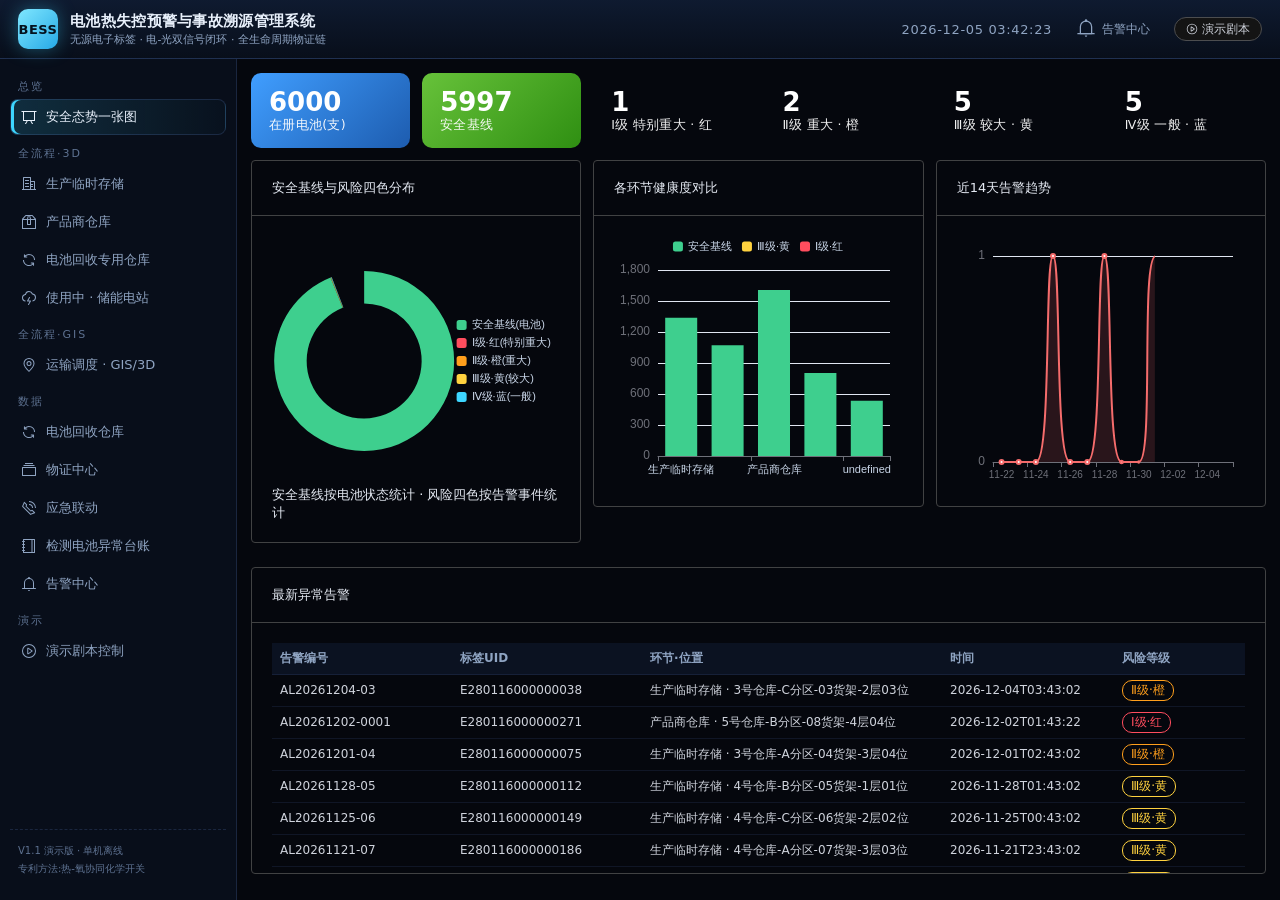
<file: index.html>
<!doctype html>
<html lang="zh-CN">
  <head>
    <meta charset="UTF-8" />
    <meta name="viewport" content="width=device-width, initial-scale=1.0" />
    <link rel="icon" href="data:," />
    <title>电池热失控预警与事故溯源管理系统</title>
    <script type="module" crossorigin src="./assets/index-D3hIKjJ8.js"></script>
    <link rel="stylesheet" crossorigin href="./assets/index-vO9jjlOz.css">
  </head>
  <body>
    <div id="app"></div>
  </body>
</html>
</file>
<file: assets/index-vO9jjlOz.css>
:root{--el-color-white:#fff;--el-color-black:#000;--el-color-primary-rgb:64, 158, 255;--el-color-success-rgb:103, 194, 58;--el-color-warning-rgb:230, 162, 60;--el-color-danger-rgb:245, 108, 108;--el-color-error-rgb:245, 108, 108;--el-color-info-rgb:144, 147, 153;--el-font-size-extra-large:20px;--el-font-size-large:18px;--el-font-size-medium:16px;--el-font-size-base:14px;--el-font-size-small:13px;--el-font-size-extra-small:12px;--el-font-family:"Helvetica Neue", Helvetica, "PingFang SC", "Hiragino Sans GB", "Microsoft YaHei", "微软雅黑", Arial, sans-serif;--el-font-weight-primary:500;--el-font-line-height-primary:24px;--el-index-normal:1;--el-index-top:1000;--el-index-popper:2000;--el-border-radius-base:4px;--el-border-radius-small:2px;--el-border-radius-round:20px;--el-border-radius-circle:100%;--el-transition-duration:.3s;--el-transition-duration-fast:.2s;--el-transition-function-ease-in-out-bezier:cubic-bezier(.645, .045, .355, 1);--el-transition-function-fast-bezier:cubic-bezier(.23, 1, .32, 1);--el-transition-all:all var(--el-transition-duration) var(--el-transition-function-ease-in-out-bezier);--el-transition-fade:opacity var(--el-transition-duration) var(--el-transition-function-fast-bezier);--el-transition-md-fade:transform var(--el-transition-duration) var(--el-transition-function-fast-bezier), opacity var(--el-transition-duration) var(--el-transition-function-fast-bezier);--el-transition-fade-linear:opacity var(--el-transition-duration-fast) linear;--el-transition-border:border-color var(--el-transition-duration-fast) var(--el-transition-function-ease-in-out-bezier);--el-transition-box-shadow:box-shadow var(--el-transition-duration-fast) var(--el-transition-function-ease-in-out-bezier);--el-transition-color:color var(--el-transition-duration-fast) var(--el-transition-function-ease-in-out-bezier);--el-component-size-large:40px;--el-component-size:32px;--el-component-size-small:24px;--lightningcss-light:initial;--lightningcss-dark: ;color-scheme:light;--el-color-primary:#409eff;--el-color-primary-light-3:#79bbff;--el-color-primary-light-5:#a0cfff;--el-color-primary-light-7:#c6e2ff;--el-color-primary-light-8:#d9ecff;--el-color-primary-light-9:#ecf5ff;--el-color-primary-dark-2:#337ecc;--el-color-success:#67c23a;--el-color-success-light-3:#95d475;--el-color-success-light-5:#b3e19d;--el-color-success-light-7:#d1edc4;--el-color-success-light-8:#e1f3d8;--el-color-success-light-9:#f0f9eb;--el-color-success-dark-2:#529b2e;--el-color-warning:#e6a23c;--el-color-warning-light-3:#eebe77;--el-color-warning-light-5:#f3d19e;--el-color-warning-light-7:#f8e3c5;--el-color-warning-light-8:#faecd8;--el-color-warning-light-9:#fdf6ec;--el-color-warning-dark-2:#b88230;--el-color-danger:#f56c6c;--el-color-danger-light-3:#f89898;--el-color-danger-light-5:#fab6b6;--el-color-danger-light-7:#fcd3d3;--el-color-danger-light-8:#fde2e2;--el-color-danger-light-9:#fef0f0;--el-color-danger-dark-2:#c45656;--el-color-error:#f56c6c;--el-color-error-light-3:#f89898;--el-color-error-light-5:#fab6b6;--el-color-error-light-7:#fcd3d3;--el-color-error-light-8:#fde2e2;--el-color-error-light-9:#fef0f0;--el-color-error-dark-2:#c45656;--el-color-info:#909399;--el-color-info-light-3:#b1b3b8;--el-color-info-light-5:#c8c9cc;--el-color-info-light-7:#dedfe0;--el-color-info-light-8:#e9e9eb;--el-color-info-light-9:#f4f4f5;--el-color-info-dark-2:#73767a;--el-bg-color:#fff;--el-bg-color-page:#f2f3f5;--el-bg-color-overlay:#fff;--el-text-color-primary:#303133;--el-text-color-regular:#606266;--el-text-color-secondary:#909399;--el-text-color-placeholder:#a8abb2;--el-text-color-disabled:#c0c4cc;--el-border-color:#dcdfe6;--el-border-color-light:#e4e7ed;--el-border-color-lighter:#ebeef5;--el-border-color-extra-light:#f2f6fc;--el-border-color-dark:#d4d7de;--el-border-color-darker:#cdd0d6;--el-fill-color:#f0f2f5;--el-fill-color-light:#f5f7fa;--el-fill-color-lighter:#fafafa;--el-fill-color-extra-light:#fafcff;--el-fill-color-dark:#ebedf0;--el-fill-color-darker:#e6e8eb;--el-fill-color-blank:#fff;--el-box-shadow:0px 12px 32px 4px #0000000a, 0px 8px 20px #00000014;--el-box-shadow-light:0px 0px 12px #0000001f;--el-box-shadow-lighter:0px 0px 6px #0000001f;--el-box-shadow-dark:0px 16px 48px 16px #00000014, 0px 12px 32px #0000001f, 0px 8px 16px -8px #00000029;--el-disabled-bg-color:var(--el-fill-color-light);--el-disabled-text-color:var(--el-text-color-placeholder);--el-disabled-border-color:var(--el-border-color-light);--el-overlay-color:#000c;--el-overlay-color-light:#000000b3;--el-overlay-color-lighter:#00000080;--el-mask-color:#ffffffe6;--el-mask-color-extra-light:#ffffff4d;--el-border-width:1px;--el-border-style:solid;--el-border-color-hover:var(--el-text-color-disabled);--el-border:var(--el-border-width) var(--el-border-style) var(--el-border-color);--el-svg-monochrome-grey:var(--el-border-color)}.fade-in-linear-enter-active,.fade-in-linear-leave-active{transition:var(--el-transition-fade-linear)}.fade-in-linear-enter-from,.fade-in-linear-leave-to{opacity:0}.el-fade-in-linear-enter-active,.el-fade-in-linear-leave-active{transition:var(--el-transition-fade-linear)}.el-fade-in-linear-enter-from,.el-fade-in-linear-leave-to{opacity:0}.el-fade-in-enter-active,.el-fade-in-leave-active{transition:all var(--el-transition-duration) cubic-bezier(.55,0,.1,1)}.el-fade-in-enter-from,.el-fade-in-leave-active{opacity:0}.el-zoom-in-center-enter-active,.el-zoom-in-center-leave-active{transition:all var(--el-transition-duration) cubic-bezier(.55,0,.1,1)}.el-zoom-in-center-enter-from,.el-zoom-in-center-leave-active{opacity:0;transform:scaleX(0)}.el-zoom-in-top-enter-active,.el-zoom-in-top-leave-active{opacity:1;transition:var(--el-transition-md-fade);transform-origin:top;transform:scaleY(1)}.el-zoom-in-top-enter-active[data-popper-placement^=top],.el-zoom-in-top-leave-active[data-popper-placement^=top]{transform-origin:bottom}.el-zoom-in-top-enter-from,.el-zoom-in-top-leave-active{opacity:0;transform:scaleY(0)}.el-zoom-in-bottom-enter-active,.el-zoom-in-bottom-leave-active{opacity:1;transition:var(--el-transition-md-fade);transform-origin:bottom;transform:scaleY(1)}.el-zoom-in-bottom-enter-from,.el-zoom-in-bottom-leave-active{opacity:0;transform:scaleY(0)}.el-zoom-in-left-enter-active,.el-zoom-in-left-leave-active{opacity:1;transition:var(--el-transition-md-fade);transform-origin:0 0;transform:scale(1)}.el-zoom-in-left-enter-from,.el-zoom-in-left-leave-active{opacity:0;transform:scale(.45)}.collapse-transition{transition:var(--el-transition-duration) height ease-in-out,var(--el-transition-duration) padding-top ease-in-out,var(--el-transition-duration) padding-bottom ease-in-out}.el-collapse-transition-leave-active,.el-collapse-transition-enter-active{transition:var(--el-transition-duration) max-height ease-in-out,var(--el-transition-duration) padding-top ease-in-out,var(--el-transition-duration) padding-bottom ease-in-out}.horizontal-collapse-transition{transition:var(--el-transition-duration) width ease-in-out,var(--el-transition-duration) padding-left ease-in-out,var(--el-transition-duration) padding-right ease-in-out}.el-list-enter-active,.el-list-leave-active{transition:all 1s}.el-list-enter-from,.el-list-leave-to{opacity:0;transform:translateY(-30px)}.el-list-leave-active{position:absolute!important}.el-opacity-transition{transition:opacity var(--el-transition-duration) cubic-bezier(.55,0,.1,1)}.el-icon--right{margin-left:5px}.el-icon--left{margin-right:5px}@keyframes rotating{0%{transform:rotate(0)}to{transform:rotate(360deg)}}.el-icon{--color:inherit;fill:currentColor;width:1em;height:1em;color:var(--color);line-height:1em;font-size:inherit;justify-content:center;align-items:center;display:inline-flex;position:relative}.el-icon.is-loading{animation:2s linear infinite rotating}.el-icon svg{width:1em;height:1em}.el-affix--fixed{position:fixed}.el-alert{--el-alert-padding:8px 16px;--el-alert-border-radius-base:var(--el-border-radius-base);--el-alert-title-font-size:14px;--el-alert-title-with-description-font-size:16px;--el-alert-description-font-size:14px;--el-alert-close-font-size:16px;--el-alert-close-customed-font-size:14px;--el-alert-icon-size:16px;--el-alert-icon-large-size:28px;width:100%;padding:var(--el-alert-padding);box-sizing:border-box;border-radius:var(--el-alert-border-radius-base);background-color:var(--el-color-white);opacity:1;transition:opacity var(--el-transition-duration-fast);align-items:center;margin:0;display:flex;position:relative;overflow:hidden}.el-alert.is-light .el-alert__close-btn{color:var(--el-text-color-placeholder)}.el-alert.is-dark .el-alert__close-btn,.el-alert.is-dark .el-alert__description{color:var(--el-color-white)}.el-alert.is-center{justify-content:center}.el-alert--primary{--el-alert-bg-color:var(--el-color-primary-light-9)}.el-alert--primary.is-light{background-color:var(--el-alert-bg-color);color:var(--el-color-primary)}.el-alert--primary.is-light .el-alert__description{color:var(--el-color-primary)}.el-alert--primary.is-dark{background-color:var(--el-color-primary);color:var(--el-color-white)}.el-alert--success{--el-alert-bg-color:var(--el-color-success-light-9)}.el-alert--success.is-light{background-color:var(--el-alert-bg-color);color:var(--el-color-success)}.el-alert--success.is-light .el-alert__description{color:var(--el-color-success)}.el-alert--success.is-dark{background-color:var(--el-color-success);color:var(--el-color-white)}.el-alert--info{--el-alert-bg-color:var(--el-color-info-light-9)}.el-alert--info.is-light{background-color:var(--el-alert-bg-color);color:var(--el-color-info)}.el-alert--info.is-light .el-alert__description{color:var(--el-color-info)}.el-alert--info.is-dark{background-color:var(--el-color-info);color:var(--el-color-white)}.el-alert--warning{--el-alert-bg-color:var(--el-color-warning-light-9)}.el-alert--warning.is-light{background-color:var(--el-alert-bg-color);color:var(--el-color-warning)}.el-alert--warning.is-light .el-alert__description{color:var(--el-color-warning)}.el-alert--warning.is-dark{background-color:var(--el-color-warning);color:var(--el-color-white)}.el-alert--error{--el-alert-bg-color:var(--el-color-error-light-9)}.el-alert--error.is-light{background-color:var(--el-alert-bg-color);color:var(--el-color-error)}.el-alert--error.is-light .el-alert__description{color:var(--el-color-error)}.el-alert--error.is-dark{background-color:var(--el-color-error);color:var(--el-color-white)}.el-alert__content{flex-direction:column;gap:4px;display:flex}.el-alert .el-alert__icon{font-size:var(--el-alert-icon-size);width:var(--el-alert-icon-size);margin-right:8px}.el-alert .el-alert__icon.is-big{font-size:var(--el-alert-icon-large-size);width:var(--el-alert-icon-large-size);margin-right:12px}.el-alert__title{font-size:var(--el-alert-title-font-size);line-height:24px}.el-alert__title.with-description{font-size:var(--el-alert-title-with-description-font-size)}.el-alert .el-alert__description{font-size:var(--el-alert-description-font-size);margin:0}.el-alert .el-alert__close-btn{font-size:var(--el-alert-close-font-size);opacity:1;cursor:pointer;position:absolute;top:12px;right:16px}.el-alert .el-alert__close-btn.is-customed{font-style:normal;font-size:var(--el-alert-close-customed-font-size);line-height:24px;top:8px}.el-alert-fade-enter-from,.el-alert-fade-leave-active{opacity:0}.el-aside{box-sizing:border-box;width:var(--el-aside-width,300px);flex-shrink:0;overflow:auto}.el-autocomplete{--el-input-text-color:var(--el-text-color-regular);--el-input-border:var(--el-border);--el-input-hover-border:var(--el-border-color-hover);--el-input-focus-border:var(--el-color-primary);--el-input-transparent-border:0 0 0 1px transparent inset;--el-input-border-color:var(--el-border-color);--el-input-border-radius:var(--el-border-radius-base);--el-input-bg-color:var(--el-fill-color-blank);--el-input-icon-color:var(--el-text-color-placeholder);--el-input-placeholder-color:var(--el-text-color-placeholder);--el-input-hover-border-color:var(--el-border-color-hover);--el-input-clear-hover-color:var(--el-text-color-secondary);--el-input-focus-border-color:var(--el-color-primary);--el-input-width:100%;width:var(--el-input-width);display:inline-block;position:relative}.el-autocomplete__popper.el-popper{background:var(--el-bg-color-overlay);border:1px solid var(--el-border-color-light);box-shadow:var(--el-box-shadow-light)}.el-autocomplete__popper.el-popper .el-popper__arrow:before{border:1px solid var(--el-border-color-light)}.el-autocomplete__popper.el-popper[data-popper-placement^=top] .el-popper__arrow:before{border-top-color:#0000;border-left-color:#0000}.el-autocomplete__popper.el-popper[data-popper-placement^=bottom] .el-popper__arrow:before{border-bottom-color:#0000;border-right-color:#0000}.el-autocomplete__popper.el-popper[data-popper-placement^=left] .el-popper__arrow:before{border-bottom-color:#0000;border-left-color:#0000}.el-autocomplete__popper.el-popper[data-popper-placement^=right] .el-popper__arrow:before{border-top-color:#0000;border-right-color:#0000}.el-autocomplete-suggestion{border-radius:var(--el-border-radius-base);box-sizing:border-box}.el-autocomplete-suggestion__header{border-bottom:1px solid var(--el-border-color-lighter);padding:10px}.el-autocomplete-suggestion__footer{border-top:1px solid var(--el-border-color-lighter);padding:10px}.el-autocomplete-suggestion__wrap{box-sizing:border-box;max-height:280px;padding:10px 0}.el-autocomplete-suggestion__list{margin:0;padding:0}.el-autocomplete-suggestion li{cursor:pointer;color:var(--el-text-color-regular);line-height:34px;font-size:var(--el-font-size-base);text-align:left;text-overflow:ellipsis;white-space:nowrap;margin:0;padding:0 20px;list-style:none;overflow:hidden}.el-autocomplete-suggestion li:hover,.el-autocomplete-suggestion li.highlighted{background-color:var(--el-fill-color-light)}.el-autocomplete-suggestion li.divider{border-top:1px solid var(--el-color-black);margin-top:6px}.el-autocomplete-suggestion li.divider:last-child{margin-bottom:-6px}.el-autocomplete-suggestion.is-loading li{cursor:default;height:100px;color:var(--el-text-color-secondary);justify-content:center;align-items:center;font-size:20px;display:flex}.el-autocomplete-suggestion.is-loading li:hover{background-color:var(--el-bg-color-overlay)}.el-avatar{--el-avatar-text-color:var(--el-color-white);--el-avatar-bg-color:var(--el-text-color-disabled);--el-avatar-text-size:14px;--el-avatar-icon-size:18px;--el-avatar-border-radius:var(--el-border-radius-base);--el-avatar-size-large:56px;--el-avatar-size:40px;--el-avatar-size-small:24px;box-sizing:border-box;text-align:center;color:var(--el-avatar-text-color);background:var(--el-avatar-bg-color);width:var(--el-avatar-size);height:var(--el-avatar-size);font-size:var(--el-avatar-text-size);outline:none;justify-content:center;align-items:center;display:inline-flex;overflow:hidden}.el-avatar>img{width:100%;height:100%;display:block}.el-avatar--circle{border-radius:50%}.el-avatar--square{border-radius:var(--el-avatar-border-radius)}.el-avatar--icon{font-size:var(--el-avatar-icon-size)}.el-avatar--small{--el-avatar-size:24px}.el-avatar--large{--el-avatar-size:56px}.el-avatar-group{--el-avatar-group-item-gap:-8px;--el-avatar-group-collapse-item-gap:4px;display:inline-flex}.el-avatar-group .el-avatar{border:1px solid var(--el-border-color-extra-light)}.el-avatar-group .el-avatar:not(:first-child){margin-left:var(--el-avatar-group-item-gap)}.el-avatar-group__collapse-avatars{--el-avatar-group-item-gap:-8px;--el-avatar-group-collapse-item-gap:4px}.el-avatar-group__collapse-avatars .el-avatar:not(:first-child){margin-left:var(--el-avatar-group-collapse-item-gap)}.el-backtop{--el-backtop-bg-color:var(--el-bg-color-overlay);--el-backtop-text-color:var(--el-color-primary);--el-backtop-hover-bg-color:var(--el-border-color-extra-light);background-color:var(--el-backtop-bg-color);width:40px;height:40px;color:var(--el-backtop-text-color);box-shadow:var(--el-box-shadow-lighter);cursor:pointer;z-index:5;border-radius:50%;justify-content:center;align-items:center;font-size:20px;display:flex;position:fixed}.el-backtop:hover{background-color:var(--el-backtop-hover-bg-color)}.el-backtop__icon{font-size:20px}.el-badge{--el-badge-bg-color:var(--el-color-danger);--el-badge-radius:10px;--el-badge-font-size:12px;--el-badge-padding:6px;--el-badge-size:18px;vertical-align:middle;width:-moz-fit-content;width:fit-content;display:inline-block;position:relative}.el-badge__content{background-color:var(--el-badge-bg-color);border-radius:var(--el-badge-radius);color:var(--el-color-white);font-size:var(--el-badge-font-size);height:var(--el-badge-size);padding:0 var(--el-badge-padding);white-space:nowrap;border:1px solid var(--el-bg-color);justify-content:center;align-items:center;display:inline-flex}.el-badge__content.is-fixed{top:0;right:calc(1px + var(--el-badge-size) / 2);z-index:var(--el-index-normal);position:absolute;transform:translateY(-50%)translate(100%)}.el-badge__content.is-fixed.is-dot{right:5px}.el-badge__content.is-dot{border-radius:50%;width:8px;height:8px;padding:0;right:0}.el-badge__content.is-hide-zero{display:none}.el-badge__content--primary{background-color:var(--el-color-primary)}.el-badge__content--success{background-color:var(--el-color-success)}.el-badge__content--warning{background-color:var(--el-color-warning)}.el-badge__content--info{background-color:var(--el-color-info)}.el-badge__content--danger{background-color:var(--el-color-danger)}.el-breadcrumb__separator{color:var(--el-text-color-placeholder);margin:0 9px;font-weight:700}.el-breadcrumb__separator.el-icon{margin:0 6px;font-weight:400}.el-breadcrumb__separator.el-icon svg{vertical-align:middle}.el-breadcrumb__item{float:left;align-items:center;display:inline-flex}.el-breadcrumb__inner{color:var(--el-text-color-regular)}.el-breadcrumb__inner.is-link,.el-breadcrumb__inner a{transition:var(--el-transition-color);color:var(--el-text-color-primary);font-weight:700;text-decoration:none}.el-breadcrumb__inner.is-link:hover,.el-breadcrumb__inner a:hover{color:var(--el-color-primary);cursor:pointer}.el-breadcrumb__item:last-child .el-breadcrumb__inner,.el-breadcrumb__item:last-child .el-breadcrumb__inner:hover,.el-breadcrumb__item:last-child .el-breadcrumb__inner a,.el-breadcrumb__item:last-child .el-breadcrumb__inner a:hover{color:var(--el-text-color-regular);cursor:text;font-weight:400}.el-breadcrumb__item:last-child .el-breadcrumb__separator{display:none}.el-breadcrumb{font-size:14px;line-height:1}.el-breadcrumb:before,.el-breadcrumb:after{content:"";display:table}.el-breadcrumb:after{clear:both}.el-button-group>.el-button+.el-button{margin-left:0}.el-button-group>.el-button:first-child:last-child{border-top-right-radius:var(--el-border-radius-base);border-bottom-right-radius:var(--el-border-radius-base);border-top-left-radius:var(--el-border-radius-base);border-bottom-left-radius:var(--el-border-radius-base)}.el-button-group>.el-button:first-child:last-child.is-round{border-radius:var(--el-border-radius-round)}.el-button-group>.el-button:first-child:last-child.is-circle{border-radius:50%}.el-button-group>.el-button:not(:first-child):not(:last-child){border-radius:0}.el-button-group>.el-button:hover,.el-button-group>.el-button:focus,.el-button-group>.el-button:active,.el-button-group>.el-button.is-active{z-index:1}.el-button-group--horizontal{vertical-align:middle;display:inline-block}.el-button-group--horizontal:before,.el-button-group--horizontal:after{content:"";display:table}.el-button-group--horizontal:after{clear:both}.el-button-group--horizontal>.el-button{float:left;position:relative}.el-button-group--horizontal>.el-button:first-child{border-top-right-radius:0;border-bottom-right-radius:0}.el-button-group--horizontal>.el-button:last-child{border-top-left-radius:0;border-bottom-left-radius:0}.el-button-group--horizontal>.el-button:not(:last-child){margin-right:-1px}.el-button-group--horizontal .el-button--primary:first-child{border-right-color:var(--el-button-divide-border-color)}.el-button-group--horizontal .el-button--primary:last-child{border-left-color:var(--el-button-divide-border-color)}.el-button-group--horizontal .el-button--primary:not(:first-child):not(:last-child){border-left-color:var(--el-button-divide-border-color);border-right-color:var(--el-button-divide-border-color)}.el-button-group--horizontal .el-button--success:first-child{border-right-color:var(--el-button-divide-border-color)}.el-button-group--horizontal .el-button--success:last-child{border-left-color:var(--el-button-divide-border-color)}.el-button-group--horizontal .el-button--success:not(:first-child):not(:last-child){border-left-color:var(--el-button-divide-border-color);border-right-color:var(--el-button-divide-border-color)}.el-button-group--horizontal .el-button--warning:first-child{border-right-color:var(--el-button-divide-border-color)}.el-button-group--horizontal .el-button--warning:last-child{border-left-color:var(--el-button-divide-border-color)}.el-button-group--horizontal .el-button--warning:not(:first-child):not(:last-child){border-left-color:var(--el-button-divide-border-color);border-right-color:var(--el-button-divide-border-color)}.el-button-group--horizontal .el-button--danger:first-child{border-right-color:var(--el-button-divide-border-color)}.el-button-group--horizontal .el-button--danger:last-child{border-left-color:var(--el-button-divide-border-color)}.el-button-group--horizontal .el-button--danger:not(:first-child):not(:last-child){border-left-color:var(--el-button-divide-border-color);border-right-color:var(--el-button-divide-border-color)}.el-button-group--horizontal .el-button--info:first-child{border-right-color:var(--el-button-divide-border-color)}.el-button-group--horizontal .el-button--info:last-child{border-left-color:var(--el-button-divide-border-color)}.el-button-group--horizontal .el-button--info:not(:first-child):not(:last-child){border-left-color:var(--el-button-divide-border-color);border-right-color:var(--el-button-divide-border-color)}.el-button-group--horizontal>.el-dropdown>.el-button{border-left-color:var(--el-button-divide-border-color);border-top-left-radius:0;border-bottom-left-radius:0}.el-button-group--vertical{flex-direction:column;align-items:stretch;display:inline-flex}.el-button-group--vertical>.el-button{margin-top:-1px}.el-button-group--vertical>.el-button:first-child{border-bottom-right-radius:0;border-bottom-left-radius:0}.el-button-group--vertical>.el-button:last-child{border-top-left-radius:0;border-top-right-radius:0}.el-button-group--vertical>.el-dropdown{margin-top:-1px}.el-button-group--vertical>.el-dropdown>.el-button{border-left-color:var(--el-button-divide-border-color);border-top-left-radius:0;border-top-right-radius:0}.el-button-group--vertical .el-button--primary:first-child{border-bottom-color:var(--el-button-divide-border-color)}.el-button-group--vertical .el-button--primary:last-child{border-top-color:var(--el-button-divide-border-color)}.el-button-group--vertical .el-button--primary:not(:first-child):not(:last-child){border-top-color:var(--el-button-divide-border-color);border-bottom-color:var(--el-button-divide-border-color)}.el-button-group--vertical .el-button--success:first-child{border-bottom-color:var(--el-button-divide-border-color)}.el-button-group--vertical .el-button--success:last-child{border-top-color:var(--el-button-divide-border-color)}.el-button-group--vertical .el-button--success:not(:first-child):not(:last-child){border-top-color:var(--el-button-divide-border-color);border-bottom-color:var(--el-button-divide-border-color)}.el-button-group--vertical .el-button--warning:first-child{border-bottom-color:var(--el-button-divide-border-color)}.el-button-group--vertical .el-button--warning:last-child{border-top-color:var(--el-button-divide-border-color)}.el-button-group--vertical .el-button--warning:not(:first-child):not(:last-child){border-top-color:var(--el-button-divide-border-color);border-bottom-color:var(--el-button-divide-border-color)}.el-button-group--vertical .el-button--danger:first-child{border-bottom-color:var(--el-button-divide-border-color)}.el-button-group--vertical .el-button--danger:last-child{border-top-color:var(--el-button-divide-border-color)}.el-button-group--vertical .el-button--danger:not(:first-child):not(:last-child){border-top-color:var(--el-button-divide-border-color);border-bottom-color:var(--el-button-divide-border-color)}.el-button-group--vertical .el-button--info:first-child{border-bottom-color:var(--el-button-divide-border-color)}.el-button-group--vertical .el-button--info:last-child{border-top-color:var(--el-button-divide-border-color)}.el-button-group--vertical .el-button--info:not(:first-child):not(:last-child){border-top-color:var(--el-button-divide-border-color);border-bottom-color:var(--el-button-divide-border-color)}.el-button{--el-button-font-weight:var(--el-font-weight-primary);--el-button-border-color:var(--el-border-color);--el-button-bg-color:var(--el-fill-color-blank);--el-button-text-color:var(--el-text-color-regular);--el-button-disabled-text-color:var(--el-disabled-text-color);--el-button-disabled-bg-color:var(--el-fill-color-blank);--el-button-disabled-border-color:var(--el-border-color-light);--el-button-divide-border-color:#ffffff80;--el-button-hover-text-color:var(--el-color-primary);--el-button-hover-bg-color:var(--el-color-primary-light-9);--el-button-hover-border-color:var(--el-color-primary-light-7);--el-button-active-text-color:var(--el-button-hover-text-color);--el-button-active-border-color:var(--el-color-primary);--el-button-active-bg-color:var(--el-button-hover-bg-color);--el-button-outline-color:var(--el-color-primary-light-5);--el-button-hover-link-text-color:var(--el-text-color-secondary);--el-button-active-color:var(--el-text-color-primary);white-space:nowrap;cursor:pointer;height:32px;color:var(--el-button-text-color);text-align:center;box-sizing:border-box;line-height:1;font-weight:var(--el-button-font-weight);-webkit-user-select:none;user-select:none;vertical-align:middle;-webkit-appearance:none;background-color:var(--el-button-bg-color);border:var(--el-border);border-color:var(--el-button-border-color);outline:none;justify-content:center;align-items:center;transition:all .1s;display:inline-flex}.el-button:hover{color:var(--el-button-hover-text-color);border-color:var(--el-button-hover-border-color);background-color:var(--el-button-hover-bg-color);outline:none}.el-button:active{color:var(--el-button-active-text-color);border-color:var(--el-button-active-border-color);background-color:var(--el-button-active-bg-color);outline:none}.el-button:focus-visible{outline:2px solid var(--el-button-outline-color);outline-offset:1px;transition:outline-offset,outline}.el-button>span{align-items:center;display:inline-flex}.el-button+.el-button{margin-left:12px}.el-button{font-size:var(--el-font-size-base);border-radius:var(--el-border-radius-base);padding:8px 15px}.el-button.is-round{padding:8px 15px}.el-button::-moz-focus-inner{border:0}.el-button [class*=el-icon]+span{margin-left:6px}.el-button [class*=el-icon] svg{vertical-align:bottom}.el-button.is-plain{--el-button-hover-text-color:var(--el-color-primary);--el-button-hover-bg-color:var(--el-fill-color-blank);--el-button-hover-border-color:var(--el-color-primary)}.el-button.is-active{color:var(--el-button-active-text-color);border-color:var(--el-button-active-border-color);background-color:var(--el-button-active-bg-color);outline:none}.el-button.is-disabled,.el-button.is-disabled:hover{color:var(--el-button-disabled-text-color);cursor:not-allowed;background-image:none;background-color:var(--el-button-disabled-bg-color);border-color:var(--el-button-disabled-border-color)}.el-button.is-loading{pointer-events:none;position:relative}.el-button.is-loading:before{z-index:1;pointer-events:none;content:"";border-radius:inherit;background-color:var(--el-mask-color-extra-light);position:absolute;top:-1px;bottom:-1px;left:-1px;right:-1px}.el-button.is-round{border-radius:var(--el-border-radius-round)}.el-button.is-dashed{--el-button-hover-text-color:var(--el-color-primary);--el-button-hover-bg-color:var(--el-fill-color-blank);--el-button-hover-border-color:var(--el-color-primary);border-style:dashed}.el-button.is-circle{border-radius:50%;width:32px;padding:8px}.el-button.is-text{color:var(--el-button-text-color);background-color:#0000;border:0 solid #0000}.el-button.is-text.is-disabled{color:var(--el-button-disabled-text-color);background-color:#0000!important}.el-button.is-text:not(.is-disabled):hover{background-color:var(--el-fill-color-light)}.el-button.is-text:not(.is-disabled):focus-visible{outline:2px solid var(--el-button-outline-color);outline-offset:1px;transition:outline-offset,outline}.el-button.is-text:not(.is-disabled):active{background-color:var(--el-fill-color)}.el-button.is-text:not(.is-disabled).is-has-bg{background-color:var(--el-fill-color-light)}.el-button.is-text:not(.is-disabled).is-has-bg:hover{background-color:var(--el-fill-color)}.el-button.is-text:not(.is-disabled).is-has-bg:active{background-color:var(--el-fill-color-dark)}.el-button__text--expand{letter-spacing:.3em;margin-right:-.3em}.el-button.is-link{color:var(--el-button-text-color);background:0 0;border-color:#0000;height:auto;padding:2px}.el-button.is-link:hover{color:var(--el-button-hover-link-text-color)}.el-button.is-link.is-disabled{color:var(--el-button-disabled-text-color);background-color:#0000!important;border-color:#0000!important}.el-button.is-link:not(.is-disabled):hover{background-color:#0000;border-color:#0000}.el-button.is-link:not(.is-disabled):active{color:var(--el-button-active-color);background-color:#0000;border-color:#0000}.el-button--text{color:var(--el-color-primary);background:0 0;border-color:#0000;padding-left:0;padding-right:0}.el-button--text.is-disabled{color:var(--el-button-disabled-text-color);background-color:#0000!important;border-color:#0000!important}.el-button--text:not(.is-disabled):hover{color:var(--el-color-primary-light-3);background-color:#0000;border-color:#0000}.el-button--text:not(.is-disabled):active{color:var(--el-color-primary-dark-2);background-color:#0000;border-color:#0000}.el-button__link--expand{letter-spacing:.3em;margin-right:-.3em}.el-button--primary{--el-button-text-color:var(--el-color-white);--el-button-bg-color:var(--el-color-primary);--el-button-border-color:var(--el-color-primary);--el-button-outline-color:var(--el-color-primary-light-5);--el-button-active-color:var(--el-color-primary-dark-2);--el-button-hover-text-color:var(--el-color-white);--el-button-hover-link-text-color:var(--el-color-primary-light-5);--el-button-hover-bg-color:var(--el-color-primary-light-3);--el-button-hover-border-color:var(--el-color-primary-light-3);--el-button-active-bg-color:var(--el-color-primary-dark-2);--el-button-active-border-color:var(--el-color-primary-dark-2);--el-button-disabled-text-color:var(--el-color-white);--el-button-disabled-bg-color:var(--el-color-primary-light-5);--el-button-disabled-border-color:var(--el-color-primary-light-5)}.el-button--primary.is-plain,.el-button--primary.is-text,.el-button--primary.is-link{--el-button-text-color:var(--el-color-primary);--el-button-bg-color:var(--el-color-primary-light-9);--el-button-border-color:var(--el-color-primary-light-5);--el-button-hover-text-color:var(--el-color-white);--el-button-hover-bg-color:var(--el-color-primary);--el-button-hover-border-color:var(--el-color-primary);--el-button-active-text-color:var(--el-color-white)}.el-button--primary.is-plain.is-disabled,.el-button--primary.is-plain.is-disabled:hover,.el-button--primary.is-plain.is-disabled:focus,.el-button--primary.is-plain.is-disabled:active,.el-button--primary.is-text.is-disabled,.el-button--primary.is-text.is-disabled:hover,.el-button--primary.is-text.is-disabled:focus,.el-button--primary.is-text.is-disabled:active,.el-button--primary.is-link.is-disabled,.el-button--primary.is-link.is-disabled:hover,.el-button--primary.is-link.is-disabled:focus,.el-button--primary.is-link.is-disabled:active{color:var(--el-color-primary-light-5);background-color:var(--el-color-primary-light-9);border-color:var(--el-color-primary-light-8)}.el-button--primary.is-dashed{--el-button-text-color:var(--el-color-primary);--el-button-bg-color:var(--el-color-primary-light-9);--el-button-border-color:var(--el-color-primary-light-5);--el-button-hover-text-color:var(--el-color-primary);--el-button-hover-bg-color:var(--el-color-primary-light-9);--el-button-hover-border-color:var(--el-color-primary-light-3);--el-button-active-text-color:var(--el-color-primary-dark-2);--el-button-active-bg-color:var(--el-color-primary-light-9);--el-button-active-border-color:var(--el-color-primary-dark-2)}.el-button--primary.is-dashed.is-disabled,.el-button--primary.is-dashed.is-disabled:hover,.el-button--primary.is-dashed.is-disabled:focus,.el-button--primary.is-dashed.is-disabled:active{color:var(--el-color-primary-light-5);background-color:var(--el-color-primary-light-9);border-color:var(--el-color-primary-light-8)}.el-button--success{--el-button-text-color:var(--el-color-white);--el-button-bg-color:var(--el-color-success);--el-button-border-color:var(--el-color-success);--el-button-outline-color:var(--el-color-success-light-5);--el-button-active-color:var(--el-color-success-dark-2);--el-button-hover-text-color:var(--el-color-white);--el-button-hover-link-text-color:var(--el-color-success-light-5);--el-button-hover-bg-color:var(--el-color-success-light-3);--el-button-hover-border-color:var(--el-color-success-light-3);--el-button-active-bg-color:var(--el-color-success-dark-2);--el-button-active-border-color:var(--el-color-success-dark-2);--el-button-disabled-text-color:var(--el-color-white);--el-button-disabled-bg-color:var(--el-color-success-light-5);--el-button-disabled-border-color:var(--el-color-success-light-5)}.el-button--success.is-plain,.el-button--success.is-text,.el-button--success.is-link{--el-button-text-color:var(--el-color-success);--el-button-bg-color:var(--el-color-success-light-9);--el-button-border-color:var(--el-color-success-light-5);--el-button-hover-text-color:var(--el-color-white);--el-button-hover-bg-color:var(--el-color-success);--el-button-hover-border-color:var(--el-color-success);--el-button-active-text-color:var(--el-color-white)}.el-button--success.is-plain.is-disabled,.el-button--success.is-plain.is-disabled:hover,.el-button--success.is-plain.is-disabled:focus,.el-button--success.is-plain.is-disabled:active,.el-button--success.is-text.is-disabled,.el-button--success.is-text.is-disabled:hover,.el-button--success.is-text.is-disabled:focus,.el-button--success.is-text.is-disabled:active,.el-button--success.is-link.is-disabled,.el-button--success.is-link.is-disabled:hover,.el-button--success.is-link.is-disabled:focus,.el-button--success.is-link.is-disabled:active{color:var(--el-color-success-light-5);background-color:var(--el-color-success-light-9);border-color:var(--el-color-success-light-8)}.el-button--success.is-dashed{--el-button-text-color:var(--el-color-success);--el-button-bg-color:var(--el-color-success-light-9);--el-button-border-color:var(--el-color-success-light-5);--el-button-hover-text-color:var(--el-color-success);--el-button-hover-bg-color:var(--el-color-success-light-9);--el-button-hover-border-color:var(--el-color-success-light-3);--el-button-active-text-color:var(--el-color-success-dark-2);--el-button-active-bg-color:var(--el-color-success-light-9);--el-button-active-border-color:var(--el-color-success-dark-2)}.el-button--success.is-dashed.is-disabled,.el-button--success.is-dashed.is-disabled:hover,.el-button--success.is-dashed.is-disabled:focus,.el-button--success.is-dashed.is-disabled:active{color:var(--el-color-success-light-5);background-color:var(--el-color-success-light-9);border-color:var(--el-color-success-light-8)}.el-button--warning{--el-button-text-color:var(--el-color-white);--el-button-bg-color:var(--el-color-warning);--el-button-border-color:var(--el-color-warning);--el-button-outline-color:var(--el-color-warning-light-5);--el-button-active-color:var(--el-color-warning-dark-2);--el-button-hover-text-color:var(--el-color-white);--el-button-hover-link-text-color:var(--el-color-warning-light-5);--el-button-hover-bg-color:var(--el-color-warning-light-3);--el-button-hover-border-color:var(--el-color-warning-light-3);--el-button-active-bg-color:var(--el-color-warning-dark-2);--el-button-active-border-color:var(--el-color-warning-dark-2);--el-button-disabled-text-color:var(--el-color-white);--el-button-disabled-bg-color:var(--el-color-warning-light-5);--el-button-disabled-border-color:var(--el-color-warning-light-5)}.el-button--warning.is-plain,.el-button--warning.is-text,.el-button--warning.is-link{--el-button-text-color:var(--el-color-warning);--el-button-bg-color:var(--el-color-warning-light-9);--el-button-border-color:var(--el-color-warning-light-5);--el-button-hover-text-color:var(--el-color-white);--el-button-hover-bg-color:var(--el-color-warning);--el-button-hover-border-color:var(--el-color-warning);--el-button-active-text-color:var(--el-color-white)}.el-button--warning.is-plain.is-disabled,.el-button--warning.is-plain.is-disabled:hover,.el-button--warning.is-plain.is-disabled:focus,.el-button--warning.is-plain.is-disabled:active,.el-button--warning.is-text.is-disabled,.el-button--warning.is-text.is-disabled:hover,.el-button--warning.is-text.is-disabled:focus,.el-button--warning.is-text.is-disabled:active,.el-button--warning.is-link.is-disabled,.el-button--warning.is-link.is-disabled:hover,.el-button--warning.is-link.is-disabled:focus,.el-button--warning.is-link.is-disabled:active{color:var(--el-color-warning-light-5);background-color:var(--el-color-warning-light-9);border-color:var(--el-color-warning-light-8)}.el-button--warning.is-dashed{--el-button-text-color:var(--el-color-warning);--el-button-bg-color:var(--el-color-warning-light-9);--el-button-border-color:var(--el-color-warning-light-5);--el-button-hover-text-color:var(--el-color-warning);--el-button-hover-bg-color:var(--el-color-warning-light-9);--el-button-hover-border-color:var(--el-color-warning-light-3);--el-button-active-text-color:var(--el-color-warning-dark-2);--el-button-active-bg-color:var(--el-color-warning-light-9);--el-button-active-border-color:var(--el-color-warning-dark-2)}.el-button--warning.is-dashed.is-disabled,.el-button--warning.is-dashed.is-disabled:hover,.el-button--warning.is-dashed.is-disabled:focus,.el-button--warning.is-dashed.is-disabled:active{color:var(--el-color-warning-light-5);background-color:var(--el-color-warning-light-9);border-color:var(--el-color-warning-light-8)}.el-button--danger{--el-button-text-color:var(--el-color-white);--el-button-bg-color:var(--el-color-danger);--el-button-border-color:var(--el-color-danger);--el-button-outline-color:var(--el-color-danger-light-5);--el-button-active-color:var(--el-color-danger-dark-2);--el-button-hover-text-color:var(--el-color-white);--el-button-hover-link-text-color:var(--el-color-danger-light-5);--el-button-hover-bg-color:var(--el-color-danger-light-3);--el-button-hover-border-color:var(--el-color-danger-light-3);--el-button-active-bg-color:var(--el-color-danger-dark-2);--el-button-active-border-color:var(--el-color-danger-dark-2);--el-button-disabled-text-color:var(--el-color-white);--el-button-disabled-bg-color:var(--el-color-danger-light-5);--el-button-disabled-border-color:var(--el-color-danger-light-5)}.el-button--danger.is-plain,.el-button--danger.is-text,.el-button--danger.is-link{--el-button-text-color:var(--el-color-danger);--el-button-bg-color:var(--el-color-danger-light-9);--el-button-border-color:var(--el-color-danger-light-5);--el-button-hover-text-color:var(--el-color-white);--el-button-hover-bg-color:var(--el-color-danger);--el-button-hover-border-color:var(--el-color-danger);--el-button-active-text-color:var(--el-color-white)}.el-button--danger.is-plain.is-disabled,.el-button--danger.is-plain.is-disabled:hover,.el-button--danger.is-plain.is-disabled:focus,.el-button--danger.is-plain.is-disabled:active,.el-button--danger.is-text.is-disabled,.el-button--danger.is-text.is-disabled:hover,.el-button--danger.is-text.is-disabled:focus,.el-button--danger.is-text.is-disabled:active,.el-button--danger.is-link.is-disabled,.el-button--danger.is-link.is-disabled:hover,.el-button--danger.is-link.is-disabled:focus,.el-button--danger.is-link.is-disabled:active{color:var(--el-color-danger-light-5);background-color:var(--el-color-danger-light-9);border-color:var(--el-color-danger-light-8)}.el-button--danger.is-dashed{--el-button-text-color:var(--el-color-danger);--el-button-bg-color:var(--el-color-danger-light-9);--el-button-border-color:var(--el-color-danger-light-5);--el-button-hover-text-color:var(--el-color-danger);--el-button-hover-bg-color:var(--el-color-danger-light-9);--el-button-hover-border-color:var(--el-color-danger-light-3);--el-button-active-text-color:var(--el-color-danger-dark-2);--el-button-active-bg-color:var(--el-color-danger-light-9);--el-button-active-border-color:var(--el-color-danger-dark-2)}.el-button--danger.is-dashed.is-disabled,.el-button--danger.is-dashed.is-disabled:hover,.el-button--danger.is-dashed.is-disabled:focus,.el-button--danger.is-dashed.is-disabled:active{color:var(--el-color-danger-light-5);background-color:var(--el-color-danger-light-9);border-color:var(--el-color-danger-light-8)}.el-button--info{--el-button-text-color:var(--el-color-white);--el-button-bg-color:var(--el-color-info);--el-button-border-color:var(--el-color-info);--el-button-outline-color:var(--el-color-info-light-5);--el-button-active-color:var(--el-color-info-dark-2);--el-button-hover-text-color:var(--el-color-white);--el-button-hover-link-text-color:var(--el-color-info-light-5);--el-button-hover-bg-color:var(--el-color-info-light-3);--el-button-hover-border-color:var(--el-color-info-light-3);--el-button-active-bg-color:var(--el-color-info-dark-2);--el-button-active-border-color:var(--el-color-info-dark-2);--el-button-disabled-text-color:var(--el-color-white);--el-button-disabled-bg-color:var(--el-color-info-light-5);--el-button-disabled-border-color:var(--el-color-info-light-5)}.el-button--info.is-plain,.el-button--info.is-text,.el-button--info.is-link{--el-button-text-color:var(--el-color-info);--el-button-bg-color:var(--el-color-info-light-9);--el-button-border-color:var(--el-color-info-light-5);--el-button-hover-text-color:var(--el-color-white);--el-button-hover-bg-color:var(--el-color-info);--el-button-hover-border-color:var(--el-color-info);--el-button-active-text-color:var(--el-color-white)}.el-button--info.is-plain.is-disabled,.el-button--info.is-plain.is-disabled:hover,.el-button--info.is-plain.is-disabled:focus,.el-button--info.is-plain.is-disabled:active,.el-button--info.is-text.is-disabled,.el-button--info.is-text.is-disabled:hover,.el-button--info.is-text.is-disabled:focus,.el-button--info.is-text.is-disabled:active,.el-button--info.is-link.is-disabled,.el-button--info.is-link.is-disabled:hover,.el-button--info.is-link.is-disabled:focus,.el-button--info.is-link.is-disabled:active{color:var(--el-color-info-light-5);background-color:var(--el-color-info-light-9);border-color:var(--el-color-info-light-8)}.el-button--info.is-dashed{--el-button-text-color:var(--el-color-info);--el-button-bg-color:var(--el-color-info-light-9);--el-button-border-color:var(--el-color-info-light-5);--el-button-hover-text-color:var(--el-color-info);--el-button-hover-bg-color:var(--el-color-info-light-9);--el-button-hover-border-color:var(--el-color-info-light-3);--el-button-active-text-color:var(--el-color-info-dark-2);--el-button-active-bg-color:var(--el-color-info-light-9);--el-button-active-border-color:var(--el-color-info-dark-2)}.el-button--info.is-dashed.is-disabled,.el-button--info.is-dashed.is-disabled:hover,.el-button--info.is-dashed.is-disabled:focus,.el-button--info.is-dashed.is-disabled:active{color:var(--el-color-info-light-5);background-color:var(--el-color-info-light-9);border-color:var(--el-color-info-light-8)}.el-button--large{--el-button-size:40px;height:var(--el-button-size)}.el-button--large [class*=el-icon]+span{margin-left:8px}.el-button--large{font-size:var(--el-font-size-base);border-radius:var(--el-border-radius-base);padding:12px 19px}.el-button--large.is-round{padding:12px 19px}.el-button--large.is-circle{width:var(--el-button-size);padding:12px}.el-button--small{--el-button-size:24px;height:var(--el-button-size)}.el-button--small [class*=el-icon]+span{margin-left:4px}.el-button--small{border-radius:calc(var(--el-border-radius-base) - 1px);padding:5px 11px;font-size:12px}.el-button--small.is-round{padding:5px 11px}.el-button--small.is-circle{width:var(--el-button-size);padding:5px}.el-calendar{--el-calendar-border:var(--el-table-border,1px solid var(--el-border-color-lighter));--el-calendar-header-border-bottom:var(--el-calendar-border);--el-calendar-selected-bg-color:var(--el-color-primary-light-9);--el-calendar-cell-width:85px;background-color:var(--el-fill-color-blank)}.el-calendar__header{border-bottom:var(--el-calendar-header-border-bottom);justify-content:space-between;padding:12px 20px;display:flex}.el-calendar__title{color:var(--el-text-color);align-self:center}.el-calendar__body{padding:12px 20px 35px}.el-calendar__select-controller .el-select{margin-right:8px}.el-calendar__select-controller .el-calendar-select__year{width:120px}.el-calendar__select-controller .el-calendar-select__month{width:60px}.el-calendar-table{table-layout:fixed;width:100%}.el-calendar-table thead th{color:var(--el-text-color-regular);padding:12px 0;font-weight:400}.el-calendar-table:not(.is-range) td.prev,.el-calendar-table:not(.is-range) td.next{color:var(--el-text-color-placeholder)}.el-calendar-table td{border-bottom:var(--el-calendar-border);border-right:var(--el-calendar-border);vertical-align:top;transition:background-color var(--el-transition-duration-fast) ease}.el-calendar-table td.is-selected{background-color:var(--el-calendar-selected-bg-color)}.el-calendar-table td.is-today{color:var(--el-color-primary)}.el-calendar-table tr:first-child td{border-top:var(--el-calendar-border)}.el-calendar-table tr td:first-child{border-left:var(--el-calendar-border)}.el-calendar-table tr.el-calendar-table__row--hide-border td{border-top:none}.el-calendar-table .el-calendar-day{box-sizing:border-box;height:var(--el-calendar-cell-width);padding:8px}.el-calendar-table .el-calendar-day:hover{cursor:pointer;background-color:var(--el-calendar-selected-bg-color)}.el-card{--el-card-border-color:var(--el-border-color-light);--el-card-border-radius:4px;--el-card-padding:20px;--el-card-bg-color:var(--el-fill-color-blank);border-radius:var(--el-card-border-radius);border:1px solid var(--el-card-border-color);background-color:var(--el-card-bg-color);color:var(--el-text-color-primary);transition:var(--el-transition-duration);flex-direction:column;display:flex;overflow:hidden}.el-card.is-always-shadow,.el-card.is-hover-shadow:hover,.el-card.is-hover-shadow:focus{box-shadow:var(--el-box-shadow-light)}.el-card__header{padding:calc(var(--el-card-padding) - 2px) var(--el-card-padding);border-bottom:1px solid var(--el-card-border-color);box-sizing:border-box}.el-card__body{padding:var(--el-card-padding);flex-grow:1;overflow:auto}.el-card__footer{padding:calc(var(--el-card-padding) - 2px) var(--el-card-padding);border-top:1px solid var(--el-card-border-color);box-sizing:border-box}.el-carousel__item{width:100%;height:100%;z-index:calc(var(--el-index-normal) - 1);display:inline-block;position:absolute;top:0;left:0;overflow:hidden}.el-carousel__item.is-active{z-index:calc(var(--el-index-normal) - 1)}.el-carousel__item.is-animating{transition:transform .4s ease-in-out}.el-carousel__item--card{width:50%;transition:transform .4s ease-in-out}.el-carousel__item--card.is-in-stage{cursor:pointer;z-index:var(--el-index-normal)}.el-carousel__item--card.is-in-stage:hover .el-carousel__mask,.el-carousel__item--card.is-in-stage.is-hover .el-carousel__mask{opacity:.12}.el-carousel__item--card.is-active{z-index:calc(var(--el-index-normal) + 1)}.el-carousel__item--card-vertical{width:100%;height:50%}.el-carousel__mask{background-color:var(--el-color-white);opacity:.24;width:100%;height:100%;transition:var(--el-transition-duration-fast);position:absolute;top:0;left:0}.el-carousel{--el-carousel-arrow-font-size:12px;--el-carousel-arrow-size:36px;--el-carousel-arrow-background:#1f2d3d1c;--el-carousel-arrow-hover-background:#1f2d3d3b;--el-carousel-indicator-width:30px;--el-carousel-indicator-height:2px;--el-carousel-indicator-padding-horizontal:4px;--el-carousel-indicator-padding-vertical:12px;--el-carousel-indicator-out-color:var(--el-border-color-hover);position:relative}.el-carousel--horizontal,.el-carousel--vertical{overflow:hidden}.el-carousel.is-vertical-outside{flex-direction:row;align-items:center;display:flex}.el-carousel.is-vertical-outside .el-carousel__container{flex:1}.el-carousel__container{height:300px;position:relative}.el-carousel__arrow{height:var(--el-carousel-arrow-size);width:var(--el-carousel-arrow-size);cursor:pointer;transition:var(--el-transition-duration);background-color:var(--el-carousel-arrow-background);color:#fff;z-index:10;text-align:center;font-size:var(--el-carousel-arrow-font-size);border:none;border-radius:50%;outline:none;justify-content:center;align-items:center;margin:0;padding:0;display:inline-flex;position:absolute;top:50%;transform:translateY(-50%)}.el-carousel__arrow--left{left:16px}.el-carousel__arrow--right{right:16px}.el-carousel__arrow:hover{background-color:var(--el-carousel-arrow-hover-background)}.el-carousel__arrow i{cursor:pointer}.el-carousel__indicators{z-index:calc(var(--el-index-normal) + 1);margin:0;padding:0;list-style:none;position:absolute}.el-carousel__indicators--horizontal{bottom:0;left:50%;transform:translate(-50%)}.el-carousel__indicators--vertical{top:50%;right:0;transform:translateY(-50%)}.el-carousel__indicators--outside{text-align:center;position:static;transform:none}.el-carousel__indicators--outside .el-carousel__indicator:hover button{opacity:.64}.el-carousel__indicators--outside button{background-color:var(--el-carousel-indicator-out-color);opacity:.24}.el-carousel__indicators--right{right:0}.el-carousel__indicators--labels .el-carousel__button{color:#000;padding:2px 18px;font-size:12px}.el-carousel__indicators--labels .el-carousel__indicator{padding:6px 4px}.el-carousel__indicator{cursor:pointer;background-color:#0000}.el-carousel__indicator:hover button{opacity:.72}.el-carousel__indicator--horizontal{padding:var(--el-carousel-indicator-padding-vertical) var(--el-carousel-indicator-padding-horizontal);display:inline-block}.el-carousel__indicator--vertical{padding:var(--el-carousel-indicator-padding-horizontal) var(--el-carousel-indicator-padding-vertical)}.el-carousel__indicator--vertical .el-carousel__button{width:var(--el-carousel-indicator-height);height:calc(var(--el-carousel-indicator-width) / 2)}.el-carousel__indicator.is-active button{opacity:1}.el-carousel__button{opacity:.48;width:var(--el-carousel-indicator-width);height:var(--el-carousel-indicator-height);cursor:pointer;transition:var(--el-transition-duration);background-color:#fff;border:none;outline:none;margin:0;padding:0;display:block}.el-carousel__indicators--labels .el-carousel__button{width:auto;height:auto}.carousel-arrow-left-enter-from,.carousel-arrow-left-leave-active{opacity:0;transform:translateY(-50%)translate(-10px)}.carousel-arrow-right-enter-from,.carousel-arrow-right-leave-active{opacity:0;transform:translateY(-50%)translate(10px)}.el-transitioning{filter:url(#elCarouselHorizontal)}.el-transitioning-vertical{filter:url(#elCarouselVertical)}.el-cascader-panel{--el-cascader-menu-text-color:var(--el-text-color-regular);--el-cascader-menu-selected-text-color:var(--el-color-primary);--el-cascader-menu-fill:var(--el-bg-color-overlay);--el-cascader-menu-font-size:var(--el-font-size-base);--el-cascader-menu-radius:var(--el-border-radius-base);--el-cascader-menu-border:solid 1px var(--el-border-color-light);--el-cascader-menu-shadow:var(--el-box-shadow-light);--el-cascader-node-background-hover:var(--el-fill-color-light);--el-cascader-node-color-disabled:var(--el-text-color-placeholder);--el-cascader-color-empty:var(--el-text-color-placeholder);--el-cascader-tag-background:var(--el-fill-color);border-radius:var(--el-cascader-menu-radius);width:-moz-fit-content;width:fit-content;font-size:var(--el-cascader-menu-font-size);display:flex}.el-cascader-panel.is-bordered{border:var(--el-cascader-menu-border);border-radius:var(--el-cascader-menu-radius)}.el-cascader-menu{box-sizing:border-box;min-width:180px;color:var(--el-cascader-menu-text-color);border-right:var(--el-cascader-menu-border)}.el-cascader-menu:last-child{border-right:none}.el-cascader-menu:last-child .el-cascader-node{padding-right:20px}.el-cascader-menu__wrap.el-scrollbar__wrap{height:204px}.el-cascader-menu__list{box-sizing:border-box;min-height:100%;margin:0;padding:6px 0;list-style:none;position:relative}.el-cascader-menu__list.el-vl__window{margin:6px 0;padding:0}.el-cascader-menu__list.el-vl__window ul{margin:0;padding:0}.el-cascader-menu__hover-zone{pointer-events:none;width:100%;height:100%;position:absolute;top:0;left:0}.el-cascader-menu__empty-text{color:var(--el-cascader-color-empty);align-items:center;display:flex;position:absolute;top:50%;left:50%;transform:translate(-50%,-50%)}.el-cascader-menu__empty-text .is-loading{margin-right:2px}.el-cascader-node{box-sizing:border-box;outline:none;align-items:center;height:34px;padding:0 30px 0 20px;line-height:34px;display:flex;position:relative}.el-cascader-node.is-selectable.in-active-path{color:var(--el-cascader-menu-text-color)}.el-cascader-node.in-active-path,.el-cascader-node.is-selectable.in-checked-path,.el-cascader-node.is-active{color:var(--el-cascader-menu-selected-text-color);font-weight:700}.el-cascader-node:not(.is-disabled){cursor:pointer}.el-cascader-node:not(.is-disabled):hover,.el-cascader-node:not(.is-disabled):focus{background:var(--el-cascader-node-background-hover)}.el-cascader-node.is-disabled{color:var(--el-cascader-node-color-disabled);cursor:not-allowed}.el-cascader-node__prefix{position:absolute;left:10px}.el-cascader-node__postfix{position:absolute;right:10px}.el-cascader-node__label{text-align:left;white-space:nowrap;text-overflow:ellipsis;flex:1;padding:0 8px;overflow:hidden}.el-cascader-node>.el-checkbox,.el-cascader-node>.el-radio{margin-right:0}.el-cascader-node>.el-radio .el-radio__label{padding-left:0}.el-cascader{--el-cascader-menu-text-color:var(--el-text-color-regular);--el-cascader-menu-selected-text-color:var(--el-color-primary);--el-cascader-menu-fill:var(--el-bg-color-overlay);--el-cascader-menu-font-size:var(--el-font-size-base);--el-cascader-menu-radius:var(--el-border-radius-base);--el-cascader-menu-border:solid 1px var(--el-border-color-light);--el-cascader-menu-shadow:var(--el-box-shadow-light);--el-cascader-node-background-hover:var(--el-fill-color-light);--el-cascader-node-color-disabled:var(--el-text-color-placeholder);--el-cascader-color-empty:var(--el-text-color-placeholder);--el-cascader-tag-background:var(--el-fill-color);vertical-align:middle;font-size:var(--el-font-size-base);outline:none;line-height:32px;display:inline-block;position:relative}.el-cascader:not(.is-disabled):hover .el-input__wrapper{cursor:pointer;box-shadow:0 0 0 1px var(--el-input-hover-border-color) inset}.el-cascader .el-input{cursor:pointer;display:flex}.el-cascader .el-input .el-input__inner{text-overflow:ellipsis}.el-cascader .el-input .el-input__inner:read-only{cursor:pointer}.el-cascader .el-input .el-input__inner:disabled{cursor:not-allowed}.el-cascader .el-input .el-input__suffix-inner .el-icon svg{vertical-align:middle}.el-cascader .el-input .icon-arrow-down{transition:transform var(--el-transition-duration);font-size:14px}.el-cascader .el-input .icon-arrow-down.is-reverse{transform:rotate(180deg)}.el-cascader .el-input .icon-circle-close:hover{color:var(--el-input-clear-hover-color,var(--el-text-color-secondary))}.el-cascader .el-input.is-focus .el-input__wrapper{box-shadow:0 0 0 1px var(--el-input-focus-border-color,var(--el-color-primary)) inset}.el-cascader--large{font-size:14px;line-height:40px}.el-cascader--large .el-cascader__tags{gap:6px;padding:8px}.el-cascader--large .el-cascader__search-input{height:24px;margin-left:7px}.el-cascader--small{font-size:12px;line-height:24px}.el-cascader--small .el-cascader__tags{gap:4px;padding:2px}.el-cascader--small .el-cascader__search-input{height:20px;margin-left:5px}.el-cascader.is-disabled .el-cascader__label{z-index:calc(var(--el-index-normal) + 1);color:var(--el-disabled-text-color)}.el-cascader__dropdown{--el-cascader-menu-text-color:var(--el-text-color-regular);--el-cascader-menu-selected-text-color:var(--el-color-primary);--el-cascader-menu-fill:var(--el-bg-color-overlay);--el-cascader-menu-font-size:var(--el-font-size-base);--el-cascader-menu-radius:var(--el-border-radius-base);--el-cascader-menu-border:solid 1px var(--el-border-color-light);--el-cascader-menu-shadow:var(--el-box-shadow-light);--el-cascader-node-background-hover:var(--el-fill-color-light);--el-cascader-node-color-disabled:var(--el-text-color-placeholder);--el-cascader-color-empty:var(--el-text-color-placeholder);--el-cascader-tag-background:var(--el-fill-color);font-size:var(--el-cascader-menu-font-size);border-radius:var(--el-cascader-menu-radius)}.el-cascader__dropdown.el-popper{background:var(--el-cascader-menu-fill);border:var(--el-cascader-menu-border);box-shadow:var(--el-cascader-menu-shadow)}.el-cascader__dropdown.el-popper .el-popper__arrow:before{border:var(--el-cascader-menu-border)}.el-cascader__dropdown.el-popper[data-popper-placement^=top] .el-popper__arrow:before{border-top-color:#0000;border-left-color:#0000}.el-cascader__dropdown.el-popper[data-popper-placement^=bottom] .el-popper__arrow:before{border-bottom-color:#0000;border-right-color:#0000}.el-cascader__dropdown.el-popper[data-popper-placement^=left] .el-popper__arrow:before{border-bottom-color:#0000;border-left-color:#0000}.el-cascader__dropdown.el-popper[data-popper-placement^=right] .el-popper__arrow:before{border-top-color:#0000;border-right-color:#0000}.el-cascader__dropdown.el-popper{box-shadow:var(--el-cascader-menu-shadow)}.el-cascader__header{border-bottom:1px solid var(--el-border-color-light);padding:10px}.el-cascader__footer{border-top:1px solid var(--el-border-color-light);padding:10px}.el-cascader__tags{text-align:left;box-sizing:border-box;flex-wrap:wrap;gap:6px;padding:4px;line-height:normal;display:flex;position:absolute;top:50%;left:0;right:30px;transform:translateY(-50%)}.el-cascader__tags .el-tag{text-overflow:ellipsis;background:var(--el-cascader-tag-background);align-items:center;max-width:100%;display:inline-flex}.el-cascader__tags .el-tag.el-tag--dark,.el-cascader__tags .el-tag.el-tag--plain{background-color:var(--el-tag-bg-color)}.el-cascader__tags .el-tag:not(.is-hit){border-color:#0000}.el-cascader__tags .el-tag:not(.is-hit).el-tag--dark,.el-cascader__tags .el-tag:not(.is-hit).el-tag--plain{border-color:var(--el-tag-border-color)}.el-cascader__tags .el-tag>span{text-overflow:ellipsis;flex:1;line-height:normal;overflow:hidden}.el-cascader__tags .el-tag .el-icon-close{background-color:var(--el-text-color-placeholder);color:var(--el-color-white);flex:none}.el-cascader__tags .el-tag .el-icon-close:hover{background-color:var(--el-text-color-secondary)}.el-cascader__tags .el-tag+input{margin-left:0}.el-cascader__tags.is-validate{right:55px}.el-cascader__collapse-tags{white-space:normal;z-index:var(--el-index-normal)}.el-cascader__collapse-tags .el-tag{text-overflow:ellipsis;background:var(--el-fill-color);align-items:center;max-width:100%;display:inline-flex}.el-cascader__collapse-tags .el-tag.el-tag--dark,.el-cascader__collapse-tags .el-tag.el-tag--plain{background-color:var(--el-tag-bg-color)}.el-cascader__collapse-tags .el-tag:not(.is-hit){border-color:#0000}.el-cascader__collapse-tags .el-tag:not(.is-hit).el-tag--dark,.el-cascader__collapse-tags .el-tag:not(.is-hit).el-tag--plain{border-color:var(--el-tag-border-color)}.el-cascader__collapse-tags .el-tag>span{text-overflow:ellipsis;flex:1;line-height:normal;overflow:hidden}.el-cascader__collapse-tags .el-tag .el-icon-close{background-color:var(--el-text-color-placeholder);color:var(--el-color-white);flex:none}.el-cascader__collapse-tags .el-tag .el-icon-close:hover{background-color:var(--el-text-color-secondary)}.el-cascader__collapse-tags .el-tag+input{margin-left:0}.el-cascader__collapse-tags .el-tag{margin:2px 0}.el-cascader__suggestion-panel{border-radius:var(--el-cascader-menu-radius)}.el-cascader__suggestion-wrap{max-height:204px}.el-cascader__suggestion-list{font-size:var(--el-font-size-base);color:var(--el-cascader-menu-text-color);text-align:center;margin:0;padding:6px 0;list-style:none}.el-cascader__suggestion-list.el-vl__window{margin:6px 0;padding:0}.el-cascader__suggestion-list.el-vl__window ul{margin:0;padding:0}.el-cascader__suggestion-item{text-align:left;cursor:pointer;box-sizing:border-box;outline:none;justify-content:space-between;align-items:center;height:34px;padding:0 15px;display:flex}.el-cascader__suggestion-item:hover,.el-cascader__suggestion-item:focus{background:var(--el-cascader-node-background-hover)}.el-cascader__suggestion-item.is-checked{color:var(--el-cascader-menu-selected-text-color);font-weight:700}.el-cascader__suggestion-item>:not(.el-icon){white-space:nowrap;text-overflow:ellipsis;flex:1;min-width:0;overflow:hidden}.el-cascader__suggestion-item>span{margin-right:10px}.el-cascader__suggestion-item .el-icon{flex-shrink:0}.el-cascader__empty-text{color:var(--el-cascader-color-empty);margin:10px 0}.el-cascader__search-input{min-width:60px;height:24px;color:var(--el-cascader-menu-text-color);box-sizing:border-box;background:0 0;border:none;outline:none;flex:1;margin-left:7px;padding:0}.el-cascader__search-input::placeholder{color:#0000}.el-check-tag{background-color:var(--el-color-info-light-9);border-radius:var(--el-border-radius-base);color:var(--el-color-info);cursor:pointer;font-size:var(--el-font-size-base);line-height:var(--el-font-size-base);transition:var(--el-transition-all);padding:7px 15px;font-weight:700;display:inline-block}.el-check-tag:hover{background-color:var(--el-color-info-light-7)}.el-check-tag.el-check-tag--primary.is-checked{background-color:var(--el-color-primary-light-8);color:var(--el-color-primary)}.el-check-tag.el-check-tag--primary.is-checked:hover{background-color:var(--el-color-primary-light-7)}.el-check-tag.el-check-tag--primary.is-checked.is-disabled{background-color:var(--el-color-primary-light-8);color:var(--el-disabled-text-color);cursor:not-allowed}.el-check-tag.el-check-tag--primary.is-checked.is-disabled:hover{background-color:var(--el-color-primary-light-8)}.el-check-tag.el-check-tag--primary.is-disabled{background-color:var(--el-color-info-light-9);color:var(--el-disabled-text-color);cursor:not-allowed}.el-check-tag.el-check-tag--primary.is-disabled:hover{background-color:var(--el-color-info-light-9)}.el-check-tag.el-check-tag--success.is-checked{background-color:var(--el-color-success-light-8);color:var(--el-color-success)}.el-check-tag.el-check-tag--success.is-checked:hover{background-color:var(--el-color-success-light-7)}.el-check-tag.el-check-tag--success.is-checked.is-disabled{background-color:var(--el-color-success-light-8);color:var(--el-disabled-text-color);cursor:not-allowed}.el-check-tag.el-check-tag--success.is-checked.is-disabled:hover{background-color:var(--el-color-success-light-8)}.el-check-tag.el-check-tag--success.is-disabled{background-color:var(--el-color-success-light-9);color:var(--el-disabled-text-color);cursor:not-allowed}.el-check-tag.el-check-tag--success.is-disabled:hover{background-color:var(--el-color-success-light-9)}.el-check-tag.el-check-tag--warning.is-checked{background-color:var(--el-color-warning-light-8);color:var(--el-color-warning)}.el-check-tag.el-check-tag--warning.is-checked:hover{background-color:var(--el-color-warning-light-7)}.el-check-tag.el-check-tag--warning.is-checked.is-disabled{background-color:var(--el-color-warning-light-8);color:var(--el-disabled-text-color);cursor:not-allowed}.el-check-tag.el-check-tag--warning.is-checked.is-disabled:hover{background-color:var(--el-color-warning-light-8)}.el-check-tag.el-check-tag--warning.is-disabled{background-color:var(--el-color-warning-light-9);color:var(--el-disabled-text-color);cursor:not-allowed}.el-check-tag.el-check-tag--warning.is-disabled:hover{background-color:var(--el-color-warning-light-9)}.el-check-tag.el-check-tag--danger.is-checked{background-color:var(--el-color-danger-light-8);color:var(--el-color-danger)}.el-check-tag.el-check-tag--danger.is-checked:hover{background-color:var(--el-color-danger-light-7)}.el-check-tag.el-check-tag--danger.is-checked.is-disabled{background-color:var(--el-color-danger-light-8);color:var(--el-disabled-text-color);cursor:not-allowed}.el-check-tag.el-check-tag--danger.is-checked.is-disabled:hover{background-color:var(--el-color-danger-light-8)}.el-check-tag.el-check-tag--danger.is-disabled{background-color:var(--el-color-danger-light-9);color:var(--el-disabled-text-color);cursor:not-allowed}.el-check-tag.el-check-tag--danger.is-disabled:hover{background-color:var(--el-color-danger-light-9)}.el-check-tag.el-check-tag--error.is-checked{background-color:var(--el-color-error-light-8);color:var(--el-color-error)}.el-check-tag.el-check-tag--error.is-checked:hover{background-color:var(--el-color-error-light-7)}.el-check-tag.el-check-tag--error.is-checked.is-disabled{background-color:var(--el-color-error-light-8);color:var(--el-disabled-text-color);cursor:not-allowed}.el-check-tag.el-check-tag--error.is-checked.is-disabled:hover{background-color:var(--el-color-error-light-8)}.el-check-tag.el-check-tag--error.is-disabled{background-color:var(--el-color-error-light-9);color:var(--el-disabled-text-color);cursor:not-allowed}.el-check-tag.el-check-tag--error.is-disabled:hover{background-color:var(--el-color-error-light-9)}.el-check-tag.el-check-tag--info.is-checked{background-color:var(--el-color-info-light-8);color:var(--el-color-info)}.el-check-tag.el-check-tag--info.is-checked:hover{background-color:var(--el-color-info-light-7)}.el-check-tag.el-check-tag--info.is-checked.is-disabled{background-color:var(--el-color-info-light-8);color:var(--el-disabled-text-color);cursor:not-allowed}.el-check-tag.el-check-tag--info.is-checked.is-disabled:hover{background-color:var(--el-color-info-light-8)}.el-check-tag.el-check-tag--info.is-disabled{background-color:var(--el-color-info-light-9);color:var(--el-disabled-text-color);cursor:not-allowed}.el-check-tag.el-check-tag--info.is-disabled:hover{background-color:var(--el-color-info-light-9)}.el-checkbox-button{--el-checkbox-button-checked-bg-color:var(--el-color-primary);--el-checkbox-button-checked-text-color:var(--el-color-white);--el-checkbox-button-checked-border-color:var(--el-color-primary);--el-checkbox-button-disabled-checked-fill:var(--el-border-color-extra-light);display:inline-block;position:relative}.el-checkbox-button__inner{line-height:1;font-weight:var(--el-checkbox-font-weight);white-space:nowrap;vertical-align:middle;cursor:pointer;background:var(--el-button-bg-color,var(--el-fill-color-blank));outline:var(--el-border);color:var(--el-button-text-color,var(--el-text-color-regular));-webkit-appearance:none;text-align:center;box-sizing:border-box;transition:var(--el-transition-all);-webkit-user-select:none;user-select:none;font-size:var(--el-font-size-base);border-radius:0;margin:0;padding:8px 15px;display:inline-block;position:relative}.el-checkbox-button__inner.is-round{padding:8px 15px}.el-checkbox-button__inner:hover{color:var(--el-color-primary)}.el-checkbox-button__inner [class*=el-icon-]{line-height:.9}.el-checkbox-button__inner [class*=el-icon-]+span{margin-left:5px}.el-checkbox-button__original{opacity:0;z-index:-1;outline:none;margin:0;position:absolute}.el-checkbox-button.is-checked .el-checkbox-button__inner{color:var(--el-checkbox-button-checked-text-color);background-color:var(--el-checkbox-button-checked-bg-color);border-color:var(--el-checkbox-button-checked-border-color);box-shadow:-1px 0 0 0 var(--el-color-primary-light-7)}.el-checkbox-button.is-checked:first-child .el-checkbox-button__inner{border-left-color:var(--el-checkbox-button-checked-border-color)}.el-checkbox-button.is-disabled .el-checkbox-button__inner{color:var(--el-disabled-text-color);cursor:not-allowed;background-image:none;background-color:var(--el-button-disabled-bg-color,var(--el-fill-color-blank));border-color:var(--el-button-disabled-border-color,var(--el-border-color-light));box-shadow:none}.el-checkbox-button.is-disabled:first-child .el-checkbox-button__inner{border-left-color:var(--el-button-disabled-border-color,var(--el-border-color-light))}.el-checkbox-button.is-disabled.is-checked .el-checkbox-button__inner{background-color:var(--el-checkbox-button-disabled-checked-fill)}.el-checkbox-button:first-child .el-checkbox-button__inner{border-top-left-radius:var(--el-border-radius-base);border-bottom-left-radius:var(--el-border-radius-base);box-shadow:none!important}.el-checkbox-button.is-focus .el-checkbox-button__inner{border-color:var(--el-checkbox-button-checked-border-color)}.el-checkbox-button:last-child .el-checkbox-button__inner{border-top-right-radius:var(--el-border-radius-base);border-bottom-right-radius:var(--el-border-radius-base)}.el-checkbox-button--large .el-checkbox-button__inner{font-size:var(--el-font-size-base);border-radius:0;padding:12px 19px}.el-checkbox-button--large .el-checkbox-button__inner.is-round{padding:12px 19px}.el-checkbox-button--small .el-checkbox-button__inner{border-radius:0;padding:5px 11px;font-size:12px}.el-checkbox-button--small .el-checkbox-button__inner.is-round{padding:5px 11px}.el-checkbox-group{font-size:0;line-height:0}.el-checkbox{--el-checkbox-font-size:14px;--el-checkbox-font-weight:var(--el-font-weight-primary);--el-checkbox-text-color:var(--el-text-color-regular);--el-checkbox-input-height:14px;--el-checkbox-input-width:14px;--el-checkbox-border-radius:var(--el-border-radius-small);--el-checkbox-bg-color:var(--el-fill-color-blank);--el-checkbox-input-border:var(--el-border);--el-checkbox-disabled-border-color:var(--el-border-color);--el-checkbox-disabled-input-fill:var(--el-fill-color-light);--el-checkbox-disabled-icon-color:var(--el-text-color-placeholder);--el-checkbox-disabled-checked-input-fill:var(--el-border-color-extra-light);--el-checkbox-disabled-checked-input-border-color:var(--el-border-color);--el-checkbox-disabled-checked-icon-color:var(--el-text-color-placeholder);--el-checkbox-checked-text-color:var(--el-color-primary);--el-checkbox-checked-input-border-color:var(--el-color-primary);--el-checkbox-checked-bg-color:var(--el-color-primary);--el-checkbox-checked-icon-color:var(--el-color-white);--el-checkbox-input-border-color-hover:var(--el-color-primary);color:var(--el-checkbox-text-color);font-weight:var(--el-checkbox-font-weight);font-size:var(--el-font-size-base);cursor:pointer;white-space:nowrap;-webkit-user-select:none;user-select:none;height:var(--el-checkbox-height,32px);align-items:center;margin-right:30px;display:inline-flex;position:relative}.el-checkbox.is-disabled{cursor:not-allowed}.el-checkbox.is-bordered{border-radius:var(--el-border-radius-base);border:var(--el-border);box-sizing:border-box;padding:0 15px 0 9px}.el-checkbox.is-bordered.is-checked{border-color:var(--el-color-primary)}.el-checkbox.is-bordered.is-disabled{border-color:var(--el-border-color-lighter)}.el-checkbox.is-bordered.el-checkbox--large{border-radius:var(--el-border-radius-base);padding:0 19px 0 11px}.el-checkbox.is-bordered.el-checkbox--large .el-checkbox__label{font-size:var(--el-font-size-base)}.el-checkbox.is-bordered.el-checkbox--large .el-checkbox__inner{width:14px;height:14px}.el-checkbox.is-bordered.el-checkbox--small{border-radius:calc(var(--el-border-radius-base) - 1px);padding:0 11px 0 7px}.el-checkbox.is-bordered.el-checkbox--small .el-checkbox__label{font-size:12px}.el-checkbox.is-bordered.el-checkbox--small .el-checkbox__inner{width:12px;height:12px}.el-checkbox.is-bordered.el-checkbox--small .el-checkbox__inner:after{width:2px;height:6px}.el-checkbox input:focus-visible+.el-checkbox__inner{outline:2px solid var(--el-checkbox-input-border-color-hover);outline-offset:1px;border-radius:var(--el-checkbox-border-radius)}.el-checkbox__input{white-space:nowrap;cursor:pointer;outline:none;display:inline-flex;position:relative}.el-checkbox__input.is-disabled .el-checkbox__inner{background-color:var(--el-checkbox-disabled-input-fill);border-color:var(--el-checkbox-disabled-border-color);cursor:not-allowed}.el-checkbox__input.is-disabled .el-checkbox__inner:after{cursor:not-allowed;border-color:var(--el-checkbox-disabled-icon-color);will-change:transform}.el-checkbox__input.is-disabled.is-checked .el-checkbox__inner{background-color:var(--el-checkbox-disabled-checked-input-fill);border-color:var(--el-checkbox-disabled-checked-input-border-color)}.el-checkbox__input.is-disabled.is-checked .el-checkbox__inner:after{border-color:var(--el-checkbox-disabled-checked-icon-color)}.el-checkbox__input.is-disabled.is-indeterminate .el-checkbox__inner{background-color:var(--el-checkbox-disabled-checked-input-fill);border-color:var(--el-checkbox-disabled-checked-input-border-color)}.el-checkbox__input.is-disabled.is-indeterminate .el-checkbox__inner:before{background-color:var(--el-checkbox-disabled-checked-icon-color);border-color:var(--el-checkbox-disabled-checked-icon-color)}.el-checkbox__input.is-disabled+span.el-checkbox__label{color:var(--el-disabled-text-color);cursor:not-allowed}.el-checkbox__input.is-checked .el-checkbox__inner{background-color:var(--el-checkbox-checked-bg-color);border-color:var(--el-checkbox-checked-input-border-color)}.el-checkbox__input.is-checked .el-checkbox__inner:after{border-color:var(--el-checkbox-checked-icon-color);transform:translate(-45%,-60%)rotate(45deg)scaleY(1)}.el-checkbox__input.is-checked+.el-checkbox__label{color:var(--el-checkbox-checked-text-color)}.el-checkbox__input.is-focus:not(.is-checked) .el-checkbox__original:not(:focus-visible){border-color:var(--el-checkbox-input-border-color-hover)}.el-checkbox__input.is-indeterminate .el-checkbox__inner{background-color:var(--el-checkbox-checked-bg-color);border-color:var(--el-checkbox-checked-input-border-color)}.el-checkbox__input.is-indeterminate .el-checkbox__inner:before{content:"";background-color:var(--el-checkbox-checked-icon-color);height:2px;display:block;position:absolute;top:5px;left:0;right:0;transform:scale(.5)}.el-checkbox__input.is-indeterminate .el-checkbox__inner:after{display:none}.el-checkbox__inner{border:var(--el-checkbox-input-border);border-radius:var(--el-checkbox-border-radius);box-sizing:border-box;width:var(--el-checkbox-input-width);height:var(--el-checkbox-input-height);background-color:var(--el-checkbox-bg-color);z-index:var(--el-index-normal);transition:border-color .25s cubic-bezier(.71,-.46,.29,1.46),background-color .25s cubic-bezier(.71,-.46,.29,1.46),outline .25s cubic-bezier(.71,-.46,.29,1.46);display:inline-block;position:relative}.el-checkbox__inner:hover{border-color:var(--el-checkbox-input-border-color-hover)}.el-checkbox__inner:after{box-sizing:content-box;content:"";transform-origin:50%;border:1px solid #0000;border-top:0;border-left:0;width:3px;height:7px;transition:transform .15s ease-in 50ms;position:absolute;top:50%;left:50%;transform:translate(-45%,-60%)rotate(45deg)scaleY(0)}.el-checkbox__original{opacity:0;z-index:-1;outline:none;width:0;height:0;margin:0;position:absolute}.el-checkbox__label{line-height:1;font-size:var(--el-checkbox-font-size);padding-left:8px;display:inline-block}.el-checkbox.el-checkbox--large{height:40px}.el-checkbox.el-checkbox--large .el-checkbox__label{font-size:14px}.el-checkbox.el-checkbox--large .el-checkbox__inner{width:14px;height:14px}.el-checkbox.el-checkbox--small{height:24px}.el-checkbox.el-checkbox--small .el-checkbox__label{font-size:12px}.el-checkbox.el-checkbox--small .el-checkbox__inner{width:12px;height:12px}.el-checkbox.el-checkbox--small .el-checkbox__input.is-indeterminate .el-checkbox__inner:before{top:4px}.el-checkbox.el-checkbox--small .el-checkbox__inner:after{width:2px;height:6px}.el-checkbox:last-of-type{margin-right:0}[class*=el-col-]{box-sizing:border-box}[class*=el-col-].is-guttered{min-height:1px;display:block}.el-col-0{flex:0 0;max-width:0%;display:none}.el-col-0.is-guttered{display:none}.el-col-offset-0{margin-left:0%}.el-col-pull-0{position:relative;right:0%}.el-col-push-0{position:relative;left:0%}.el-col-1{flex:0 0 4.16667%;max-width:4.16667%;display:block}.el-col-1.is-guttered{display:block}.el-col-offset-1{margin-left:4.16667%}.el-col-pull-1{position:relative;right:4.16667%}.el-col-push-1{position:relative;left:4.16667%}.el-col-2{flex:0 0 8.33333%;max-width:8.33333%;display:block}.el-col-2.is-guttered{display:block}.el-col-offset-2{margin-left:8.33333%}.el-col-pull-2{position:relative;right:8.33333%}.el-col-push-2{position:relative;left:8.33333%}.el-col-3{flex:0 0 12.5%;max-width:12.5%;display:block}.el-col-3.is-guttered{display:block}.el-col-offset-3{margin-left:12.5%}.el-col-pull-3{position:relative;right:12.5%}.el-col-push-3{position:relative;left:12.5%}.el-col-4{flex:0 0 16.6667%;max-width:16.6667%;display:block}.el-col-4.is-guttered{display:block}.el-col-offset-4{margin-left:16.6667%}.el-col-pull-4{position:relative;right:16.6667%}.el-col-push-4{position:relative;left:16.6667%}.el-col-5{flex:0 0 20.8333%;max-width:20.8333%;display:block}.el-col-5.is-guttered{display:block}.el-col-offset-5{margin-left:20.8333%}.el-col-pull-5{position:relative;right:20.8333%}.el-col-push-5{position:relative;left:20.8333%}.el-col-6{flex:0 0 25%;max-width:25%;display:block}.el-col-6.is-guttered{display:block}.el-col-offset-6{margin-left:25%}.el-col-pull-6{position:relative;right:25%}.el-col-push-6{position:relative;left:25%}.el-col-7{flex:0 0 29.1667%;max-width:29.1667%;display:block}.el-col-7.is-guttered{display:block}.el-col-offset-7{margin-left:29.1667%}.el-col-pull-7{position:relative;right:29.1667%}.el-col-push-7{position:relative;left:29.1667%}.el-col-8{flex:0 0 33.3333%;max-width:33.3333%;display:block}.el-col-8.is-guttered{display:block}.el-col-offset-8{margin-left:33.3333%}.el-col-pull-8{position:relative;right:33.3333%}.el-col-push-8{position:relative;left:33.3333%}.el-col-9{flex:0 0 37.5%;max-width:37.5%;display:block}.el-col-9.is-guttered{display:block}.el-col-offset-9{margin-left:37.5%}.el-col-pull-9{position:relative;right:37.5%}.el-col-push-9{position:relative;left:37.5%}.el-col-10{flex:0 0 41.6667%;max-width:41.6667%;display:block}.el-col-10.is-guttered{display:block}.el-col-offset-10{margin-left:41.6667%}.el-col-pull-10{position:relative;right:41.6667%}.el-col-push-10{position:relative;left:41.6667%}.el-col-11{flex:0 0 45.8333%;max-width:45.8333%;display:block}.el-col-11.is-guttered{display:block}.el-col-offset-11{margin-left:45.8333%}.el-col-pull-11{position:relative;right:45.8333%}.el-col-push-11{position:relative;left:45.8333%}.el-col-12{flex:0 0 50%;max-width:50%;display:block}.el-col-12.is-guttered{display:block}.el-col-offset-12{margin-left:50%}.el-col-pull-12{position:relative;right:50%}.el-col-push-12{position:relative;left:50%}.el-col-13{flex:0 0 54.1667%;max-width:54.1667%;display:block}.el-col-13.is-guttered{display:block}.el-col-offset-13{margin-left:54.1667%}.el-col-pull-13{position:relative;right:54.1667%}.el-col-push-13{position:relative;left:54.1667%}.el-col-14{flex:0 0 58.3333%;max-width:58.3333%;display:block}.el-col-14.is-guttered{display:block}.el-col-offset-14{margin-left:58.3333%}.el-col-pull-14{position:relative;right:58.3333%}.el-col-push-14{position:relative;left:58.3333%}.el-col-15{flex:0 0 62.5%;max-width:62.5%;display:block}.el-col-15.is-guttered{display:block}.el-col-offset-15{margin-left:62.5%}.el-col-pull-15{position:relative;right:62.5%}.el-col-push-15{position:relative;left:62.5%}.el-col-16{flex:0 0 66.6667%;max-width:66.6667%;display:block}.el-col-16.is-guttered{display:block}.el-col-offset-16{margin-left:66.6667%}.el-col-pull-16{position:relative;right:66.6667%}.el-col-push-16{position:relative;left:66.6667%}.el-col-17{flex:0 0 70.8333%;max-width:70.8333%;display:block}.el-col-17.is-guttered{display:block}.el-col-offset-17{margin-left:70.8333%}.el-col-pull-17{position:relative;right:70.8333%}.el-col-push-17{position:relative;left:70.8333%}.el-col-18{flex:0 0 75%;max-width:75%;display:block}.el-col-18.is-guttered{display:block}.el-col-offset-18{margin-left:75%}.el-col-pull-18{position:relative;right:75%}.el-col-push-18{position:relative;left:75%}.el-col-19{flex:0 0 79.1667%;max-width:79.1667%;display:block}.el-col-19.is-guttered{display:block}.el-col-offset-19{margin-left:79.1667%}.el-col-pull-19{position:relative;right:79.1667%}.el-col-push-19{position:relative;left:79.1667%}.el-col-20{flex:0 0 83.3333%;max-width:83.3333%;display:block}.el-col-20.is-guttered{display:block}.el-col-offset-20{margin-left:83.3333%}.el-col-pull-20{position:relative;right:83.3333%}.el-col-push-20{position:relative;left:83.3333%}.el-col-21{flex:0 0 87.5%;max-width:87.5%;display:block}.el-col-21.is-guttered{display:block}.el-col-offset-21{margin-left:87.5%}.el-col-pull-21{position:relative;right:87.5%}.el-col-push-21{position:relative;left:87.5%}.el-col-22{flex:0 0 91.6667%;max-width:91.6667%;display:block}.el-col-22.is-guttered{display:block}.el-col-offset-22{margin-left:91.6667%}.el-col-pull-22{position:relative;right:91.6667%}.el-col-push-22{position:relative;left:91.6667%}.el-col-23{flex:0 0 95.8333%;max-width:95.8333%;display:block}.el-col-23.is-guttered{display:block}.el-col-offset-23{margin-left:95.8333%}.el-col-pull-23{position:relative;right:95.8333%}.el-col-push-23{position:relative;left:95.8333%}.el-col-24{flex:0 0 100%;max-width:100%;display:block}.el-col-24.is-guttered{display:block}.el-col-offset-24{margin-left:100%}.el-col-pull-24{position:relative;right:100%}.el-col-push-24{position:relative;left:100%}@media only screen and (max-width:767px){.el-col-xs-0{flex:0 0;max-width:0%;display:none}.el-col-xs-0.is-guttered{display:none}.el-col-xs-offset-0{margin-left:0%}.el-col-xs-pull-0{position:relative;right:0%}.el-col-xs-push-0{position:relative;left:0%}.el-col-xs-1{flex:0 0 4.16667%;max-width:4.16667%;display:block}.el-col-xs-1.is-guttered{display:block}.el-col-xs-offset-1{margin-left:4.16667%}.el-col-xs-pull-1{position:relative;right:4.16667%}.el-col-xs-push-1{position:relative;left:4.16667%}.el-col-xs-2{flex:0 0 8.33333%;max-width:8.33333%;display:block}.el-col-xs-2.is-guttered{display:block}.el-col-xs-offset-2{margin-left:8.33333%}.el-col-xs-pull-2{position:relative;right:8.33333%}.el-col-xs-push-2{position:relative;left:8.33333%}.el-col-xs-3{flex:0 0 12.5%;max-width:12.5%;display:block}.el-col-xs-3.is-guttered{display:block}.el-col-xs-offset-3{margin-left:12.5%}.el-col-xs-pull-3{position:relative;right:12.5%}.el-col-xs-push-3{position:relative;left:12.5%}.el-col-xs-4{flex:0 0 16.6667%;max-width:16.6667%;display:block}.el-col-xs-4.is-guttered{display:block}.el-col-xs-offset-4{margin-left:16.6667%}.el-col-xs-pull-4{position:relative;right:16.6667%}.el-col-xs-push-4{position:relative;left:16.6667%}.el-col-xs-5{flex:0 0 20.8333%;max-width:20.8333%;display:block}.el-col-xs-5.is-guttered{display:block}.el-col-xs-offset-5{margin-left:20.8333%}.el-col-xs-pull-5{position:relative;right:20.8333%}.el-col-xs-push-5{position:relative;left:20.8333%}.el-col-xs-6{flex:0 0 25%;max-width:25%;display:block}.el-col-xs-6.is-guttered{display:block}.el-col-xs-offset-6{margin-left:25%}.el-col-xs-pull-6{position:relative;right:25%}.el-col-xs-push-6{position:relative;left:25%}.el-col-xs-7{flex:0 0 29.1667%;max-width:29.1667%;display:block}.el-col-xs-7.is-guttered{display:block}.el-col-xs-offset-7{margin-left:29.1667%}.el-col-xs-pull-7{position:relative;right:29.1667%}.el-col-xs-push-7{position:relative;left:29.1667%}.el-col-xs-8{flex:0 0 33.3333%;max-width:33.3333%;display:block}.el-col-xs-8.is-guttered{display:block}.el-col-xs-offset-8{margin-left:33.3333%}.el-col-xs-pull-8{position:relative;right:33.3333%}.el-col-xs-push-8{position:relative;left:33.3333%}.el-col-xs-9{flex:0 0 37.5%;max-width:37.5%;display:block}.el-col-xs-9.is-guttered{display:block}.el-col-xs-offset-9{margin-left:37.5%}.el-col-xs-pull-9{position:relative;right:37.5%}.el-col-xs-push-9{position:relative;left:37.5%}.el-col-xs-10{flex:0 0 41.6667%;max-width:41.6667%;display:block}.el-col-xs-10.is-guttered{display:block}.el-col-xs-offset-10{margin-left:41.6667%}.el-col-xs-pull-10{position:relative;right:41.6667%}.el-col-xs-push-10{position:relative;left:41.6667%}.el-col-xs-11{flex:0 0 45.8333%;max-width:45.8333%;display:block}.el-col-xs-11.is-guttered{display:block}.el-col-xs-offset-11{margin-left:45.8333%}.el-col-xs-pull-11{position:relative;right:45.8333%}.el-col-xs-push-11{position:relative;left:45.8333%}.el-col-xs-12{flex:0 0 50%;max-width:50%;display:block}.el-col-xs-12.is-guttered{display:block}.el-col-xs-offset-12{margin-left:50%}.el-col-xs-pull-12{position:relative;right:50%}.el-col-xs-push-12{position:relative;left:50%}.el-col-xs-13{flex:0 0 54.1667%;max-width:54.1667%;display:block}.el-col-xs-13.is-guttered{display:block}.el-col-xs-offset-13{margin-left:54.1667%}.el-col-xs-pull-13{position:relative;right:54.1667%}.el-col-xs-push-13{position:relative;left:54.1667%}.el-col-xs-14{flex:0 0 58.3333%;max-width:58.3333%;display:block}.el-col-xs-14.is-guttered{display:block}.el-col-xs-offset-14{margin-left:58.3333%}.el-col-xs-pull-14{position:relative;right:58.3333%}.el-col-xs-push-14{position:relative;left:58.3333%}.el-col-xs-15{flex:0 0 62.5%;max-width:62.5%;display:block}.el-col-xs-15.is-guttered{display:block}.el-col-xs-offset-15{margin-left:62.5%}.el-col-xs-pull-15{position:relative;right:62.5%}.el-col-xs-push-15{position:relative;left:62.5%}.el-col-xs-16{flex:0 0 66.6667%;max-width:66.6667%;display:block}.el-col-xs-16.is-guttered{display:block}.el-col-xs-offset-16{margin-left:66.6667%}.el-col-xs-pull-16{position:relative;right:66.6667%}.el-col-xs-push-16{position:relative;left:66.6667%}.el-col-xs-17{flex:0 0 70.8333%;max-width:70.8333%;display:block}.el-col-xs-17.is-guttered{display:block}.el-col-xs-offset-17{margin-left:70.8333%}.el-col-xs-pull-17{position:relative;right:70.8333%}.el-col-xs-push-17{position:relative;left:70.8333%}.el-col-xs-18{flex:0 0 75%;max-width:75%;display:block}.el-col-xs-18.is-guttered{display:block}.el-col-xs-offset-18{margin-left:75%}.el-col-xs-pull-18{position:relative;right:75%}.el-col-xs-push-18{position:relative;left:75%}.el-col-xs-19{flex:0 0 79.1667%;max-width:79.1667%;display:block}.el-col-xs-19.is-guttered{display:block}.el-col-xs-offset-19{margin-left:79.1667%}.el-col-xs-pull-19{position:relative;right:79.1667%}.el-col-xs-push-19{position:relative;left:79.1667%}.el-col-xs-20{flex:0 0 83.3333%;max-width:83.3333%;display:block}.el-col-xs-20.is-guttered{display:block}.el-col-xs-offset-20{margin-left:83.3333%}.el-col-xs-pull-20{position:relative;right:83.3333%}.el-col-xs-push-20{position:relative;left:83.3333%}.el-col-xs-21{flex:0 0 87.5%;max-width:87.5%;display:block}.el-col-xs-21.is-guttered{display:block}.el-col-xs-offset-21{margin-left:87.5%}.el-col-xs-pull-21{position:relative;right:87.5%}.el-col-xs-push-21{position:relative;left:87.5%}.el-col-xs-22{flex:0 0 91.6667%;max-width:91.6667%;display:block}.el-col-xs-22.is-guttered{display:block}.el-col-xs-offset-22{margin-left:91.6667%}.el-col-xs-pull-22{position:relative;right:91.6667%}.el-col-xs-push-22{position:relative;left:91.6667%}.el-col-xs-23{flex:0 0 95.8333%;max-width:95.8333%;display:block}.el-col-xs-23.is-guttered{display:block}.el-col-xs-offset-23{margin-left:95.8333%}.el-col-xs-pull-23{position:relative;right:95.8333%}.el-col-xs-push-23{position:relative;left:95.8333%}.el-col-xs-24{flex:0 0 100%;max-width:100%;display:block}.el-col-xs-24.is-guttered{display:block}.el-col-xs-offset-24{margin-left:100%}.el-col-xs-pull-24{position:relative;right:100%}.el-col-xs-push-24{position:relative;left:100%}}@media only screen and (min-width:768px){.el-col-sm-0{flex:0 0;max-width:0%;display:none}.el-col-sm-0.is-guttered{display:none}.el-col-sm-offset-0{margin-left:0%}.el-col-sm-pull-0{position:relative;right:0%}.el-col-sm-push-0{position:relative;left:0%}.el-col-sm-1{flex:0 0 4.16667%;max-width:4.16667%;display:block}.el-col-sm-1.is-guttered{display:block}.el-col-sm-offset-1{margin-left:4.16667%}.el-col-sm-pull-1{position:relative;right:4.16667%}.el-col-sm-push-1{position:relative;left:4.16667%}.el-col-sm-2{flex:0 0 8.33333%;max-width:8.33333%;display:block}.el-col-sm-2.is-guttered{display:block}.el-col-sm-offset-2{margin-left:8.33333%}.el-col-sm-pull-2{position:relative;right:8.33333%}.el-col-sm-push-2{position:relative;left:8.33333%}.el-col-sm-3{flex:0 0 12.5%;max-width:12.5%;display:block}.el-col-sm-3.is-guttered{display:block}.el-col-sm-offset-3{margin-left:12.5%}.el-col-sm-pull-3{position:relative;right:12.5%}.el-col-sm-push-3{position:relative;left:12.5%}.el-col-sm-4{flex:0 0 16.6667%;max-width:16.6667%;display:block}.el-col-sm-4.is-guttered{display:block}.el-col-sm-offset-4{margin-left:16.6667%}.el-col-sm-pull-4{position:relative;right:16.6667%}.el-col-sm-push-4{position:relative;left:16.6667%}.el-col-sm-5{flex:0 0 20.8333%;max-width:20.8333%;display:block}.el-col-sm-5.is-guttered{display:block}.el-col-sm-offset-5{margin-left:20.8333%}.el-col-sm-pull-5{position:relative;right:20.8333%}.el-col-sm-push-5{position:relative;left:20.8333%}.el-col-sm-6{flex:0 0 25%;max-width:25%;display:block}.el-col-sm-6.is-guttered{display:block}.el-col-sm-offset-6{margin-left:25%}.el-col-sm-pull-6{position:relative;right:25%}.el-col-sm-push-6{position:relative;left:25%}.el-col-sm-7{flex:0 0 29.1667%;max-width:29.1667%;display:block}.el-col-sm-7.is-guttered{display:block}.el-col-sm-offset-7{margin-left:29.1667%}.el-col-sm-pull-7{position:relative;right:29.1667%}.el-col-sm-push-7{position:relative;left:29.1667%}.el-col-sm-8{flex:0 0 33.3333%;max-width:33.3333%;display:block}.el-col-sm-8.is-guttered{display:block}.el-col-sm-offset-8{margin-left:33.3333%}.el-col-sm-pull-8{position:relative;right:33.3333%}.el-col-sm-push-8{position:relative;left:33.3333%}.el-col-sm-9{flex:0 0 37.5%;max-width:37.5%;display:block}.el-col-sm-9.is-guttered{display:block}.el-col-sm-offset-9{margin-left:37.5%}.el-col-sm-pull-9{position:relative;right:37.5%}.el-col-sm-push-9{position:relative;left:37.5%}.el-col-sm-10{flex:0 0 41.6667%;max-width:41.6667%;display:block}.el-col-sm-10.is-guttered{display:block}.el-col-sm-offset-10{margin-left:41.6667%}.el-col-sm-pull-10{position:relative;right:41.6667%}.el-col-sm-push-10{position:relative;left:41.6667%}.el-col-sm-11{flex:0 0 45.8333%;max-width:45.8333%;display:block}.el-col-sm-11.is-guttered{display:block}.el-col-sm-offset-11{margin-left:45.8333%}.el-col-sm-pull-11{position:relative;right:45.8333%}.el-col-sm-push-11{position:relative;left:45.8333%}.el-col-sm-12{flex:0 0 50%;max-width:50%;display:block}.el-col-sm-12.is-guttered{display:block}.el-col-sm-offset-12{margin-left:50%}.el-col-sm-pull-12{position:relative;right:50%}.el-col-sm-push-12{position:relative;left:50%}.el-col-sm-13{flex:0 0 54.1667%;max-width:54.1667%;display:block}.el-col-sm-13.is-guttered{display:block}.el-col-sm-offset-13{margin-left:54.1667%}.el-col-sm-pull-13{position:relative;right:54.1667%}.el-col-sm-push-13{position:relative;left:54.1667%}.el-col-sm-14{flex:0 0 58.3333%;max-width:58.3333%;display:block}.el-col-sm-14.is-guttered{display:block}.el-col-sm-offset-14{margin-left:58.3333%}.el-col-sm-pull-14{position:relative;right:58.3333%}.el-col-sm-push-14{position:relative;left:58.3333%}.el-col-sm-15{flex:0 0 62.5%;max-width:62.5%;display:block}.el-col-sm-15.is-guttered{display:block}.el-col-sm-offset-15{margin-left:62.5%}.el-col-sm-pull-15{position:relative;right:62.5%}.el-col-sm-push-15{position:relative;left:62.5%}.el-col-sm-16{flex:0 0 66.6667%;max-width:66.6667%;display:block}.el-col-sm-16.is-guttered{display:block}.el-col-sm-offset-16{margin-left:66.6667%}.el-col-sm-pull-16{position:relative;right:66.6667%}.el-col-sm-push-16{position:relative;left:66.6667%}.el-col-sm-17{flex:0 0 70.8333%;max-width:70.8333%;display:block}.el-col-sm-17.is-guttered{display:block}.el-col-sm-offset-17{margin-left:70.8333%}.el-col-sm-pull-17{position:relative;right:70.8333%}.el-col-sm-push-17{position:relative;left:70.8333%}.el-col-sm-18{flex:0 0 75%;max-width:75%;display:block}.el-col-sm-18.is-guttered{display:block}.el-col-sm-offset-18{margin-left:75%}.el-col-sm-pull-18{position:relative;right:75%}.el-col-sm-push-18{position:relative;left:75%}.el-col-sm-19{flex:0 0 79.1667%;max-width:79.1667%;display:block}.el-col-sm-19.is-guttered{display:block}.el-col-sm-offset-19{margin-left:79.1667%}.el-col-sm-pull-19{position:relative;right:79.1667%}.el-col-sm-push-19{position:relative;left:79.1667%}.el-col-sm-20{flex:0 0 83.3333%;max-width:83.3333%;display:block}.el-col-sm-20.is-guttered{display:block}.el-col-sm-offset-20{margin-left:83.3333%}.el-col-sm-pull-20{position:relative;right:83.3333%}.el-col-sm-push-20{position:relative;left:83.3333%}.el-col-sm-21{flex:0 0 87.5%;max-width:87.5%;display:block}.el-col-sm-21.is-guttered{display:block}.el-col-sm-offset-21{margin-left:87.5%}.el-col-sm-pull-21{position:relative;right:87.5%}.el-col-sm-push-21{position:relative;left:87.5%}.el-col-sm-22{flex:0 0 91.6667%;max-width:91.6667%;display:block}.el-col-sm-22.is-guttered{display:block}.el-col-sm-offset-22{margin-left:91.6667%}.el-col-sm-pull-22{position:relative;right:91.6667%}.el-col-sm-push-22{position:relative;left:91.6667%}.el-col-sm-23{flex:0 0 95.8333%;max-width:95.8333%;display:block}.el-col-sm-23.is-guttered{display:block}.el-col-sm-offset-23{margin-left:95.8333%}.el-col-sm-pull-23{position:relative;right:95.8333%}.el-col-sm-push-23{position:relative;left:95.8333%}.el-col-sm-24{flex:0 0 100%;max-width:100%;display:block}.el-col-sm-24.is-guttered{display:block}.el-col-sm-offset-24{margin-left:100%}.el-col-sm-pull-24{position:relative;right:100%}.el-col-sm-push-24{position:relative;left:100%}}@media only screen and (min-width:992px){.el-col-md-0{flex:0 0;max-width:0%;display:none}.el-col-md-0.is-guttered{display:none}.el-col-md-offset-0{margin-left:0%}.el-col-md-pull-0{position:relative;right:0%}.el-col-md-push-0{position:relative;left:0%}.el-col-md-1{flex:0 0 4.16667%;max-width:4.16667%;display:block}.el-col-md-1.is-guttered{display:block}.el-col-md-offset-1{margin-left:4.16667%}.el-col-md-pull-1{position:relative;right:4.16667%}.el-col-md-push-1{position:relative;left:4.16667%}.el-col-md-2{flex:0 0 8.33333%;max-width:8.33333%;display:block}.el-col-md-2.is-guttered{display:block}.el-col-md-offset-2{margin-left:8.33333%}.el-col-md-pull-2{position:relative;right:8.33333%}.el-col-md-push-2{position:relative;left:8.33333%}.el-col-md-3{flex:0 0 12.5%;max-width:12.5%;display:block}.el-col-md-3.is-guttered{display:block}.el-col-md-offset-3{margin-left:12.5%}.el-col-md-pull-3{position:relative;right:12.5%}.el-col-md-push-3{position:relative;left:12.5%}.el-col-md-4{flex:0 0 16.6667%;max-width:16.6667%;display:block}.el-col-md-4.is-guttered{display:block}.el-col-md-offset-4{margin-left:16.6667%}.el-col-md-pull-4{position:relative;right:16.6667%}.el-col-md-push-4{position:relative;left:16.6667%}.el-col-md-5{flex:0 0 20.8333%;max-width:20.8333%;display:block}.el-col-md-5.is-guttered{display:block}.el-col-md-offset-5{margin-left:20.8333%}.el-col-md-pull-5{position:relative;right:20.8333%}.el-col-md-push-5{position:relative;left:20.8333%}.el-col-md-6{flex:0 0 25%;max-width:25%;display:block}.el-col-md-6.is-guttered{display:block}.el-col-md-offset-6{margin-left:25%}.el-col-md-pull-6{position:relative;right:25%}.el-col-md-push-6{position:relative;left:25%}.el-col-md-7{flex:0 0 29.1667%;max-width:29.1667%;display:block}.el-col-md-7.is-guttered{display:block}.el-col-md-offset-7{margin-left:29.1667%}.el-col-md-pull-7{position:relative;right:29.1667%}.el-col-md-push-7{position:relative;left:29.1667%}.el-col-md-8{flex:0 0 33.3333%;max-width:33.3333%;display:block}.el-col-md-8.is-guttered{display:block}.el-col-md-offset-8{margin-left:33.3333%}.el-col-md-pull-8{position:relative;right:33.3333%}.el-col-md-push-8{position:relative;left:33.3333%}.el-col-md-9{flex:0 0 37.5%;max-width:37.5%;display:block}.el-col-md-9.is-guttered{display:block}.el-col-md-offset-9{margin-left:37.5%}.el-col-md-pull-9{position:relative;right:37.5%}.el-col-md-push-9{position:relative;left:37.5%}.el-col-md-10{flex:0 0 41.6667%;max-width:41.6667%;display:block}.el-col-md-10.is-guttered{display:block}.el-col-md-offset-10{margin-left:41.6667%}.el-col-md-pull-10{position:relative;right:41.6667%}.el-col-md-push-10{position:relative;left:41.6667%}.el-col-md-11{flex:0 0 45.8333%;max-width:45.8333%;display:block}.el-col-md-11.is-guttered{display:block}.el-col-md-offset-11{margin-left:45.8333%}.el-col-md-pull-11{position:relative;right:45.8333%}.el-col-md-push-11{position:relative;left:45.8333%}.el-col-md-12{flex:0 0 50%;max-width:50%;display:block}.el-col-md-12.is-guttered{display:block}.el-col-md-offset-12{margin-left:50%}.el-col-md-pull-12{position:relative;right:50%}.el-col-md-push-12{position:relative;left:50%}.el-col-md-13{flex:0 0 54.1667%;max-width:54.1667%;display:block}.el-col-md-13.is-guttered{display:block}.el-col-md-offset-13{margin-left:54.1667%}.el-col-md-pull-13{position:relative;right:54.1667%}.el-col-md-push-13{position:relative;left:54.1667%}.el-col-md-14{flex:0 0 58.3333%;max-width:58.3333%;display:block}.el-col-md-14.is-guttered{display:block}.el-col-md-offset-14{margin-left:58.3333%}.el-col-md-pull-14{position:relative;right:58.3333%}.el-col-md-push-14{position:relative;left:58.3333%}.el-col-md-15{flex:0 0 62.5%;max-width:62.5%;display:block}.el-col-md-15.is-guttered{display:block}.el-col-md-offset-15{margin-left:62.5%}.el-col-md-pull-15{position:relative;right:62.5%}.el-col-md-push-15{position:relative;left:62.5%}.el-col-md-16{flex:0 0 66.6667%;max-width:66.6667%;display:block}.el-col-md-16.is-guttered{display:block}.el-col-md-offset-16{margin-left:66.6667%}.el-col-md-pull-16{position:relative;right:66.6667%}.el-col-md-push-16{position:relative;left:66.6667%}.el-col-md-17{flex:0 0 70.8333%;max-width:70.8333%;display:block}.el-col-md-17.is-guttered{display:block}.el-col-md-offset-17{margin-left:70.8333%}.el-col-md-pull-17{position:relative;right:70.8333%}.el-col-md-push-17{position:relative;left:70.8333%}.el-col-md-18{flex:0 0 75%;max-width:75%;display:block}.el-col-md-18.is-guttered{display:block}.el-col-md-offset-18{margin-left:75%}.el-col-md-pull-18{position:relative;right:75%}.el-col-md-push-18{position:relative;left:75%}.el-col-md-19{flex:0 0 79.1667%;max-width:79.1667%;display:block}.el-col-md-19.is-guttered{display:block}.el-col-md-offset-19{margin-left:79.1667%}.el-col-md-pull-19{position:relative;right:79.1667%}.el-col-md-push-19{position:relative;left:79.1667%}.el-col-md-20{flex:0 0 83.3333%;max-width:83.3333%;display:block}.el-col-md-20.is-guttered{display:block}.el-col-md-offset-20{margin-left:83.3333%}.el-col-md-pull-20{position:relative;right:83.3333%}.el-col-md-push-20{position:relative;left:83.3333%}.el-col-md-21{flex:0 0 87.5%;max-width:87.5%;display:block}.el-col-md-21.is-guttered{display:block}.el-col-md-offset-21{margin-left:87.5%}.el-col-md-pull-21{position:relative;right:87.5%}.el-col-md-push-21{position:relative;left:87.5%}.el-col-md-22{flex:0 0 91.6667%;max-width:91.6667%;display:block}.el-col-md-22.is-guttered{display:block}.el-col-md-offset-22{margin-left:91.6667%}.el-col-md-pull-22{position:relative;right:91.6667%}.el-col-md-push-22{position:relative;left:91.6667%}.el-col-md-23{flex:0 0 95.8333%;max-width:95.8333%;display:block}.el-col-md-23.is-guttered{display:block}.el-col-md-offset-23{margin-left:95.8333%}.el-col-md-pull-23{position:relative;right:95.8333%}.el-col-md-push-23{position:relative;left:95.8333%}.el-col-md-24{flex:0 0 100%;max-width:100%;display:block}.el-col-md-24.is-guttered{display:block}.el-col-md-offset-24{margin-left:100%}.el-col-md-pull-24{position:relative;right:100%}.el-col-md-push-24{position:relative;left:100%}}@media only screen and (min-width:1200px){.el-col-lg-0{flex:0 0;max-width:0%;display:none}.el-col-lg-0.is-guttered{display:none}.el-col-lg-offset-0{margin-left:0%}.el-col-lg-pull-0{position:relative;right:0%}.el-col-lg-push-0{position:relative;left:0%}.el-col-lg-1{flex:0 0 4.16667%;max-width:4.16667%;display:block}.el-col-lg-1.is-guttered{display:block}.el-col-lg-offset-1{margin-left:4.16667%}.el-col-lg-pull-1{position:relative;right:4.16667%}.el-col-lg-push-1{position:relative;left:4.16667%}.el-col-lg-2{flex:0 0 8.33333%;max-width:8.33333%;display:block}.el-col-lg-2.is-guttered{display:block}.el-col-lg-offset-2{margin-left:8.33333%}.el-col-lg-pull-2{position:relative;right:8.33333%}.el-col-lg-push-2{position:relative;left:8.33333%}.el-col-lg-3{flex:0 0 12.5%;max-width:12.5%;display:block}.el-col-lg-3.is-guttered{display:block}.el-col-lg-offset-3{margin-left:12.5%}.el-col-lg-pull-3{position:relative;right:12.5%}.el-col-lg-push-3{position:relative;left:12.5%}.el-col-lg-4{flex:0 0 16.6667%;max-width:16.6667%;display:block}.el-col-lg-4.is-guttered{display:block}.el-col-lg-offset-4{margin-left:16.6667%}.el-col-lg-pull-4{position:relative;right:16.6667%}.el-col-lg-push-4{position:relative;left:16.6667%}.el-col-lg-5{flex:0 0 20.8333%;max-width:20.8333%;display:block}.el-col-lg-5.is-guttered{display:block}.el-col-lg-offset-5{margin-left:20.8333%}.el-col-lg-pull-5{position:relative;right:20.8333%}.el-col-lg-push-5{position:relative;left:20.8333%}.el-col-lg-6{flex:0 0 25%;max-width:25%;display:block}.el-col-lg-6.is-guttered{display:block}.el-col-lg-offset-6{margin-left:25%}.el-col-lg-pull-6{position:relative;right:25%}.el-col-lg-push-6{position:relative;left:25%}.el-col-lg-7{flex:0 0 29.1667%;max-width:29.1667%;display:block}.el-col-lg-7.is-guttered{display:block}.el-col-lg-offset-7{margin-left:29.1667%}.el-col-lg-pull-7{position:relative;right:29.1667%}.el-col-lg-push-7{position:relative;left:29.1667%}.el-col-lg-8{flex:0 0 33.3333%;max-width:33.3333%;display:block}.el-col-lg-8.is-guttered{display:block}.el-col-lg-offset-8{margin-left:33.3333%}.el-col-lg-pull-8{position:relative;right:33.3333%}.el-col-lg-push-8{position:relative;left:33.3333%}.el-col-lg-9{flex:0 0 37.5%;max-width:37.5%;display:block}.el-col-lg-9.is-guttered{display:block}.el-col-lg-offset-9{margin-left:37.5%}.el-col-lg-pull-9{position:relative;right:37.5%}.el-col-lg-push-9{position:relative;left:37.5%}.el-col-lg-10{flex:0 0 41.6667%;max-width:41.6667%;display:block}.el-col-lg-10.is-guttered{display:block}.el-col-lg-offset-10{margin-left:41.6667%}.el-col-lg-pull-10{position:relative;right:41.6667%}.el-col-lg-push-10{position:relative;left:41.6667%}.el-col-lg-11{flex:0 0 45.8333%;max-width:45.8333%;display:block}.el-col-lg-11.is-guttered{display:block}.el-col-lg-offset-11{margin-left:45.8333%}.el-col-lg-pull-11{position:relative;right:45.8333%}.el-col-lg-push-11{position:relative;left:45.8333%}.el-col-lg-12{flex:0 0 50%;max-width:50%;display:block}.el-col-lg-12.is-guttered{display:block}.el-col-lg-offset-12{margin-left:50%}.el-col-lg-pull-12{position:relative;right:50%}.el-col-lg-push-12{position:relative;left:50%}.el-col-lg-13{flex:0 0 54.1667%;max-width:54.1667%;display:block}.el-col-lg-13.is-guttered{display:block}.el-col-lg-offset-13{margin-left:54.1667%}.el-col-lg-pull-13{position:relative;right:54.1667%}.el-col-lg-push-13{position:relative;left:54.1667%}.el-col-lg-14{flex:0 0 58.3333%;max-width:58.3333%;display:block}.el-col-lg-14.is-guttered{display:block}.el-col-lg-offset-14{margin-left:58.3333%}.el-col-lg-pull-14{position:relative;right:58.3333%}.el-col-lg-push-14{position:relative;left:58.3333%}.el-col-lg-15{flex:0 0 62.5%;max-width:62.5%;display:block}.el-col-lg-15.is-guttered{display:block}.el-col-lg-offset-15{margin-left:62.5%}.el-col-lg-pull-15{position:relative;right:62.5%}.el-col-lg-push-15{position:relative;left:62.5%}.el-col-lg-16{flex:0 0 66.6667%;max-width:66.6667%;display:block}.el-col-lg-16.is-guttered{display:block}.el-col-lg-offset-16{margin-left:66.6667%}.el-col-lg-pull-16{position:relative;right:66.6667%}.el-col-lg-push-16{position:relative;left:66.6667%}.el-col-lg-17{flex:0 0 70.8333%;max-width:70.8333%;display:block}.el-col-lg-17.is-guttered{display:block}.el-col-lg-offset-17{margin-left:70.8333%}.el-col-lg-pull-17{position:relative;right:70.8333%}.el-col-lg-push-17{position:relative;left:70.8333%}.el-col-lg-18{flex:0 0 75%;max-width:75%;display:block}.el-col-lg-18.is-guttered{display:block}.el-col-lg-offset-18{margin-left:75%}.el-col-lg-pull-18{position:relative;right:75%}.el-col-lg-push-18{position:relative;left:75%}.el-col-lg-19{flex:0 0 79.1667%;max-width:79.1667%;display:block}.el-col-lg-19.is-guttered{display:block}.el-col-lg-offset-19{margin-left:79.1667%}.el-col-lg-pull-19{position:relative;right:79.1667%}.el-col-lg-push-19{position:relative;left:79.1667%}.el-col-lg-20{flex:0 0 83.3333%;max-width:83.3333%;display:block}.el-col-lg-20.is-guttered{display:block}.el-col-lg-offset-20{margin-left:83.3333%}.el-col-lg-pull-20{position:relative;right:83.3333%}.el-col-lg-push-20{position:relative;left:83.3333%}.el-col-lg-21{flex:0 0 87.5%;max-width:87.5%;display:block}.el-col-lg-21.is-guttered{display:block}.el-col-lg-offset-21{margin-left:87.5%}.el-col-lg-pull-21{position:relative;right:87.5%}.el-col-lg-push-21{position:relative;left:87.5%}.el-col-lg-22{flex:0 0 91.6667%;max-width:91.6667%;display:block}.el-col-lg-22.is-guttered{display:block}.el-col-lg-offset-22{margin-left:91.6667%}.el-col-lg-pull-22{position:relative;right:91.6667%}.el-col-lg-push-22{position:relative;left:91.6667%}.el-col-lg-23{flex:0 0 95.8333%;max-width:95.8333%;display:block}.el-col-lg-23.is-guttered{display:block}.el-col-lg-offset-23{margin-left:95.8333%}.el-col-lg-pull-23{position:relative;right:95.8333%}.el-col-lg-push-23{position:relative;left:95.8333%}.el-col-lg-24{flex:0 0 100%;max-width:100%;display:block}.el-col-lg-24.is-guttered{display:block}.el-col-lg-offset-24{margin-left:100%}.el-col-lg-pull-24{position:relative;right:100%}.el-col-lg-push-24{position:relative;left:100%}}@media only screen and (min-width:1920px){.el-col-xl-0{flex:0 0;max-width:0%;display:none}.el-col-xl-0.is-guttered{display:none}.el-col-xl-offset-0{margin-left:0%}.el-col-xl-pull-0{position:relative;right:0%}.el-col-xl-push-0{position:relative;left:0%}.el-col-xl-1{flex:0 0 4.16667%;max-width:4.16667%;display:block}.el-col-xl-1.is-guttered{display:block}.el-col-xl-offset-1{margin-left:4.16667%}.el-col-xl-pull-1{position:relative;right:4.16667%}.el-col-xl-push-1{position:relative;left:4.16667%}.el-col-xl-2{flex:0 0 8.33333%;max-width:8.33333%;display:block}.el-col-xl-2.is-guttered{display:block}.el-col-xl-offset-2{margin-left:8.33333%}.el-col-xl-pull-2{position:relative;right:8.33333%}.el-col-xl-push-2{position:relative;left:8.33333%}.el-col-xl-3{flex:0 0 12.5%;max-width:12.5%;display:block}.el-col-xl-3.is-guttered{display:block}.el-col-xl-offset-3{margin-left:12.5%}.el-col-xl-pull-3{position:relative;right:12.5%}.el-col-xl-push-3{position:relative;left:12.5%}.el-col-xl-4{flex:0 0 16.6667%;max-width:16.6667%;display:block}.el-col-xl-4.is-guttered{display:block}.el-col-xl-offset-4{margin-left:16.6667%}.el-col-xl-pull-4{position:relative;right:16.6667%}.el-col-xl-push-4{position:relative;left:16.6667%}.el-col-xl-5{flex:0 0 20.8333%;max-width:20.8333%;display:block}.el-col-xl-5.is-guttered{display:block}.el-col-xl-offset-5{margin-left:20.8333%}.el-col-xl-pull-5{position:relative;right:20.8333%}.el-col-xl-push-5{position:relative;left:20.8333%}.el-col-xl-6{flex:0 0 25%;max-width:25%;display:block}.el-col-xl-6.is-guttered{display:block}.el-col-xl-offset-6{margin-left:25%}.el-col-xl-pull-6{position:relative;right:25%}.el-col-xl-push-6{position:relative;left:25%}.el-col-xl-7{flex:0 0 29.1667%;max-width:29.1667%;display:block}.el-col-xl-7.is-guttered{display:block}.el-col-xl-offset-7{margin-left:29.1667%}.el-col-xl-pull-7{position:relative;right:29.1667%}.el-col-xl-push-7{position:relative;left:29.1667%}.el-col-xl-8{flex:0 0 33.3333%;max-width:33.3333%;display:block}.el-col-xl-8.is-guttered{display:block}.el-col-xl-offset-8{margin-left:33.3333%}.el-col-xl-pull-8{position:relative;right:33.3333%}.el-col-xl-push-8{position:relative;left:33.3333%}.el-col-xl-9{flex:0 0 37.5%;max-width:37.5%;display:block}.el-col-xl-9.is-guttered{display:block}.el-col-xl-offset-9{margin-left:37.5%}.el-col-xl-pull-9{position:relative;right:37.5%}.el-col-xl-push-9{position:relative;left:37.5%}.el-col-xl-10{flex:0 0 41.6667%;max-width:41.6667%;display:block}.el-col-xl-10.is-guttered{display:block}.el-col-xl-offset-10{margin-left:41.6667%}.el-col-xl-pull-10{position:relative;right:41.6667%}.el-col-xl-push-10{position:relative;left:41.6667%}.el-col-xl-11{flex:0 0 45.8333%;max-width:45.8333%;display:block}.el-col-xl-11.is-guttered{display:block}.el-col-xl-offset-11{margin-left:45.8333%}.el-col-xl-pull-11{position:relative;right:45.8333%}.el-col-xl-push-11{position:relative;left:45.8333%}.el-col-xl-12{flex:0 0 50%;max-width:50%;display:block}.el-col-xl-12.is-guttered{display:block}.el-col-xl-offset-12{margin-left:50%}.el-col-xl-pull-12{position:relative;right:50%}.el-col-xl-push-12{position:relative;left:50%}.el-col-xl-13{flex:0 0 54.1667%;max-width:54.1667%;display:block}.el-col-xl-13.is-guttered{display:block}.el-col-xl-offset-13{margin-left:54.1667%}.el-col-xl-pull-13{position:relative;right:54.1667%}.el-col-xl-push-13{position:relative;left:54.1667%}.el-col-xl-14{flex:0 0 58.3333%;max-width:58.3333%;display:block}.el-col-xl-14.is-guttered{display:block}.el-col-xl-offset-14{margin-left:58.3333%}.el-col-xl-pull-14{position:relative;right:58.3333%}.el-col-xl-push-14{position:relative;left:58.3333%}.el-col-xl-15{flex:0 0 62.5%;max-width:62.5%;display:block}.el-col-xl-15.is-guttered{display:block}.el-col-xl-offset-15{margin-left:62.5%}.el-col-xl-pull-15{position:relative;right:62.5%}.el-col-xl-push-15{position:relative;left:62.5%}.el-col-xl-16{flex:0 0 66.6667%;max-width:66.6667%;display:block}.el-col-xl-16.is-guttered{display:block}.el-col-xl-offset-16{margin-left:66.6667%}.el-col-xl-pull-16{position:relative;right:66.6667%}.el-col-xl-push-16{position:relative;left:66.6667%}.el-col-xl-17{flex:0 0 70.8333%;max-width:70.8333%;display:block}.el-col-xl-17.is-guttered{display:block}.el-col-xl-offset-17{margin-left:70.8333%}.el-col-xl-pull-17{position:relative;right:70.8333%}.el-col-xl-push-17{position:relative;left:70.8333%}.el-col-xl-18{flex:0 0 75%;max-width:75%;display:block}.el-col-xl-18.is-guttered{display:block}.el-col-xl-offset-18{margin-left:75%}.el-col-xl-pull-18{position:relative;right:75%}.el-col-xl-push-18{position:relative;left:75%}.el-col-xl-19{flex:0 0 79.1667%;max-width:79.1667%;display:block}.el-col-xl-19.is-guttered{display:block}.el-col-xl-offset-19{margin-left:79.1667%}.el-col-xl-pull-19{position:relative;right:79.1667%}.el-col-xl-push-19{position:relative;left:79.1667%}.el-col-xl-20{flex:0 0 83.3333%;max-width:83.3333%;display:block}.el-col-xl-20.is-guttered{display:block}.el-col-xl-offset-20{margin-left:83.3333%}.el-col-xl-pull-20{position:relative;right:83.3333%}.el-col-xl-push-20{position:relative;left:83.3333%}.el-col-xl-21{flex:0 0 87.5%;max-width:87.5%;display:block}.el-col-xl-21.is-guttered{display:block}.el-col-xl-offset-21{margin-left:87.5%}.el-col-xl-pull-21{position:relative;right:87.5%}.el-col-xl-push-21{position:relative;left:87.5%}.el-col-xl-22{flex:0 0 91.6667%;max-width:91.6667%;display:block}.el-col-xl-22.is-guttered{display:block}.el-col-xl-offset-22{margin-left:91.6667%}.el-col-xl-pull-22{position:relative;right:91.6667%}.el-col-xl-push-22{position:relative;left:91.6667%}.el-col-xl-23{flex:0 0 95.8333%;max-width:95.8333%;display:block}.el-col-xl-23.is-guttered{display:block}.el-col-xl-offset-23{margin-left:95.8333%}.el-col-xl-pull-23{position:relative;right:95.8333%}.el-col-xl-push-23{position:relative;left:95.8333%}.el-col-xl-24{flex:0 0 100%;max-width:100%;display:block}.el-col-xl-24.is-guttered{display:block}.el-col-xl-offset-24{margin-left:100%}.el-col-xl-pull-24{position:relative;right:100%}.el-col-xl-push-24{position:relative;left:100%}}.el-collapse-item.is-disabled .el-collapse-item__header{color:var(--el-text-color-disabled);cursor:not-allowed}.el-collapse-item__header{width:100%;min-height:var(--el-collapse-header-height);line-height:var(--el-collapse-header-height);background-color:var(--el-collapse-header-bg-color);color:var(--el-collapse-header-text-color);cursor:pointer;border:none;border-bottom:1px solid var(--el-collapse-border-color);font-size:var(--el-collapse-header-font-size);transition:border-bottom-color var(--el-transition-duration);box-sizing:border-box;outline:none;align-items:center;padding:0;font-weight:500;display:flex}.el-collapse-item__arrow{transition:transform var(--el-transition-duration);font-weight:300}.el-collapse-item__arrow.is-active{transform:rotate(90deg)}.el-collapse-item__title{text-align:left;flex:auto}.el-collapse-item__header.focusing:focus:not(:hover){color:var(--el-color-primary)}.el-collapse-item__header.is-active{border-bottom-color:#0000}.el-collapse-item__wrap{will-change:height;background-color:var(--el-collapse-content-bg-color);box-sizing:border-box;border-bottom:1px solid var(--el-collapse-border-color);overflow:hidden}.el-collapse-item__content{font-size:var(--el-collapse-content-font-size);color:var(--el-collapse-content-text-color);padding-bottom:25px;line-height:1.76923}.el-collapse-item:last-child{margin-bottom:-1px}.el-collapse{--el-collapse-border-color:var(--el-border-color-lighter);--el-collapse-header-height:48px;--el-collapse-header-bg-color:var(--el-fill-color-blank);--el-collapse-header-text-color:var(--el-text-color-primary);--el-collapse-header-font-size:13px;--el-collapse-content-bg-color:var(--el-fill-color-blank);--el-collapse-content-font-size:13px;--el-collapse-content-text-color:var(--el-text-color-primary);border-top:1px solid var(--el-collapse-border-color);border-bottom:1px solid var(--el-collapse-border-color)}.el-collapse-icon-position-left .el-collapse-item__header{gap:8px}.el-collapse-icon-position-left .el-collapse-item__title{order:1}.el-collapse-icon-position-right .el-collapse-item__header{padding-right:8px}.el-color-picker-panel{--el-colorpicker-bg-color:var(--el-bg-color-overlay);--el-fill-color-blank:var(--el-colorpicker-bg-color);box-sizing:content-box;background:var(--el-colorpicker-bg-color);width:300px;padding:12px}.el-color-picker-panel.is-border{border:solid 1px var(--el-border-color-lighter);border-radius:4px}.el-color-picker-panel__wrapper{margin-bottom:6px}.el-color-picker-panel__footer{text-align:right;justify-content:space-between;margin-top:12px;display:flex}.el-color-picker-panel__footer .el-input{color:#000;width:160px;font-size:12px;line-height:26px}.el-color-picker-panel.is-disabled .el-color-svpanel,.el-color-picker-panel.is-disabled .el-color-hue-slider{cursor:not-allowed;opacity:.3}.el-color-picker-panel.is-disabled .el-color-hue-slider__thumb{cursor:not-allowed}.el-color-picker-panel.is-disabled .el-color-alpha-slider,.el-color-picker-panel.is-disabled .el-color-predefine .el-color-predefine__color-selector{cursor:not-allowed;opacity:.3}.el-color-predefine{width:280px;margin-top:8px;font-size:12px;display:flex}.el-color-predefine__colors{flex-wrap:wrap;flex:1;gap:8px;display:flex}.el-color-predefine__color-selector{border-radius:var(--el-border-radius-base);cursor:pointer;border:none;outline:none;width:20px;height:20px;padding:0;overflow:hidden}.el-color-predefine__color-selector.selected{box-shadow:0 0 3px 2px var(--el-color-primary)}.el-color-predefine__color-selector:focus-visible{outline:2px solid var(--el-color-primary);outline-offset:2px}.el-color-predefine__color-selector>div{height:100%;display:flex}.el-color-predefine__color-selector.is-alpha{background-image:url([data-uri])}.el-color-hue-slider{box-sizing:border-box;float:right;background-color:red;width:280px;height:12px;padding:0 2px;position:relative}.el-color-hue-slider__bar{background:linear-gradient(90deg,red,#ff0 17%,#0f0 33%,#0ff,#00f 67%,#f0f 83%,red);height:100%;position:relative}.el-color-hue-slider__thumb{cursor:pointer;box-sizing:border-box;border:1px solid var(--el-border-color-lighter);z-index:1;background:#fff;border-radius:1px;width:4px;height:100%;position:absolute;top:0;left:0;box-shadow:0 0 2px #0009}.el-color-hue-slider__thumb:focus-visible{outline:2px solid var(--el-color-primary);outline-offset:1px}.el-color-hue-slider.is-vertical{width:12px;height:180px;padding:2px 0}.el-color-hue-slider.is-vertical .el-color-hue-slider__bar{background:linear-gradient(red,#ff0 17%,#0f0 33%,#0ff,#00f 67%,#f0f 83%,red)}.el-color-hue-slider.is-vertical .el-color-hue-slider__thumb{width:100%;height:4px;top:0;left:0}.el-color-svpanel{background-image:linear-gradient(#0000,#000),linear-gradient(90deg,#fff,#fff0);width:280px;height:180px;position:relative}.el-color-svpanel__cursor{cursor:pointer;border-radius:50%;width:4px;height:4px;position:absolute;transform:translate(-2px,-2px);box-shadow:0 0 0 1.5px #fff,inset 0 0 1px 1px #0000004d,0 0 1px 2px #0006}.el-color-svpanel__cursor:focus-visible{outline:2px solid var(--el-color-primary);outline-offset:2px}.el-color-alpha-slider{box-sizing:border-box;background-image:linear-gradient(45deg,var(--el-color-picker-alpha-bg-a) 25%,var(--el-color-picker-alpha-bg-b) 25%),linear-gradient(135deg,var(--el-color-picker-alpha-bg-a) 25%,var(--el-color-picker-alpha-bg-b) 25%),linear-gradient(45deg,var(--el-color-picker-alpha-bg-b) 75%,var(--el-color-picker-alpha-bg-a) 75%),linear-gradient(135deg,var(--el-color-picker-alpha-bg-b) 75%,var(--el-color-picker-alpha-bg-a) 75%);background-position:0 0,6px 0,6px -6px,0 6px;background-size:12px 12px;width:280px;height:12px;position:relative}.el-color-alpha-slider.is-disabled .el-color-alpha-slider__thumb{cursor:not-allowed}.el-color-alpha-slider__bar{background:linear-gradient(to right,#fff0 0%,var(--el-bg-color) 100%);height:100%;position:relative}.el-color-alpha-slider__thumb{cursor:pointer;box-sizing:border-box;border:1px solid var(--el-border-color-lighter);z-index:1;background:#fff;border-radius:1px;width:4px;height:100%;position:absolute;top:0;left:0;box-shadow:0 0 2px #0009}.el-color-alpha-slider__thumb:focus-visible{outline:2px solid var(--el-color-primary);outline-offset:1px}.el-color-alpha-slider.is-vertical{width:20px;height:180px}.el-color-alpha-slider.is-vertical .el-color-alpha-slider__bar{background:linear-gradient(#fff0,#fff)}.el-color-alpha-slider.is-vertical .el-color-alpha-slider__thumb{width:100%;height:4px;top:0;left:0}.el-color-picker-panel{--el-color-picker-alpha-bg-a:#ccc;--el-color-picker-alpha-bg-b:transparent}.dark .el-color-picker-panel{--el-color-picker-alpha-bg-a:#333}.el-color-picker{outline:none;width:32px;height:32px;line-height:normal;display:inline-block;position:relative}.el-color-picker:hover:not(:-webkit-any(.is-disabled,.is-focused)) .el-color-picker__trigger{border-color:var(--el-border-color-hover)}.el-color-picker:hover:not(:is(.is-disabled,.is-focused)) .el-color-picker__trigger{border-color:var(--el-border-color-hover)}.el-color-picker:focus-visible:not(.is-disabled) .el-color-picker__trigger{outline:2px solid var(--el-color-primary);outline-offset:1px}.el-color-picker.is-focused .el-color-picker__trigger{border-color:var(--el-color-primary)}.el-color-picker.is-disabled .el-color-picker__trigger{cursor:not-allowed;background-color:var(--el-fill-color-light)}.el-color-picker.is-disabled .el-color-picker__color{opacity:.3}.el-color-picker--large{width:40px;height:40px}.el-color-picker--small{width:24px;height:24px}.el-color-picker--small .el-color-picker__icon,.el-color-picker--small .el-color-picker__empty{transform:scale(.8)}.el-color-picker__trigger{box-sizing:border-box;border:1px solid var(--el-border-color);cursor:pointer;border-radius:4px;justify-content:center;align-items:center;width:100%;height:100%;padding:4px;font-size:0;display:inline-flex;position:relative}.el-color-picker__color{box-sizing:border-box;border:1px solid var(--el-text-color-secondary);border-radius:var(--el-border-radius-small);text-align:center;width:100%;height:100%;display:block;position:relative}.el-color-picker__color.is-alpha{background-image:linear-gradient(45deg,var(--el-color-picker-alpha-bg-a) 25%,var(--el-color-picker-alpha-bg-b) 25%),linear-gradient(135deg,var(--el-color-picker-alpha-bg-a) 25%,var(--el-color-picker-alpha-bg-b) 25%),linear-gradient(45deg,var(--el-color-picker-alpha-bg-b) 75%,var(--el-color-picker-alpha-bg-a) 75%),linear-gradient(135deg,var(--el-color-picker-alpha-bg-b) 75%,var(--el-color-picker-alpha-bg-a) 75%);background-position:0 0,6px 0,6px -6px,0 6px;background-size:12px 12px}.el-color-picker__color-inner{justify-content:center;align-items:center;width:100%;height:100%;display:inline-flex}.el-color-picker .el-color-picker__empty{color:var(--el-text-color-secondary);font-size:12px}.el-color-picker .el-color-picker__icon{color:#fff;justify-content:center;align-items:center;font-size:12px;display:inline-flex}.el-color-picker__panel{border-radius:var(--el-border-radius-base);box-shadow:var(--el-box-shadow-light);background-color:#fff}.el-color-picker__panel.el-popper{border:1px solid var(--el-border-color-lighter)}.el-color-picker,.el-color-picker__panel{--el-color-picker-alpha-bg-a:#ccc;--el-color-picker-alpha-bg-b:transparent}.dark .el-color-picker,.dark .el-color-picker__panel{--el-color-picker-alpha-bg-a:#333}.el-container{box-sizing:border-box;flex-direction:row;flex:auto;min-width:0;display:flex}.el-container.is-vertical{flex-direction:column}.el-date-table{-webkit-user-select:none;user-select:none;font-size:12px}.el-date-table.is-week-mode .el-date-table__row:hover .el-date-table-cell{background-color:var(--el-datepicker-inrange-bg-color)}.el-date-table.is-week-mode .el-date-table__row:hover td.available:hover{color:var(--el-datepicker-text-color)}.el-date-table.is-week-mode .el-date-table__row:hover td:first-child .el-date-table-cell{border-top-left-radius:15px;border-bottom-left-radius:15px;margin-left:5px}.el-date-table.is-week-mode .el-date-table__row:hover td:last-child .el-date-table-cell{border-top-right-radius:15px;border-bottom-right-radius:15px;margin-right:5px}.el-date-table.is-week-mode .el-date-table__row.current .el-date-table-cell{background-color:var(--el-datepicker-inrange-bg-color)}.el-date-table td{box-sizing:border-box;text-align:center;cursor:pointer;width:32px;height:30px;padding:4px 0;position:relative}.el-date-table td .el-date-table-cell{box-sizing:border-box;height:30px;padding:3px 0}.el-date-table td .el-date-table-cell .el-date-table-cell__text{border-radius:50%;width:24px;height:24px;margin:0 auto;line-height:24px;display:block;position:absolute;left:50%;transform:translate(-50%)}.el-date-table td.next-month,.el-date-table td.prev-month{color:var(--el-datepicker-off-text-color)}.el-date-table td.today{position:relative}.el-date-table td.today .el-date-table-cell__text{color:var(--el-color-primary);font-weight:700}.el-date-table td.today.start-date .el-date-table-cell__text,.el-date-table td.today.end-date .el-date-table-cell__text{color:#fff}.el-date-table td.available:hover{color:var(--el-datepicker-hover-text-color)}.el-date-table td.in-range .el-date-table-cell{background-color:var(--el-datepicker-inrange-bg-color)}.el-date-table td.in-range .el-date-table-cell:hover{background-color:var(--el-datepicker-inrange-hover-bg-color)}.el-date-table td.current:not(.disabled) .el-date-table-cell__text{color:#fff;background-color:var(--el-datepicker-active-color)}.el-date-table td.current:not(.disabled):focus-visible .el-date-table-cell__text{outline:2px solid var(--el-datepicker-active-color);outline-offset:1px}.el-date-table td.start-date .el-date-table-cell,.el-date-table td.end-date .el-date-table-cell{color:#fff}.el-date-table td.start-date .el-date-table-cell__text,.el-date-table td.end-date .el-date-table-cell__text{background-color:var(--el-datepicker-active-color)}.el-date-table td.start-date .el-date-table-cell{border-top-left-radius:15px;border-bottom-left-radius:15px;margin-left:5px}.el-date-table td.end-date .el-date-table-cell{border-top-right-radius:15px;border-bottom-right-radius:15px;margin-right:5px}.el-date-table td.disabled .el-date-table-cell{background-color:var(--el-fill-color-light);opacity:1;cursor:not-allowed;color:var(--el-text-color-placeholder)}.el-date-table td.selected .el-date-table-cell{border-radius:15px;margin-left:5px;margin-right:5px}.el-date-table td.selected .el-date-table-cell__text{background-color:var(--el-datepicker-active-color);color:#fff;border-radius:15px}.el-date-table td.week{color:var(--el-datepicker-off-text-color);cursor:default;font-size:80%}.el-date-table td:focus{outline:none}.el-date-table th{color:var(--el-datepicker-header-text-color);border-bottom:solid 1px var(--el-border-color-lighter);padding:5px;font-weight:400}.el-date-table th.el-date-table__week-header{width:24px;padding:0}.el-month-table{border-collapse:collapse;margin:-1px;font-size:12px}.el-month-table td{text-align:center;cursor:pointer;width:68px;padding:8px 0;position:relative}.el-month-table td .el-date-table-cell{box-sizing:border-box;height:48px;padding:6px 0}.el-month-table td.today .el-date-table-cell__text{color:var(--el-color-primary);font-weight:700}.el-month-table td.today.start-date .el-date-table-cell__text,.el-month-table td.today.end-date .el-date-table-cell__text{color:#fff}.el-month-table td.disabled .el-date-table-cell__text{background-color:var(--el-fill-color-light);cursor:not-allowed;color:var(--el-text-color-placeholder)}.el-month-table td.disabled .el-date-table-cell__text:hover{color:var(--el-text-color-placeholder)}.el-month-table td .el-date-table-cell__text{width:54px;height:36px;color:var(--el-datepicker-text-color);border-radius:18px;margin:0 auto;line-height:36px;display:block;position:absolute;left:50%;transform:translate(-50%)}.el-month-table td .el-date-table-cell__text:hover{color:var(--el-datepicker-hover-text-color)}.el-month-table td.in-range .el-date-table-cell{background-color:var(--el-datepicker-inrange-bg-color)}.el-month-table td.in-range .el-date-table-cell:hover{background-color:var(--el-datepicker-inrange-hover-bg-color)}.el-month-table td.start-date .el-date-table-cell,.el-month-table td.end-date .el-date-table-cell{color:#fff}.el-month-table td.start-date .el-date-table-cell__text,.el-month-table td.end-date .el-date-table-cell__text{color:#fff;background-color:var(--el-datepicker-active-color)}.el-month-table td.start-date .el-date-table-cell{border-top-left-radius:24px;border-bottom-left-radius:24px;margin-left:3px}.el-month-table td.end-date .el-date-table-cell{border-top-right-radius:24px;border-bottom-right-radius:24px;margin-right:3px}.el-month-table td.current:not(.disabled) .el-date-table-cell{border-radius:24px;margin-left:3px;margin-right:3px}.el-month-table td.current:not(.disabled) .el-date-table-cell__text{color:#fff;background-color:var(--el-datepicker-active-color)}.el-month-table td:focus-visible{outline:none}.el-month-table td:focus-visible .el-date-table-cell__text{outline:2px solid var(--el-datepicker-active-color);outline-offset:1px}.el-quarter-table{border-collapse:collapse;margin:-1px;font-size:12px}.el-quarter-table td{text-align:center;cursor:pointer;width:68px;padding:8px 0;position:relative}.el-quarter-table td .el-date-table-cell{box-sizing:border-box;height:48px;padding:6px 0}.el-quarter-table td.today .el-date-table-cell__text{color:var(--el-color-primary);font-weight:700}.el-quarter-table td.today.start-date .el-date-table-cell__text,.el-quarter-table td.today.end-date .el-date-table-cell__text{color:#fff}.el-quarter-table td.disabled .el-date-table-cell__text{background-color:var(--el-fill-color-light);cursor:not-allowed;color:var(--el-text-color-placeholder)}.el-quarter-table td.disabled .el-date-table-cell__text:hover{color:var(--el-text-color-placeholder)}.el-quarter-table td .el-date-table-cell__text{width:48px;height:36px;color:var(--el-datepicker-text-color);border-radius:18px;margin:0 auto;line-height:36px;display:block;position:absolute;left:50%;transform:translate(-50%)}.el-quarter-table td .el-date-table-cell__text:hover{color:var(--el-datepicker-hover-text-color)}.el-quarter-table td.in-range .el-date-table-cell{background-color:var(--el-datepicker-inrange-bg-color)}.el-quarter-table td.in-range .el-date-table-cell:hover{background-color:var(--el-datepicker-inrange-hover-bg-color)}.el-quarter-table td.start-date .el-date-table-cell,.el-quarter-table td.end-date .el-date-table-cell{color:#fff}.el-quarter-table td.start-date .el-date-table-cell__text,.el-quarter-table td.end-date .el-date-table-cell__text{color:#fff;background-color:var(--el-datepicker-active-color)}.el-quarter-table td.start-date .el-date-table-cell{border-top-left-radius:24px;border-bottom-left-radius:24px;margin-left:6px}.el-quarter-table td.end-date .el-date-table-cell{border-top-right-radius:24px;border-bottom-right-radius:24px;margin-right:6px}.el-quarter-table td.current:not(.disabled) .el-date-table-cell{border-radius:24px;margin-left:6px;margin-right:6px}.el-quarter-table td.current:not(.disabled) .el-date-table-cell__text{color:#fff;background-color:var(--el-datepicker-active-color)}.el-quarter-table td:focus-visible{outline:none}.el-quarter-table td:focus-visible .el-date-table-cell__text{outline:2px solid var(--el-datepicker-active-color);outline-offset:1px}.el-year-table{border-collapse:collapse;margin:-1px;font-size:12px}.el-year-table .el-icon{color:var(--el-datepicker-icon-color)}.el-year-table td{text-align:center;cursor:pointer;width:68px;padding:8px 0;position:relative}.el-year-table td .el-date-table-cell{box-sizing:border-box;height:48px;padding:6px 0}.el-year-table td.today .el-date-table-cell__text{color:var(--el-color-primary);font-weight:700}.el-year-table td.today.start-date .el-date-table-cell__text,.el-year-table td.today.end-date .el-date-table-cell__text{color:#fff}.el-year-table td.disabled .el-date-table-cell__text{background-color:var(--el-fill-color-light);cursor:not-allowed;color:var(--el-text-color-placeholder)}.el-year-table td.disabled .el-date-table-cell__text:hover{color:var(--el-text-color-placeholder)}.el-year-table td .el-date-table-cell__text{width:60px;height:36px;color:var(--el-datepicker-text-color);border-radius:18px;margin:0 auto;line-height:36px;display:block;position:absolute;left:50%;transform:translate(-50%)}.el-year-table td .el-date-table-cell__text:hover{color:var(--el-datepicker-hover-text-color)}.el-year-table td.in-range .el-date-table-cell{background-color:var(--el-datepicker-inrange-bg-color)}.el-year-table td.in-range .el-date-table-cell:hover{background-color:var(--el-datepicker-inrange-hover-bg-color)}.el-year-table td.start-date .el-date-table-cell,.el-year-table td.end-date .el-date-table-cell{color:#fff}.el-year-table td.start-date .el-date-table-cell__text,.el-year-table td.end-date .el-date-table-cell__text{color:#fff;background-color:var(--el-datepicker-active-color)}.el-year-table td.start-date .el-date-table-cell{border-top-left-radius:24px;border-bottom-left-radius:24px}.el-year-table td.end-date .el-date-table-cell{border-top-right-radius:24px;border-bottom-right-radius:24px}.el-year-table td.current:not(.disabled) .el-date-table-cell__text{color:#fff;background-color:var(--el-datepicker-active-color)}.el-year-table td:focus-visible{outline:none}.el-year-table td:focus-visible .el-date-table-cell__text{outline:2px solid var(--el-datepicker-active-color);outline-offset:1px}.el-time-spinner.has-seconds .el-time-spinner__wrapper{width:33.3%}.el-time-spinner__wrapper{vertical-align:top;width:50%;max-height:192px;display:inline-block;position:relative;overflow:auto}.el-time-spinner__wrapper.el-scrollbar__wrap:not(.el-scrollbar__wrap--hidden-default){padding-bottom:15px}.el-time-spinner__wrapper.is-arrow{box-sizing:border-box;text-align:center;overflow:hidden}.el-time-spinner__wrapper.is-arrow .el-time-spinner__list{transform:translateY(-32px)}.el-time-spinner__wrapper.is-arrow .el-time-spinner__item:hover:not(.is-disabled):not(.is-active){background:var(--el-fill-color-light);cursor:default}.el-time-spinner__arrow{color:var(--el-text-color-secondary);width:100%;z-index:var(--el-index-normal);text-align:center;cursor:pointer;height:30px;font-size:12px;line-height:30px;position:absolute;left:0}.el-time-spinner__arrow:hover{color:var(--el-color-primary)}.el-time-spinner__arrow.arrow-up{top:10px}.el-time-spinner__arrow.arrow-down{bottom:10px}.el-time-spinner__input.el-input{width:70%}.el-time-spinner__input.el-input .el-input__inner{text-align:center;padding:0}.el-time-spinner__list{text-align:center;margin:0;padding:0;list-style:none}.el-time-spinner__list:after,.el-time-spinner__list:before{content:"";width:100%;height:80px;display:block}.el-time-spinner__item{height:32px;color:var(--el-text-color-regular);font-size:12px;line-height:32px}.el-time-spinner__item:hover:not(.is-disabled):not(.is-active){background:var(--el-fill-color-light);cursor:pointer}.el-time-spinner__item.is-active:not(.is-disabled){color:var(--el-text-color-primary);font-weight:700}.el-time-spinner__item.is-disabled{color:var(--el-text-color-placeholder);cursor:not-allowed}.el-picker__popper{--el-datepicker-border-color:var(--el-disabled-border-color)}.el-picker__popper.el-popper{background:var(--el-bg-color-overlay);border:1px solid var(--el-datepicker-border-color);box-shadow:var(--el-box-shadow-light)}.el-picker__popper.el-popper .el-popper__arrow:before{border:1px solid var(--el-datepicker-border-color)}.el-picker__popper.el-popper[data-popper-placement^=top] .el-popper__arrow:before{border-top-color:#0000;border-left-color:#0000}.el-picker__popper.el-popper[data-popper-placement^=bottom] .el-popper__arrow:before{border-bottom-color:#0000;border-right-color:#0000}.el-picker__popper.el-popper[data-popper-placement^=left] .el-popper__arrow:before{border-bottom-color:#0000;border-left-color:#0000}.el-picker__popper.el-popper[data-popper-placement^=right] .el-popper__arrow:before{border-top-color:#0000;border-right-color:#0000}.el-date-editor{--el-date-editor-width:220px;--el-date-editor-monthrange-width:300px;--el-date-editor-quarterrange-width:300px;--el-date-editor-daterange-width:350px;--el-date-editor-datetimerange-width:400px;--el-input-text-color:var(--el-text-color-regular);--el-input-border:var(--el-border);--el-input-hover-border:var(--el-border-color-hover);--el-input-focus-border:var(--el-color-primary);--el-input-transparent-border:0 0 0 1px transparent inset;--el-input-border-color:var(--el-border-color);--el-input-border-radius:var(--el-border-radius-base);--el-input-bg-color:var(--el-fill-color-blank);--el-input-icon-color:var(--el-text-color-placeholder);--el-input-placeholder-color:var(--el-text-color-placeholder);--el-input-hover-border-color:var(--el-border-color-hover);--el-input-clear-hover-color:var(--el-text-color-secondary);--el-input-focus-border-color:var(--el-color-primary);--el-input-width:100%;text-align:left;vertical-align:middle;position:relative}.el-date-editor.el-input__wrapper{box-shadow:0 0 0 1px var(--el-input-border-color,var(--el-border-color)) inset}.el-date-editor.el-input__wrapper:hover{box-shadow:0 0 0 1px var(--el-input-hover-border-color) inset}.el-date-editor.is-focus .el-input__wrapper{box-shadow:0 0 0 1px var(--el-input-focus-border-color) inset}.el-date-editor.el-input,.el-date-editor.el-input__wrapper{width:var(--el-date-editor-width);height:var(--el-input-height,var(--el-component-size))}.el-date-editor--monthrange{--el-date-editor-width:var(--el-date-editor-monthrange-width)}.el-date-editor--quarterrange{--el-date-editor-width:var(--el-date-editor-quarterrange-width)}.el-date-editor--daterange,.el-date-editor--timerange{--el-date-editor-width:var(--el-date-editor-daterange-width)}.el-date-editor--datetimerange{--el-date-editor-width:var(--el-date-editor-datetimerange-width)}.el-date-editor--dates .el-input__wrapper{text-overflow:ellipsis;white-space:nowrap}.el-date-editor .close-icon,.el-date-editor .clear-icon{cursor:pointer}.el-date-editor .clear-icon:hover{color:var(--el-input-clear-hover-color)}.el-date-editor .el-range__icon{height:inherit;color:var(--el-text-color-placeholder);float:left;font-size:14px}.el-date-editor .el-range__icon svg{vertical-align:middle}.el-date-editor .el-range-input{-webkit-appearance:none;-moz-appearance:none;appearance:none;text-align:center;width:39%;height:30px;line-height:30px;font-size:var(--el-font-size-base);color:var(--el-text-color-regular);background-color:#0000;border:none;outline:none;margin:0;padding:0;display:inline-block}.el-date-editor .el-range-input::placeholder{color:var(--el-text-color-placeholder)}.el-date-editor .el-range-separator{overflow-wrap:break-word;height:100%;color:var(--el-text-color-primary);flex:1;justify-content:center;align-items:center;margin:0;padding:0 5px;font-size:14px;display:inline-flex}.el-date-editor .el-range__close-icon{color:var(--el-text-color-placeholder);height:inherit;width:unset;cursor:pointer;font-size:14px}.el-date-editor .el-range__close-icon:hover{color:var(--el-input-clear-hover-color)}.el-date-editor .el-range__close-icon svg{vertical-align:middle}.el-date-editor .el-range__close-icon--hidden{opacity:0;visibility:hidden}.el-range-editor.el-input__wrapper{vertical-align:middle;align-items:center;padding:0 10px;display:inline-flex}.el-range-editor.is-active,.el-range-editor.is-active:hover{box-shadow:0 0 0 1px var(--el-input-focus-border-color) inset}.el-range-editor--large{line-height:var(--el-component-size-large)}.el-range-editor--large.el-input__wrapper{height:var(--el-component-size-large)}.el-range-editor--large .el-range-separator{font-size:14px;line-height:40px}.el-range-editor--large .el-range-input{height:38px;font-size:14px;line-height:38px}.el-range-editor--small{line-height:var(--el-component-size-small)}.el-range-editor--small.el-input__wrapper{height:var(--el-component-size-small)}.el-range-editor--small .el-range-separator{font-size:12px;line-height:24px}.el-range-editor--small .el-range-input{height:22px;font-size:12px;line-height:22px}.el-range-editor.is-disabled{background-color:var(--el-disabled-bg-color);border-color:var(--el-disabled-border-color);color:var(--el-disabled-text-color);cursor:not-allowed}.el-range-editor.is-disabled:hover,.el-range-editor.is-disabled:focus{border-color:var(--el-disabled-border-color)}.el-range-editor.is-disabled input{background-color:var(--el-disabled-bg-color);color:var(--el-disabled-text-color);cursor:not-allowed}.el-range-editor.is-disabled input::placeholder{color:var(--el-text-color-placeholder)}.el-range-editor.is-disabled .el-range-separator{color:var(--el-disabled-text-color)}.el-picker-panel{color:var(--el-text-color-regular);background:var(--el-datepicker-bg-color);border-radius:var(--el-popper-border-radius,var(--el-border-radius-base));line-height:30px}.el-picker-panel .el-time-panel{border:solid 1px var(--el-datepicker-border-color);background-color:var(--el-datepicker-bg-color);box-shadow:var(--el-box-shadow-light);margin:5px 0}.el-picker-panel__body:after,.el-picker-panel__body-wrapper:after{content:"";clear:both;display:table}.el-picker-panel__content{margin:15px;position:relative}.el-picker-panel__footer{border-top:1px solid var(--el-datepicker-inner-border-color);text-align:right;background-color:var(--el-datepicker-bg-color);padding:4px 12px;font-size:0;position:relative}.el-picker-panel__shortcut{width:100%;color:var(--el-datepicker-text-color);text-align:left;cursor:pointer;background-color:#0000;border:0;outline:none;padding-left:12px;font-size:14px;line-height:28px;display:block}.el-picker-panel__shortcut:hover{color:var(--el-datepicker-hover-text-color)}.el-picker-panel__shortcut.active{color:var(--el-datepicker-active-color);background-color:#e6f1fe}.el-picker-panel__btn{border:1px solid var(--el-fill-color-darker);color:var(--el-text-color-primary);cursor:pointer;background-color:#0000;border-radius:2px;outline:none;padding:0 20px;font-size:12px;line-height:24px}.el-picker-panel__btn[disabled]{color:var(--el-text-color-disabled);cursor:not-allowed}.el-picker-panel__icon-btn{color:var(--el-datepicker-icon-color);cursor:pointer;background:0 0;border:0;outline:none;margin-top:8px;padding:1px 6px;font-size:12px;line-height:1}.el-picker-panel__icon-btn:hover{color:var(--el-datepicker-hover-text-color)}.el-picker-panel__icon-btn:focus-visible{color:var(--el-datepicker-hover-text-color)}.el-picker-panel__icon-btn.is-disabled{color:var(--el-text-color-disabled)}.el-picker-panel__icon-btn.is-disabled:hover{cursor:not-allowed}.el-picker-panel__icon-btn.is-disabled .el-icon{cursor:inherit}.el-picker-panel__icon-btn .el-icon{cursor:pointer;font-size:inherit}.el-picker-panel__link-btn{vertical-align:middle}.el-picker-panel.is-disabled .el-picker-panel__prev-btn{color:var(--el-text-color-disabled)}.el-picker-panel.is-disabled .el-picker-panel__prev-btn:hover{cursor:not-allowed}.el-picker-panel.is-disabled .el-picker-panel__prev-btn .el-icon{cursor:inherit}.el-picker-panel.is-disabled .el-picker-panel__next-btn{color:var(--el-text-color-disabled)}.el-picker-panel.is-disabled .el-picker-panel__next-btn:hover{cursor:not-allowed}.el-picker-panel.is-disabled .el-picker-panel__next-btn .el-icon{cursor:inherit}.el-picker-panel.is-disabled .el-picker-panel__icon-btn{color:var(--el-text-color-disabled)}.el-picker-panel.is-disabled .el-picker-panel__icon-btn:hover{cursor:not-allowed}.el-picker-panel.is-disabled .el-picker-panel__icon-btn .el-icon{cursor:inherit}.el-picker-panel.is-disabled .el-picker-panel__shortcut{color:var(--el-text-color-disabled)}.el-picker-panel.is-disabled .el-picker-panel__shortcut:hover{cursor:not-allowed}.el-picker-panel.is-disabled .el-picker-panel__shortcut .el-icon{cursor:inherit}.el-picker-panel [slot=sidebar],.el-picker-panel__sidebar{border-right:1px solid var(--el-datepicker-inner-border-color);box-sizing:border-box;width:110px;padding-top:6px;position:absolute;top:0;bottom:0;overflow:auto}.el-picker-panel [slot=sidebar]+.el-picker-panel__body,.el-picker-panel__sidebar+.el-picker-panel__body{margin-left:110px}.el-date-picker{--el-datepicker-text-color:var(--el-text-color-regular);--el-datepicker-off-text-color:var(--el-text-color-placeholder);--el-datepicker-header-text-color:var(--el-text-color-regular);--el-datepicker-icon-color:var(--el-text-color-primary);--el-datepicker-border-color:var(--el-disabled-border-color);--el-datepicker-inner-border-color:var(--el-border-color-light);--el-datepicker-inrange-bg-color:var(--el-border-color-extra-light);--el-datepicker-inrange-hover-bg-color:var(--el-border-color-extra-light);--el-datepicker-active-color:var(--el-color-primary);--el-datepicker-hover-text-color:var(--el-color-primary);--el-datepicker-bg-color:var(--el-bg-color-overlay);--el-fill-color-blank:var(--el-datepicker-bg-color);width:322px}.el-date-picker.has-sidebar.has-time{width:434px}.el-date-picker.has-sidebar{width:438px}.el-date-picker.has-time .el-picker-panel__body-wrapper{position:relative}.el-date-picker .el-picker-panel__content{width:292px}.el-date-picker table{table-layout:fixed;width:100%}.el-date-picker__editor-wrap{padding:0 5px;display:table-cell;position:relative}.el-date-picker__time-header{border-bottom:1px solid var(--el-datepicker-inner-border-color);box-sizing:border-box;width:100%;padding:8px 5px 5px;font-size:12px;display:table;position:relative}.el-date-picker__header{text-align:center;padding:12px 12px 0}.el-date-picker__header--bordered{border-bottom:solid 1px var(--el-border-color-lighter);margin-bottom:0;padding-bottom:12px}.el-date-picker__header--bordered+.el-picker-panel__content{margin-top:0}.el-date-picker__header-label{text-align:center;cursor:pointer;color:var(--el-text-color-regular);padding:0 5px;font-size:16px;font-weight:500;line-height:22px}.el-date-picker__header-label:hover{color:var(--el-datepicker-hover-text-color)}.el-date-picker__header-label:focus-visible{color:var(--el-datepicker-hover-text-color);outline:none}.el-date-picker__header-label.active{color:var(--el-datepicker-active-color)}.el-date-picker__prev-btn{float:left}.el-date-picker__next-btn{float:right}.el-date-picker__time-wrap{text-align:center;padding:10px}.el-date-picker__time-label{float:left;cursor:pointer;margin-left:10px;line-height:30px}.el-date-picker .el-time-panel{position:absolute}.el-date-picker.is-disabled .el-date-picker__header-label{color:var(--el-text-color-disabled)}.el-date-picker.is-disabled .el-date-picker__header-label:hover{cursor:not-allowed}.el-date-picker.is-disabled .el-date-picker__header-label .el-icon{cursor:inherit}.el-date-range-picker{--el-datepicker-text-color:var(--el-text-color-regular);--el-datepicker-off-text-color:var(--el-text-color-placeholder);--el-datepicker-header-text-color:var(--el-text-color-regular);--el-datepicker-icon-color:var(--el-text-color-primary);--el-datepicker-border-color:var(--el-disabled-border-color);--el-datepicker-inner-border-color:var(--el-border-color-light);--el-datepicker-inrange-bg-color:var(--el-border-color-extra-light);--el-datepicker-inrange-hover-bg-color:var(--el-border-color-extra-light);--el-datepicker-active-color:var(--el-color-primary);--el-datepicker-hover-text-color:var(--el-color-primary);--el-datepicker-bg-color:var(--el-bg-color-overlay);width:646px}.el-date-range-picker.has-sidebar{width:756px}.el-date-range-picker.has-time .el-picker-panel__body-wrapper{position:relative}.el-date-range-picker table{table-layout:fixed;width:100%}.el-date-range-picker .el-picker-panel__body{min-width:513px}.el-date-range-picker .el-picker-panel__content{margin:0}.el-date-range-picker.single-panel{width:322px}.el-date-range-picker.single-panel .el-picker-panel__body{min-width:322px}.el-date-range-picker.single-panel.has-sidebar.has-time{width:434px}.el-date-range-picker.single-panel.has-sidebar{width:438px}.el-date-range-picker.single-panel .el-picker-panel__content{width:292px;margin:15px;padding:0;display:block;position:relative}.el-date-range-picker__header{text-align:center;height:28px;position:relative}.el-date-range-picker__header [class*=arrow-left]{float:left}.el-date-range-picker__header [class*=arrow-right]{float:right}.el-date-range-picker__header div{margin-right:50px;font-size:16px;font-weight:500}.el-date-range-picker__header-label{text-align:center;cursor:pointer;color:var(--el-text-color-regular);padding:0 5px;font-size:16px;font-weight:500;line-height:22px}.el-date-range-picker__header-label:hover{color:var(--el-datepicker-hover-text-color)}.el-date-range-picker__header-label:focus-visible{color:var(--el-datepicker-hover-text-color);outline:none}.el-date-range-picker__header-label.active{color:var(--el-datepicker-active-color)}.el-date-range-picker__content{box-sizing:border-box;width:50%;margin:0;padding:16px;display:table-cell}.el-date-range-picker__content.is-left{border-right:1px solid var(--el-datepicker-inner-border-color)}.el-date-range-picker__content .el-date-range-picker__header div{margin-left:50px;margin-right:50px}.el-date-range-picker__editors-wrap{box-sizing:border-box;display:table-cell}.el-date-range-picker__editors-wrap.is-right{text-align:right}.el-date-range-picker__time-header{border-bottom:1px solid var(--el-datepicker-inner-border-color);box-sizing:border-box;width:100%;padding:8px 5px 5px;font-size:12px;display:table;position:relative}.el-date-range-picker__time-header>.el-icon-arrow-right{vertical-align:middle;color:var(--el-datepicker-icon-color);font-size:20px;display:table-cell}.el-date-range-picker__time-picker-wrap{padding:0 5px;display:table-cell;position:relative}.el-date-range-picker__time-picker-wrap .el-picker-panel{z-index:1;background:#fff;position:absolute;top:13px;right:0}.el-date-range-picker__time-picker-wrap .el-time-panel{position:absolute}.el-date-range-picker.is-disabled .el-date-range-picker__header-label{color:var(--el-text-color-disabled)}.el-date-range-picker.is-disabled .el-date-range-picker__header-label:hover{cursor:not-allowed}.el-date-range-picker.is-disabled .el-date-range-picker__header-label .el-icon{cursor:inherit}.el-time-range-picker{width:354px;overflow:visible}.el-time-range-picker__content{text-align:center;z-index:1;padding:10px;position:relative}.el-time-range-picker__cell{box-sizing:border-box;width:50%;margin:0;padding:4px 7px 7px;display:inline-block}.el-time-range-picker__header{text-align:center;margin-bottom:5px;font-size:14px}.el-time-range-picker__body{border:1px solid var(--el-datepicker-border-color);border-radius:2px}.el-time-panel{width:180px;z-index:var(--el-index-top);-webkit-user-select:none;user-select:none;box-sizing:content-box;border-radius:2px;position:relative;left:0}.el-time-panel__content{font-size:0;position:relative;overflow:hidden}.el-time-panel__content:after,.el-time-panel__content:before{content:"";z-index:-1;box-sizing:border-box;text-align:left;height:32px;margin-top:-16px;padding-top:6px;position:absolute;top:50%;left:0;right:0}.el-time-panel__content:after{margin-left:12%;margin-right:12%;left:50%}.el-time-panel__content:before{border-top:1px solid var(--el-border-color-light);border-bottom:1px solid var(--el-border-color-light);margin-left:12%;margin-right:12%;padding-left:50%}.el-time-panel__content.has-seconds:after{left:66.6667%}.el-time-panel__content.has-seconds:before{padding-left:33.3333%}.el-time-panel__footer{border-top:1px solid var(--el-timepicker-inner-border-color,var(--el-border-color-light));text-align:right;box-sizing:border-box;height:36px;padding:4px;line-height:25px}.el-time-panel__btn{cursor:pointer;color:var(--el-text-color-primary);background-color:#0000;border:none;outline:none;margin:0 5px;padding:0 5px;font-size:12px;line-height:28px}.el-time-panel__btn.confirm{color:var(--el-timepicker-active-color,var(--el-color-primary));font-weight:800}.el-picker-panel.is-border{border:solid 1px var(--el-border-color-lighter)}.el-picker-panel.is-border .el-picker-panel__body-wrapper{position:relative}.el-picker-panel.is-border.el-picker-panel [slot=sidebar],.el-picker-panel.is-border.el-picker-panel__sidebar{border-right:1px solid var(--el-datepicker-inner-border-color);box-sizing:border-box;width:110px;height:100%;padding-top:6px;position:absolute;top:0;overflow:auto}.el-descriptions{--el-descriptions-table-border:1px solid var(--el-border-color-lighter);--el-descriptions-item-bordered-label-background:var(--el-fill-color-light);box-sizing:border-box;font-size:var(--el-font-size-base);color:var(--el-text-color-primary)}.el-descriptions__header{justify-content:space-between;align-items:center;margin-bottom:16px;display:flex}.el-descriptions__title{color:var(--el-text-color-primary);font-size:16px;font-weight:700}.el-descriptions__body{background-color:var(--el-fill-color-blank)}.el-descriptions__body .el-descriptions__table{border-collapse:collapse;width:100%}.el-descriptions__body .el-descriptions__table .el-descriptions__cell{box-sizing:border-box;text-align:left;font-size:14px;line-height:23px}.el-descriptions__body .el-descriptions__table .el-descriptions__cell.is-left{text-align:left}.el-descriptions__body .el-descriptions__table .el-descriptions__cell.is-center{text-align:center}.el-descriptions__body .el-descriptions__table .el-descriptions__cell.is-right{text-align:right}.el-descriptions__body .el-descriptions__table.is-bordered .el-descriptions__cell{border:var(--el-descriptions-table-border);padding:8px 11px}.el-descriptions__body .el-descriptions__table:not(.is-bordered) .el-descriptions__cell{padding-bottom:12px}.el-descriptions--large{font-size:14px}.el-descriptions--large .el-descriptions__header{margin-bottom:20px}.el-descriptions--large .el-descriptions__header .el-descriptions__title{font-size:16px}.el-descriptions--large .el-descriptions__body .el-descriptions__table .el-descriptions__cell{font-size:14px}.el-descriptions--large .el-descriptions__body .el-descriptions__table.is-bordered .el-descriptions__cell{padding:12px 15px}.el-descriptions--large .el-descriptions__body .el-descriptions__table:not(.is-bordered) .el-descriptions__cell{padding-bottom:16px}.el-descriptions--small{font-size:12px}.el-descriptions--small .el-descriptions__header{margin-bottom:12px}.el-descriptions--small .el-descriptions__header .el-descriptions__title{font-size:14px}.el-descriptions--small .el-descriptions__body .el-descriptions__table .el-descriptions__cell{font-size:12px}.el-descriptions--small .el-descriptions__body .el-descriptions__table.is-bordered .el-descriptions__cell{padding:4px 7px}.el-descriptions--small .el-descriptions__body .el-descriptions__table:not(.is-bordered) .el-descriptions__cell{padding-bottom:8px}.el-descriptions__label.el-descriptions__cell.is-bordered-label{color:var(--el-text-color-regular);background:var(--el-descriptions-item-bordered-label-background);font-weight:700}.el-descriptions__label:not(.is-bordered-label){color:var(--el-text-color-primary);margin-right:16px}.el-descriptions__label.el-descriptions__cell:not(.is-bordered-label).is-vertical-label{padding-bottom:6px}.el-descriptions__content.el-descriptions__cell.is-bordered-content{color:var(--el-text-color-primary)}.el-descriptions__content:not(.is-bordered-label){color:var(--el-text-color-regular)}.el-descriptions--large .el-descriptions__label:not(.is-bordered-label){margin-right:16px}.el-descriptions--large .el-descriptions__label.el-descriptions__cell:not(.is-bordered-label).is-vertical-label{padding-bottom:8px}.el-descriptions--small .el-descriptions__label:not(.is-bordered-label){margin-right:12px}.el-descriptions--small .el-descriptions__label.el-descriptions__cell:not(.is-bordered-label).is-vertical-label{padding-bottom:4px}:root{--el-popup-modal-bg-color:var(--el-color-black);--el-popup-modal-opacity:.5}.v-modal-enter{animation:v-modal-in var(--el-transition-duration-fast) ease}.v-modal-leave{animation:v-modal-out var(--el-transition-duration-fast) ease forwards}@keyframes v-modal-in{0%{opacity:0}}@keyframes v-modal-out{to{opacity:0}}.v-modal{width:100%;height:100%;opacity:var(--el-popup-modal-opacity);background:var(--el-popup-modal-bg-color);position:fixed;top:0;left:0}.el-popup-parent--hidden{overflow:hidden}.el-dialog{--el-dialog-width:50%;--el-dialog-margin-top:15vh;--el-dialog-bg-color:var(--el-bg-color);--el-dialog-box-shadow:var(--el-box-shadow);--el-dialog-title-font-size:var(--el-font-size-large);--el-dialog-content-font-size:14px;--el-dialog-font-line-height:var(--el-font-line-height-primary);--el-dialog-padding-primary:16px;--el-dialog-border-radius:var(--el-border-radius-base);margin:var(--el-dialog-margin-top,15vh) auto 50px;background:var(--el-dialog-bg-color);border-radius:var(--el-dialog-border-radius);box-shadow:var(--el-dialog-box-shadow);box-sizing:border-box;padding:var(--el-dialog-padding-primary);width:var(--el-dialog-width,50%);overflow-wrap:break-word;position:relative}.el-dialog:focus{outline:none!important}.el-dialog.is-align-center{margin:auto}.el-dialog.is-fullscreen{--el-dialog-width:100%;--el-dialog-margin-top:0;border-radius:0;height:100%;margin-bottom:0;overflow:auto}.el-dialog__wrapper{margin:0;position:fixed;top:0;bottom:0;left:0;right:0;overflow:auto}.el-dialog.is-draggable .el-dialog__header{cursor:move;-webkit-user-select:none;user-select:none}.el-dialog__header{padding-bottom:var(--el-dialog-padding-primary)}.el-dialog__header.show-close{padding-right:calc(var(--el-dialog-padding-primary) + var(--el-message-close-size,16px))}.el-dialog__headerbtn{cursor:pointer;width:48px;height:48px;font-size:var(--el-message-close-size,16px);background:0 0;border:none;outline:none;padding:0;position:absolute;top:0;right:0}.el-dialog__headerbtn .el-dialog__close{color:var(--el-color-info);font-size:inherit}.el-dialog__headerbtn:focus .el-dialog__close,.el-dialog__headerbtn:hover .el-dialog__close{color:var(--el-color-primary)}.el-dialog__title{line-height:var(--el-dialog-font-line-height);font-size:var(--el-dialog-title-font-size);color:var(--el-text-color-primary)}.el-dialog__body{color:var(--el-text-color-regular);font-size:var(--el-dialog-content-font-size)}.el-dialog__footer{padding-top:var(--el-dialog-padding-primary);text-align:right;box-sizing:border-box}.el-dialog--center{text-align:center}.el-dialog--center .el-dialog__body{text-align:initial}.el-dialog--center .el-dialog__footer{text-align:inherit}.el-modal-dialog.is-penetrable{pointer-events:none}.el-modal-dialog.is-penetrable .el-dialog{pointer-events:auto}.el-overlay-dialog{position:fixed;top:0;bottom:0;left:0;right:0;overflow:auto}.el-overlay-dialog.is-closing .el-dialog{pointer-events:none}.dialog-fade-enter-active{animation:modal-fade-in var(--el-transition-duration)}.dialog-fade-enter-active .el-overlay-dialog{animation:dialog-fade-in var(--el-transition-duration)}.dialog-fade-leave-active{animation:modal-fade-out var(--el-transition-duration)}.dialog-fade-leave-active .el-overlay-dialog{animation:dialog-fade-out var(--el-transition-duration)}@keyframes dialog-fade-in{0%{opacity:0;transform:translateY(-20px)}to{opacity:1;transform:translate(0)}}@keyframes dialog-fade-out{0%{opacity:1;transform:translate(0)}to{opacity:0;transform:translateY(-20px)}}@keyframes modal-fade-in{0%{opacity:0}to{opacity:1}}@keyframes modal-fade-out{0%{opacity:1}to{opacity:0}}.el-divider{position:relative}.el-divider--horizontal{border-top:1px var(--el-border-color) var(--el-border-style);width:100%;height:1px;margin:24px 0;display:block}.el-divider--vertical{vertical-align:middle;border-left:1px var(--el-border-color) var(--el-border-style);width:1px;height:1em;margin:0 8px;display:inline-block;position:relative}.el-divider__text{background-color:var(--el-bg-color);color:var(--el-text-color-primary);padding:0 20px;font-size:14px;font-weight:500;position:absolute}.el-divider__text.is-left{left:20px;transform:translateY(-50%)}.el-divider__text.is-center{left:50%;transform:translate(-50%)translateY(-50%)}.el-divider__text.is-right{right:20px;transform:translateY(-50%)}.el-overlay.is-drawer{overflow:hidden}.el-drawer{--el-drawer-bg-color:var(--el-dialog-bg-color,var(--el-bg-color));--el-drawer-padding-primary:var(--el-dialog-padding-primary,20px);--el-drawer-dragger-size:8px;box-sizing:border-box;background-color:var(--el-drawer-bg-color);box-shadow:var(--el-box-shadow-dark);transition:all var(--el-transition-duration);flex-direction:column;display:flex;position:absolute}.el-drawer .rtl,.el-drawer .ltr,.el-drawer .ttb,.el-drawer .btt{transform:translate(0)}.el-drawer__sr-focus:focus{outline:none!important}.el-drawer__header{color:var(--el-text-color-primary);padding:var(--el-drawer-padding-primary);align-items:center;margin-bottom:32px;padding-bottom:0;display:flex;overflow:hidden}.el-drawer__header>:first-child{flex:1}.el-drawer__title{line-height:inherit;flex:1;margin:0;font-size:16px}.el-drawer__footer{padding:var(--el-drawer-padding-primary);text-align:right;padding-top:10px;overflow:hidden}.el-drawer__close-btn{cursor:pointer;font-size:var(--el-font-size-extra-large);color:inherit;background-color:#0000;border:none;outline:none;display:inline-flex}.el-drawer__close-btn:focus i,.el-drawer__close-btn:hover i{color:var(--el-color-primary)}.el-drawer__body{padding:var(--el-drawer-padding-primary);flex:1;overflow:auto}.el-drawer__body>*{box-sizing:border-box}.el-drawer.is-dragging{transition:none}.el-drawer__dragger{-webkit-user-select:none;user-select:none;background-color:#0000;transition:all .2s;position:absolute}.el-drawer__dragger:before{content:"";background-color:#0000;transition:all .2s;position:absolute}.el-drawer__dragger:hover:before{background-color:var(--el-color-primary)}.el-drawer.ltr,.el-drawer.rtl{height:100%;top:0;bottom:0}.el-drawer.ltr>.el-drawer__dragger,.el-drawer.rtl>.el-drawer__dragger{height:100%;width:var(--el-drawer-dragger-size);cursor:ew-resize;top:0;bottom:0}.el-drawer.ltr>.el-drawer__dragger:before,.el-drawer.rtl>.el-drawer__dragger:before{width:3px;top:0;bottom:0}.el-drawer.ttb,.el-drawer.btt{width:100%;left:0;right:0}.el-drawer.ttb>.el-drawer__dragger,.el-drawer.btt>.el-drawer__dragger{width:100%;height:var(--el-drawer-dragger-size);cursor:ns-resize;left:0;right:0}.el-drawer.ttb>.el-drawer__dragger:before,.el-drawer.btt>.el-drawer__dragger:before{height:3px;left:0;right:0}.el-drawer.ltr{left:0}.el-drawer.ltr>.el-drawer__dragger{right:0}.el-drawer.ltr>.el-drawer__dragger:before{right:-2px}.el-drawer.rtl{right:0}.el-drawer.rtl>.el-drawer__dragger{left:0}.el-drawer.rtl>.el-drawer__dragger:before{left:-2px}.el-drawer.ttb{top:0}.el-drawer.ttb>.el-drawer__dragger{bottom:0}.el-drawer.ttb>.el-drawer__dragger:before{bottom:-2px}.el-drawer.btt{bottom:0}.el-drawer.btt>.el-drawer__dragger{top:0}.el-drawer.btt>.el-drawer__dragger:before{top:-2px}.el-modal-drawer.is-penetrable{pointer-events:none}.el-modal-drawer.is-penetrable .el-drawer{pointer-events:auto}.el-drawer-fade-enter-active,.el-drawer-fade-leave-active{transition:all var(--el-transition-duration)}.el-drawer-fade-enter-from,.el-drawer-fade-enter-active,.el-drawer-fade-enter-to,.el-drawer-fade-leave-from,.el-drawer-fade-leave-active,.el-drawer-fade-leave-to{overflow:hidden!important}.el-drawer-fade-enter-from,.el-drawer-fade-leave-to{background-color:#0000!important}.el-drawer-fade-enter-from .rtl,.el-drawer-fade-leave-to .rtl{transform:translate(100%)}.el-drawer-fade-enter-from .ltr,.el-drawer-fade-leave-to .ltr{transform:translate(-100%)}.el-drawer-fade-enter-from .ttb,.el-drawer-fade-leave-to .ttb{transform:translateY(-100%)}.el-drawer-fade-enter-from .btt,.el-drawer-fade-leave-to .btt{transform:translateY(100%)}.el-dropdown{--el-dropdown-menu-box-shadow:var(--el-box-shadow-light);--el-dropdown-menuItem-hover-fill:var(--el-color-primary-light-9);--el-dropdown-menuItem-hover-color:var(--el-color-primary);--el-dropdown-menu-index:10;color:var(--el-text-color-regular);font-size:var(--el-font-size-base);vertical-align:top;line-height:1;display:inline-flex;position:relative}.el-dropdown.is-disabled{color:var(--el-text-color-placeholder);cursor:not-allowed}.el-dropdown__popper{--el-dropdown-menu-box-shadow:var(--el-box-shadow-light);--el-dropdown-menuItem-hover-fill:var(--el-color-primary-light-9);--el-dropdown-menuItem-hover-color:var(--el-color-primary);--el-dropdown-menu-index:10}.el-dropdown__popper.el-popper{background:var(--el-bg-color-overlay);border:1px solid var(--el-border-color-light);box-shadow:var(--el-dropdown-menu-box-shadow)}.el-dropdown__popper.el-popper .el-popper__arrow:before{border:1px solid var(--el-border-color-light)}.el-dropdown__popper.el-popper[data-popper-placement^=top] .el-popper__arrow:before{border-top-color:#0000;border-left-color:#0000}.el-dropdown__popper.el-popper[data-popper-placement^=bottom] .el-popper__arrow:before{border-bottom-color:#0000;border-right-color:#0000}.el-dropdown__popper.el-popper[data-popper-placement^=left] .el-popper__arrow:before{border-bottom-color:#0000;border-left-color:#0000}.el-dropdown__popper.el-popper[data-popper-placement^=right] .el-popper__arrow:before{border-top-color:#0000;border-right-color:#0000}.el-dropdown__popper .el-dropdown-menu{border:none}.el-dropdown__popper .el-dropdown__popper-selfdefine{outline:none}.el-dropdown__popper .el-scrollbar__bar{z-index:calc(var(--el-dropdown-menu-index) + 1)}.el-dropdown__popper .el-dropdown__list{box-sizing:border-box;margin:0;padding:0;list-style:none}.el-dropdown .el-dropdown__caret-button{border-left:none;justify-content:center;align-items:center;width:32px;padding-left:0;padding-right:0;display:inline-flex}.el-dropdown .el-dropdown__caret-button>span{display:inline-flex}.el-dropdown .el-dropdown__caret-button:before{content:"";background:var(--el-overlay-color-lighter);width:1px;display:block;position:absolute;top:-1px;bottom:-1px;left:0}.el-dropdown .el-dropdown__caret-button.el-button:before{background:var(--el-border-color);opacity:.5}.el-dropdown .el-dropdown__caret-button .el-dropdown__icon{font-size:inherit;padding-left:0}.el-dropdown .el-dropdown-selfdefine{outline:none}.el-dropdown--large .el-dropdown__caret-button{width:40px}.el-dropdown--small .el-dropdown__caret-button{width:24px}.el-dropdown-menu{z-index:var(--el-dropdown-menu-index);background-color:var(--el-bg-color-overlay);border-radius:var(--el-border-radius-base);box-shadow:none;border:none;margin:0;padding:5px 0;list-style:none;position:relative;top:0;left:0}.el-dropdown-menu__item{white-space:nowrap;line-height:22px;font-size:var(--el-font-size-base);color:var(--el-text-color-regular);cursor:pointer;outline:none;align-items:center;margin:0;padding:5px 16px;list-style:none;display:flex}.el-dropdown-menu__item:not(.is-disabled):hover,.el-dropdown-menu__item:not(.is-disabled):focus{background-color:var(--el-dropdown-menuItem-hover-fill);color:var(--el-dropdown-menuItem-hover-color)}.el-dropdown-menu__item i{margin-right:5px}.el-dropdown-menu__item--divided{border-top:1px solid var(--el-border-color-lighter);margin:6px 0}.el-dropdown-menu__item.is-disabled{cursor:not-allowed;color:var(--el-text-color-disabled)}.el-dropdown-menu--large{padding:7px 0}.el-dropdown-menu--large .el-dropdown-menu__item{padding:7px 20px;font-size:14px;line-height:22px}.el-dropdown-menu--large .el-dropdown-menu__item--divided{margin:8px 0}.el-dropdown-menu--small{padding:3px 0}.el-dropdown-menu--small .el-dropdown-menu__item{padding:2px 12px;font-size:12px;line-height:20px}.el-dropdown-menu--small .el-dropdown-menu__item--divided{margin:4px 0}.el-empty{--el-empty-padding:40px 0;--el-empty-image-width:160px;--el-empty-description-margin-top:20px;--el-empty-bottom-margin-top:20px;--el-empty-fill-color-0:var(--el-color-white);--el-empty-fill-color-1:#fcfcfd;--el-empty-fill-color-2:#f8f9fb;--el-empty-fill-color-3:#f7f8fc;--el-empty-fill-color-4:#eeeff3;--el-empty-fill-color-5:#edeef2;--el-empty-fill-color-6:#e9ebef;--el-empty-fill-color-7:#e5e7e9;--el-empty-fill-color-8:#e0e3e9;--el-empty-fill-color-9:#d5d7de;text-align:center;box-sizing:border-box;padding:var(--el-empty-padding);flex-direction:column;justify-content:center;align-items:center;display:flex}.el-empty__image{width:var(--el-empty-image-width)}.el-empty__image img{-webkit-user-select:none;user-select:none;vertical-align:top;object-fit:contain;width:100%;height:100%}.el-empty__image svg{color:var(--el-svg-monochrome-grey);fill:currentColor;vertical-align:top;width:100%;height:100%}.el-empty__description{margin-top:var(--el-empty-description-margin-top)}.el-empty__description p{font-size:var(--el-font-size-base);color:var(--el-text-color-secondary);margin:0}.el-empty__bottom{margin-top:var(--el-empty-bottom-margin-top)}.el-footer{--el-footer-padding:0 20px;--el-footer-height:60px;padding:var(--el-footer-padding);box-sizing:border-box;height:var(--el-footer-height);flex-shrink:0}.el-form-item{--el-form-item-margin-bottom:18px;--font-size:14px;margin-bottom:var(--el-form-item-margin-bottom);display:flex}.el-form-item .el-form-item{margin-bottom:0}.el-form-item .el-input__validateIcon{display:none}.el-form-item--large{--font-size:14px;--el-form-label-font-size:var(--font-size);--el-form-item-margin-bottom:22px}.el-form-item--large .el-form-item__label{height:40px;line-height:40px}.el-form-item--large .el-form-item__content{line-height:40px}.el-form-item--large .el-form-item__error{padding-top:4px}.el-form-item--default{--font-size:14px;--el-form-label-font-size:var(--font-size);--el-form-item-margin-bottom:18px}.el-form-item--default .el-form-item__label{height:32px;line-height:32px}.el-form-item--default .el-form-item__content{line-height:32px}.el-form-item--default .el-form-item__error{padding-top:2px}.el-form-item--small{--font-size:12px;--el-form-label-font-size:var(--font-size);--el-form-item-margin-bottom:18px}.el-form-item--small .el-form-item__label{height:24px;line-height:24px}.el-form-item--small .el-form-item__content{line-height:24px}.el-form-item--small .el-form-item__error{padding-top:2px}.el-form-item--label-left .el-form-item__label{text-align:left;justify-content:flex-start}.el-form-item--label-right .el-form-item__label{text-align:right;justify-content:flex-end}.el-form-item--label-top{display:block}.el-form-item--label-top .el-form-item__label{text-align:left;width:-moz-fit-content;width:fit-content;height:auto;margin-bottom:8px;padding-right:0;line-height:22px;display:block}.el-form-item__label-wrap{display:flex}.el-form-item__label{font-size:var(--el-form-label-font-size);color:var(--el-text-color-regular);box-sizing:border-box;flex:none;align-items:flex-start;height:32px;padding:0 12px 0 0;line-height:32px;display:inline-flex}.el-form-item__content{line-height:32px;font-size:var(--font-size);flex-wrap:wrap;flex:1;align-items:center;min-width:0;display:flex;position:relative}.el-form-item__content .el-input-group{vertical-align:top}.el-form-item__error{color:var(--el-color-danger);padding-top:2px;font-size:12px;line-height:1;position:absolute;top:100%;left:0}.el-form-item__error--inline{margin-left:10px;display:inline-block;position:relative;top:auto;left:auto}.el-form-item.is-required:not(.is-no-asterisk).asterisk-left>.el-form-item__label:before,.el-form-item.is-required:not(.is-no-asterisk).asterisk-left>.el-form-item__label-wrap>.el-form-item__label:before{content:"*";color:var(--el-color-danger);margin-right:4px}.el-form-item.is-required:not(.is-no-asterisk).asterisk-right>.el-form-item__label:after,.el-form-item.is-required:not(.is-no-asterisk).asterisk-right>.el-form-item__label-wrap>.el-form-item__label:after{content:"*";color:var(--el-color-danger);margin-left:4px}.el-form-item.is-error .el-form-item__content .el-input__wrapper,.el-form-item.is-error .el-form-item__content .el-input__wrapper:hover,.el-form-item.is-error .el-form-item__content .el-input__wrapper:focus,.el-form-item.is-error .el-form-item__content .el-input__wrapper.is-focus,.el-form-item.is-error .el-form-item__content .el-textarea__inner,.el-form-item.is-error .el-form-item__content .el-textarea__inner:hover,.el-form-item.is-error .el-form-item__content .el-textarea__inner:focus,.el-form-item.is-error .el-form-item__content .el-textarea__inner.is-focus,.el-form-item.is-error .el-form-item__content .el-select__wrapper,.el-form-item.is-error .el-form-item__content .el-select__wrapper:hover,.el-form-item.is-error .el-form-item__content .el-select__wrapper:focus,.el-form-item.is-error .el-form-item__content .el-select__wrapper.is-focus,.el-form-item.is-error .el-form-item__content .el-input-tag__wrapper,.el-form-item.is-error .el-form-item__content .el-input-tag__wrapper:hover,.el-form-item.is-error .el-form-item__content .el-input-tag__wrapper:focus,.el-form-item.is-error .el-form-item__content .el-input-tag__wrapper.is-focus,.el-form-item.is-error .el-form-item__content :not(.el-input-otp--underlined) .el-input-otp__input-field,.el-form-item.is-error .el-form-item__content :not(.el-input-otp--underlined) .el-input-otp__input-field:hover,.el-form-item.is-error .el-form-item__content :not(.el-input-otp--underlined) .el-input-otp__input-field:focus,.el-form-item.is-error .el-form-item__content :not(.el-input-otp--underlined) .el-input-otp__input-field.is-focus,.el-form-item.is-error .el-form-item__content .el-input-otp--underlined .el-input-otp__input-field:after,.el-form-item.is-error .el-form-item__content .el-input-otp--underlined .el-input-otp__input-field:hover:after,.el-form-item.is-error .el-form-item__content .el-input-otp--underlined .el-input-otp__input-field:focus:after,.el-form-item.is-error .el-form-item__content .el-input-otp--underlined .el-input-otp__input-field.is-focus:after{box-shadow:0 0 0 1px var(--el-color-danger) inset}.el-form-item.is-error .el-form-item__content .el-input-group__append .el-input__wrapper,.el-form-item.is-error .el-form-item__content .el-input-group__prepend .el-input__wrapper{box-shadow:inset 0 0 0 1px #0000}.el-form-item.is-error .el-form-item__content .el-input-group__append .el-input__validateIcon,.el-form-item.is-error .el-form-item__content .el-input-group__prepend .el-input__validateIcon{display:none}.el-form-item.is-error .el-form-item__content .el-input__validateIcon{color:var(--el-color-danger)}.el-form-item--feedback .el-input__validateIcon{display:inline-flex}.el-form{--el-form-label-font-size:var(--el-font-size-base);--el-form-inline-content-width:220px}.el-form--inline .el-form-item{vertical-align:middle;margin-right:32px;display:inline-flex}.el-form--inline .el-form-item:last-child{margin-right:0}.el-form--inline.el-form--label-top{flex-wrap:wrap;display:flex}.el-form--inline.el-form--label-top .el-form-item{display:block}.el-header{--el-header-padding:0 20px;--el-header-height:60px;padding:var(--el-header-padding);box-sizing:border-box;height:var(--el-header-height);flex-shrink:0}.el-image-viewer__wrapper{position:fixed;top:0;bottom:0;left:0;right:0}.el-image-viewer__wrapper:focus{outline:none!important}.el-image-viewer__btn{z-index:1;opacity:.8;cursor:pointer;box-sizing:border-box;-webkit-user-select:none;user-select:none;border-radius:50%;justify-content:center;align-items:center;display:flex;position:absolute}.el-image-viewer__btn .el-icon{cursor:pointer}.el-image-viewer__close{width:40px;height:40px;font-size:40px;top:40px;right:40px}.el-image-viewer__canvas{-webkit-user-select:none;user-select:none;justify-content:center;align-items:center;width:100%;height:100%;display:flex;position:static}.el-image-viewer__actions{background-color:var(--el-text-color-regular);border-color:#fff;border-radius:22px;height:44px;padding:0 23px;bottom:30px;left:50%;transform:translate(-50%)}.el-image-viewer__actions__inner{cursor:default;color:#fff;justify-content:space-around;align-items:center;gap:22px;width:100%;height:100%;padding:0 6px;font-size:23px;display:flex}.el-image-viewer__actions__divider{margin:0 -6px}.el-image-viewer__progress{cursor:default;color:#fff;bottom:90px;left:50%;transform:translate(-50%)}.el-image-viewer__prev{color:#fff;background-color:var(--el-text-color-regular);border-color:#fff;width:44px;height:44px;font-size:24px;top:50%;left:40px;transform:translateY(-50%)}.el-image-viewer__next{text-indent:2px;color:#fff;background-color:var(--el-text-color-regular);border-color:#fff;width:44px;height:44px;font-size:24px;top:50%;right:40px;transform:translateY(-50%)}.el-image-viewer__close{color:#fff;background-color:var(--el-text-color-regular);border-color:#fff;width:44px;height:44px;font-size:24px}.el-image-viewer__mask{opacity:.5;background:#000;width:100%;height:100%;position:absolute;top:0;left:0}.el-image-viewer-parent--hidden{overflow:hidden}.viewer-fade-enter-active{animation:viewer-fade-in var(--el-transition-duration)}.viewer-fade-leave-active{animation:viewer-fade-out var(--el-transition-duration)}@keyframes viewer-fade-in{0%{opacity:0;transform:translateY(-20px)}to{opacity:1;transform:translate(0)}}@keyframes viewer-fade-out{0%{opacity:1;transform:translate(0)}to{opacity:0;transform:translateY(-20px)}}.el-image__error,.el-image__placeholder,.el-image__wrapper,.el-image__inner{width:100%;height:100%}.el-image{display:inline-block;position:relative;overflow:hidden}.el-image__inner{vertical-align:top;opacity:1}.el-image__inner.is-loading{opacity:0}.el-image__wrapper{position:absolute;top:0;left:0}.el-image__placeholder{background:var(--el-fill-color-light)}.el-image__error{background:var(--el-fill-color-light);color:var(--el-text-color-placeholder);vertical-align:middle;justify-content:center;align-items:center;font-size:14px;display:flex}.el-image__preview{cursor:pointer}.el-textarea{--el-input-text-color:var(--el-text-color-regular);--el-input-border:var(--el-border);--el-input-hover-border:var(--el-border-color-hover);--el-input-focus-border:var(--el-color-primary);--el-input-transparent-border:0 0 0 1px transparent inset;--el-input-border-color:var(--el-border-color);--el-input-border-radius:var(--el-border-radius-base);--el-input-bg-color:var(--el-fill-color-blank);--el-input-icon-color:var(--el-text-color-placeholder);--el-input-placeholder-color:var(--el-text-color-placeholder);--el-input-hover-border-color:var(--el-border-color-hover);--el-input-clear-hover-color:var(--el-text-color-secondary);--el-input-focus-border-color:var(--el-color-primary);--el-input-width:100%;vertical-align:bottom;width:100%;font-size:var(--el-font-size-base);display:inline-block;position:relative}.el-textarea__inner{cursor:auto;resize:vertical;box-sizing:border-box;width:100%;line-height:1.5;font-size:inherit;color:var(--el-input-text-color,var(--el-text-color-regular));background-color:var(--el-input-bg-color,var(--el-fill-color-blank));-webkit-appearance:none;box-shadow:0 0 0 1px var(--el-input-border-color,var(--el-border-color)) inset;border-radius:var(--el-input-border-radius,var(--el-border-radius-base));transition:var(--el-transition-box-shadow);background-image:none;border:none;padding:5px 11px;font-family:inherit;display:block;position:relative;overflow-y:auto}.el-textarea__inner.is-clearable{padding:5px 26px 5px 11px}.el-textarea__inner::placeholder{color:var(--el-input-placeholder-color,var(--el-text-color-placeholder))}.el-textarea__inner:hover{box-shadow:0 0 0 1px var(--el-input-hover-border-color) inset}.el-textarea__inner:focus{box-shadow:0 0 0 1px var(--el-input-focus-border-color) inset;outline:none}.el-textarea__clear{color:var(--el-input-icon-color);cursor:pointer;font-size:14px;position:absolute;top:15px;right:11px;transform:translateY(-50%)}.el-textarea__clear:hover{color:var(--el-input-clear-hover-color)}.el-textarea .el-input__count{color:var(--el-color-info);background:var(--el-fill-color-blank);font-size:12px;line-height:14px;position:absolute;bottom:5px;right:10px}.el-textarea .el-input__count.is-outside{top:100%;right:0;bottom:unset;background:0 0;padding-top:2px;line-height:1;position:absolute}.el-textarea.is-disabled .el-textarea__inner{box-shadow:0 0 0 1px var(--el-disabled-border-color) inset;background-color:var(--el-disabled-bg-color);color:var(--el-disabled-text-color);cursor:not-allowed}.el-textarea.is-disabled .el-textarea__inner::placeholder{color:var(--el-text-color-placeholder)}.el-textarea.is-exceed .el-textarea__inner{box-shadow:0 0 0 1px var(--el-color-danger) inset}.el-textarea.is-exceed .el-input__count{color:var(--el-color-danger)}.el-input{--el-input-text-color:var(--el-text-color-regular);--el-input-border:var(--el-border);--el-input-hover-border:var(--el-border-color-hover);--el-input-focus-border:var(--el-color-primary);--el-input-transparent-border:0 0 0 1px transparent inset;--el-input-border-color:var(--el-border-color);--el-input-border-radius:var(--el-border-radius-base);--el-input-bg-color:var(--el-fill-color-blank);--el-input-icon-color:var(--el-text-color-placeholder);--el-input-placeholder-color:var(--el-text-color-placeholder);--el-input-hover-border-color:var(--el-border-color-hover);--el-input-clear-hover-color:var(--el-text-color-secondary);--el-input-focus-border-color:var(--el-color-primary);--el-input-width:100%;--el-input-height:var(--el-component-size);font-size:var(--el-font-size-base);width:var(--el-input-width);line-height:var(--el-input-height);box-sizing:border-box;vertical-align:middle;display:inline-flex;position:relative}.el-input::-webkit-scrollbar{z-index:11;width:6px}.el-input::-webkit-scrollbar:horizontal{height:6px}.el-input::-webkit-scrollbar-thumb{background:var(--el-text-color-disabled);border-radius:5px;width:6px}.el-input::-webkit-scrollbar-corner{background:var(--el-fill-color-blank)}.el-input::-webkit-scrollbar-track{background:var(--el-fill-color-blank)}.el-input::-webkit-scrollbar-track-piece{background:var(--el-fill-color-blank);width:6px}.el-input .el-input__clear,.el-input .el-input__password{color:var(--el-input-icon-color);cursor:pointer;font-size:14px}.el-input .el-input__clear:hover,.el-input .el-input__password:hover{color:var(--el-input-clear-hover-color)}.el-input .el-input__count{height:100%;color:var(--el-color-info);align-items:center;font-size:12px;display:inline-flex}.el-input .el-input__count .el-input__count-inner{background:var(--el-fill-color-blank);line-height:initial;padding-left:8px;display:inline-block}.el-input .el-input__count.is-outside{height:unset;padding-top:2px;position:absolute;top:100%;right:0}.el-input .el-input__count.is-outside .el-input__count-inner{background:0 0;padding-left:0;line-height:1}.el-input__wrapper{background-color:var(--el-input-bg-color,var(--el-fill-color-blank));border-radius:var(--el-input-border-radius,var(--el-border-radius-base));cursor:text;transition:var(--el-transition-box-shadow);box-shadow:0 0 0 1px var(--el-input-border-color,var(--el-border-color)) inset;background-image:none;flex-grow:1;justify-content:center;align-items:center;padding:1px 11px;display:inline-flex;transform:translateZ(0)}.el-input__wrapper:hover{box-shadow:0 0 0 1px var(--el-input-hover-border-color) inset}.el-input__wrapper.is-focus{box-shadow:0 0 0 1px var(--el-input-focus-border-color) inset}.el-input{--el-input-inner-height:calc(var(--el-input-height,32px) - 2px)}.el-input__inner{-webkit-appearance:none;width:100%;color:var(--el-input-text-color,var(--el-text-color-regular));font-size:inherit;height:var(--el-input-inner-height);line-height:var(--el-input-inner-height);box-sizing:border-box;background:0 0;border:none;outline:none;flex-grow:1;padding:0}.el-input__inner:focus{outline:none}.el-input__inner::placeholder{color:var(--el-input-placeholder-color,var(--el-text-color-placeholder))}.el-input__inner[type=password]::-ms-reveal{display:none}.el-input__inner[type=number]{line-height:1}.el-input__prefix{white-space:nowrap;height:100%;line-height:var(--el-input-inner-height);text-align:center;color:var(--el-input-icon-color,var(--el-text-color-placeholder));transition:all var(--el-transition-duration);pointer-events:none;flex-wrap:nowrap;flex-shrink:0;display:inline-flex}.el-input__prefix-inner{pointer-events:all;justify-content:center;align-items:center;display:inline-flex}.el-input__prefix-inner>:last-child{margin-right:8px}.el-input__prefix-inner>:first-child,.el-input__prefix-inner>:first-child.el-input__icon{margin-left:0}.el-input__suffix{white-space:nowrap;height:100%;line-height:var(--el-input-inner-height);text-align:center;color:var(--el-input-icon-color,var(--el-text-color-placeholder));transition:all var(--el-transition-duration);pointer-events:none;flex-wrap:nowrap;flex-shrink:0;display:inline-flex}.el-input__suffix-inner{pointer-events:all;justify-content:center;align-items:center;display:inline-flex}.el-input__suffix-inner>:first-child{margin-left:8px}.el-input .el-input__icon{height:inherit;line-height:inherit;transition:all var(--el-transition-duration);justify-content:center;align-items:center;margin-left:8px;display:flex}.el-input .el-input__clear{transition:color var(--el-transition-duration)}.el-input__validateIcon{pointer-events:none}.el-input.is-active .el-input__wrapper{box-shadow:0 0 0 1px var(--el-input-focus-color, ) inset}.el-input.is-disabled{cursor:not-allowed}.el-input.is-disabled .el-input__wrapper{background-color:var(--el-disabled-bg-color);cursor:not-allowed;box-shadow:0 0 0 1px var(--el-disabled-border-color) inset}.el-input.is-disabled .el-input__inner{color:var(--el-disabled-text-color);-webkit-text-fill-color:var(--el-disabled-text-color);cursor:not-allowed}.el-input.is-disabled .el-input__inner::placeholder{color:var(--el-text-color-placeholder)}.el-input.is-disabled .el-input__icon{cursor:not-allowed}.el-input.is-disabled .el-input__prefix-inner,.el-input.is-disabled .el-input__suffix-inner{pointer-events:none}.el-input.is-exceed .el-input__wrapper{box-shadow:0 0 0 1px var(--el-color-danger) inset}.el-input.is-exceed .el-input__suffix .el-input__count{color:var(--el-color-danger)}.el-input--large{--el-input-height:var(--el-component-size-large);font-size:14px}.el-input--large .el-input__wrapper{padding:1px 15px}.el-input--large{--el-input-inner-height:calc(var(--el-input-height,40px) - 2px)}.el-input--small{--el-input-height:var(--el-component-size-small);font-size:12px}.el-input--small .el-input__wrapper{padding:1px 7px}.el-input--small{--el-input-inner-height:calc(var(--el-input-height,24px) - 2px)}.el-input-group{align-items:stretch;width:100%;display:inline-flex}.el-input-group__append,.el-input-group__prepend{background-color:var(--el-fill-color-light);color:var(--el-color-info);border-radius:var(--el-input-border-radius);white-space:nowrap;justify-content:center;align-items:center;min-height:100%;padding:0 20px;display:inline-flex;position:relative}.el-input-group__append:focus,.el-input-group__prepend:focus{outline:none}.el-input-group__append .el-select,.el-input-group__append .el-button,.el-input-group__prepend .el-select,.el-input-group__prepend .el-button{flex:1;margin:0 -20px;display:inline-block}.el-input-group__append button.el-button,.el-input-group__append button.el-button:hover,.el-input-group__append div.el-select .el-select__wrapper,.el-input-group__append div.el-select:hover .el-select__wrapper,.el-input-group__prepend button.el-button,.el-input-group__prepend button.el-button:hover,.el-input-group__prepend div.el-select .el-select__wrapper,.el-input-group__prepend div.el-select:hover .el-select__wrapper{color:inherit;background-color:#0000;border-color:#0000}.el-input-group__append .el-button,.el-input-group__append .el-input,.el-input-group__prepend .el-button,.el-input-group__prepend .el-input{font-size:inherit}.el-input-group__prepend{box-shadow:1px 0 0 0 var(--el-input-border-color) inset,0 1px 0 0 var(--el-input-border-color) inset,0 -1px 0 0 var(--el-input-border-color) inset;border-right:0;border-top-right-radius:0;border-bottom-right-radius:0}.el-input-group__append{box-shadow:0 1px 0 0 var(--el-input-border-color) inset,0 -1px 0 0 var(--el-input-border-color) inset,-1px 0 0 0 var(--el-input-border-color) inset;border-left:0;border-top-left-radius:0;border-bottom-left-radius:0}.el-input-group--prepend>.el-input__wrapper{border-top-left-radius:0;border-bottom-left-radius:0}.el-input-group--prepend .el-input-group__prepend .el-select .el-select__wrapper{box-shadow:1px 0 0 0 var(--el-input-border-color) inset,0 1px 0 0 var(--el-input-border-color) inset,0 -1px 0 0 var(--el-input-border-color) inset;border-top-right-radius:0;border-bottom-right-radius:0}.el-input-group--append>.el-input__wrapper{border-top-right-radius:0;border-bottom-right-radius:0}.el-input-group--append .el-input-group__append .el-select .el-select__wrapper{box-shadow:0 1px 0 0 var(--el-input-border-color) inset,0 -1px 0 0 var(--el-input-border-color) inset,-1px 0 0 0 var(--el-input-border-color) inset;border-top-left-radius:0;border-bottom-left-radius:0}.el-input-hidden{display:none!important}.el-input-number{vertical-align:middle;width:150px;line-height:30px;display:inline-flex;position:relative}.el-input-number .el-input__wrapper{padding-left:42px;padding-right:42px}.el-input-number .el-input__inner{-webkit-appearance:none;-moz-appearance:textfield;text-align:center;line-height:1}.el-input-number .el-input__inner::-webkit-inner-spin-button{-webkit-appearance:none;margin:0}.el-input-number .el-input__inner::-webkit-outer-spin-button{-webkit-appearance:none;margin:0}.el-input-number.is-left .el-input__inner{text-align:left}.el-input-number.is-right .el-input__inner{text-align:right}.el-input-number.is-center .el-input__inner{text-align:center}.el-input-number__increase,.el-input-number__decrease{z-index:1;background:var(--el-fill-color-light);width:32px;height:auto;color:var(--el-text-color-regular);cursor:pointer;-webkit-user-select:none;user-select:none;justify-content:center;align-items:center;font-size:13px;display:flex;position:absolute;top:1px;bottom:1px}.el-input-number__increase:hover,.el-input-number__decrease:hover{color:var(--el-color-primary)}.el-input-number__increase:hover~.el-input:not(.is-disabled) .el-input__wrapper,.el-input-number__decrease:hover~.el-input:not(.is-disabled) .el-input__wrapper{box-shadow:0 0 0 1px var(--el-input-focus-border-color,var(--el-color-primary)) inset}.el-input-number__increase.is-disabled,.el-input-number__decrease.is-disabled{color:var(--el-disabled-text-color);cursor:not-allowed}.el-input-number__increase{border-radius:0 var(--el-border-radius-base) var(--el-border-radius-base) 0;border-left:var(--el-border);right:1px}.el-input-number__decrease{border-radius:var(--el-border-radius-base) 0 0 var(--el-border-radius-base);border-right:var(--el-border);left:1px}.el-input-number.is-disabled .el-input-number__increase,.el-input-number.is-disabled .el-input-number__decrease{border-color:var(--el-disabled-border-color);color:var(--el-disabled-border-color)}.el-input-number.is-disabled .el-input-number__increase:hover,.el-input-number.is-disabled .el-input-number__decrease:hover{color:var(--el-disabled-border-color);cursor:not-allowed}.el-input-number--large{width:180px;line-height:38px}.el-input-number--large .el-input-number__increase,.el-input-number--large .el-input-number__decrease{width:40px;font-size:14px}.el-input-number--large.is-controls-right .el-input--large .el-input__wrapper{padding-right:47px}.el-input-number--large .el-input--large .el-input__wrapper{padding-left:47px;padding-right:47px}.el-input-number--small{width:120px;line-height:22px}.el-input-number--small .el-input-number__increase,.el-input-number--small .el-input-number__decrease{width:24px;font-size:12px}.el-input-number--small.is-controls-right .el-input--small .el-input__wrapper{padding-right:31px}.el-input-number--small .el-input--small .el-input__wrapper{padding-left:31px;padding-right:31px}.el-input-number--small .el-input-number__increase [class*=el-icon],.el-input-number--small .el-input-number__decrease [class*=el-icon]{transform:scale(.9)}.el-input-number.is-without-controls .el-input__wrapper{padding-left:15px;padding-right:15px}.el-input-number.is-controls-right .el-input__wrapper{padding-left:15px;padding-right:42px}.el-input-number.is-controls-right .el-input-number__increase,.el-input-number.is-controls-right .el-input-number__decrease{--el-input-number-controls-height:15px;height:var(--el-input-number-controls-height);line-height:var(--el-input-number-controls-height)}.el-input-number.is-controls-right .el-input-number__increase [class*=el-icon],.el-input-number.is-controls-right .el-input-number__decrease [class*=el-icon]{transform:scale(.8)}.el-input-number.is-controls-right .el-input-number__increase{border-radius:0 var(--el-border-radius-base) 0 0;border-bottom:var(--el-border);bottom:auto;left:auto}.el-input-number.is-controls-right .el-input-number__decrease{border-right:none;border-left:var(--el-border);border-radius:0 0 var(--el-border-radius-base) 0;top:auto;left:auto;right:1px}.el-input-number.is-controls-right[class*=large] [class*=increase],.el-input-number.is-controls-right[class*=large] [class*=decrease]{--el-input-number-controls-height:19px}.el-input-number.is-controls-right[class*=small] [class*=increase],.el-input-number.is-controls-right[class*=small] [class*=decrease]{--el-input-number-controls-height:11px}.el-input-tag{--el-input-tag-border-color-hover:var(--el-border-color-hover);--el-input-tag-placeholder-color:var(--el-text-color-placeholder);--el-input-tag-disabled-color:var(--el-disabled-text-color);--el-input-tag-disabled-border:var(--el-disabled-border-color);--el-input-tag-font-size:var(--el-font-size-base);--el-input-tag-close-hover-color:var(--el-text-color-secondary);--el-input-tag-text-color:var(--el-text-color-regular);--el-input-tag-input-focus-border-color:var(--el-color-primary);--el-input-tag-width:100%;--el-input-tag-mini-height:var(--el-component-size);--el-input-tag-gap:6px;--el-input-tag-padding:4px;--el-input-tag-inner-padding:8px;--el-input-tag-line-height:24px;box-sizing:border-box;cursor:pointer;font-size:var(--el-input-tag-font-size);padding:var(--el-input-tag-padding);width:var(--el-input-tag-width);min-height:var(--el-input-tag-mini-height);line-height:var(--el-input-tag-line-height);border-radius:var(--el-border-radius-base);background-color:var(--el-fill-color-blank);transition:var(--el-transition-duration);box-shadow:0 0 0 1px var(--el-border-color) inset;align-items:center;display:flex;transform:translate(0)}.el-input-tag.is-focused{box-shadow:0 0 0 1px var(--el-color-primary) inset}.el-input-tag.is-hovering:not(.is-focused){box-shadow:0 0 0 1px var(--el-border-color-hover) inset}.el-input-tag.is-disabled{cursor:not-allowed;background-color:var(--el-fill-color-light);box-shadow:0 0 0 1px var(--el-input-tag-disabled-border) inset}.el-input-tag.is-disabled:hover{box-shadow:0 0 0 1px var(--el-input-tag-disabled-border) inset}.el-input-tag.is-disabled.is-focus{box-shadow:0 0 0 1px var(--el-input-focus-border-color) inset}.el-input-tag.is-disabled .el-input-tag__inner .el-input-tag__input,.el-input-tag.is-disabled .el-input-tag__inner .el-tag{cursor:not-allowed}.el-input-tag__prefix{padding:0 var(--el-input-tag-inner-padding);color:var(--el-input-icon-color,var(--el-text-color-placeholder));flex-shrink:0;align-items:center;display:flex}.el-input-tag__suffix{padding:0 var(--el-input-tag-inner-padding);color:var(--el-input-icon-color,var(--el-text-color-placeholder));flex-shrink:0;align-items:center;gap:8px;display:flex}.el-input-tag__collapse-tag{line-height:1}.el-input-tag__input-tag-list{flex-wrap:wrap;flex:1;align-items:center;gap:6px;min-width:0;display:flex;position:relative}.el-input-tag__input-tag-list.is-near{margin-left:-8px}.el-input-tag__input-tag-list .el-tag{cursor:pointer;border-color:#0000}.el-input-tag__input-tag-list .el-tag.el-tag--plain{border-color:var(--el-tag-border-color)}.el-input-tag__input-tag-list .el-tag .el-tag__content{min-width:0}.el-input-tag__inner{align-items:center;gap:var(--el-input-tag-gap);flex-wrap:wrap;flex:1;min-width:0;max-width:100%;display:flex;position:relative}.el-input-tag__inner.is-left-space{margin-left:var(--el-input-tag-inner-padding)}.el-input-tag__inner.is-right-space{margin-right:var(--el-input-tag-inner-padding)}.el-input-tag__inner.is-draggable .el-tag{cursor:move;-webkit-user-select:none;user-select:none}.el-input-tag__drop-indicator{width:1px;height:var(--el-input-tag-line-height);background-color:var(--el-color-primary);position:absolute;top:0}.el-input-tag__inner .el-tag{cursor:pointer;border-color:#0000;max-width:100%}.el-input-tag__inner .el-tag.el-tag--plain{border-color:var(--el-tag-border-color)}.el-input-tag__inner .el-tag .el-tag__content{text-overflow:ellipsis;white-space:nowrap;min-width:0;line-height:normal;overflow:hidden}.el-input-tag__input-wrapper{flex:1}.el-input-tag__input{color:var(--el-input-tag-text-color);font-size:inherit;font-family:inherit;line-height:inherit;-webkit-appearance:none;-moz-appearance:none;appearance:none;background-color:#0000;border:none;outline:none;width:100%;padding:0}.el-input-tag__input::placeholder{color:var(--el-input-tag-placeholder-color)}.el-input-tag__input-calculator{visibility:hidden;white-space:pre;max-width:100%;position:absolute;top:0;left:0;overflow:hidden}.el-input-tag--large{--el-input-tag-gap:6px;--el-input-tag-padding:8px;--el-input-tag-padding-left:8px;--el-input-tag-font-size:14px}.el-input-tag--small{--el-input-tag-gap:4px;--el-input-tag-padding:2px;--el-input-tag-padding-left:6px;--el-input-tag-font-size:12px;--el-input-tag-line-height:20px;--el-input-tag-mini-height:var(--el-component-size-small)}.el-input-otp{--el-input-otp-text-color:var(--el-text-color-regular);--el-input-otp-field-width:calc(var(--el-input-otp-size) - 4px);--el-input-otp-gap:8px;--el-input-otp-font-size:14px;--el-input-otp-size:32px}.el-input-otp--large{--el-input-otp-gap:12px;--el-input-otp-font-size:14px;--el-input-otp-size:40px}.el-input-otp--small{--el-input-otp-gap:6px;--el-input-otp-font-size:12px;--el-input-otp-size:24px}.el-input-otp{align-items:center;column-gap:var(--el-input-otp-gap);font-size:var(--el-input-otp-font-size);height:var(--el-input-otp-size);flex-wrap:nowrap;display:inline-flex}.el-input-otp.is-disabled,.el-input-otp.is-disabled .el-input-otp__input{cursor:not-allowed}.el-input-otp__input-field{width:var(--el-input-otp-field-width,calc(var(--el-input-otp-size) - 4px));border-radius:var(--el-border-radius-base);height:100%;line-height:1;position:relative}.el-input-otp__input{text-align:center;width:100%;height:100%;line-height:1;font-size:inherit;color:var(--el-input-otp-text-color,var(--el-text-color-regular));background-color:#0000;border:none;outline:none;padding:0}.el-input-otp.is-disabled .el-input-otp__input{color:var(--el-text-color-disabled)}.el-input-otp--outlined .el-input-otp__input-field{box-shadow:0 0 0 1px var(--el-border-color) inset}@media (hover:hover){.el-input-otp--outlined .el-input-otp__input-field:hover{box-shadow:0 0 0 1px var(--el-color-primary-light-5) inset}}.el-input-otp--outlined .el-input-otp__input-field:focus-within{box-shadow:0 0 0 1px var(--el-color-primary) inset}.el-input-otp--outlined.is-disabled .el-input-otp__input-field{background-color:var(--el-fill-color-light)}@media (hover:hover){.el-input-otp--outlined.is-disabled .el-input-otp__input-field:hover{box-shadow:0 0 0 1px var(--el-border-color) inset}}.el-input-otp--filled .el-input-otp__input-field{background-color:var(--el-fill-color)}@media (hover:hover){.el-input-otp--filled .el-input-otp__input-field:hover{background-color:var(--el-fill-color-dark)}}.el-input-otp--filled .el-input-otp__input-field:focus-within{background-color:var(--el-fill-color-blank);box-shadow:0 0 0 1px var(--el-color-primary) inset}.el-input-otp--filled.is-disabled .el-input-otp__input-field{background-color:var(--el-fill-color-light)}@media (hover:hover){.el-input-otp--filled.is-disabled .el-input-otp__input-field:hover{background-color:var(--el-fill-color-light)}}.el-input-otp--underlined .el-input-otp__input-field:after{content:"";background-color:var(--el-border-color);width:100%;height:1px;display:block;position:absolute;bottom:0;left:0}@media (hover:hover){.el-input-otp--underlined .el-input-otp__input-field:hover:after{background-color:var(--el-color-primary-light-5)}}.el-input-otp--underlined .el-input-otp__input-field:focus-within:after{background-color:var(--el-color-primary)}@media (hover:hover){.el-input-otp--underlined.is-disabled .el-input-otp__input-field:hover:after{background-color:var(--el-border-color)}}.el-link{--el-link-font-size:var(--el-font-size-base);--el-link-font-weight:var(--el-font-weight-primary);--el-link-text-color:var(--el-text-color-regular);--el-link-hover-text-color:var(--el-color-primary);--el-link-disabled-text-color:var(--el-text-color-placeholder);vertical-align:middle;cursor:pointer;font-size:var(--el-link-font-size);font-weight:var(--el-link-font-weight);color:var(--el-link-text-color);outline:none;flex-direction:row;justify-content:center;align-items:center;padding:0;text-decoration:none;display:inline-flex;position:relative}.el-link.is-hover-underline:hover:after{content:"";border-bottom:1px solid var(--el-link-hover-text-color);height:0;position:absolute;bottom:0;left:0;right:0}.el-link.is-underline:after{content:"";border-bottom:1px solid var(--el-link-text-color);height:0;position:absolute;bottom:0;left:0;right:0}.el-link:hover{color:var(--el-link-hover-text-color)}.el-link:hover:after{border-color:var(--el-link-hover-text-color)}.el-link [class*=el-icon-]+span{margin-left:5px}.el-link__inner{justify-content:center;align-items:center;display:inline-flex}.el-link.el-link--primary{--el-link-text-color:var(--el-color-primary);--el-link-hover-text-color:var(--el-color-primary-light-3);--el-link-disabled-text-color:var(--el-color-primary-light-5)}.el-link.el-link--success{--el-link-text-color:var(--el-color-success);--el-link-hover-text-color:var(--el-color-success-light-3);--el-link-disabled-text-color:var(--el-color-success-light-5)}.el-link.el-link--warning{--el-link-text-color:var(--el-color-warning);--el-link-hover-text-color:var(--el-color-warning-light-3);--el-link-disabled-text-color:var(--el-color-warning-light-5)}.el-link.el-link--danger{--el-link-text-color:var(--el-color-danger);--el-link-hover-text-color:var(--el-color-danger-light-3);--el-link-disabled-text-color:var(--el-color-danger-light-5)}.el-link.el-link--error{--el-link-text-color:var(--el-color-error);--el-link-hover-text-color:var(--el-color-error-light-3);--el-link-disabled-text-color:var(--el-color-error-light-5)}.el-link.el-link--info{--el-link-text-color:var(--el-color-info);--el-link-hover-text-color:var(--el-color-info-light-3);--el-link-disabled-text-color:var(--el-color-info-light-5)}.el-link.is-disabled{color:var(--el-link-disabled-text-color);cursor:not-allowed}.el-link.is-disabled:after{border-color:var(--el-link-disabled-text-color)}:root{--el-loading-spinner-size:42px;--el-loading-fullscreen-spinner-size:50px}.el-loading-parent--relative{position:relative!important}.el-loading-parent--hidden{overflow:hidden!important}.el-loading-mask{z-index:2000;background-color:var(--el-mask-color);transition:opacity var(--el-transition-duration);margin:0;position:absolute;top:0;bottom:0;left:0;right:0}.el-loading-mask.is-fullscreen{position:fixed}.el-loading-mask.is-fullscreen .el-loading-spinner{margin-top:calc((0px - var(--el-loading-fullscreen-spinner-size)) / 2)}.el-loading-mask.is-fullscreen .el-loading-spinner .circular{height:var(--el-loading-fullscreen-spinner-size);width:var(--el-loading-fullscreen-spinner-size)}.el-loading-spinner{margin-top:calc((0px - var(--el-loading-spinner-size)) / 2);text-align:center;width:100%;position:absolute;top:50%}.el-loading-spinner .el-loading-text{color:var(--el-color-primary);margin:3px 0;font-size:14px}.el-loading-spinner .circular{height:var(--el-loading-spinner-size);width:var(--el-loading-spinner-size);animation:2s linear infinite loading-rotate;display:inline}.el-loading-spinner .path{stroke-dasharray:90 150;stroke-dashoffset:0;stroke-width:2px;stroke:var(--el-color-primary);stroke-linecap:round;will-change:transform;animation:1.5s ease-in-out infinite loading-dash}.el-loading-spinner i{color:var(--el-color-primary)}.el-loading-fade-enter-from,.el-loading-fade-leave-to{opacity:0}@keyframes loading-rotate{to{transform:rotate(360deg)}}@keyframes loading-dash{0%{stroke-dasharray:1 200;stroke-dashoffset:0}50%{stroke-dasharray:90 150;stroke-dashoffset:-40px}to{stroke-dasharray:90 150;stroke-dashoffset:-120px}}.el-main{--el-main-padding:20px;box-sizing:border-box;padding:var(--el-main-padding);flex:auto;display:block;overflow:auto}:root{--el-menu-active-color:var(--el-color-primary);--el-menu-text-color:var(--el-text-color-primary);--el-menu-hover-text-color:var(--el-color-primary);--el-menu-bg-color:var(--el-fill-color-blank);--el-menu-hover-bg-color:var(--el-color-primary-light-9);--el-menu-item-height:56px;--el-menu-sub-item-height:calc(var(--el-menu-item-height) - 6px);--el-menu-horizontal-height:60px;--el-menu-horizontal-sub-item-height:36px;--el-menu-item-font-size:var(--el-font-size-base);--el-menu-item-hover-fill:var(--el-color-primary-light-9);--el-menu-border-color:var(--el-border-color);--el-menu-base-level-padding:20px;--el-menu-level-padding:20px;--el-menu-icon-width:24px}.el-menu{border-right:solid 1px var(--el-menu-border-color);background-color:var(--el-menu-bg-color);box-sizing:border-box;margin:0;padding-left:0;list-style:none;position:relative}.el-menu--vertical:not(.el-menu--collapse):not(.el-menu--popup-container) .el-menu-item,.el-menu--vertical:not(.el-menu--collapse):not(.el-menu--popup-container) .el-sub-menu__title,.el-menu--vertical:not(.el-menu--collapse):not(.el-menu--popup-container) .el-menu-item-group__title{white-space:nowrap;padding-left:calc(var(--el-menu-base-level-padding) + var(--el-menu-level) * var(--el-menu-level-padding))}.el-menu:not(.el-menu--collapse) .el-sub-menu__title{padding-right:calc(var(--el-menu-base-level-padding) + var(--el-menu-icon-width))}.el-menu--horizontal{height:var(--el-menu-horizontal-height);border-right:none;flex-wrap:nowrap;display:flex}.el-menu--horizontal.el-menu--popup-container{height:unset}.el-menu--horizontal.el-menu{border-bottom:solid 1px var(--el-menu-border-color)}.el-menu--horizontal>.el-menu-item{height:100%;color:var(--el-menu-text-color);border-bottom:2px solid #0000;justify-content:center;align-items:center;margin:0;display:inline-flex}.el-menu--horizontal>.el-menu-item a,.el-menu--horizontal>.el-menu-item a:hover{color:inherit}.el-menu--horizontal>.el-sub-menu:focus,.el-menu--horizontal>.el-sub-menu:hover{outline:none}.el-menu--horizontal>.el-sub-menu:hover .el-sub-menu__title{color:var(--el-menu-hover-text-color)}.el-menu--horizontal>.el-sub-menu.is-active .el-sub-menu__title{border-bottom:2px solid var(--el-menu-active-color);color:var(--el-menu-active-color)}.el-menu--horizontal>.el-sub-menu .el-sub-menu__title{height:100%;color:var(--el-menu-text-color);border-bottom:2px solid #0000}.el-menu--horizontal>.el-sub-menu .el-sub-menu__title:hover{background-color:var(--el-menu-bg-color)}.el-menu--horizontal .el-menu .el-menu-item,.el-menu--horizontal .el-menu .el-sub-menu__title{background-color:var(--el-menu-bg-color);height:var(--el-menu-horizontal-sub-item-height);line-height:var(--el-menu-horizontal-sub-item-height);color:var(--el-menu-text-color);align-items:center;padding:0 10px;display:flex}.el-menu--horizontal .el-menu .el-sub-menu__title{padding-right:40px}.el-menu--horizontal .el-menu .el-menu-item.is-active,.el-menu--horizontal .el-menu .el-menu-item.is-active:hover,.el-menu--horizontal .el-menu .el-sub-menu.is-active>.el-sub-menu__title,.el-menu--horizontal .el-menu .el-sub-menu.is-active>.el-sub-menu__title:hover{color:var(--el-menu-active-color)}.el-menu--horizontal .el-menu-item:not(.is-disabled):hover,.el-menu--horizontal .el-menu-item:not(.is-disabled):focus{color:var(--el-menu-active-color,var(--el-menu-hover-text-color));background-color:var(--el-menu-hover-bg-color);outline:none}.el-menu--horizontal>.el-menu-item.is-active{border-bottom:2px solid var(--el-menu-active-color);color:var(--el-menu-active-color)!important}.el-menu--collapse{width:calc(var(--el-menu-icon-width) + var(--el-menu-base-level-padding) * 2)}.el-menu--collapse>.el-menu-item [class^=el-icon],.el-menu--collapse>.el-sub-menu>.el-sub-menu__title [class^=el-icon],.el-menu--collapse>.el-menu-item-group>ul>.el-sub-menu>.el-sub-menu__title [class^=el-icon]{vertical-align:middle;width:var(--el-menu-icon-width);text-align:center;margin:0}.el-menu--collapse>.el-menu-item .el-sub-menu__icon-arrow,.el-menu--collapse>.el-sub-menu>.el-sub-menu__title .el-sub-menu__icon-arrow,.el-menu--collapse>.el-menu-item-group>ul>.el-sub-menu>.el-sub-menu__title .el-sub-menu__icon-arrow{display:none}.el-menu--collapse>.el-menu-item>span,.el-menu--collapse>.el-sub-menu>.el-sub-menu__title>span,.el-menu--collapse>.el-menu-item-group>ul>.el-sub-menu>.el-sub-menu__title>span{visibility:hidden;width:0;height:0;display:inline-block;overflow:hidden}.el-menu--collapse>.el-menu-item.is-active i{color:inherit}.el-menu--collapse .el-menu .el-sub-menu{min-width:200px}.el-menu--collapse .el-sub-menu.is-active .el-sub-menu__title{color:var(--el-menu-active-color)}.el-menu--popup{z-index:100;border-radius:var(--el-border-radius-small);min-width:200px;box-shadow:var(--el-box-shadow-light);border:none;padding:5px 0}.el-menu .el-icon{flex-shrink:0}.el-menu-item{height:var(--el-menu-item-height);line-height:var(--el-menu-item-height);font-size:var(--el-menu-item-font-size);color:var(--el-menu-text-color);padding:0 var(--el-menu-base-level-padding);cursor:pointer;transition:border-color var(--el-transition-duration),background-color var(--el-transition-duration),color var(--el-transition-duration);box-sizing:border-box;white-space:nowrap;align-items:center;list-style:none;display:flex;position:relative}.el-menu-item *{vertical-align:bottom}.el-menu-item i{color:inherit}.el-menu-item:hover,.el-menu-item:focus{outline:none}.el-menu-item:hover{background-color:var(--el-menu-hover-bg-color)}.el-menu-item.is-disabled{opacity:.25;cursor:not-allowed;background:0 0!important}.el-menu-item [class^=el-icon]{width:var(--el-menu-icon-width);text-align:center;vertical-align:middle;margin-right:5px;font-size:18px}.el-menu-item.is-active{color:var(--el-menu-active-color)}.el-menu-item.is-active i{color:inherit}.el-menu-item .el-menu-tooltip__trigger{box-sizing:border-box;width:100%;height:100%;padding:0 var(--el-menu-base-level-padding);align-items:center;display:inline-flex;position:absolute;top:0;left:0}.el-sub-menu{margin:0;padding-left:0;list-style:none}.el-sub-menu__title{height:var(--el-menu-item-height);line-height:var(--el-menu-item-height);font-size:var(--el-menu-item-font-size);color:var(--el-menu-text-color);padding:0 var(--el-menu-base-level-padding);cursor:pointer;transition:border-color var(--el-transition-duration),background-color var(--el-transition-duration),color var(--el-transition-duration);box-sizing:border-box;white-space:nowrap;align-items:center;list-style:none;display:flex;position:relative}.el-sub-menu__title *{vertical-align:bottom}.el-sub-menu__title i{color:inherit}.el-sub-menu__title:hover,.el-sub-menu__title:focus{outline:none}.el-sub-menu__title.is-disabled{opacity:.25;cursor:not-allowed;background:0 0!important}.el-sub-menu__title:hover{background-color:var(--el-menu-hover-bg-color)}.el-sub-menu .el-menu{border:none}.el-sub-menu .el-menu-item{height:var(--el-menu-sub-item-height);line-height:var(--el-menu-sub-item-height)}.el-sub-menu.el-sub-menu__hide-arrow .el-sub-menu__title{padding-right:var(--el-menu-base-level-padding)}.el-sub-menu__hide-arrow .el-sub-menu__icon-arrow{display:none!important}.el-sub-menu.is-active .el-sub-menu__title{border-bottom-color:var(--el-menu-active-color)}.el-sub-menu.is-disabled .el-sub-menu__title,.el-sub-menu.is-disabled .el-menu-item{opacity:.25;cursor:not-allowed;background:0 0!important}.el-sub-menu .el-icon{vertical-align:middle;width:var(--el-menu-icon-width);text-align:center;margin-right:5px;font-size:18px}.el-sub-menu .el-icon.el-sub-menu__icon-more{margin-right:0!important}.el-sub-menu .el-sub-menu__icon-arrow{top:50%;right:var(--el-menu-base-level-padding);transition:transform var(--el-transition-duration);width:inherit;margin-top:-6px;margin-right:0;font-size:12px;position:absolute}.el-menu-item-group>ul{padding:0}.el-menu-item-group__title{padding:7px 0 7px var(--el-menu-base-level-padding);color:var(--el-text-color-secondary);font-size:12px;line-height:normal}.horizontal-collapse-transition .el-sub-menu__title .el-sub-menu__icon-arrow{transition:var(--el-transition-duration-fast);opacity:0}.el-popper,.el-menu--popup-container,.el-menu{outline:none}.el-message-box{--el-messagebox-title-color:var(--el-text-color-primary);--el-messagebox-width:420px;--el-messagebox-border-radius:4px;--el-messagebox-box-shadow:var(--el-box-shadow);--el-messagebox-font-size:var(--el-font-size-large);--el-messagebox-content-font-size:var(--el-font-size-base);--el-messagebox-content-color:var(--el-text-color-regular);--el-messagebox-error-font-size:12px;--el-messagebox-padding-primary:12px;--el-messagebox-font-line-height:var(--el-font-line-height-primary);max-width:var(--el-messagebox-width);width:100%;padding:var(--el-messagebox-padding-primary);vertical-align:middle;background-color:var(--el-bg-color);border-radius:var(--el-messagebox-border-radius);font-size:var(--el-messagebox-font-size);box-shadow:var(--el-messagebox-box-shadow);text-align:left;-webkit-backface-visibility:hidden;backface-visibility:hidden;box-sizing:border-box;overflow-wrap:break-word;display:inline-block;position:relative;overflow:hidden}.el-message-box:focus{outline:none!important}.is-message-box .el-overlay-message-box{text-align:center;padding:16px;position:fixed;top:0;bottom:0;left:0;right:0;overflow:auto}.is-message-box .el-overlay-message-box:after{content:"";vertical-align:middle;width:0;height:100%;display:inline-block}.el-message-box.is-draggable .el-message-box__header{cursor:move;-webkit-user-select:none;user-select:none}.el-message-box__header{padding-bottom:var(--el-messagebox-padding-primary)}.el-message-box__header.show-close{padding-right:calc(var(--el-messagebox-padding-primary) + var(--el-message-close-size,16px))}.el-message-box__title{font-size:var(--el-messagebox-font-size);line-height:var(--el-messagebox-font-line-height);color:var(--el-messagebox-title-color)}.el-message-box__headerbtn{width:40px;height:40px;font-size:var(--el-message-close-size,16px);cursor:pointer;background:0 0;border:none;outline:none;padding:0;position:absolute;top:0;right:0}.el-message-box__headerbtn .el-message-box__close{color:var(--el-color-info);font-size:inherit}.el-message-box__headerbtn:focus .el-message-box__close,.el-message-box__headerbtn:hover .el-message-box__close{color:var(--el-color-primary)}.el-message-box__content{color:var(--el-messagebox-content-color);font-size:var(--el-messagebox-content-font-size)}.el-message-box__container{align-items:center;gap:12px;display:flex}.el-message-box__input{padding-top:12px}.el-message-box__input div.invalid>input,.el-message-box__input div.invalid>input:focus{border-color:var(--el-color-error)}.el-message-box__status{font-size:24px}.el-message-box__status.el-message-box-icon--primary{--el-messagebox-color:var(--el-color-primary);color:var(--el-messagebox-color)}.el-message-box__status.el-message-box-icon--success{--el-messagebox-color:var(--el-color-success);color:var(--el-messagebox-color)}.el-message-box__status.el-message-box-icon--info{--el-messagebox-color:var(--el-color-info);color:var(--el-messagebox-color)}.el-message-box__status.el-message-box-icon--warning{--el-messagebox-color:var(--el-color-warning);color:var(--el-messagebox-color)}.el-message-box__status.el-message-box-icon--error{--el-messagebox-color:var(--el-color-error);color:var(--el-messagebox-color)}.el-message-box__message{min-width:0;margin:0}.el-message-box__message p{line-height:var(--el-messagebox-font-line-height);margin:0}.el-message-box__errormsg{color:var(--el-color-error);font-size:var(--el-messagebox-error-font-size);line-height:var(--el-messagebox-font-line-height)}.el-message-box__btns{padding-top:var(--el-messagebox-padding-primary);flex-wrap:wrap;justify-content:flex-end;align-items:center;display:flex}.el-message-box--center .el-message-box__title{justify-content:center;align-items:center;gap:6px;display:flex}.el-message-box--center .el-message-box__status{font-size:inherit}.el-message-box--center .el-message-box__btns,.el-message-box--center .el-message-box__container{justify-content:center}.el-message-box-parent--hidden{overflow:hidden}.fade-in-linear-enter-active .el-overlay-message-box{animation:msgbox-fade-in var(--el-transition-duration)}.fade-in-linear-leave-active .el-overlay-message-box{animation:msgbox-fade-in var(--el-transition-duration) reverse}@keyframes msgbox-fade-in{0%{opacity:0;transform:translateY(-20px)}to{opacity:1;transform:translate(0)}}.el-message{--el-message-bg-color:var(--el-color-info-light-9);--el-message-border-color:var(--el-border-color-lighter);--el-message-padding:11px 15px;--el-message-close-size:16px;--el-message-close-icon-color:var(--el-text-color-placeholder);--el-message-close-hover-color:var(--el-text-color-secondary);box-sizing:border-box;border-radius:var(--el-border-radius-base);border-width:var(--el-border-width);border-style:var(--el-border-style);border-color:var(--el-message-border-color);background-color:var(--el-message-bg-color);width:max-content;max-width:calc(100% - 32px);transition:opacity var(--el-transition-duration),transform .4s,top .4s,bottom .4s;padding:var(--el-message-padding);align-items:center;gap:8px;display:flex;position:fixed}.el-message.is-left{left:16px}.el-message.is-right{right:16px}.el-message.is-center{left:50%;transform:translate(-50%)}.el-message.is-plain{background-color:var(--el-bg-color-overlay);border-color:var(--el-bg-color-overlay);box-shadow:var(--el-box-shadow-light)}.el-message p{margin:0}.el-message--primary{--el-message-bg-color:var(--el-color-primary-light-9);--el-message-border-color:var(--el-color-primary-light-8);--el-message-text-color:var(--el-color-primary)}.el-message--primary .el-message__content{color:var(--el-message-text-color);overflow-wrap:break-word}.el-message .el-message-icon--primary{color:var(--el-message-text-color)}.el-message--success{--el-message-bg-color:var(--el-color-success-light-9);--el-message-border-color:var(--el-color-success-light-8);--el-message-text-color:var(--el-color-success)}.el-message--success .el-message__content{color:var(--el-message-text-color);overflow-wrap:break-word}.el-message .el-message-icon--success{color:var(--el-message-text-color)}.el-message--info{--el-message-bg-color:var(--el-color-info-light-9);--el-message-border-color:var(--el-color-info-light-8);--el-message-text-color:var(--el-color-info)}.el-message--info .el-message__content{color:var(--el-message-text-color);overflow-wrap:break-word}.el-message .el-message-icon--info{color:var(--el-message-text-color)}.el-message--warning{--el-message-bg-color:var(--el-color-warning-light-9);--el-message-border-color:var(--el-color-warning-light-8);--el-message-text-color:var(--el-color-warning)}.el-message--warning .el-message__content{color:var(--el-message-text-color);overflow-wrap:break-word}.el-message .el-message-icon--warning{color:var(--el-message-text-color)}.el-message--error{--el-message-bg-color:var(--el-color-error-light-9);--el-message-border-color:var(--el-color-error-light-8);--el-message-text-color:var(--el-color-error)}.el-message--error .el-message__content{color:var(--el-message-text-color);overflow-wrap:break-word}.el-message .el-message-icon--error{color:var(--el-message-text-color)}.el-message .el-message__badge{position:absolute;top:-8px;right:-8px}.el-message__content{padding:0;font-size:14px;line-height:1}.el-message__content:focus{outline-width:0}.el-message .el-message__closeBtn{cursor:pointer;color:var(--el-message-close-icon-color);font-size:var(--el-message-close-size)}.el-message .el-message__closeBtn:focus{outline-width:0}.el-message .el-message__closeBtn:hover{color:var(--el-message-close-hover-color)}.el-message-fade-enter-from,.el-message-fade-leave-to{opacity:0}.el-message-fade-enter-from.is-left,.el-message-fade-enter-from.is-right,.el-message-fade-leave-to.is-left,.el-message-fade-leave-to.is-right{transform:translateY(-100%)}.el-message-fade-enter-from.is-left.is-bottom,.el-message-fade-enter-from.is-right.is-bottom,.el-message-fade-leave-to.is-left.is-bottom,.el-message-fade-leave-to.is-right.is-bottom{transform:translateY(100%)}.el-message-fade-enter-from.is-center,.el-message-fade-leave-to.is-center{transform:translate(-50%,-100%)}.el-message-fade-enter-from.is-center.is-bottom,.el-message-fade-leave-to.is-center.is-bottom{transform:translate(-50%,100%)}.el-notification{--el-notification-width:330px;--el-notification-padding:14px 26px 14px 13px;--el-notification-radius:8px;--el-notification-shadow:var(--el-box-shadow-light);--el-notification-border-color:var(--el-border-color-lighter);--el-notification-icon-size:24px;--el-notification-close-font-size:var(--el-message-close-size,16px);--el-notification-group-margin-left:13px;--el-notification-group-margin-right:8px;--el-notification-content-font-size:var(--el-font-size-base);--el-notification-content-color:var(--el-text-color-regular);--el-notification-title-font-size:16px;--el-notification-title-color:var(--el-text-color-primary);--el-notification-close-color:var(--el-text-color-secondary);--el-notification-close-hover-color:var(--el-text-color-regular);width:var(--el-notification-width);padding:var(--el-notification-padding);border-radius:var(--el-notification-radius);box-sizing:border-box;border:1px solid var(--el-notification-border-color);background-color:var(--el-bg-color-overlay);box-shadow:var(--el-notification-shadow);transition:opacity var(--el-transition-duration),transform var(--el-transition-duration),left var(--el-transition-duration),right var(--el-transition-duration),top .4s,bottom var(--el-transition-duration);overflow-wrap:break-word;z-index:9999;display:flex;position:fixed;overflow:hidden}.el-notification.right{right:16px}.el-notification.left{left:16px}.el-notification__group{min-width:0;margin-left:var(--el-notification-group-margin-left);margin-right:var(--el-notification-group-margin-right);flex:1}.el-notification__title{font-weight:700;font-size:var(--el-notification-title-font-size);line-height:var(--el-notification-icon-size);color:var(--el-notification-title-color);margin:0}.el-notification__content{font-size:var(--el-notification-content-font-size);color:var(--el-notification-content-color);margin:6px 0 0;line-height:24px}.el-notification__content p{margin:0}.el-notification .el-notification__icon{height:var(--el-notification-icon-size);width:var(--el-notification-icon-size);font-size:var(--el-notification-icon-size);flex-shrink:0}.el-notification .el-notification__closeBtn{cursor:pointer;color:var(--el-notification-close-color);font-size:var(--el-notification-close-font-size);position:absolute;top:18px;right:15px}.el-notification .el-notification__closeBtn:hover{color:var(--el-notification-close-hover-color)}.el-notification .el-notification--primary{--el-notification-icon-color:var(--el-color-primary);color:var(--el-notification-icon-color)}.el-notification .el-notification--success{--el-notification-icon-color:var(--el-color-success);color:var(--el-notification-icon-color)}.el-notification .el-notification--info{--el-notification-icon-color:var(--el-color-info);color:var(--el-notification-icon-color)}.el-notification .el-notification--warning{--el-notification-icon-color:var(--el-color-warning);color:var(--el-notification-icon-color)}.el-notification .el-notification--error{--el-notification-icon-color:var(--el-color-error);color:var(--el-notification-icon-color)}.el-notification__progress{position:absolute;bottom:0;left:0;right:0}.el-notification__progress .el-progress-bar__inner{transition:width .1s linear}.el-notification-fade-enter-from.right{right:0;transform:translate(100%)}.el-notification-fade-enter-from.left{left:0;transform:translate(-100%)}.el-notification-fade-leave-to{opacity:0}.el-overlay{z-index:2000;background-color:var(--el-overlay-color-lighter);height:100%;position:fixed;top:0;bottom:0;left:0;right:0;overflow:auto}.el-overlay .el-overlay-root{height:0}.el-page-header.is-contentful .el-page-header__main{border-top:1px solid var(--el-border-color-light);margin-top:16px}.el-page-header__header{justify-content:space-between;align-items:center;line-height:24px;display:flex}.el-page-header__left{align-items:center;margin-right:40px;display:flex;position:relative}.el-page-header__back{cursor:pointer;align-items:center;display:flex}.el-page-header__left .el-divider--vertical{margin:0 16px}.el-page-header__icon{align-items:center;margin-right:10px;font-size:16px;display:flex}.el-page-header__icon .el-icon{font-size:inherit}.el-page-header__title{font-size:14px;font-weight:500}.el-page-header__content{color:var(--el-text-color-primary);font-size:18px}.el-page-header__breadcrumb{margin-bottom:16px}.el-pagination{--el-pagination-font-size:14px;--el-pagination-bg-color:var(--el-fill-color-blank);--el-pagination-text-color:var(--el-text-color-primary);--el-pagination-border-radius:2px;--el-pagination-button-color:var(--el-text-color-primary);--el-pagination-button-width:32px;--el-pagination-button-height:32px;--el-pagination-button-disabled-color:var(--el-text-color-placeholder);--el-pagination-button-disabled-bg-color:var(--el-fill-color-blank);--el-pagination-button-bg-color:var(--el-fill-color);--el-pagination-hover-color:var(--el-color-primary);--el-pagination-font-size-small:12px;--el-pagination-button-width-small:24px;--el-pagination-button-height-small:24px;--el-pagination-button-width-large:40px;--el-pagination-button-height-large:40px;--el-pagination-item-gap:16px;white-space:nowrap;color:var(--el-pagination-text-color);font-size:var(--el-pagination-font-size);align-items:center;font-weight:400;display:flex}.el-pagination .el-input__inner{text-align:center;-moz-appearance:textfield}.el-pagination .el-select{width:128px}.el-pagination .btn-prev,.el-pagination .btn-next{font-size:var(--el-pagination-font-size);min-width:var(--el-pagination-button-width);height:var(--el-pagination-button-height);line-height:var(--el-pagination-button-height);color:var(--el-pagination-button-color);background:var(--el-pagination-bg-color);border-radius:var(--el-pagination-border-radius);cursor:pointer;text-align:center;box-sizing:border-box;border:none;justify-content:center;align-items:center;padding:0 4px;display:flex}.el-pagination .btn-prev *,.el-pagination .btn-next *{pointer-events:none}.el-pagination .btn-prev:focus,.el-pagination .btn-next:focus{outline:none}.el-pagination .btn-prev:hover,.el-pagination .btn-next:hover{color:var(--el-pagination-hover-color)}.el-pagination .btn-prev.is-active,.el-pagination .btn-next.is-active{color:var(--el-pagination-hover-color);cursor:default;font-weight:700}.el-pagination .btn-prev.is-active.is-disabled,.el-pagination .btn-next.is-active.is-disabled{color:var(--el-text-color-secondary);font-weight:700}.el-pagination .btn-prev:disabled,.el-pagination .btn-prev.is-disabled,.el-pagination .btn-next:disabled,.el-pagination .btn-next.is-disabled{color:var(--el-pagination-button-disabled-color);background-color:var(--el-pagination-button-disabled-bg-color);cursor:not-allowed}.el-pagination .btn-prev:focus-visible{outline:1px solid var(--el-pagination-hover-color);outline-offset:-1px}.el-pagination .btn-next:focus-visible{outline:1px solid var(--el-pagination-hover-color);outline-offset:-1px}.el-pagination .btn-prev .el-icon,.el-pagination .btn-next .el-icon{width:inherit;font-size:12px;font-weight:700;display:block}.el-pagination>.is-first{margin-left:0!important}.el-pagination>.is-last{margin-right:0!important}.el-pagination .btn-prev{margin-left:var(--el-pagination-item-gap)}.el-pagination__sizes,.el-pagination__total{margin-left:var(--el-pagination-item-gap);color:var(--el-text-color-regular);font-weight:400}.el-pagination__total[disabled=true]{color:var(--el-text-color-placeholder)}.el-pagination__jump{margin-left:var(--el-pagination-item-gap);color:var(--el-text-color-regular);align-items:center;font-weight:400;display:flex}.el-pagination__jump[disabled=true]{color:var(--el-text-color-placeholder)}.el-pagination__goto{margin-right:8px}.el-pagination__editor{text-align:center;box-sizing:border-box}.el-pagination__editor.el-input{width:56px}.el-pagination__editor .el-input__inner::-webkit-inner-spin-button{-webkit-appearance:none;margin:0}.el-pagination__editor .el-input__inner::-webkit-outer-spin-button{-webkit-appearance:none;margin:0}.el-pagination__classifier{margin-left:8px}.el-pagination__rightwrapper{flex:1;justify-content:flex-end;align-items:center;display:flex}.el-pagination.is-background .btn-prev,.el-pagination.is-background .btn-next,.el-pagination.is-background .el-pager li{background-color:var(--el-pagination-button-bg-color);margin:0 4px}.el-pagination.is-background .btn-prev.is-active,.el-pagination.is-background .btn-next.is-active,.el-pagination.is-background .el-pager li.is-active{background-color:var(--el-color-primary);color:var(--el-color-white)}.el-pagination.is-background .btn-prev:disabled,.el-pagination.is-background .btn-prev.is-disabled,.el-pagination.is-background .btn-next:disabled,.el-pagination.is-background .btn-next.is-disabled,.el-pagination.is-background .el-pager li:disabled,.el-pagination.is-background .el-pager li.is-disabled{color:var(--el-text-color-placeholder);background-color:var(--el-disabled-bg-color)}.el-pagination.is-background .btn-prev:disabled.is-active,.el-pagination.is-background .btn-prev.is-disabled.is-active,.el-pagination.is-background .btn-next:disabled.is-active,.el-pagination.is-background .btn-next.is-disabled.is-active,.el-pagination.is-background .el-pager li:disabled.is-active,.el-pagination.is-background .el-pager li.is-disabled.is-active{color:var(--el-text-color-secondary);background-color:var(--el-fill-color-dark)}.el-pagination.is-background .btn-prev{margin-left:var(--el-pagination-item-gap)}.el-pagination--small .btn-prev,.el-pagination--small .btn-next,.el-pagination--small .el-pager li{height:var(--el-pagination-button-height-small);line-height:var(--el-pagination-button-height-small);font-size:var(--el-pagination-font-size-small);min-width:var(--el-pagination-button-width-small)}.el-pagination--small span:not([class*=suffix]),.el-pagination--small button{font-size:var(--el-pagination-font-size-small)}.el-pagination--small .el-select{width:100px}.el-pagination--large .btn-prev,.el-pagination--large .btn-next,.el-pagination--large .el-pager li{height:var(--el-pagination-button-height-large);line-height:var(--el-pagination-button-height-large);min-width:var(--el-pagination-button-width-large)}.el-pagination--large .el-select .el-input{width:160px}.el-pager{-webkit-user-select:none;user-select:none;align-items:center;margin:0;padding:0;font-size:0;list-style:none;display:flex}.el-pager li{font-size:var(--el-pagination-font-size);min-width:var(--el-pagination-button-width);height:var(--el-pagination-button-height);line-height:var(--el-pagination-button-height);color:var(--el-pagination-button-color);background:var(--el-pagination-bg-color);border-radius:var(--el-pagination-border-radius);cursor:pointer;text-align:center;box-sizing:border-box;border:none;justify-content:center;align-items:center;padding:0 4px;display:flex}.el-pager li *{pointer-events:none}.el-pager li:focus{outline:none}.el-pager li:hover{color:var(--el-pagination-hover-color)}.el-pager li.is-active{color:var(--el-pagination-hover-color);cursor:default;font-weight:700}.el-pager li.is-active.is-disabled{color:var(--el-text-color-secondary);font-weight:700}.el-pager li:disabled,.el-pager li.is-disabled{color:var(--el-pagination-button-disabled-color);background-color:var(--el-pagination-button-disabled-bg-color);cursor:not-allowed}.el-pager li:focus-visible{outline:1px solid var(--el-pagination-hover-color);outline-offset:-1px}.el-popconfirm{outline:none}.el-popconfirm__main{align-items:center;display:flex}.el-popconfirm__icon{margin-right:5px}.el-popconfirm__action{text-align:right;margin-top:8px}.el-popover{--el-popover-bg-color:var(--el-bg-color-overlay);--el-popover-font-size:var(--el-font-size-base);--el-popover-border-color:var(--el-border-color-lighter);--el-popover-padding:12px;--el-popover-padding-large:18px 20px;--el-popover-title-font-size:16px;--el-popover-title-text-color:var(--el-text-color-primary);--el-popover-border-radius:4px}.el-popover.el-popper{background:var(--el-popover-bg-color);border-radius:var(--el-popover-border-radius);border:1px solid var(--el-popover-border-color);min-width:150px;padding:var(--el-popover-padding);z-index:var(--el-index-popper);color:var(--el-text-color-regular);line-height:1.4;font-size:var(--el-popover-font-size);box-shadow:var(--el-box-shadow-light);overflow-wrap:break-word;box-sizing:border-box}.el-popover.el-popper--plain{padding:var(--el-popover-padding-large)}.el-popover__title{color:var(--el-popover-title-text-color);font-size:var(--el-popover-title-font-size);margin-bottom:12px;line-height:1}.el-popover__reference:focus:not(.focusing),.el-popover__reference:focus:hover{outline-width:0}.el-popover.el-popper.is-dark{--el-popover-bg-color:var(--el-text-color-primary);--el-popover-border-color:var(--el-text-color-primary);--el-popover-title-text-color:var(--el-bg-color);color:var(--el-bg-color)}.el-popover.el-popper:focus:active,.el-popover.el-popper:focus{outline-width:0}.el-progress{align-items:center;line-height:1;display:flex;position:relative}.el-progress__text{color:var(--el-text-color-regular);min-width:50px;margin-left:5px;font-size:14px;line-height:1}.el-progress__text i{vertical-align:middle;display:block}.el-progress--circle,.el-progress--dashboard{display:inline-block}.el-progress--circle .el-progress__text,.el-progress--dashboard .el-progress__text{text-align:center;width:100%;margin:0;position:absolute;top:50%;left:0;transform:translateY(-50%)}.el-progress--circle .el-progress__text i,.el-progress--dashboard .el-progress__text i{vertical-align:middle;display:inline-block}.el-progress--without-text .el-progress__text{display:none}.el-progress--without-text .el-progress-bar{margin-right:0;padding-right:0;display:block}.el-progress--text-inside .el-progress-bar{margin-right:0;padding-right:0}.el-progress.is-success .el-progress-bar__inner{background-color:var(--el-color-success)}.el-progress.is-success .el-progress__text{color:var(--el-color-success)}.el-progress.is-warning .el-progress-bar__inner{background-color:var(--el-color-warning)}.el-progress.is-warning .el-progress__text{color:var(--el-color-warning)}.el-progress.is-exception .el-progress-bar__inner{background-color:var(--el-color-danger)}.el-progress.is-exception .el-progress__text{color:var(--el-color-danger)}.el-progress-bar{box-sizing:border-box;flex-grow:1}.el-progress-bar__outer{background-color:var(--el-border-color-lighter);vertical-align:middle;border-radius:100px;height:6px;position:relative;overflow:hidden}.el-progress-bar__inner{background-color:var(--el-color-primary);text-align:right;white-space:nowrap;border-radius:100px;height:100%;line-height:1;transition:width .6s;position:absolute;top:0;left:0}.el-progress-bar__inner:after{content:"";vertical-align:middle;height:100%;display:inline-block}.el-progress-bar__inner--indeterminate{animation:3s infinite indeterminate;transform:translateZ(0)}.el-progress-bar__inner--striped{background-image:linear-gradient(45deg,#0000001a 25%,#0000 25%,#0000 50%,#0000001a 50%,#0000001a 75%,#0000 75%,#0000);background-size:1.25em 1.25em}.el-progress-bar__inner--striped.el-progress-bar__inner--striped-flow{animation:3s linear infinite striped-flow}.el-progress-bar__innerText{vertical-align:middle;color:#fff;margin:0 5px;font-size:12px;display:inline-block}@keyframes progress{0%{background-position:0 0}to{background-position:32px 0}}@keyframes indeterminate{0%{left:-100%}to{left:100%}}@keyframes striped-flow{0%{background-position:-100%}to{background-position:100%}}.el-radio-button{--el-radio-button-checked-bg-color:var(--el-color-primary);--el-radio-button-checked-text-color:var(--el-color-white);--el-radio-button-checked-border-color:var(--el-color-primary);--el-radio-button-disabled-checked-fill:var(--el-border-color-extra-light);outline:none;display:inline-block;position:relative}.el-radio-button__inner{white-space:nowrap;vertical-align:middle;background:var(--el-button-bg-color,var(--el-fill-color-blank));outline:var(--el-border);line-height:1;font-weight:var(--el-button-font-weight,var(--el-font-weight-primary));color:var(--el-button-text-color,var(--el-text-color-regular));-webkit-appearance:none;text-align:center;box-sizing:border-box;cursor:pointer;transition:var(--el-transition-all);-webkit-user-select:none;user-select:none;font-size:var(--el-font-size-base);border-radius:0;margin:0;padding:8px 15px;display:inline-block;position:relative}.el-radio-button__inner.is-round{padding:8px 15px}.el-radio-button__inner:hover{color:var(--el-color-primary)}.el-radio-button__inner [class*=el-icon-]{line-height:.9}.el-radio-button__inner [class*=el-icon-]+span{margin-left:5px}.el-radio-button:first-child .el-radio-button__inner{border-radius:var(--el-border-radius-base) 0 0 var(--el-border-radius-base);box-shadow:none!important}.el-radio-button.is-active .el-radio-button__original-radio:not(:disabled)+.el-radio-button__inner{color:var(--el-radio-button-checked-text-color,var(--el-color-white));background-color:var(--el-radio-button-checked-bg-color,var(--el-color-primary));border-color:var(--el-radio-button-checked-border-color,var(--el-color-primary));box-shadow:-1px 0 0 0 var(--el-radio-button-checked-border-color,var(--el-color-primary))}.el-radio-button__original-radio{opacity:0;z-index:-1;outline:none;position:absolute}.el-radio-button__original-radio:focus-visible+.el-radio-button__inner{border-left:var(--el-border);border-left-color:var(--el-radio-button-checked-border-color,var(--el-color-primary));outline:2px solid var(--el-radio-button-checked-border-color);outline-offset:1px;z-index:2;border-radius:var(--el-border-radius-base);box-shadow:none}.el-radio-button__original-radio:disabled+.el-radio-button__inner{color:var(--el-disabled-text-color);cursor:not-allowed;background-image:none;background-color:var(--el-button-disabled-bg-color,var(--el-fill-color-blank));border-color:var(--el-button-disabled-border-color,var(--el-border-color-light));box-shadow:none}.el-radio-button__original-radio:disabled:checked+.el-radio-button__inner{background-color:var(--el-radio-button-disabled-checked-fill)}.el-radio-button:last-child .el-radio-button__inner{border-radius:0 var(--el-border-radius-base) var(--el-border-radius-base) 0}.el-radio-button:first-child:last-child .el-radio-button__inner{border-radius:var(--el-border-radius-base)}.el-radio-button--large .el-radio-button__inner{font-size:var(--el-font-size-base);border-radius:0;padding:12px 19px}.el-radio-button--large .el-radio-button__inner.is-round{padding:12px 19px}.el-radio-button--small .el-radio-button__inner{border-radius:0;padding:5px 11px;font-size:12px}.el-radio-button--small .el-radio-button__inner.is-round{padding:5px 11px}.el-radio-group{flex-wrap:wrap;align-items:center;font-size:0;display:inline-flex}.el-radio{--el-radio-font-size:var(--el-font-size-base);--el-radio-text-color:var(--el-text-color-regular);--el-radio-font-weight:var(--el-font-weight-primary);--el-radio-input-height:14px;--el-radio-input-width:14px;--el-radio-input-border-radius:var(--el-border-radius-circle);--el-radio-input-bg-color:var(--el-fill-color-blank);--el-radio-input-border:var(--el-border);--el-radio-input-border-color:var(--el-border-color);--el-radio-input-border-color-hover:var(--el-color-primary);color:var(--el-radio-text-color);font-weight:var(--el-radio-font-weight);cursor:pointer;white-space:nowrap;font-size:var(--el-font-size-base);-webkit-user-select:none;user-select:none;outline:none;align-items:center;height:32px;margin-right:30px;display:inline-flex;position:relative}.el-radio.el-radio--large{height:40px}.el-radio.el-radio--small{height:24px}.el-radio.is-bordered{border-radius:var(--el-border-radius-base);border:var(--el-border);box-sizing:border-box;padding:0 15px 0 9px}.el-radio.is-bordered.is-checked{border-color:var(--el-color-primary)}.el-radio.is-bordered.is-disabled{cursor:not-allowed;border-color:var(--el-border-color-lighter)}.el-radio.is-bordered.el-radio--large{border-radius:var(--el-border-radius-base);padding:0 19px 0 11px}.el-radio.is-bordered.el-radio--large .el-radio__label{font-size:var(--el-font-size-base)}.el-radio.is-bordered.el-radio--large .el-radio__inner{width:14px;height:14px}.el-radio.is-bordered.el-radio--small{border-radius:var(--el-border-radius-base);padding:0 11px 0 7px}.el-radio.is-bordered.el-radio--small .el-radio__label{font-size:12px}.el-radio.is-bordered.el-radio--small .el-radio__inner{width:12px;height:12px}.el-radio:last-child{margin-right:0}.el-radio__input{white-space:nowrap;cursor:pointer;vertical-align:middle;outline:none;display:inline-flex;position:relative}.el-radio__input.is-disabled .el-radio__inner{background-color:var(--el-disabled-bg-color);border-color:var(--el-disabled-border-color);cursor:not-allowed}.el-radio__input.is-disabled .el-radio__inner:after{cursor:not-allowed;background-color:var(--el-disabled-bg-color)}.el-radio__input.is-disabled .el-radio__inner+.el-radio__label{cursor:not-allowed}.el-radio__input.is-disabled.is-checked .el-radio__inner{background-color:var(--el-disabled-bg-color);border-color:var(--el-disabled-border-color)}.el-radio__input.is-disabled.is-checked .el-radio__inner:after{background-color:var(--el-text-color-placeholder)}.el-radio__input.is-disabled+span.el-radio__label{color:var(--el-text-color-placeholder);cursor:not-allowed}.el-radio__input.is-checked .el-radio__inner{border-color:var(--el-color-primary);background:var(--el-color-primary)}.el-radio__input.is-checked .el-radio__inner:after{background-color:var(--el-color-white);transform:translate(-50%,-50%)scale(1)}.el-radio__input.is-checked+.el-radio__label{color:var(--el-color-primary)}.el-radio__input.is-focus .el-radio__inner{border-color:var(--el-radio-input-border-color-hover)}.el-radio__inner{border:var(--el-radio-input-border);border-radius:var(--el-radio-input-border-radius);width:var(--el-radio-input-width);height:var(--el-radio-input-height);background-color:var(--el-radio-input-bg-color);cursor:pointer;box-sizing:border-box;transition:all .3s;display:inline-block;position:relative}.el-radio__inner:hover{border-color:var(--el-radio-input-border-color-hover)}.el-radio__inner:after{border-radius:var(--el-radio-input-border-radius);content:"";width:4px;height:4px;transition:transform .15s ease-in;position:absolute;top:50%;left:50%;transform:translate(-50%,-50%)scale(0)}.el-radio__original{opacity:0;z-index:-1;outline:none;margin:0;position:absolute;top:0;bottom:0;left:0;right:0}.el-radio__original:focus-visible+.el-radio__inner{outline:2px solid var(--el-radio-input-border-color-hover);outline-offset:1px;border-radius:var(--el-radio-input-border-radius)}.el-radio:focus:not(:focus-visible):not(.is-focus):not(:active):not(.is-disabled) .el-radio__inner{box-shadow:0 0 2px 2px var(--el-radio-input-border-color-hover)}.el-radio__label{font-size:var(--el-radio-font-size);padding-left:8px}.el-radio.el-radio--large .el-radio__label{font-size:14px}.el-radio.el-radio--large .el-radio__inner{width:14px;height:14px}.el-radio.el-radio--small .el-radio__label{font-size:12px}.el-radio.el-radio--small .el-radio__inner{width:12px;height:12px}.el-rate{--el-rate-height:20px;--el-rate-font-size:var(--el-font-size-base);--el-rate-icon-size:18px;--el-rate-icon-margin:6px;--el-rate-void-color:var(--el-border-color-darker);--el-rate-fill-color:#f7ba2a;--el-rate-disabled-void-color:var(--el-fill-color);--el-rate-text-color:var(--el-text-color-primary);--el-rate-outline-color:var(--el-color-primary-light-5);align-items:center;height:32px;display:inline-flex}.el-rate:focus,.el-rate:active{outline:none}.el-rate:focus-visible .el-rate__item .el-rate__icon.is-focus-visible{outline:2px solid var(--el-rate-outline-color);transition:outline-offset,outline}.el-rate__item{cursor:pointer;vertical-align:middle;color:var(--el-rate-void-color);font-size:0;line-height:normal;display:inline-block;position:relative}.el-rate .el-rate__icon{font-size:var(--el-rate-icon-size);margin-right:var(--el-rate-icon-margin);transition:var(--el-transition-duration);display:inline-block;position:relative}.el-rate .el-rate__icon.hover{transform:scale(1.15)}.el-rate .el-rate__icon .path2{position:absolute;top:0;left:0}.el-rate .el-rate__icon.is-active{color:var(--el-rate-fill-color)}.el-rate__decimal{color:var(--el-rate-fill-color);display:inline-block;position:absolute;top:0;left:0;overflow:hidden}.el-rate__decimal--box{position:absolute;top:0;left:0}.el-rate__text{font-size:var(--el-rate-font-size);vertical-align:middle;color:var(--el-rate-text-color)}.el-rate--large{height:40px}.el-rate--small{height:24px}.el-rate--small .el-rate__icon{font-size:14px}.el-rate.is-disabled .el-rate__item{cursor:not-allowed;color:var(--el-rate-disabled-void-color)}.el-result{--el-result-padding:40px 30px;--el-result-icon-font-size:64px;--el-result-title-font-size:20px;--el-result-title-margin-top:20px;--el-result-subtitle-margin-top:10px;--el-result-extra-margin-top:30px;text-align:center;box-sizing:border-box;padding:var(--el-result-padding);flex-direction:column;justify-content:center;align-items:center;display:flex}.el-result__icon svg{width:var(--el-result-icon-font-size);height:var(--el-result-icon-font-size)}.el-result__title{margin-top:var(--el-result-title-margin-top)}.el-result__title p{font-size:var(--el-result-title-font-size);color:var(--el-text-color-primary);margin:0;line-height:1.3}.el-result__subtitle{margin-top:var(--el-result-subtitle-margin-top)}.el-result__subtitle p{font-size:var(--el-font-size-base);color:var(--el-text-color-regular);margin:0;line-height:1.3}.el-result__extra{margin-top:var(--el-result-extra-margin-top)}.el-result .icon-primary{--el-result-color:var(--el-color-primary);color:var(--el-result-color)}.el-result .icon-success{--el-result-color:var(--el-color-success);color:var(--el-result-color)}.el-result .icon-warning{--el-result-color:var(--el-color-warning);color:var(--el-result-color)}.el-result .icon-danger{--el-result-color:var(--el-color-danger);color:var(--el-result-color)}.el-result .icon-error{--el-result-color:var(--el-color-error);color:var(--el-result-color)}.el-result .icon-info{--el-result-color:var(--el-color-info);color:var(--el-result-color)}.el-row{box-sizing:border-box;flex-wrap:wrap;display:flex;position:relative}.el-row.is-justify-center{justify-content:center}.el-row.is-justify-end{justify-content:flex-end}.el-row.is-justify-space-between{justify-content:space-between}.el-row.is-justify-space-around{justify-content:space-around}.el-row.is-justify-space-evenly{justify-content:space-evenly}.el-row.is-align-top{align-items:flex-start}.el-row.is-align-middle{align-items:center}.el-row.is-align-bottom{align-items:flex-end}.el-scrollbar{--el-scrollbar-opacity:.3;--el-scrollbar-bg-color:var(--el-text-color-secondary);--el-scrollbar-hover-opacity:.5;--el-scrollbar-hover-bg-color:var(--el-text-color-secondary);height:100%;position:relative;overflow:hidden}.el-scrollbar__wrap{height:100%;overflow:auto}.el-scrollbar__wrap--hidden-default{scrollbar-width:none}.el-scrollbar__wrap--hidden-default::-webkit-scrollbar{display:none}.el-scrollbar__thumb{cursor:pointer;border-radius:inherit;background-color:var(--el-scrollbar-bg-color,var(--el-text-color-secondary));width:0;height:0;transition:var(--el-transition-duration) background-color;opacity:var(--el-scrollbar-opacity,.3);display:block;position:relative}.el-scrollbar__thumb:hover{background-color:var(--el-scrollbar-hover-bg-color,var(--el-text-color-secondary));opacity:var(--el-scrollbar-hover-opacity,.5)}.el-scrollbar__bar{z-index:1;border-radius:4px;position:absolute;bottom:2px;right:2px}.el-scrollbar__bar.is-vertical{width:6px;top:2px}.el-scrollbar__bar.is-vertical>div{width:100%}.el-scrollbar__bar.is-horizontal{height:6px;left:2px}.el-scrollbar__bar.is-horizontal>div{height:100%}.el-scrollbar-fade-enter-active{transition:opacity .34s ease-out}.el-scrollbar-fade-leave-active{transition:opacity .12s ease-out}.el-scrollbar-fade-enter-from,.el-scrollbar-fade-leave-active{opacity:0}.el-select-dropdown{z-index:calc(var(--el-index-top) + 1);border-radius:var(--el-border-radius-base);box-sizing:border-box}.el-select-dropdown .el-scrollbar.is-empty .el-select-dropdown__list{padding:0}.el-select-dropdown__loading,.el-select-dropdown__empty{text-align:center;color:var(--el-text-color-secondary);font-size:var(--el-select-font-size);margin:0;padding:10px 0}.el-select-dropdown__wrap{max-height:274px}.el-select-dropdown__list{box-sizing:border-box;margin:0;padding:6px 0;list-style:none}.el-select-dropdown__list.el-vl__window{margin:6px 0;padding:0}.el-select-dropdown__header{border-bottom:1px solid var(--el-border-color-light);padding:10px}.el-select-dropdown__footer{border-top:1px solid var(--el-border-color-light);padding:10px}.el-select-dropdown__item{font-size:var(--el-font-size-base);white-space:nowrap;text-overflow:ellipsis;color:var(--el-text-color-regular);box-sizing:border-box;cursor:pointer;height:34px;padding:0 32px 0 20px;line-height:34px;position:relative;overflow:hidden}.el-select-dropdown__item.is-hovering{background-color:var(--el-fill-color-light)}.el-select-dropdown__item.is-selected{color:var(--el-color-primary);font-weight:700}.el-select-dropdown__item.is-disabled{color:var(--el-text-color-placeholder);cursor:not-allowed;background-color:unset}.el-select-dropdown.is-multiple .el-select-dropdown__item.is-selected:after{content:"";background-position:50%;background-repeat:no-repeat;background-color:var(--el-color-primary);-webkit-mask:url("data:image/svg+xml;utf8,%3Csvg class='icon' width='200' height='200' viewBox='0 0 1024 1024' xmlns='http://www.w3.org/2000/svg'%3E%3Cpath fill='currentColor' d='M406.656 706.944L195.84 496.256a32 32 0 10-45.248 45.248l256 256 512-512a32 32 0 00-45.248-45.248L406.592 706.944z'%3E%3C/path%3E%3C/svg%3E") 0 0/100% 100% no-repeat;mask:url("data:image/svg+xml;utf8,%3Csvg class='icon' width='200' height='200' viewBox='0 0 1024 1024' xmlns='http://www.w3.org/2000/svg'%3E%3Cpath fill='currentColor' d='M406.656 706.944L195.84 496.256a32 32 0 10-45.248 45.248l256 256 512-512a32 32 0 00-45.248-45.248L406.592 706.944z'%3E%3C/path%3E%3C/svg%3E") 0 0/100% 100% no-repeat;border-top:none;border-right:none;width:12px;height:12px;position:absolute;top:50%;right:20px;transform:translateY(-50%);-webkit-mask:url("data:image/svg+xml;utf8,%3Csvg class='icon' width='200' height='200' viewBox='0 0 1024 1024' xmlns='http://www.w3.org/2000/svg'%3E%3Cpath fill='currentColor' d='M406.656 706.944L195.84 496.256a32 32 0 10-45.248 45.248l256 256 512-512a32 32 0 00-45.248-45.248L406.592 706.944z'%3E%3C/path%3E%3C/svg%3E") 0 0/100% 100% no-repeat}.el-select-dropdown.is-multiple .el-select-dropdown__item.is-disabled:after{background-color:var(--el-text-color-placeholder)}.el-select-group{margin:0;padding:0}.el-select-group__wrap{margin:0;padding:0;list-style:none;position:relative}.el-select-group__title{box-sizing:border-box;color:var(--el-color-info);text-overflow:ellipsis;white-space:nowrap;padding:0 20px;font-size:12px;line-height:34px;overflow:hidden}.el-select-group .el-select-dropdown__item{padding-left:20px}.el-select{--el-select-border-color-hover:var(--el-border-color-hover);--el-select-disabled-color:var(--el-disabled-text-color);--el-select-disabled-border:var(--el-disabled-border-color);--el-select-font-size:var(--el-font-size-base);--el-select-close-hover-color:var(--el-text-color-secondary);--el-select-input-color:var(--el-text-color-placeholder);--el-select-multiple-input-color:var(--el-text-color-regular);--el-select-input-focus-border-color:var(--el-color-primary);--el-select-input-font-size:14px;--el-select-width:100%;vertical-align:middle;width:var(--el-select-width);display:inline-block;position:relative}.el-select__wrapper{box-sizing:border-box;cursor:pointer;text-align:left;border-radius:var(--el-border-radius-base);background-color:var(--el-fill-color-blank);min-height:32px;transition:var(--el-transition-box-shadow);box-shadow:0 0 0 1px var(--el-border-color) inset;align-items:center;gap:6px;padding:4px 12px;font-size:14px;line-height:24px;display:flex;position:relative;transform:translateZ(0)}.el-select__wrapper.is-filterable{cursor:text}.el-select__wrapper.is-focused{box-shadow:0 0 0 1px var(--el-color-primary) inset}.el-select__wrapper.is-hovering:not(.is-focused){box-shadow:0 0 0 1px var(--el-border-color-hover) inset}.el-select__wrapper.is-disabled{cursor:not-allowed;background-color:var(--el-fill-color-light);color:var(--el-text-color-placeholder);box-shadow:0 0 0 1px var(--el-select-disabled-border) inset}.el-select__wrapper.is-disabled:hover{box-shadow:0 0 0 1px var(--el-select-disabled-border) inset}.el-select__wrapper.is-disabled.is-focus{box-shadow:0 0 0 1px var(--el-input-focus-border-color) inset}.el-select__wrapper.is-disabled .el-select__selected-item{color:var(--el-select-disabled-color)}.el-select__wrapper.is-disabled .el-select__caret,.el-select__wrapper.is-disabled .el-tag,.el-select__wrapper.is-disabled input{cursor:not-allowed}.el-select__wrapper.is-disabled .el-select__prefix,.el-select__wrapper.is-disabled .el-select__suffix{pointer-events:none}.el-select__prefix,.el-select__suffix{color:var(--el-input-icon-color,var(--el-text-color-placeholder));flex-shrink:0;align-items:center;gap:6px;display:flex}.el-select__caret{color:var(--el-select-input-color);font-size:var(--el-select-input-font-size);transition:var(--el-transition-duration);cursor:pointer;transform:rotate(0)}.el-select__caret.is-reverse{transform:rotate(180deg)}.el-select__clear{cursor:pointer}.el-select__clear:hover{color:var(--el-select-close-hover-color)}.el-select__selection{flex-wrap:wrap;flex:1;align-items:center;gap:6px;min-width:0;display:flex;position:relative}.el-select__selection.is-near{margin-left:-8px}.el-select__selection .el-tag{cursor:pointer;border-color:#0000}.el-select__selection .el-tag.el-tag--plain{border-color:var(--el-tag-border-color)}.el-select__selection .el-tag .el-tag__content{min-width:0}.el-select__selected-item{-webkit-user-select:none;user-select:none;flex-wrap:wrap;display:flex}.el-select__tags-text{text-overflow:ellipsis;white-space:nowrap;line-height:normal;display:block;overflow:hidden}.el-select__placeholder{z-index:-1;text-overflow:ellipsis;white-space:nowrap;width:100%;color:var(--el-input-text-color,var(--el-text-color-regular));display:block;position:absolute;top:50%;overflow:hidden;transform:translateY(-50%)}.el-select__placeholder.is-transparent{-webkit-user-select:none;user-select:none;color:var(--el-text-color-placeholder)}.el-select__popper.el-popper{background:var(--el-bg-color-overlay);border:1px solid var(--el-border-color-light);box-shadow:var(--el-box-shadow-light)}.el-select__popper.el-popper .el-popper__arrow:before{border:1px solid var(--el-border-color-light)}.el-select__popper.el-popper[data-popper-placement^=top] .el-popper__arrow:before{border-top-color:#0000;border-left-color:#0000}.el-select__popper.el-popper[data-popper-placement^=bottom] .el-popper__arrow:before{border-bottom-color:#0000;border-right-color:#0000}.el-select__popper.el-popper[data-popper-placement^=left] .el-popper__arrow:before{border-bottom-color:#0000;border-left-color:#0000}.el-select__popper.el-popper[data-popper-placement^=right] .el-popper__arrow:before{border-top-color:#0000;border-right-color:#0000}.el-select__input-wrapper{flex:1}.el-select__input-wrapper.is-hidden{opacity:0;z-index:-1;position:absolute}.el-select__input{color:var(--el-select-multiple-input-color);font-size:inherit;-webkit-appearance:none;-moz-appearance:none;appearance:none;background-color:#0000;border:none;outline:none;width:100%;height:24px;padding:0;font-family:inherit}.el-select__input-calculator{visibility:hidden;white-space:pre;max-width:100%;position:absolute;top:0;left:0;overflow:hidden}.el-select--large .el-select__wrapper{gap:6px;min-height:40px;padding:8px 16px;font-size:14px;line-height:24px}.el-select--large .el-select__selection{gap:6px}.el-select--large .el-select__selection.is-near{margin-left:-8px}.el-select--large .el-select__prefix,.el-select--large .el-select__suffix{gap:6px}.el-select--large .el-select__input{height:24px}.el-select--small .el-select__wrapper{gap:4px;min-height:24px;padding:2px 8px;font-size:12px;line-height:20px}.el-select--small .el-select__selection{gap:4px}.el-select--small .el-select__selection.is-near{margin-left:-6px}.el-select--small .el-select__prefix,.el-select--small .el-select__suffix{gap:4px}.el-select--small .el-select__input{height:20px}.el-skeleton{--el-skeleton-circle-size:var(--el-avatar-size)}.el-skeleton__item{background:var(--el-skeleton-color);border-radius:var(--el-border-radius-base);width:100%;height:16px;display:inline-block}.el-skeleton__circle{width:var(--el-skeleton-circle-size);height:var(--el-skeleton-circle-size);line-height:var(--el-skeleton-circle-size);border-radius:50%}.el-skeleton__button{border-radius:4px;width:64px;height:40px}.el-skeleton__p{width:100%}.el-skeleton__p.is-last{width:61%}.el-skeleton__p.is-first{width:33%}.el-skeleton__text{width:100%;height:var(--el-font-size-small)}.el-skeleton__caption{height:var(--el-font-size-extra-small)}.el-skeleton__h1{height:var(--el-font-size-extra-large)}.el-skeleton__h3{height:var(--el-font-size-large)}.el-skeleton__h5{height:var(--el-font-size-medium)}.el-skeleton__image{width:unset;border-radius:0;justify-content:center;align-items:center;display:flex}.el-skeleton__image svg{color:var(--el-svg-monochrome-grey);fill:currentColor;width:22%;height:22%}.el-skeleton{--el-skeleton-color:var(--el-fill-color);--el-skeleton-to-color:var(--el-fill-color-darker)}@keyframes el-skeleton-loading{0%{background-position:100%}to{background-position:0}}.el-skeleton{width:100%}.el-skeleton__first-line,.el-skeleton__paragraph{background:var(--el-skeleton-color);height:16px;margin-top:16px}.el-skeleton.is-animated .el-skeleton__item{background:linear-gradient(90deg,var(--el-skeleton-color) 25%,var(--el-skeleton-to-color) 37%,var(--el-skeleton-color) 63%);background-size:400% 100%;animation:1.4s infinite el-skeleton-loading}.el-slider{--el-slider-main-bg-color:var(--el-color-primary);--el-slider-runway-bg-color:var(--el-border-color-light);--el-slider-stop-bg-color:var(--el-color-white);--el-slider-disabled-color:var(--el-text-color-placeholder);--el-slider-border-radius:3px;--el-slider-height:6px;--el-slider-button-size:20px;--el-slider-button-wrapper-size:36px;--el-slider-button-wrapper-offset:-15px;align-items:center;width:100%;height:32px;display:flex}.el-slider__runway{height:var(--el-slider-height);background-color:var(--el-slider-runway-bg-color);border-radius:var(--el-slider-border-radius);cursor:pointer;flex:1;position:relative}.el-slider__runway.show-input{width:auto;margin-right:30px}.el-slider__runway.is-disabled{cursor:default}.el-slider__runway.is-disabled .el-slider__bar{background-color:var(--el-slider-disabled-color)}.el-slider__runway.is-disabled .el-slider__button{border-color:var(--el-slider-disabled-color)}.el-slider__runway.is-disabled .el-slider__button-wrapper:hover,.el-slider__runway.is-disabled .el-slider__button-wrapper.hover,.el-slider__runway.is-disabled .el-slider__button-wrapper.dragging{cursor:not-allowed}.el-slider__runway.is-disabled .el-slider__button:hover,.el-slider__runway.is-disabled .el-slider__button.hover,.el-slider__runway.is-disabled .el-slider__button.dragging{cursor:not-allowed;transform:scale(1)}.el-slider__input{flex-shrink:0;width:130px}.el-slider__bar{height:var(--el-slider-height);background-color:var(--el-slider-main-bg-color);border-top-left-radius:var(--el-slider-border-radius);border-bottom-left-radius:var(--el-slider-border-radius);position:absolute}.el-slider__button-wrapper{height:var(--el-slider-button-wrapper-size);width:var(--el-slider-button-wrapper-size);z-index:1;top:var(--el-slider-button-wrapper-offset);text-align:center;-webkit-user-select:none;user-select:none;background-color:#0000;outline:none;line-height:normal;position:absolute;transform:translate(-50%)}.el-slider__button-wrapper:after{content:"";vertical-align:middle;height:100%;display:inline-block}.el-slider__button-wrapper:hover,.el-slider__button-wrapper.hover{cursor:grab}.el-slider__button-wrapper.dragging{cursor:grabbing}.el-slider__button{width:var(--el-slider-button-size);height:var(--el-slider-button-size);vertical-align:middle;border:solid 2px var(--el-slider-main-bg-color);background-color:var(--el-color-white);box-sizing:border-box;transition:var(--el-transition-duration-fast);-webkit-user-select:none;user-select:none;border-radius:50%;display:inline-block}.el-slider__button:hover,.el-slider__button.hover,.el-slider__button.dragging{transform:scale(1.2)}.el-slider__button:hover,.el-slider__button.hover{cursor:grab}.el-slider__button.dragging{cursor:grabbing}.el-slider__stop{height:var(--el-slider-height);width:var(--el-slider-height);border-radius:var(--el-border-radius-circle);background-color:var(--el-slider-stop-bg-color);position:absolute;transform:translate(-50%)}.el-slider__marks{width:18px;height:100%;top:0;left:12px}.el-slider__marks-text{color:var(--el-color-info);white-space:pre;margin-top:15px;font-size:14px;position:absolute;transform:translate(-50%)}.el-slider.is-vertical{flex:0;width:auto;height:100%;display:inline-flex;position:relative}.el-slider.is-vertical .el-slider__runway{width:var(--el-slider-height);height:100%;margin:0 16px}.el-slider.is-vertical .el-slider__bar{width:var(--el-slider-height);border-radius:0 0 3px 3px;height:auto}.el-slider.is-vertical .el-slider__button-wrapper{top:auto;left:var(--el-slider-button-wrapper-offset);transform:translateY(50%)}.el-slider.is-vertical .el-slider__stop{transform:translateY(50%)}.el-slider.is-vertical .el-slider__marks-text{margin-top:0;left:15px;transform:translateY(50%)}.el-slider--large{height:40px}.el-slider--small{height:24px}.el-space{vertical-align:top;display:inline-flex}.el-space__item{flex-wrap:wrap;display:flex}.el-space__item>*{flex:1}.el-space--vertical{flex-direction:column}.el-time-spinner{white-space:nowrap;width:100%}.el-spinner{vertical-align:middle;display:inline-block}.el-spinner-inner{width:50px;height:50px;animation:2s linear infinite rotate}.el-spinner-inner .path{stroke:var(--el-border-color-lighter);stroke-linecap:round;animation:1.5s ease-in-out infinite dash}@keyframes rotate{to{transform:rotate(360deg)}}@keyframes dash{0%{stroke-dasharray:1 150;stroke-dashoffset:0}50%{stroke-dasharray:90 150;stroke-dashoffset:-35px}to{stroke-dasharray:90 150;stroke-dashoffset:-124px}}.el-step{flex-shrink:1;position:relative}.el-step:last-of-type .el-step__line{display:none}.el-step:last-of-type.is-flex{flex-grow:0;flex-shrink:0;flex-basis:auto!important}.el-step:last-of-type .el-step__main,.el-step:last-of-type .el-step__description{padding-right:0}.el-step__head{width:100%;position:relative}.el-step__head.is-process{color:var(--el-text-color-primary);border-color:var(--el-text-color-primary)}.el-step__head.is-wait{color:var(--el-text-color-placeholder);border-color:var(--el-text-color-placeholder)}.el-step__head.is-success{color:var(--el-color-success);border-color:var(--el-color-success)}.el-step__head.is-error{color:var(--el-color-danger);border-color:var(--el-color-danger)}.el-step__head.is-finish{color:var(--el-color-primary);border-color:var(--el-color-primary)}.el-step__icon{z-index:1;box-sizing:border-box;background:var(--el-bg-color);justify-content:center;align-items:center;width:24px;height:24px;font-size:14px;transition:all .15s ease-out;display:inline-flex;position:relative}.el-step__icon.is-text{border:2px solid;border-radius:50%}.el-step__icon.is-icon{width:40px}.el-step__icon-inner{-webkit-user-select:none;user-select:none;text-align:center;color:inherit;font-weight:700;line-height:1;display:inline-block}.el-step__icon-inner[class*=el-icon]:not(.is-status){font-size:25px;font-weight:400}.el-step__icon-inner.is-status{transform:translateY(1px)}.el-step__line{background-color:var(--el-text-color-placeholder);border-color:currentColor;position:absolute}.el-step__line-inner{box-sizing:border-box;border:1px solid;width:0;height:0;transition:all .15s ease-out;display:block}.el-step__main{white-space:normal;text-align:left}.el-step__title{font-size:16px;line-height:38px}.el-step__title.is-process{color:var(--el-text-color-primary);font-weight:700}.el-step__title.is-wait{color:var(--el-text-color-placeholder)}.el-step__title.is-success{color:var(--el-color-success)}.el-step__title.is-error{color:var(--el-color-danger)}.el-step__title.is-finish{color:var(--el-color-primary)}.el-step__description{margin-top:-5px;padding-right:10%;font-size:12px;font-weight:400;line-height:20px}.el-step__description.is-process{color:var(--el-text-color-primary)}.el-step__description.is-wait{color:var(--el-text-color-placeholder)}.el-step__description.is-success{color:var(--el-color-success)}.el-step__description.is-error{color:var(--el-color-danger)}.el-step__description.is-finish{color:var(--el-color-primary)}.el-step.is-horizontal{display:inline-block}.el-step.is-horizontal .el-step__line{height:2px;top:11px;left:0;right:0}.el-step.is-vertical{display:flex}.el-step.is-vertical .el-step__head{flex-grow:0;width:24px}.el-step.is-vertical .el-step__main{flex-grow:1;padding-left:10px}.el-step.is-vertical .el-step__title{padding-bottom:8px;line-height:24px}.el-step.is-vertical .el-step__line{width:2px;top:0;bottom:0;left:11px}.el-step.is-vertical .el-step__icon.is-icon{width:24px}.el-step.is-vertical .el-step__description{padding-right:0}.el-step.is-center .el-step__head,.el-step.is-center .el-step__main{text-align:center}.el-step.is-center .el-step__description{padding-left:20%;padding-right:20%}.el-step.is-center .el-step__line{left:50%;right:-50%}.el-step.is-simple{align-items:center;display:flex}.el-step.is-simple .el-step__head{width:auto;padding-right:10px;font-size:0}.el-step.is-simple .el-step__icon{background:0 0;width:16px;height:16px;font-size:12px}.el-step.is-simple .el-step__icon-inner[class*=el-icon]:not(.is-status){font-size:18px}.el-step.is-simple .el-step__icon-inner.is-status{transform:scale(.8)translateY(1px)}.el-step.is-simple .el-step__main{flex-grow:1;align-items:stretch;display:flex;position:relative}.el-step.is-simple .el-step__title{font-size:16px;line-height:20px}.el-step.is-simple:not(:last-of-type) .el-step__title{overflow-wrap:break-word;max-width:50%}.el-step.is-simple .el-step__arrow{flex-grow:1;justify-content:center;align-items:center;display:flex}.el-step.is-simple .el-step__arrow:before,.el-step.is-simple .el-step__arrow:after{content:"";background:var(--el-text-color-placeholder);width:1px;height:15px;display:inline-block;position:absolute}.el-step.is-simple .el-step__arrow:before{transform-origin:0 0;transform:rotate(-45deg)translateY(-4px)}.el-step.is-simple .el-step__arrow:after{transform-origin:100% 100%;transform:rotate(45deg)translateY(4px)}.el-step.is-simple:last-of-type .el-step__arrow{display:none}.el-steps{line-height:normal;display:flex}.el-steps--simple{background:var(--el-fill-color-light);border-radius:4px;padding:13px 8%}.el-steps--horizontal{white-space:nowrap}.el-steps--vertical{flex-flow:column;height:100%}.el-switch{--el-switch-on-color:var(--el-color-primary);--el-switch-off-color:var(--el-border-color);vertical-align:middle;align-items:center;height:32px;font-size:14px;line-height:20px;display:inline-flex;position:relative}.el-switch.is-disabled .el-switch__core,.el-switch.is-disabled .el-switch__label{cursor:not-allowed}.el-switch__label{transition:var(--el-transition-duration-fast);cursor:pointer;vertical-align:middle;height:20px;color:var(--el-text-color-primary);font-size:14px;font-weight:500;display:inline-block}.el-switch__label.is-active{color:var(--el-color-primary)}.el-switch__label--left{margin-right:10px}.el-switch__label--right{margin-left:10px}.el-switch__label *{font-size:14px;line-height:1;display:inline-block}.el-switch__label .el-icon{height:inherit}.el-switch__label .el-icon svg{vertical-align:middle}.el-switch__input{opacity:0;width:0;height:0;margin:0;position:absolute}.el-switch__input:focus-visible~.el-switch__core{outline:2px solid var(--el-switch-on-color);outline-offset:1px}.el-switch__core{border:1px solid var(--el-switch-border-color,var(--el-switch-off-color));box-sizing:border-box;background:var(--el-switch-off-color);cursor:pointer;min-width:40px;height:20px;transition:border-color var(--el-transition-duration),background-color var(--el-transition-duration);border-radius:10px;outline:none;align-items:center;display:inline-flex;position:relative}.el-switch__core .el-switch__inner{width:100%;transition:all var(--el-transition-duration);justify-content:center;align-items:center;height:16px;padding:0 4px 0 18px;display:flex;overflow:hidden}.el-switch__core .el-switch__inner-wrapper{color:var(--el-color-white);-webkit-user-select:none;user-select:none;text-overflow:ellipsis;white-space:nowrap;align-items:center;font-size:12px;display:flex;overflow:hidden}.el-switch__core .el-switch__action{border-radius:var(--el-border-radius-circle);transition:all var(--el-transition-duration);background-color:var(--el-color-white);width:16px;height:16px;color:var(--el-switch-off-color);justify-content:center;align-items:center;display:flex;position:absolute;left:1px}.el-switch.is-checked .el-switch__core{border-color:var(--el-switch-border-color,var(--el-switch-on-color));background-color:var(--el-switch-on-color)}.el-switch.is-checked .el-switch__core .el-switch__action{color:var(--el-switch-on-color);left:calc(100% - 17px)}.el-switch.is-checked .el-switch__core .el-switch__inner{padding:0 18px 0 4px}.el-switch.is-disabled{opacity:.6}.el-switch--wide .el-switch__label.el-switch__label--left span{left:10px}.el-switch--wide .el-switch__label.el-switch__label--right span{right:10px}.el-switch .label-fade-enter-from,.el-switch .label-fade-leave-active{opacity:0}.el-switch--large{height:40px;font-size:14px;line-height:24px}.el-switch--large .el-switch__label{height:24px;font-size:14px}.el-switch--large .el-switch__label *{font-size:14px}.el-switch--large .el-switch__core{border-radius:12px;min-width:50px;height:24px}.el-switch--large .el-switch__core .el-switch__inner{height:20px;padding:0 6px 0 22px}.el-switch--large .el-switch__core .el-switch__action{width:20px;height:20px}.el-switch--large.is-checked .el-switch__core .el-switch__action{left:calc(100% - 21px)}.el-switch--large.is-checked .el-switch__core .el-switch__inner{padding:0 22px 0 6px}.el-switch--small{height:24px;font-size:12px;line-height:16px}.el-switch--small .el-switch__label{height:16px;font-size:12px}.el-switch--small .el-switch__label *{font-size:12px}.el-switch--small .el-switch__core{border-radius:8px;min-width:30px;height:16px}.el-switch--small .el-switch__core .el-switch__inner{height:12px;padding:0 2px 0 14px}.el-switch--small .el-switch__core .el-switch__action{width:12px;height:12px}.el-switch--small.is-checked .el-switch__core .el-switch__action{left:calc(100% - 13px)}.el-switch--small.is-checked .el-switch__core .el-switch__inner{padding:0 14px 0 2px}.el-table-column--selection .cell{padding-left:14px;padding-right:14px}.el-table-filter{border:solid 1px var(--el-border-color-lighter);box-shadow:var(--el-box-shadow-light);box-sizing:border-box;background-color:#fff;border-radius:2px}.el-table-filter__list{outline:none;min-width:100px;margin:0;padding:5px 0;list-style:none}.el-table-filter__list-item{cursor:pointer;line-height:36px;font-size:var(--el-font-size-base);outline:none;padding:0 10px}.el-table-filter__list-item:hover,.el-table-filter__list-item:focus{background-color:var(--el-color-primary-light-9);color:var(--el-color-primary)}.el-table-filter__list-item.is-active{background-color:var(--el-color-primary);color:#fff}.el-table-filter__multiple{outline:none}.el-table-filter__content{min-width:100px}.el-table-filter__bottom{border-top:1px solid var(--el-border-color-lighter);padding:8px}.el-table-filter__bottom button{cursor:pointer;-webkit-appearance:none;-moz-appearance:none;appearance:none;border-radius:var(--el-border-radius-base);transition:transform var(--el-transition-duration-fast) ease-in-out;background-color:#0000;border:none;outline:none;margin:0;padding:0}.el-table-filter__bottom button:focus-visible{outline:2px solid var(--el-color-primary);outline-offset:2px}.el-table-filter__bottom button{color:var(--el-text-color-regular);font-size:var(--el-font-size-small);padding:0 3px}.el-table-filter__bottom button:hover{color:var(--el-color-primary)}.el-table-filter__bottom button.is-disabled{color:var(--el-disabled-text-color);cursor:not-allowed}.el-table-filter__wrap{max-height:280px}.el-table-filter__checkbox-group{padding:10px}.el-table-filter__checkbox-group label.el-checkbox{height:unset;align-items:center;margin-bottom:12px;margin-left:5px;margin-right:5px;display:flex}.el-table-filter__checkbox-group .el-checkbox:last-child{margin-bottom:0}.el-table{--el-table-border-color:var(--el-border-color-lighter);--el-table-border:1px solid var(--el-table-border-color);--el-table-text-color:var(--el-text-color-regular);--el-table-header-text-color:var(--el-text-color-secondary);--el-table-row-hover-bg-color:var(--el-fill-color-light);--el-table-current-row-bg-color:var(--el-color-primary-light-9);--el-table-header-bg-color:var(--el-fill-color-blank);--el-table-fixed-box-shadow:var(--el-box-shadow-light);--el-table-bg-color:var(--el-fill-color-blank);--el-table-tr-bg-color:var(--el-fill-color-blank);--el-table-expanded-cell-bg-color:var(--el-fill-color-blank);--el-table-fixed-left-column:inset 10px 0 10px -10px #00000026;--el-table-fixed-right-column:inset -10px 0 10px -10px #00000026;--el-table-index:var(--el-index-normal);box-sizing:border-box;background-color:var(--el-table-bg-color);width:100%;max-width:100%;height:-moz-fit-content;height:fit-content;font-size:var(--el-font-size-base);color:var(--el-table-text-color);position:relative;overflow:hidden}.el-table__inner-wrapper{flex-direction:column;height:100%;display:flex;position:relative}.el-table__inner-wrapper:before{height:1px;bottom:0;left:0}.el-table tbody:focus-visible{outline:none}.el-table.has-footer.el-table--scrollable-y tr:last-child td.el-table__cell,.el-table.has-footer.el-table--fluid-height tr:last-child td.el-table__cell{border-bottom-color:#0000}.el-table__empty-block{text-align:center;justify-content:center;align-items:center;width:100%;min-height:60px;display:flex;position:sticky;left:0}.el-table__empty-text{width:50%;color:var(--el-text-color-secondary);line-height:60px}.el-table__expand-column .cell{text-align:center;-webkit-user-select:none;user-select:none;padding:0}.el-table__expand-icon{cursor:pointer;-webkit-appearance:none;-moz-appearance:none;appearance:none;border-radius:var(--el-border-radius-base);transition:transform var(--el-transition-duration-fast) ease-in-out;background-color:#0000;border:none;outline:none;margin:0;padding:0}.el-table__expand-icon:focus-visible{outline:2px solid var(--el-color-primary);outline-offset:-2px}.el-table__expand-icon{color:var(--el-text-color-regular);width:min(23px,100%);height:23px;font-size:12px;line-height:12px}.el-table__expand-icon.is-disabled{color:var(--el-disabled-text-color);cursor:not-allowed}.el-table__expand-icon--expanded{transform:rotate(90deg)}.el-table__expand-icon>.el-icon{font-size:12px}.el-table__expanded-cell{background-color:var(--el-table-expanded-cell-bg-color)}.el-table__expanded-cell[class*=cell]{padding:20px 50px}.el-table__expanded-cell:hover{background-color:#0000!important}.el-table__placeholder{width:20px;display:inline-block}.el-table__append-wrapper{overflow:hidden}.el-table--fit{border-bottom:0;border-right:0}.el-table--fit .el-table__cell.gutter{border-right-width:1px}.el-table--fit .el-table__inner-wrapper:before{width:100%}.el-table thead{color:var(--el-table-header-text-color)}.el-table thead th{font-weight:600}.el-table thead.is-group th.el-table__cell{background:var(--el-fill-color-light)}.el-table .el-table__cell{box-sizing:border-box;text-overflow:ellipsis;vertical-align:middle;text-align:left;min-width:0;z-index:var(--el-table-index);padding:8px 0;position:relative}.el-table .el-table__cell.is-center{text-align:center}.el-table .el-table__cell.is-right{text-align:right}.el-table .el-table__cell.gutter{border-bottom-width:0;border-right-width:0;width:15px;padding:0}.el-table .el-table__cell.is-hidden>*{visibility:hidden}.el-table .cell{box-sizing:border-box;text-overflow:ellipsis;white-space:normal;overflow-wrap:break-word;padding:0 12px;line-height:23px;overflow:hidden}.el-table .cell.el-tooltip{white-space:nowrap;min-width:50px}.el-table--large{font-size:var(--el-font-size-base)}.el-table--large .el-table__cell{padding:12px 0}.el-table--large .cell{padding:0 16px}.el-table--default{font-size:var(--el-font-size-base)}.el-table--default .el-table__cell{padding:8px 0}.el-table--default .cell{padding:0 12px}.el-table--small{font-size:var(--el-font-size-extra-small)}.el-table--small .el-table__cell{padding:4px 0}.el-table--small .cell{padding:0 8px}.el-table tr{background-color:var(--el-table-tr-bg-color)}.el-table tr input[type=checkbox]{margin:0}.el-table th.el-table__cell.is-leaf,.el-table td.el-table__cell{border-bottom:var(--el-table-border)}.el-table th.el-table__cell.is-sortable{cursor:pointer}.el-table th.el-table__cell{background-color:var(--el-table-header-bg-color)}.el-table th.el-table__cell>.cell.highlight{color:var(--el-color-primary)}.el-table th.el-table__cell.required>div:before{content:"";vertical-align:middle;background:#ff4d51;border-radius:50%;width:8px;height:8px;margin-right:5px;display:inline-block}.el-table td.el-table__cell div{box-sizing:border-box}.el-table td.el-table__cell.gutter{width:0}.el-table--border:after,.el-table--border:before,.el-table--border .el-table__inner-wrapper:after,.el-table__inner-wrapper:before{content:"";background-color:var(--el-table-border-color);z-index:calc(var(--el-table-index) + 2);position:absolute}.el-table--border .el-table__inner-wrapper:after{width:100%;height:1px;z-index:calc(var(--el-table-index) + 2);top:0;left:0}.el-table--border:before{width:1px;height:100%;top:-1px;left:0}.el-table--border:after{width:1px;height:100%;top:-1px;right:0}.el-table--border .el-table__inner-wrapper{border-bottom:none;border-right:none}.el-table--border .el-table__footer-wrapper{flex-shrink:0;position:relative}.el-table--border .el-table__cell{border-right:var(--el-table-border)}.el-table--border th.el-table__cell.gutter:last-of-type{border-bottom:var(--el-table-border);border-bottom-width:1px}.el-table--border th.el-table__cell{border-bottom:var(--el-table-border)}.el-table--hidden{visibility:hidden}.el-table__header-wrapper,.el-table__body-wrapper,.el-table__footer-wrapper{width:100%}.el-table__header-wrapper tr td.el-table-fixed-column--left,.el-table__header-wrapper tr td.el-table-fixed-column--right,.el-table__header-wrapper tr th.el-table-fixed-column--left,.el-table__header-wrapper tr th.el-table-fixed-column--right,.el-table__body-wrapper tr td.el-table-fixed-column--left,.el-table__body-wrapper tr td.el-table-fixed-column--right,.el-table__body-wrapper tr th.el-table-fixed-column--left,.el-table__body-wrapper tr th.el-table-fixed-column--right,.el-table__footer-wrapper tr td.el-table-fixed-column--left,.el-table__footer-wrapper tr td.el-table-fixed-column--right,.el-table__footer-wrapper tr th.el-table-fixed-column--left,.el-table__footer-wrapper tr th.el-table-fixed-column--right{background:inherit;z-index:calc(var(--el-table-index) + 1);position:sticky!important}.el-table__header-wrapper tr td.el-table-fixed-column--left.is-last-column:before,.el-table__header-wrapper tr td.el-table-fixed-column--left.is-first-column:before,.el-table__header-wrapper tr td.el-table-fixed-column--right.is-last-column:before,.el-table__header-wrapper tr td.el-table-fixed-column--right.is-first-column:before,.el-table__header-wrapper tr th.el-table-fixed-column--left.is-last-column:before,.el-table__header-wrapper tr th.el-table-fixed-column--left.is-first-column:before,.el-table__header-wrapper tr th.el-table-fixed-column--right.is-last-column:before,.el-table__header-wrapper tr th.el-table-fixed-column--right.is-first-column:before,.el-table__body-wrapper tr td.el-table-fixed-column--left.is-last-column:before,.el-table__body-wrapper tr td.el-table-fixed-column--left.is-first-column:before,.el-table__body-wrapper tr td.el-table-fixed-column--right.is-last-column:before,.el-table__body-wrapper tr td.el-table-fixed-column--right.is-first-column:before,.el-table__body-wrapper tr th.el-table-fixed-column--left.is-last-column:before,.el-table__body-wrapper tr th.el-table-fixed-column--left.is-first-column:before,.el-table__body-wrapper tr th.el-table-fixed-column--right.is-last-column:before,.el-table__body-wrapper tr th.el-table-fixed-column--right.is-first-column:before,.el-table__footer-wrapper tr td.el-table-fixed-column--left.is-last-column:before,.el-table__footer-wrapper tr td.el-table-fixed-column--left.is-first-column:before,.el-table__footer-wrapper tr td.el-table-fixed-column--right.is-last-column:before,.el-table__footer-wrapper tr td.el-table-fixed-column--right.is-first-column:before,.el-table__footer-wrapper tr th.el-table-fixed-column--left.is-last-column:before,.el-table__footer-wrapper tr th.el-table-fixed-column--left.is-first-column:before,.el-table__footer-wrapper tr th.el-table-fixed-column--right.is-last-column:before,.el-table__footer-wrapper tr th.el-table-fixed-column--right.is-first-column:before{content:"";width:10px;box-shadow:none;touch-action:none;pointer-events:none;position:absolute;top:0;bottom:0;overflow:hidden}.el-table__header-wrapper tr td.el-table-fixed-column--left.is-first-column:before,.el-table__header-wrapper tr td.el-table-fixed-column--right.is-first-column:before,.el-table__header-wrapper tr th.el-table-fixed-column--left.is-first-column:before,.el-table__header-wrapper tr th.el-table-fixed-column--right.is-first-column:before,.el-table__body-wrapper tr td.el-table-fixed-column--left.is-first-column:before,.el-table__body-wrapper tr td.el-table-fixed-column--right.is-first-column:before,.el-table__body-wrapper tr th.el-table-fixed-column--left.is-first-column:before,.el-table__body-wrapper tr th.el-table-fixed-column--right.is-first-column:before,.el-table__footer-wrapper tr td.el-table-fixed-column--left.is-first-column:before,.el-table__footer-wrapper tr td.el-table-fixed-column--right.is-first-column:before,.el-table__footer-wrapper tr th.el-table-fixed-column--left.is-first-column:before,.el-table__footer-wrapper tr th.el-table-fixed-column--right.is-first-column:before{left:-10px}.el-table__header-wrapper tr td.el-table-fixed-column--left.is-last-column:before,.el-table__header-wrapper tr td.el-table-fixed-column--right.is-last-column:before,.el-table__header-wrapper tr th.el-table-fixed-column--left.is-last-column:before,.el-table__header-wrapper tr th.el-table-fixed-column--right.is-last-column:before,.el-table__body-wrapper tr td.el-table-fixed-column--left.is-last-column:before,.el-table__body-wrapper tr td.el-table-fixed-column--right.is-last-column:before,.el-table__body-wrapper tr th.el-table-fixed-column--left.is-last-column:before,.el-table__body-wrapper tr th.el-table-fixed-column--right.is-last-column:before,.el-table__footer-wrapper tr td.el-table-fixed-column--left.is-last-column:before,.el-table__footer-wrapper tr td.el-table-fixed-column--right.is-last-column:before,.el-table__footer-wrapper tr th.el-table-fixed-column--left.is-last-column:before,.el-table__footer-wrapper tr th.el-table-fixed-column--right.is-last-column:before{right:-10px}.el-table__header-wrapper tr td.el-table__fixed-right-patch,.el-table__header-wrapper tr th.el-table__fixed-right-patch,.el-table__body-wrapper tr td.el-table__fixed-right-patch,.el-table__body-wrapper tr th.el-table__fixed-right-patch,.el-table__footer-wrapper tr td.el-table__fixed-right-patch,.el-table__footer-wrapper tr th.el-table__fixed-right-patch{z-index:calc(var(--el-table-index) + 1);background:#fff;right:0;position:sticky!important}.el-table__header-wrapper{flex-shrink:0}.el-table__header-wrapper tr th.el-table-fixed-column--left,.el-table__header-wrapper tr th.el-table-fixed-column--right{background-color:var(--el-table-header-bg-color)}.el-table__header,.el-table__body,.el-table__footer{table-layout:fixed;border-collapse:separate}.el-table__header-wrapper{overflow:hidden}.el-table__header-wrapper tbody td.el-table__cell{background-color:var(--el-table-row-hover-bg-color);color:var(--el-table-text-color)}.el-table__footer-wrapper{flex-shrink:0;overflow:hidden}.el-table__footer-wrapper tfoot td.el-table__cell{background-color:var(--el-table-row-hover-bg-color);color:var(--el-table-text-color)}.el-table__header-wrapper .el-table-column--selection>.cell,.el-table__body-wrapper .el-table-column--selection>.cell{align-items:center;height:23px;display:inline-flex}.el-table__header-wrapper .el-table-column--selection .el-checkbox,.el-table__body-wrapper .el-table-column--selection .el-checkbox{height:unset}.el-table.is-scrolling-left .el-table-fixed-column--right.is-first-column:before{box-shadow:var(--el-table-fixed-right-column)}.el-table.is-scrolling-left.el-table--border .el-table-fixed-column--left.is-last-column.el-table__cell{border-right:var(--el-table-border)}.el-table.is-scrolling-left th.el-table-fixed-column--left{background-color:var(--el-table-header-bg-color)}.el-table.is-scrolling-right .el-table-fixed-column--left.is-last-column:before{box-shadow:var(--el-table-fixed-left-column)}.el-table.is-scrolling-right .el-table-fixed-column--left.is-last-column.el-table__cell{border-right:none}.el-table.is-scrolling-right th.el-table-fixed-column--right{background-color:var(--el-table-header-bg-color)}.el-table.is-scrolling-middle .el-table-fixed-column--left.is-last-column.el-table__cell{border-right:none}.el-table.is-scrolling-middle .el-table-fixed-column--right.is-first-column:before{box-shadow:var(--el-table-fixed-right-column)}.el-table.is-scrolling-middle .el-table-fixed-column--left.is-last-column:before{box-shadow:var(--el-table-fixed-left-column)}.el-table.is-scrolling-none .el-table-fixed-column--left.is-first-column:before,.el-table.is-scrolling-none .el-table-fixed-column--left.is-last-column:before,.el-table.is-scrolling-none .el-table-fixed-column--right.is-first-column:before,.el-table.is-scrolling-none .el-table-fixed-column--right.is-last-column:before{box-shadow:none}.el-table.is-scrolling-none th.el-table-fixed-column--left,.el-table.is-scrolling-none th.el-table-fixed-column--right{background-color:var(--el-table-header-bg-color)}.el-table__body-wrapper{flex:1;position:relative;overflow:hidden}.el-table__body-wrapper .el-scrollbar__bar{z-index:calc(var(--el-table-index) + 2)}.el-table .caret-wrapper{cursor:pointer;-webkit-appearance:none;-moz-appearance:none;appearance:none;border-radius:var(--el-border-radius-base);transition:transform var(--el-transition-duration-fast) ease-in-out;background-color:#0000;border:none;outline:none;margin:0;padding:0}.el-table .caret-wrapper:focus-visible{outline:2px solid var(--el-color-primary);outline-offset:2px}.el-table .caret-wrapper{vertical-align:middle;width:24px;height:14px;overflow:initial;flex-direction:column;align-items:center;display:inline-flex;position:relative}.el-table .sort-caret{border:5px solid #0000;width:0;height:0;position:absolute;left:7px}.el-table .sort-caret.ascending{border-bottom-color:var(--el-text-color-placeholder);top:-5px}.el-table .sort-caret.descending{border-top-color:var(--el-text-color-placeholder);bottom:-3px}.el-table .ascending .sort-caret.ascending{border-bottom-color:var(--el-color-primary)}.el-table .descending .sort-caret.descending{border-top-color:var(--el-color-primary)}.el-table .hidden-columns{visibility:hidden;z-index:-1;position:absolute}.el-table--striped .el-table__body tr.el-table__row--striped td.el-table__cell{background:var(--el-fill-color-lighter)}.el-table--striped .el-table__body tr.el-table__row--striped.current-row td.el-table__cell{background-color:var(--el-table-current-row-bg-color)}.el-table__body tr.hover-row>td.el-table__cell,.el-table__body tr.hover-row.current-row>td.el-table__cell,.el-table__body tr.hover-row.el-table__row--striped>td.el-table__cell,.el-table__body tr.hover-row.el-table__row--striped.current-row>td.el-table__cell,.el-table__body tr>td.hover-cell{background-color:var(--el-table-row-hover-bg-color)}.el-table__body tr.current-row>td.el-table__cell{background-color:var(--el-table-current-row-bg-color)}.el-table.el-table--scrollable-y .el-table__body-header{z-index:calc(var(--el-table-index) + 2);position:sticky;top:0}.el-table.el-table--scrollable-y .el-table__body-footer{z-index:calc(var(--el-table-index) + 2);position:sticky;bottom:0}.el-table__column-resize-proxy{border-left:var(--el-table-border);width:0;z-index:calc(var(--el-table-index) + 9);position:absolute;top:0;bottom:0;left:200px}.el-table__column-filter-trigger{cursor:pointer;-webkit-appearance:none;-moz-appearance:none;appearance:none;border-radius:var(--el-border-radius-base);transition:transform var(--el-transition-duration-fast) ease-in-out;background-color:#0000;border:none;outline:none;margin:0;padding:0}.el-table__column-filter-trigger:focus-visible{outline:2px solid var(--el-color-primary);outline-offset:2px}.el-table__column-filter-trigger{display:inline-block}.el-table__column-filter-trigger i{color:var(--el-color-info);vertical-align:middle;font-size:14px}.el-table__border-left-patch{width:1px;height:100%;z-index:calc(var(--el-table-index) + 2);background-color:var(--el-table-border-color);position:absolute;top:0;left:0}.el-table__border-bottom-patch{height:1px;z-index:calc(var(--el-table-index) + 2);background-color:var(--el-table-border-color);position:absolute;left:0}.el-table__border-right-patch{width:1px;height:100%;z-index:calc(var(--el-table-index) + 2);background-color:var(--el-table-border-color);position:absolute;top:0}.el-table--enable-row-transition .el-table__body td.el-table__cell{transition:background-color .25s 1ms}.el-table--enable-row-hover .el-table__body tr:hover>td.el-table__cell{background-color:var(--el-table-row-hover-bg-color)}.el-table [class*=el-table__row--level] .el-table__expand-icon{text-align:center;width:20px;display:inline-block}.el-table .el-table.el-table--border .el-table__cell{border-right:var(--el-table-border)}.el-table:not(.el-table--border) .el-table__cell{border-right:none}.el-table:not(.el-table--border)>.el-table__inner-wrapper:after{content:none}.el-table-v2{--el-table-border-color:var(--el-border-color-lighter);--el-table-border:1px solid var(--el-table-border-color);--el-table-text-color:var(--el-text-color-regular);--el-table-header-text-color:var(--el-text-color-secondary);--el-table-row-hover-bg-color:var(--el-fill-color-light);--el-table-current-row-bg-color:var(--el-color-primary-light-9);--el-table-header-bg-color:var(--el-fill-color-blank);--el-table-fixed-box-shadow:var(--el-box-shadow-light);--el-table-bg-color:var(--el-fill-color-blank);--el-table-tr-bg-color:var(--el-fill-color-blank);--el-table-expanded-cell-bg-color:var(--el-fill-color-blank);--el-table-fixed-left-column:inset 10px 0 10px -10px #00000026;--el-table-fixed-right-column:inset -10px 0 10px -10px #00000026;--el-table-index:var(--el-index-normal);font-size:var(--el-font-size-base)}.el-table-v2 *{box-sizing:border-box}.el-table-v2__root{position:relative}.el-table-v2__root:hover .el-table-v2__main .el-virtual-scrollbar{opacity:1}.el-table-v2__main{background-color:var(--el-bg-color);flex-direction:column-reverse;display:flex;position:absolute;top:0;left:0;overflow:hidden}.el-table-v2__main .el-vl__horizontal,.el-table-v2__main .el-vl__vertical{z-index:2}.el-table-v2__left{background-color:var(--el-bg-color);flex-direction:column-reverse;display:flex;position:absolute;top:0;left:0;overflow:hidden;box-shadow:2px 0 4px #0000000f}.el-table-v2__left .el-virtual-scrollbar{opacity:0}.el-table-v2__left .el-vl__vertical,.el-table-v2__left .el-vl__horizontal{z-index:-1}.el-table-v2__right{background-color:var(--el-bg-color);flex-direction:column-reverse;display:flex;position:absolute;top:0;right:0;overflow:hidden;box-shadow:-2px 0 4px #0000000f}.el-table-v2__right .el-virtual-scrollbar{opacity:0}.el-table-v2__right .el-vl__vertical,.el-table-v2__right .el-vl__horizontal{z-index:-1}.el-table-v2__header-row,.el-table-v2__row{padding-inline-end:var(--el-table-scrollbar-size)}.el-table-v2__header-wrapper{overflow:hidden}.el-table-v2__header{position:relative;overflow:hidden}.el-table-v2__header .el-checkbox{z-index:0}.el-table-v2__footer{position:absolute;bottom:0;left:0;right:0;overflow:hidden}.el-table-v2__empty{position:absolute;left:0}.el-table-v2__overlay{z-index:9999;position:absolute;top:0;bottom:0;left:0;right:0}.el-table-v2__header-row{border-bottom:var(--el-table-border);display:flex}.el-table-v2__header-cell{-webkit-user-select:none;user-select:none;background-color:var(--el-table-header-bg-color);height:100%;color:var(--el-table-header-text-color);align-items:center;padding:0 8px;font-weight:700;display:flex;overflow:hidden}.el-table-v2__header-cell.is-align-center{text-align:center;justify-content:center}.el-table-v2__header-cell.is-align-right{text-align:right;justify-content:flex-end}.el-table-v2__header-cell.is-sortable{cursor:pointer}.el-table-v2__header-cell:hover .el-icon{display:block}.el-table-v2__sort-icon{cursor:pointer;-webkit-appearance:none;-moz-appearance:none;appearance:none;border-radius:var(--el-border-radius-base);transition:transform var(--el-transition-duration-fast) ease-in-out;background-color:#0000;border:none;outline:none;margin:0;padding:0}.el-table-v2__sort-icon:focus-visible{outline:2px solid var(--el-color-primary);outline-offset:2px}.el-table-v2__sort-icon{transition:opacity,display var(--el-transition-duration);opacity:.6;display:none}.el-table-v2__sort-icon.is-sorting{opacity:1;display:flex}.el-table-v2__row{border-bottom:var(--el-table-border);transition:background-color var(--el-transition-duration);align-items:center;display:flex}.el-table-v2__row.is-hovered,.el-table-v2__row:hover{background-color:var(--el-table-row-hover-bg-color)}.el-table-v2__row-cell{align-items:center;height:100%;padding:0 8px;display:flex;overflow:hidden}.el-table-v2__row-cell.is-align-center{text-align:center;justify-content:center}.el-table-v2__row-cell.is-align-right{text-align:right;justify-content:flex-end}.el-table-v2__expand-icon{cursor:pointer;-webkit-appearance:none;-moz-appearance:none;appearance:none;border-radius:var(--el-border-radius-base);transition:transform var(--el-transition-duration-fast) ease-in-out;background-color:#0000;border:none;outline:none;margin:0;padding:0}.el-table-v2__expand-icon:focus-visible{outline:2px solid var(--el-color-primary);outline-offset:2px}.el-table-v2__expand-icon{-webkit-user-select:none;user-select:none;margin:0 4px}.el-table-v2__expand-icon svg{transition:transform var(--el-transition-duration)}.el-table-v2__expand-icon.is-expanded svg{transform:rotate(90deg)}.el-table-v2:not(.is-dynamic) .el-table-v2__cell-text{text-overflow:ellipsis;white-space:nowrap;overflow:hidden}.el-table-v2.is-dynamic .el-table-v2__row{align-items:stretch;overflow:hidden}.el-table-v2.is-dynamic .el-table-v2__row .el-table-v2__row-cell{overflow-wrap:break-word}.el-tabs{--el-tabs-header-height:40px;display:flex}.el-tabs__header{justify-content:space-between;align-items:center;margin:0 0 15px;padding:0;display:flex;position:relative}.el-tabs__header-vertical{flex-direction:column}.el-tabs__active-bar{background-color:var(--el-color-primary);z-index:1;height:2px;transition:width var(--el-transition-duration) var(--el-transition-function-ease-in-out-bezier),transform var(--el-transition-duration) var(--el-transition-function-ease-in-out-bezier);list-style:none;position:absolute;bottom:0;left:0}.el-tabs__active-bar.is-bottom{bottom:auto}.el-tabs__active-bar.is-hidden{visibility:hidden}.el-tabs__active-bar.is-hidden~.is-active:after{content:"";z-index:1;background-color:var(--el-color-primary);height:2px;position:absolute;bottom:0;left:20px;right:20px}.el-tabs__active-bar.is-hidden.is-bottom~.is-active:after{top:0;bottom:auto}.el-tabs__active-bar.is-hidden.is-left~.is-active:after,.el-tabs__active-bar.is-hidden.is-right~.is-active:after{width:2px;height:auto;top:0;bottom:0}.el-tabs__active-bar.is-hidden.is-left~.is-active:after{left:auto;right:0}.el-tabs__active-bar.is-hidden.is-right~.is-active:after{left:0;right:auto}.el-tabs__active-bar.is-hidden.is-top~.is-active:nth-child(2):after,.el-tabs__active-bar.is-hidden.is-bottom~.is-active:nth-child(2):after{left:0}.el-tabs__active-bar.is-hidden.is-top~.is-active:last-child:after,.el-tabs__active-bar.is-hidden.is-bottom~.is-active:last-child:after{right:0}.el-tabs__new-tab{border:1px solid var(--el-border-color);text-align:center;width:20px;height:20px;color:var(--el-text-color-primary);cursor:pointer;border-radius:3px;flex-shrink:0;justify-content:center;align-items:center;margin:10px 0 10px 10px;font-size:12px;line-height:20px;transition:all .15s;display:flex}.el-tabs__new-tab .is-icon-plus{height:inherit;width:inherit;transform:scale(.8)}.el-tabs__new-tab .is-icon-plus svg{vertical-align:middle}.el-tabs__new-tab:hover{color:var(--el-color-primary)}.el-tabs__new-tab-vertical{margin-left:0}.el-tabs__nav-wrap{flex:auto;margin-bottom:-1px;position:relative;overflow:hidden}.el-tabs__nav-wrap:after{content:"";background-color:var(--el-border-color-light);width:100%;height:2px;z-index:var(--el-index-normal);position:absolute;bottom:0;left:0}.el-tabs__nav-wrap.is-bottom:after{top:0;bottom:auto}.el-tabs__nav-wrap.is-scrollable{box-sizing:border-box;padding:0 20px}.el-tabs__nav-scroll{overflow:hidden}.el-tabs__nav-next,.el-tabs__nav-prev{cursor:pointer;color:var(--el-text-color-secondary);text-align:center;width:20px;font-size:12px;line-height:44px;position:absolute}.el-tabs__nav-next.is-disabled,.el-tabs__nav-prev.is-disabled{color:var(--el-text-color-disabled);cursor:not-allowed}.el-tabs__nav-next{right:0}.el-tabs__nav-prev{left:0}.el-tabs__nav{white-space:nowrap;transition:transform var(--el-transition-duration);float:left;z-index:calc(var(--el-index-normal) + 1);display:flex;position:relative}.el-tabs__nav.is-stretch{min-width:100%;display:flex}.el-tabs__nav.is-stretch>*{text-align:center;flex:1}.el-tabs__item{height:var(--el-tabs-header-height);box-sizing:border-box;font-size:var(--el-font-size-base);color:var(--el-text-color-primary);justify-content:center;align-items:center;padding:0 20px;font-weight:500;list-style:none;display:flex;position:relative}.el-tabs__item:focus,.el-tabs__item:focus:active{outline:none}.el-tabs__item:focus-visible{box-shadow:0 0 2px 2px var(--el-color-primary) inset;border-radius:3px}.el-tabs__item .is-icon-close{text-align:center;transition:all var(--el-transition-duration) var(--el-transition-function-ease-in-out-bezier);border-radius:50%;margin-left:5px}.el-tabs__item .is-icon-close:before{display:inline-block;transform:scale(.9)}.el-tabs__item .is-icon-close:hover{background-color:var(--el-text-color-placeholder);color:#fff}.el-tabs__item.is-active{color:var(--el-color-primary)}.el-tabs__item:hover{color:var(--el-color-primary);cursor:pointer}.el-tabs__item.is-disabled{color:var(--el-disabled-text-color);cursor:not-allowed}.el-tabs__content{flex-grow:1;position:relative;overflow:hidden}.el-tabs--top>.el-tabs__header .el-tabs__item:nth-child(2),.el-tabs--bottom>.el-tabs__header .el-tabs__item:nth-child(2){padding-left:0}.el-tabs--top>.el-tabs__header .el-tabs__item:last-child,.el-tabs--bottom>.el-tabs__header .el-tabs__item:last-child{padding-right:0}.el-tabs--top.el-tabs--border-card>.el-tabs__header .el-tabs__item:nth-child(2),.el-tabs--top.el-tabs--card>.el-tabs__header .el-tabs__item:nth-child(2),.el-tabs--bottom.el-tabs--border-card>.el-tabs__header .el-tabs__item:nth-child(2),.el-tabs--bottom.el-tabs--card>.el-tabs__header .el-tabs__item:nth-child(2){padding-left:20px}.el-tabs--top.el-tabs--border-card>.el-tabs__header .el-tabs__item:last-child,.el-tabs--top.el-tabs--card>.el-tabs__header .el-tabs__item:last-child,.el-tabs--bottom.el-tabs--border-card>.el-tabs__header .el-tabs__item:last-child,.el-tabs--bottom.el-tabs--card>.el-tabs__header .el-tabs__item:last-child{padding-right:20px}.el-tabs--card>.el-tabs__header{border-bottom:1px solid var(--el-border-color-light);height:var(--el-tabs-header-height);box-sizing:border-box}.el-tabs--card>.el-tabs__header .el-tabs__nav-wrap:after{content:none}.el-tabs--card>.el-tabs__header .el-tabs__nav{border:1px solid var(--el-border-color-light);box-sizing:border-box;border-bottom:none;border-radius:4px 4px 0 0}.el-tabs--card>.el-tabs__header .el-tabs__active-bar{display:none}.el-tabs--card>.el-tabs__header .el-tabs__item .is-icon-close{transform-origin:100%;width:0;height:14px;font-size:12px;position:relative;right:-2px;overflow:hidden}.el-tabs--card>.el-tabs__header .el-tabs__item{border-bottom:1px solid #0000;border-left:1px solid var(--el-border-color-light);transition:color var(--el-transition-duration) var(--el-transition-function-ease-in-out-bezier),padding var(--el-transition-duration) var(--el-transition-function-ease-in-out-bezier);margin-top:-1px}.el-tabs--card>.el-tabs__header .el-tabs__item:first-child{border-left:none}.el-tabs--card>.el-tabs__header .el-tabs__item.is-closable:hover{padding-left:13px;padding-right:13px}.el-tabs--card>.el-tabs__header .el-tabs__item.is-closable:hover .is-icon-close{width:14px}.el-tabs--card>.el-tabs__header .el-tabs__item.is-active{border-bottom-color:var(--el-bg-color)}.el-tabs--card>.el-tabs__header .el-tabs__item.is-active.is-closable{padding-left:20px;padding-right:20px}.el-tabs--card>.el-tabs__header .el-tabs__item.is-active.is-closable .is-icon-close{width:14px}.el-tabs--border-card{background:var(--el-bg-color-overlay);border:1px solid var(--el-border-color)}.el-tabs--border-card>.el-tabs__content{padding:15px}.el-tabs--border-card>.el-tabs__header{background-color:var(--el-fill-color-light);border-bottom:1px solid var(--el-border-color-light);margin:0}.el-tabs--border-card>.el-tabs__header .el-tabs__nav-wrap:after{content:none}.el-tabs--border-card>.el-tabs__header .el-tabs__item{transition:all var(--el-transition-duration) var(--el-transition-function-ease-in-out-bezier);color:var(--el-text-color-secondary);border:1px solid #0000;margin-top:-1px}.el-tabs--border-card>.el-tabs__header .el-tabs__item:first-child,.el-tabs--border-card>.el-tabs__header .el-tabs__item+.el-tabs__item{margin-left:-1px}.el-tabs--border-card>.el-tabs__header .el-tabs__item.is-active{color:var(--el-color-primary);background-color:var(--el-bg-color-overlay);border-right-color:var(--el-border-color);border-left-color:var(--el-border-color)}.el-tabs--border-card>.el-tabs__header .el-tabs__item:not(.is-disabled):hover{color:var(--el-color-primary)}.el-tabs--border-card>.el-tabs__header .el-tabs__item.is-disabled{color:var(--el-disabled-text-color)}.el-tabs--border-card>.el-tabs__header .is-scrollable .el-tabs__item:first-child{margin-left:0}.el-tabs--bottom{flex-direction:column}.el-tabs--bottom .el-tabs__header.is-bottom{margin-top:10px;margin-bottom:0}.el-tabs--bottom.el-tabs--border-card .el-tabs__header.is-bottom{border-bottom:0;border-top:1px solid var(--el-border-color)}.el-tabs--bottom.el-tabs--border-card .el-tabs__nav-wrap.is-bottom{margin-top:-1px;margin-bottom:0}.el-tabs--bottom.el-tabs--border-card .el-tabs__item.is-bottom:not(.is-active){border:1px solid #0000}.el-tabs--bottom.el-tabs--border-card .el-tabs__item.is-bottom{margin:0 -1px -1px}.el-tabs--card>.el-tabs__header.is-left,.el-tabs--card>.el-tabs__header.is-right,.el-tabs--border-card>.el-tabs__header.is-left,.el-tabs--border-card>.el-tabs__header.is-right{border-bottom:none}.el-tabs--left,.el-tabs--right{overflow:hidden}.el-tabs--left .el-tabs__header.is-left,.el-tabs--left .el-tabs__header.is-right,.el-tabs--left .el-tabs__nav-wrap.is-left,.el-tabs--left .el-tabs__nav-wrap.is-right,.el-tabs--left .el-tabs__nav-scroll,.el-tabs--right .el-tabs__header.is-left,.el-tabs--right .el-tabs__header.is-right,.el-tabs--right .el-tabs__nav-wrap.is-left,.el-tabs--right .el-tabs__nav-wrap.is-right,.el-tabs--right .el-tabs__nav-scroll{height:100%}.el-tabs--left .el-tabs__active-bar.is-left,.el-tabs--left .el-tabs__active-bar.is-right,.el-tabs--right .el-tabs__active-bar.is-left,.el-tabs--right .el-tabs__active-bar.is-right{width:2px;height:auto;top:0;bottom:auto}.el-tabs--left .el-tabs__nav-wrap.is-left,.el-tabs--left .el-tabs__nav-wrap.is-right,.el-tabs--right .el-tabs__nav-wrap.is-left,.el-tabs--right .el-tabs__nav-wrap.is-right{margin-bottom:0}.el-tabs--left .el-tabs__nav-wrap.is-left>.el-tabs__nav-prev,.el-tabs--left .el-tabs__nav-wrap.is-left>.el-tabs__nav-next,.el-tabs--left .el-tabs__nav-wrap.is-right>.el-tabs__nav-prev,.el-tabs--left .el-tabs__nav-wrap.is-right>.el-tabs__nav-next,.el-tabs--right .el-tabs__nav-wrap.is-left>.el-tabs__nav-prev,.el-tabs--right .el-tabs__nav-wrap.is-left>.el-tabs__nav-next,.el-tabs--right .el-tabs__nav-wrap.is-right>.el-tabs__nav-prev,.el-tabs--right .el-tabs__nav-wrap.is-right>.el-tabs__nav-next{text-align:center;cursor:pointer;width:100%;height:30px;line-height:30px}.el-tabs--left .el-tabs__nav-wrap.is-left>.el-tabs__nav-prev i,.el-tabs--left .el-tabs__nav-wrap.is-left>.el-tabs__nav-next i,.el-tabs--left .el-tabs__nav-wrap.is-right>.el-tabs__nav-prev i,.el-tabs--left .el-tabs__nav-wrap.is-right>.el-tabs__nav-next i,.el-tabs--right .el-tabs__nav-wrap.is-left>.el-tabs__nav-prev i,.el-tabs--right .el-tabs__nav-wrap.is-left>.el-tabs__nav-next i,.el-tabs--right .el-tabs__nav-wrap.is-right>.el-tabs__nav-prev i,.el-tabs--right .el-tabs__nav-wrap.is-right>.el-tabs__nav-next i{transform:rotate(90deg)}.el-tabs--left .el-tabs__nav-wrap.is-left>.el-tabs__nav-prev.is-disabled,.el-tabs--left .el-tabs__nav-wrap.is-left>.el-tabs__nav-next.is-disabled,.el-tabs--left .el-tabs__nav-wrap.is-right>.el-tabs__nav-prev.is-disabled,.el-tabs--left .el-tabs__nav-wrap.is-right>.el-tabs__nav-next.is-disabled,.el-tabs--right .el-tabs__nav-wrap.is-left>.el-tabs__nav-prev.is-disabled,.el-tabs--right .el-tabs__nav-wrap.is-left>.el-tabs__nav-next.is-disabled,.el-tabs--right .el-tabs__nav-wrap.is-right>.el-tabs__nav-prev.is-disabled,.el-tabs--right .el-tabs__nav-wrap.is-right>.el-tabs__nav-next.is-disabled{cursor:not-allowed}.el-tabs--left .el-tabs__nav-wrap.is-left>.el-tabs__nav-prev,.el-tabs--left .el-tabs__nav-wrap.is-right>.el-tabs__nav-prev,.el-tabs--right .el-tabs__nav-wrap.is-left>.el-tabs__nav-prev,.el-tabs--right .el-tabs__nav-wrap.is-right>.el-tabs__nav-prev{top:0;left:auto}.el-tabs--left .el-tabs__nav-wrap.is-left>.el-tabs__nav-next,.el-tabs--left .el-tabs__nav-wrap.is-right>.el-tabs__nav-next,.el-tabs--right .el-tabs__nav-wrap.is-left>.el-tabs__nav-next,.el-tabs--right .el-tabs__nav-wrap.is-right>.el-tabs__nav-next{bottom:0;right:auto}.el-tabs--left .el-tabs__nav-wrap.is-left.is-scrollable,.el-tabs--left .el-tabs__nav-wrap.is-right.is-scrollable,.el-tabs--right .el-tabs__nav-wrap.is-left.is-scrollable,.el-tabs--right .el-tabs__nav-wrap.is-right.is-scrollable{padding:30px 0}.el-tabs--left .el-tabs__nav-wrap.is-left:after,.el-tabs--left .el-tabs__nav-wrap.is-right:after,.el-tabs--right .el-tabs__nav-wrap.is-left:after,.el-tabs--right .el-tabs__nav-wrap.is-right:after{width:2px;height:100%;top:0;bottom:auto}.el-tabs--left .el-tabs__nav.is-left,.el-tabs--left .el-tabs__nav.is-right,.el-tabs--right .el-tabs__nav.is-left,.el-tabs--right .el-tabs__nav.is-right{flex-direction:column}.el-tabs--left .el-tabs__item.is-left,.el-tabs--right .el-tabs__item.is-left{justify-content:flex-end}.el-tabs--left .el-tabs__item.is-right,.el-tabs--right .el-tabs__item.is-right{justify-content:flex-start}.el-tabs--left{flex-direction:row}.el-tabs--left .el-tabs__header.is-left{margin-bottom:0;margin-right:10px}.el-tabs--left .el-tabs__nav-wrap.is-left{margin-right:-1px}.el-tabs--left .el-tabs__nav-wrap.is-left:after,.el-tabs--left .el-tabs__active-bar.is-left{left:auto;right:0}.el-tabs--left .el-tabs__item.is-left{text-align:right}.el-tabs--left.el-tabs--card .el-tabs__active-bar.is-left{display:none}.el-tabs--left.el-tabs--card .el-tabs__item.is-left{border-left:none;border-right:1px solid var(--el-border-color-light);border-bottom:none;border-top:1px solid var(--el-border-color-light);text-align:left}.el-tabs--left.el-tabs--card .el-tabs__item.is-left:first-child{border-right:1px solid var(--el-border-color-light);border-top:none}.el-tabs--left.el-tabs--card .el-tabs__item.is-left.is-active{border:1px solid var(--el-border-color-light);border-bottom:none;border-left:none;border-right-color:#fff}.el-tabs--left.el-tabs--card .el-tabs__item.is-left.is-active:first-child{border-top:none}.el-tabs--left.el-tabs--card .el-tabs__item.is-left.is-active:last-child{border-bottom:none}.el-tabs--left.el-tabs--card .el-tabs__nav{border-bottom:1px solid var(--el-border-color-light);border-right:none;border-radius:4px 0 0 4px}.el-tabs--left.el-tabs--card .el-tabs__new-tab{float:none}.el-tabs--left.el-tabs--border-card .el-tabs__header.is-left{border-right:1px solid var(--el-border-color)}.el-tabs--left.el-tabs--border-card .el-tabs__item.is-left{border:1px solid #0000;margin:-1px 0 -1px -1px}.el-tabs--left.el-tabs--border-card .el-tabs__item.is-left.is-active{border-color:#d1dbe5 #0000}.el-tabs--left>.el-tabs__content+.el-tabs__header{order:-1}.el-tabs--right .el-tabs__header.is-right{margin-bottom:0;margin-left:10px}.el-tabs--right .el-tabs__nav-wrap.is-right{margin-left:-1px}.el-tabs--right .el-tabs__nav-wrap.is-right:after{left:0;right:auto}.el-tabs--right .el-tabs__active-bar.is-right{left:0}.el-tabs--right.el-tabs--card .el-tabs__active-bar.is-right{display:none}.el-tabs--right.el-tabs--card .el-tabs__item.is-right{border-bottom:none;border-top:1px solid var(--el-border-color-light)}.el-tabs--right.el-tabs--card .el-tabs__item.is-right:first-child{border-left:1px solid var(--el-border-color-light);border-top:none}.el-tabs--right.el-tabs--card .el-tabs__item.is-right.is-active{border:1px solid var(--el-border-color-light);border-bottom:none;border-left-color:#fff;border-right:none}.el-tabs--right.el-tabs--card .el-tabs__item.is-right.is-active:first-child{border-top:none}.el-tabs--right.el-tabs--card .el-tabs__item.is-right.is-active:last-child{border-bottom:none}.el-tabs--right.el-tabs--card .el-tabs__nav{border-bottom:1px solid var(--el-border-color-light);border-left:none;border-radius:0 4px 4px 0}.el-tabs--right.el-tabs--border-card .el-tabs__header.is-right{border-left:1px solid var(--el-border-color)}.el-tabs--right.el-tabs--border-card .el-tabs__item.is-right{border:1px solid #0000;margin:-1px -1px -1px 0}.el-tabs--right.el-tabs--border-card .el-tabs__item.is-right.is-active{border-color:#d1dbe5 #0000}.el-tabs--top{flex-direction:column}.el-tabs--top>.el-tabs__content+.el-tabs__header{order:-1}.slideInRight-transition,.slideInLeft-transition{display:inline-block}.slideInRight-enter{animation:slideInRight-enter var(--el-transition-duration)}.slideInRight-leave{animation:slideInRight-leave var(--el-transition-duration);position:absolute;left:0;right:0}.slideInLeft-enter{animation:slideInLeft-enter var(--el-transition-duration)}.slideInLeft-leave{animation:slideInLeft-leave var(--el-transition-duration);position:absolute;left:0;right:0}@keyframes slideInRight-enter{0%{opacity:0;transform-origin:0 0;transform:translate(100%)}to{opacity:1;transform-origin:0 0;transform:translate(0)}}@keyframes slideInRight-leave{0%{transform-origin:0 0;opacity:1;transform:translate(0)}to{transform-origin:0 0;opacity:0;transform:translate(100%)}}@keyframes slideInLeft-enter{0%{opacity:0;transform-origin:0 0;transform:translate(-100%)}to{opacity:1;transform-origin:0 0;transform:translate(0)}}@keyframes slideInLeft-leave{0%{transform-origin:0 0;opacity:1;transform:translate(0)}to{transform-origin:0 0;opacity:0;transform:translate(-100%)}}.el-tag{--el-tag-font-size:12px;--el-tag-border-radius:4px;--el-tag-border-radius-rounded:9999px;background-color:var(--el-tag-bg-color);border-color:var(--el-tag-border-color);color:var(--el-tag-text-color);vertical-align:middle;height:24px;font-size:var(--el-tag-font-size);border-radius:var(--el-tag-border-radius);box-sizing:border-box;white-space:nowrap;--el-icon-size:14px;--el-tag-bg-color:var(--el-color-primary-light-9);--el-tag-border-color:var(--el-color-primary-light-8);--el-tag-hover-color:var(--el-color-primary);border-style:solid;border-width:1px;justify-content:center;align-items:center;padding:0 9px;line-height:1;display:inline-flex}.el-tag.el-tag--primary{--el-tag-bg-color:var(--el-color-primary-light-9);--el-tag-border-color:var(--el-color-primary-light-8);--el-tag-hover-color:var(--el-color-primary)}.el-tag.el-tag--success{--el-tag-bg-color:var(--el-color-success-light-9);--el-tag-border-color:var(--el-color-success-light-8);--el-tag-hover-color:var(--el-color-success)}.el-tag.el-tag--warning{--el-tag-bg-color:var(--el-color-warning-light-9);--el-tag-border-color:var(--el-color-warning-light-8);--el-tag-hover-color:var(--el-color-warning)}.el-tag.el-tag--danger{--el-tag-bg-color:var(--el-color-danger-light-9);--el-tag-border-color:var(--el-color-danger-light-8);--el-tag-hover-color:var(--el-color-danger)}.el-tag.el-tag--error{--el-tag-bg-color:var(--el-color-error-light-9);--el-tag-border-color:var(--el-color-error-light-8);--el-tag-hover-color:var(--el-color-error)}.el-tag.el-tag--info{--el-tag-bg-color:var(--el-color-info-light-9);--el-tag-border-color:var(--el-color-info-light-8);--el-tag-hover-color:var(--el-color-info)}.el-tag.is-hit{border-color:var(--el-color-primary)}.el-tag.is-round{border-radius:var(--el-tag-border-radius-rounded)}.el-tag .el-tag__close{color:var(--el-tag-text-color);flex-shrink:0}.el-tag .el-tag__close:hover{color:var(--el-color-white);background-color:var(--el-tag-hover-color)}.el-tag.el-tag--primary{--el-tag-text-color:var(--el-color-primary)}.el-tag.el-tag--success{--el-tag-text-color:var(--el-color-success)}.el-tag.el-tag--warning{--el-tag-text-color:var(--el-color-warning)}.el-tag.el-tag--danger{--el-tag-text-color:var(--el-color-danger)}.el-tag.el-tag--error{--el-tag-text-color:var(--el-color-error)}.el-tag.el-tag--info{--el-tag-text-color:var(--el-color-info)}.el-tag .el-icon{cursor:pointer;font-size:calc(var(--el-icon-size) - 2px);height:var(--el-icon-size);width:var(--el-icon-size);border-radius:50%}.el-tag .el-tag__close{background-color:#0000;border:none;border-radius:50%;outline:none;margin-left:6px;padding:0;overflow:hidden}.el-tag .el-tag__close:focus-visible{outline:2px solid var(--el-color-primary);outline-offset:2px}.el-tag .el-tag__close .el-icon{display:flex}.el-tag--dark{--el-tag-text-color:var(--el-color-white);--el-tag-bg-color:var(--el-color-primary);--el-tag-border-color:var(--el-color-primary);--el-tag-hover-color:var(--el-color-primary-light-3)}.el-tag--dark.el-tag--primary{--el-tag-bg-color:var(--el-color-primary);--el-tag-border-color:var(--el-color-primary);--el-tag-hover-color:var(--el-color-primary-light-3)}.el-tag--dark.el-tag--success{--el-tag-bg-color:var(--el-color-success);--el-tag-border-color:var(--el-color-success);--el-tag-hover-color:var(--el-color-success-light-3)}.el-tag--dark.el-tag--warning{--el-tag-bg-color:var(--el-color-warning);--el-tag-border-color:var(--el-color-warning);--el-tag-hover-color:var(--el-color-warning-light-3)}.el-tag--dark.el-tag--danger{--el-tag-bg-color:var(--el-color-danger);--el-tag-border-color:var(--el-color-danger);--el-tag-hover-color:var(--el-color-danger-light-3)}.el-tag--dark.el-tag--error{--el-tag-bg-color:var(--el-color-error);--el-tag-border-color:var(--el-color-error);--el-tag-hover-color:var(--el-color-error-light-3)}.el-tag--dark.el-tag--info{--el-tag-bg-color:var(--el-color-info);--el-tag-border-color:var(--el-color-info);--el-tag-hover-color:var(--el-color-info-light-3)}.el-tag--dark.el-tag--primary,.el-tag--dark.el-tag--success,.el-tag--dark.el-tag--warning,.el-tag--dark.el-tag--danger,.el-tag--dark.el-tag--error,.el-tag--dark.el-tag--info{--el-tag-text-color:var(--el-color-white)}.el-tag--plain,.el-tag--plain.el-tag--primary{--el-tag-bg-color:var(--el-fill-color-blank);--el-tag-border-color:var(--el-color-primary-light-5);--el-tag-hover-color:var(--el-color-primary)}.el-tag--plain.el-tag--success{--el-tag-bg-color:var(--el-fill-color-blank);--el-tag-border-color:var(--el-color-success-light-5);--el-tag-hover-color:var(--el-color-success)}.el-tag--plain.el-tag--warning{--el-tag-bg-color:var(--el-fill-color-blank);--el-tag-border-color:var(--el-color-warning-light-5);--el-tag-hover-color:var(--el-color-warning)}.el-tag--plain.el-tag--danger{--el-tag-bg-color:var(--el-fill-color-blank);--el-tag-border-color:var(--el-color-danger-light-5);--el-tag-hover-color:var(--el-color-danger)}.el-tag--plain.el-tag--error{--el-tag-bg-color:var(--el-fill-color-blank);--el-tag-border-color:var(--el-color-error-light-5);--el-tag-hover-color:var(--el-color-error)}.el-tag--plain.el-tag--info{--el-tag-bg-color:var(--el-fill-color-blank);--el-tag-border-color:var(--el-color-info-light-5);--el-tag-hover-color:var(--el-color-info)}.el-tag.is-closable{padding-right:5px}.el-tag--large{--el-icon-size:16px;height:32px;padding:0 11px}.el-tag--large .el-tag__close{margin-left:8px}.el-tag--large.is-closable{padding-right:7px}.el-tag--small{--el-icon-size:12px;height:20px;padding:0 7px}.el-tag--small .el-tag__close{margin-left:4px}.el-tag--small.is-closable{padding-right:3px}.el-tag--small .el-icon-close{transform:scale(.8)}.el-tag.el-tag--primary.is-hit{border-color:var(--el-color-primary)}.el-tag.el-tag--success.is-hit{border-color:var(--el-color-success)}.el-tag.el-tag--warning.is-hit{border-color:var(--el-color-warning)}.el-tag.el-tag--danger.is-hit{border-color:var(--el-color-danger)}.el-tag.el-tag--error.is-hit{border-color:var(--el-color-error)}.el-tag.el-tag--info.is-hit{border-color:var(--el-color-info)}.el-text{--el-text-font-size:var(--el-font-size-base);--el-text-color:var(--el-text-color-regular);font-size:var(--el-text-font-size);color:var(--el-text-color);overflow-wrap:break-word;align-self:center;margin:0;padding:0}.el-text.is-truncated{text-overflow:ellipsis;white-space:nowrap;max-width:100%;display:inline-block;overflow:hidden}.el-text.is-line-clamp{-webkit-box-orient:vertical;display:-webkit-inline-box;overflow:hidden}.el-text--large{--el-text-font-size:var(--el-font-size-medium)}.el-text--default{--el-text-font-size:var(--el-font-size-base)}.el-text--small{--el-text-font-size:var(--el-font-size-extra-small)}.el-text.el-text--primary{--el-text-color:var(--el-color-primary)}.el-text.el-text--success{--el-text-color:var(--el-color-success)}.el-text.el-text--warning{--el-text-color:var(--el-color-warning)}.el-text.el-text--danger{--el-text-color:var(--el-color-danger)}.el-text.el-text--error{--el-text-color:var(--el-color-error)}.el-text.el-text--info{--el-text-color:var(--el-color-info)}.el-text>.el-icon{vertical-align:-2px}.time-select{min-width:0;margin:5px 0}.time-select .el-picker-panel__content{max-height:200px;margin:0}.time-select-item{padding:8px 10px;font-size:14px;line-height:20px}.time-select-item.disabled{color:var(--el-datepicker-border-color);cursor:not-allowed}.time-select-item:hover{background-color:var(--el-fill-color-light);cursor:pointer;font-weight:700}.time-select .time-select-item.selected:not(.disabled){color:var(--el-color-primary);font-weight:700}.el-timeline-item{padding-bottom:20px;position:relative}.el-timeline-item__wrapper{box-sizing:content-box;position:relative;top:-3px}.el-timeline-item__tail{border-left:2px solid var(--el-timeline-node-color);height:100%;position:absolute}.el-timeline-item .el-timeline-item__icon{color:var(--el-color-white);font-size:var(--el-font-size-small)}.el-timeline-item__node{background-color:var(--el-timeline-node-color);border-color:var(--el-timeline-node-color);box-sizing:border-box;border-radius:50%;justify-content:center;align-items:center;display:flex;position:absolute}.el-timeline-item__node--normal{width:var(--el-timeline-node-size-normal);height:var(--el-timeline-node-size-normal)}.el-timeline-item__node--large{width:var(--el-timeline-node-size-large);height:var(--el-timeline-node-size-large)}.el-timeline-item__node.is-hollow{background:var(--el-color-white);border-style:solid;border-width:2px}.el-timeline-item__node--primary{background-color:var(--el-color-primary);border-color:var(--el-color-primary)}.el-timeline-item__node--success{background-color:var(--el-color-success);border-color:var(--el-color-success)}.el-timeline-item__node--warning{background-color:var(--el-color-warning);border-color:var(--el-color-warning)}.el-timeline-item__node--danger{background-color:var(--el-color-danger);border-color:var(--el-color-danger)}.el-timeline-item__node--info{background-color:var(--el-color-info);border-color:var(--el-color-info)}.el-timeline-item__dot{justify-content:center;align-items:center;display:flex;position:absolute}.el-timeline-item__content{color:var(--el-text-color-primary)}.el-timeline-item__timestamp{color:var(--el-text-color-secondary);line-height:1;font-size:var(--el-font-size-small)}.el-timeline-item__timestamp.is-top{margin-bottom:8px;padding-top:4px}.el-timeline-item__timestamp.is-bottom{margin-top:8px}.el-timeline-item.is-start .el-timeline-item__wrapper{padding-left:28px}.el-timeline-item.is-start .el-timeline-item__tail{left:4px}.el-timeline-item.is-start .el-timeline-item__node--normal{left:-1px}.el-timeline-item.is-start .el-timeline-item__node--large{left:-2px}.el-timeline-item.is-end .el-timeline-item__wrapper{text-align:right;padding-right:28px}.el-timeline-item.is-end .el-timeline-item__tail{right:4px}.el-timeline-item.is-end .el-timeline-item__node--normal{right:-1px}.el-timeline-item.is-end .el-timeline-item__node--large{right:-2px}.el-timeline-item.is-alternate .el-timeline-item__tail,.el-timeline-item.is-alternate .el-timeline-item__node,.el-timeline-item.is-alternate-reverse .el-timeline-item__tail,.el-timeline-item.is-alternate-reverse .el-timeline-item__node{left:50%;transform:translate(-50%)}.el-timeline{--el-timeline-node-size-normal:12px;--el-timeline-node-size-large:14px;--el-timeline-node-color:var(--el-border-color-light);font-size:var(--el-font-size-base);margin:0;list-style:none}.el-timeline .el-timeline-item:last-child .el-timeline-item__tail{display:none}.el-timeline .el-timeline-item__center{align-items:center;display:flex}.el-timeline .el-timeline-item__center .el-timeline-item__wrapper{width:100%}.el-timeline .el-timeline-item__center .el-timeline-item__tail{top:0}.el-timeline .el-timeline-item__center:first-child .el-timeline-item__tail{height:calc(50% + 10px);top:calc(50% - 10px)}.el-timeline .el-timeline-item__center:last-child .el-timeline-item__tail{height:calc(50% - 10px);display:block}.el-timeline.is-start{padding-left:40px;padding-right:0}.el-timeline.is-end{padding-left:0;padding-right:40px}.el-timeline.is-alternate{padding-left:20px;padding-right:20px}.el-timeline.is-alternate .el-timeline-item:nth-child(odd) .el-timeline-item__wrapper{width:calc(50% - 28px);left:calc(50% - var(--el-timeline-node-size-large) / 2);padding-left:28px}.el-timeline.is-alternate .el-timeline-item:nth-child(2n) .el-timeline-item__wrapper{width:calc(50% - 28px + var(--el-timeline-node-size-large) / 2);text-align:right;padding-right:28px}.el-timeline.is-alternate-reverse{padding-left:20px;padding-right:20px}.el-timeline.is-alternate-reverse .el-timeline-item:nth-child(odd) .el-timeline-item__wrapper{width:calc(50% - 28px + var(--el-timeline-node-size-large) / 2);text-align:right;padding-right:28px}.el-timeline.is-alternate-reverse .el-timeline-item:nth-child(2n) .el-timeline-item__wrapper{width:calc(50% - 28px);left:calc(50% - var(--el-timeline-node-size-large) / 2);padding-left:28px}.el-transfer{--el-transfer-border-color:var(--el-border-color-lighter);--el-transfer-border-radius:var(--el-border-radius-base);--el-transfer-panel-width:200px;--el-transfer-panel-header-height:40px;--el-transfer-panel-header-bg-color:var(--el-fill-color-light);--el-transfer-panel-footer-height:40px;--el-transfer-panel-body-height:278px;--el-transfer-item-height:30px;--el-transfer-filter-height:32px;font-size:var(--el-font-size-base)}.el-transfer__buttons{vertical-align:middle;padding:0 30px;display:inline-block}.el-transfer__button{vertical-align:top}.el-transfer__button:nth-child(2){margin:0 0 0 10px}.el-transfer__button i,.el-transfer__button span{font-size:14px}.el-transfer__button .el-icon+span{margin-left:0}.el-transfer-panel{background:var(--el-bg-color-overlay);text-align:left;vertical-align:middle;width:var(--el-transfer-panel-width);box-sizing:border-box;max-height:100%;display:inline-block;position:relative;overflow:hidden}.el-transfer-panel__body{height:var(--el-transfer-panel-body-height);border-left:1px solid var(--el-transfer-border-color);border-right:1px solid var(--el-transfer-border-color);border-bottom:1px solid var(--el-transfer-border-color);border-bottom-left-radius:var(--el-transfer-border-radius);border-bottom-right-radius:var(--el-transfer-border-radius);overflow:hidden}.el-transfer-panel__body.is-with-footer{border-bottom:none;border-bottom-right-radius:0;border-bottom-left-radius:0}.el-transfer-panel__list{height:var(--el-transfer-panel-body-height);box-sizing:border-box;margin:0;padding:6px 0;list-style:none;overflow:auto}.el-transfer-panel__list.is-filterable{height:calc(100% - var(--el-transfer-filter-height) - 30px);padding-top:0}.el-transfer-panel__item{height:var(--el-transfer-item-height);line-height:var(--el-transfer-item-height);padding-left:15px;display:block!important}.el-transfer-panel__item+.el-transfer-panel__item{margin-left:0}.el-transfer-panel__item.el-checkbox{color:var(--el-text-color-regular);margin-right:30px}.el-transfer-panel__item:hover{color:var(--el-color-primary)}.el-transfer-panel__item.el-checkbox .el-checkbox__label{text-overflow:ellipsis;white-space:nowrap;box-sizing:border-box;width:100%;line-height:var(--el-transfer-item-height);padding-left:22px;display:block;overflow:hidden}.el-transfer-panel__item .el-checkbox__input{position:absolute;top:8px}.el-transfer-panel__filter{text-align:center;box-sizing:border-box;padding:15px}.el-transfer-panel__filter .el-input__inner{height:var(--el-transfer-filter-height);box-sizing:border-box;width:100%;font-size:12px;display:inline-block}.el-transfer-panel__filter .el-icon-circle-close{cursor:pointer}.el-transfer-panel .el-transfer-panel__header{height:var(--el-transfer-panel-header-height);background:var(--el-transfer-panel-header-bg-color);border:1px solid var(--el-transfer-border-color);border-top-left-radius:var(--el-transfer-border-radius);border-top-right-radius:var(--el-transfer-border-radius);box-sizing:border-box;color:var(--el-color-black);align-items:center;margin:0;padding-left:15px;display:flex}.el-transfer-panel .el-transfer-panel__header .el-checkbox{align-items:center;width:100%;display:flex;position:relative}.el-transfer-panel .el-transfer-panel__header .el-checkbox .el-checkbox__label{min-width:0;color:var(--el-text-color-primary);flex:1;align-items:center;font-size:16px;font-weight:400;display:flex}.el-transfer-panel .el-transfer-panel__header-title{text-overflow:ellipsis;white-space:nowrap;flex:1;min-width:0;overflow:hidden}.el-transfer-panel .el-transfer-panel__header-count{color:var(--el-text-color-secondary);flex-shrink:0;margin-left:8px;margin-right:15px;font-size:12px}.el-transfer-panel .el-transfer-panel__footer{height:var(--el-transfer-panel-footer-height);background:var(--el-bg-color-overlay);border:1px solid var(--el-transfer-border-color);border-bottom-left-radius:var(--el-transfer-border-radius);border-bottom-right-radius:var(--el-transfer-border-radius);margin:0;padding:0}.el-transfer-panel .el-transfer-panel__footer:after{content:"";vertical-align:middle;height:100%;display:inline-block}.el-transfer-panel .el-transfer-panel__footer .el-checkbox{color:var(--el-text-color-regular);padding-left:20px}.el-transfer-panel .el-transfer-panel__empty{height:var(--el-transfer-item-height);line-height:var(--el-transfer-item-height);color:var(--el-text-color-secondary);text-align:center;margin:0;padding:6px 15px 0}.el-transfer-panel .el-checkbox__label{padding-left:8px}.el-tree{--el-tree-node-content-height:26px;--el-tree-node-hover-bg-color:var(--el-fill-color-light);--el-tree-text-color:var(--el-text-color-regular);--el-tree-expand-icon-color:var(--el-text-color-placeholder);cursor:default;background:var(--el-fill-color-blank);color:var(--el-tree-text-color);font-size:var(--el-font-size-base);position:relative}.el-tree__empty-block{text-align:center;width:100%;height:100%;min-height:60px;position:relative}.el-tree__empty-text{color:var(--el-text-color-secondary);font-size:var(--el-font-size-base);position:absolute;top:50%;left:50%;transform:translate(-50%,-50%)}.el-tree__drop-indicator{background-color:var(--el-color-primary);height:1px;position:absolute;left:0;right:0}.el-tree-node{white-space:nowrap;outline:none}.el-tree-node:focus>.el-tree-node__content{background-color:var(--el-tree-node-hover-bg-color)}.el-tree-node.is-drop-inner>.el-tree-node__content .el-tree-node__label{background-color:var(--el-color-primary);color:#fff}.el-tree-node__content{--el-checkbox-height:var(--el-tree-node-content-height);height:var(--el-tree-node-content-height);cursor:pointer;align-items:center;display:flex}.el-tree-node__content>.el-tree-node__expand-icon{box-sizing:content-box;padding:6px}.el-tree-node__content>label.el-checkbox{margin-right:8px}.el-tree-node__content:hover{background-color:var(--el-tree-node-hover-bg-color)}.el-tree.is-dragging .el-tree-node__content{cursor:move}.el-tree.is-dragging .el-tree-node__content *{pointer-events:none}.el-tree.is-dragging.is-drop-not-allow .el-tree-node__content{cursor:not-allowed}.el-tree-node__expand-icon{cursor:pointer;color:var(--el-tree-expand-icon-color);transition:transform var(--el-transition-duration) ease-in-out;font-size:12px;transform:rotate(0)}.el-tree-node__expand-icon.expanded{transform:rotate(90deg)}.el-tree-node__expand-icon.is-leaf{color:#0000;cursor:default;visibility:hidden}.el-tree-node__expand-icon.is-hidden{visibility:hidden}.el-tree-node__loading-icon{font-size:var(--el-font-size-base);color:var(--el-tree-expand-icon-color);margin-right:8px}.el-tree-node>.el-tree-node__children{background-color:#0000;overflow:hidden}.el-tree-node.is-expanded>.el-tree-node__children{display:block}.el-tree--highlight-current .el-tree-node.is-current>.el-tree-node__content{background-color:var(--el-color-primary-light-9)}.el-tree-select{--el-tree-node-content-height:26px;--el-tree-node-hover-bg-color:var(--el-fill-color-light);--el-tree-text-color:var(--el-text-color-regular);--el-tree-expand-icon-color:var(--el-text-color-placeholder)}.el-tree-select__popper .el-tree-node__expand-icon{margin-left:8px}.el-tree-select__popper .el-tree-node.is-checked>.el-tree-node__content .el-select-dropdown__item.selected:after{content:none}.el-tree-select__popper .el-select-dropdown__list>.el-select-dropdown__item{padding-left:32px}.el-tree-select__popper .el-select-dropdown__item{flex:1;height:20px;padding-left:0;line-height:20px;background:0 0!important}.el-upload{--el-upload-dragger-padding-horizontal:10px;--el-upload-dragger-padding-vertical:40px;--el-upload-list-picture-card-size:var(--el-upload-picture-card-size);--el-upload-picture-card-size:148px;cursor:pointer;outline:none;justify-content:center;align-items:center;display:inline-flex}.el-upload.is-disabled{cursor:not-allowed}.el-upload.is-disabled:focus{border-color:var(--el-border-color-darker);color:inherit}.el-upload.is-disabled:focus .el-upload-dragger{border-color:var(--el-border-color-darker)}.el-upload.is-disabled .el-upload-dragger{cursor:not-allowed;background-color:var(--el-disabled-bg-color)}.el-upload.is-disabled .el-upload-dragger .el-upload__text{color:var(--el-text-color-placeholder)}.el-upload.is-disabled .el-upload-dragger .el-upload__text em{color:var(--el-disabled-text-color)}.el-upload.is-disabled .el-upload-dragger:hover{border-color:var(--el-border-color-darker)}.el-upload__input{display:none}.el-upload__tip{color:var(--el-text-color-regular);margin-top:7px;font-size:12px}.el-upload iframe{z-index:-1;opacity:0;filter:alpha(opacity=0);position:absolute;top:0;left:0}.el-upload--picture-card{background-color:var(--el-fill-color-lighter);border:1px dashed var(--el-border-color-darker);box-sizing:border-box;width:var(--el-upload-picture-card-size);height:var(--el-upload-picture-card-size);cursor:pointer;vertical-align:top;border-radius:6px;justify-content:center;align-items:center;display:inline-flex}.el-upload--picture-card>i{color:var(--el-text-color-secondary);font-size:28px}.el-upload--picture-card:hover{border-color:var(--el-color-primary);color:var(--el-color-primary)}.el-upload.is-drag{display:block}.el-upload:focus{border-color:var(--el-color-primary);color:var(--el-color-primary)}.el-upload:focus .el-upload-dragger{border-color:var(--el-color-primary)}.el-upload-dragger{padding:var(--el-upload-dragger-padding-vertical) var(--el-upload-dragger-padding-horizontal);background-color:var(--el-fill-color-blank);border:1px dashed var(--el-border-color);box-sizing:border-box;text-align:center;cursor:pointer;border-radius:6px;position:relative;overflow:hidden}.el-upload-dragger .el-icon--upload{color:var(--el-text-color-placeholder);margin-bottom:16px;font-size:67px;line-height:50px}.el-upload-dragger+.el-upload__tip{text-align:center}.el-upload-dragger~.el-upload__files{border-top:var(--el-border);margin-top:7px;padding-top:5px}.el-upload-dragger .el-upload__text{color:var(--el-text-color-regular);text-align:center;font-size:14px}.el-upload-dragger .el-upload__text em{color:var(--el-color-primary);font-style:normal}.el-upload-dragger:hover{border-color:var(--el-color-primary)}.el-upload-dragger.is-dragover{padding:calc(var(--el-upload-dragger-padding-vertical) - 1px) calc(var(--el-upload-dragger-padding-horizontal) - 1px);background-color:var(--el-color-primary-light-9);border:2px dashed var(--el-color-primary)}.el-upload-list{--el-upload-dragger-padding-horizontal:10px;--el-upload-dragger-padding-vertical:40px;--el-upload-list-picture-card-size:var(--el-upload-picture-card-size);--el-upload-picture-card-size:148px;margin:10px 0 0;padding:0;list-style:none;position:relative}.el-upload-list__item{color:var(--el-text-color-regular);box-sizing:border-box;border-radius:4px;width:100%;margin-bottom:5px;font-size:14px;transition:all .5s cubic-bezier(.55,0,.1,1);position:relative}.el-upload-list__item .el-progress{width:100%;position:absolute;top:20px}.el-upload-list__item .el-progress__text{position:absolute;top:-13px;right:0}.el-upload-list__item .el-progress-bar{margin-right:0;padding-right:0}.el-upload-list__item .el-icon--upload-success{color:var(--el-color-success)}.el-upload-list__item .el-icon--close{cursor:pointer;opacity:.75;color:var(--el-text-color-regular);transition:opacity var(--el-transition-duration);display:none;position:absolute;top:50%;right:5px;transform:translateY(-50%)}.el-upload-list__item .el-icon--close:hover{opacity:1;color:var(--el-color-primary)}.el-upload-list__item .el-icon--close-tip{cursor:pointer;opacity:1;color:var(--el-color-primary);font-size:12px;font-style:normal;display:none;position:absolute;top:1px;right:5px}.el-upload-list__item:hover,.el-upload-list__item:focus-within{background-color:var(--el-fill-color-light)}.el-upload-list__item:hover .el-icon--close,.el-upload-list__item:focus-within .el-icon--close{display:inline-flex}.el-upload-list__item:hover .el-icon--close-tip,.el-upload-list__item:focus-within .el-icon--close-tip{right:24px}.el-upload-list__item:hover .el-progress__text,.el-upload-list__item:focus-within .el-progress__text{display:none}.el-upload-list__item .el-upload-list__item-info{flex-direction:column;justify-content:center;width:calc(100% - 30px);margin-left:4px;display:inline-flex}.el-upload-list__item.is-success .el-upload-list__item-status-label{display:inline-flex}.el-upload-list__item.is-success .el-upload-list__item-name:hover,.el-upload-list__item.is-success .el-upload-list__item-name:focus{color:var(--el-color-primary);cursor:pointer}.el-upload-list__item.is-success:focus:not(:hover) .el-icon--close-tip{display:inline-block}.el-upload-list__item.is-success:not(.focusing):focus,.el-upload-list__item.is-success:active{outline-width:0}.el-upload-list__item.is-success:not(.focusing):focus .el-icon--close-tip,.el-upload-list__item.is-success:active .el-icon--close-tip{display:none}.el-upload-list__item.is-success:hover .el-upload-list__item-status-label,.el-upload-list__item.is-success:focus .el-upload-list__item-status-label,.el-upload-list__item.is-success:focus-within .el-upload-list__item-status-label{opacity:0;display:none}.el-upload-list__item-name{color:var(--el-text-color-regular);text-align:center;transition:color var(--el-transition-duration);font-size:var(--el-font-size-base);align-items:center;padding:0 4px;display:inline-flex}.el-upload-list__item-name .el-icon{color:var(--el-text-color-secondary);margin-right:6px}.el-upload-list__item-file-name{text-overflow:ellipsis;white-space:nowrap;overflow:hidden}.el-upload-list__item-status-label{line-height:inherit;height:100%;transition:opacity var(--el-transition-duration);justify-content:center;align-items:center;display:none;position:absolute;top:0;right:5px}.el-upload-list__item-delete{color:var(--el-text-color-regular);font-size:12px;display:none;position:absolute;top:0;right:10px}.el-upload-list__item-delete:hover{color:var(--el-color-primary)}.el-upload-list--picture-card{flex-wrap:wrap;margin:0;display:inline-flex}.el-upload-list--picture-card .el-upload-list__item{background-color:var(--el-fill-color-blank);border:1px solid var(--el-border-color);box-sizing:border-box;width:var(--el-upload-list-picture-card-size);height:var(--el-upload-list-picture-card-size);border-radius:6px;margin:0 8px 8px 0;padding:0;display:inline-flex;overflow:hidden}.el-upload-list--picture-card .el-upload-list__item .el-icon--check,.el-upload-list--picture-card .el-upload-list__item .el-icon--circle-check{color:#fff}.el-upload-list--picture-card .el-upload-list__item .el-icon--close{display:none}.el-upload-list--picture-card .el-upload-list__item:hover .el-upload-list__item-status-label{opacity:0;display:block}.el-upload-list--picture-card .el-upload-list__item:hover .el-progress__text{display:block}.el-upload-list--picture-card .el-upload-list__item .el-upload-list__item-name{display:none}.el-upload-list--picture-card .el-upload-list__item-thumbnail{object-fit:contain;width:100%;height:100%}.el-upload-list--picture-card .el-upload-list__item-status-label{background:var(--el-color-success);text-align:center;width:40px;height:24px;top:-6px;right:-15px;transform:rotate(45deg)}.el-upload-list--picture-card .el-upload-list__item-status-label i{margin-top:11px;font-size:12px;transform:rotate(-45deg)}.el-upload-list--picture-card .el-upload-list__item-actions{cursor:default;color:#fff;opacity:0;background-color:var(--el-overlay-color-lighter);width:100%;height:100%;transition:opacity var(--el-transition-duration);justify-content:center;align-items:center;font-size:20px;display:inline-flex;position:absolute;top:0;left:0}.el-upload-list--picture-card .el-upload-list__item-actions span{cursor:pointer;display:none}.el-upload-list--picture-card .el-upload-list__item-actions span+span{margin-left:16px}.el-upload-list--picture-card .el-upload-list__item-actions .el-upload-list__item-delete{font-size:inherit;color:inherit;position:static}.el-upload-list--picture-card .el-upload-list__item-actions:hover{opacity:1}.el-upload-list--picture-card .el-upload-list__item-actions:hover span{display:inline-flex}.el-upload-list--picture-card .el-progress{width:126px;top:50%;bottom:auto;left:50%;transform:translate(-50%,-50%)}.el-upload-list--picture-card .el-progress .el-progress__text{top:50%}.el-upload-list--picture .el-upload-list__item{z-index:0;background-color:var(--el-fill-color-blank);border:1px solid var(--el-border-color);box-sizing:border-box;border-radius:6px;align-items:center;margin-top:10px;padding:10px;display:flex;overflow:hidden}.el-upload-list--picture .el-upload-list__item .el-icon--check,.el-upload-list--picture .el-upload-list__item .el-icon--circle-check{color:#fff}.el-upload-list--picture .el-upload-list__item:hover .el-upload-list__item-status-label{opacity:0;display:inline-flex}.el-upload-list--picture .el-upload-list__item:hover .el-progress__text{display:block}.el-upload-list--picture .el-upload-list__item.is-success .el-upload-list__item-name i{display:none}.el-upload-list--picture .el-upload-list__item .el-icon--close{top:5px;transform:translateY(0)}.el-upload-list--picture .el-upload-list__item-thumbnail{object-fit:contain;z-index:1;background-color:var(--el-color-white);justify-content:center;align-items:center;width:70px;height:70px;display:inline-flex;position:relative}.el-upload-list--picture .el-upload-list__item-status-label{background:var(--el-color-success);text-align:center;width:46px;height:26px;position:absolute;top:-7px;right:-17px;transform:rotate(45deg)}.el-upload-list--picture .el-upload-list__item-status-label i{margin-top:12px;font-size:12px;transform:rotate(-45deg)}.el-upload-list--picture .el-progress{position:relative;top:-7px}.el-upload-cover{z-index:10;cursor:default;width:100%;height:100%;position:absolute;top:0;left:0;overflow:hidden}.el-upload-cover:after{content:"";vertical-align:middle;height:100%;display:inline-block}.el-upload-cover img{width:100%;height:100%;display:block}.el-upload-cover__label{background:var(--el-color-success);text-align:center;width:40px;height:24px;top:-6px;right:-15px;transform:rotate(45deg)}.el-upload-cover__label i{color:#fff;margin-top:11px;font-size:12px;transform:rotate(-45deg)}.el-upload-cover__progress{vertical-align:middle;width:243px;display:inline-block;position:static}.el-upload-cover__progress+.el-upload__inner{opacity:0}.el-upload-cover__content{width:100%;height:100%;position:absolute;top:0;left:0}.el-upload-cover__interact{background-color:var(--el-overlay-color-light);text-align:center;width:100%;height:100%;position:absolute;bottom:0;left:0}.el-upload-cover__interact .btn{color:#fff;cursor:pointer;vertical-align:middle;transition:var(--el-transition-md-fade);margin-top:60px;font-size:14px;display:inline-block}.el-upload-cover__interact .btn i{margin-top:0}.el-upload-cover__interact .btn span{opacity:0;transition:opacity .15s linear}.el-upload-cover__interact .btn:not(:first-child){margin-left:35px}.el-upload-cover__interact .btn:hover{transform:translateY(-13px)}.el-upload-cover__interact .btn:hover span{opacity:1}.el-upload-cover__interact .btn i{color:#fff;font-size:24px;line-height:inherit;margin:0 auto 5px;display:block}.el-upload-cover__title{text-overflow:ellipsis;white-space:nowrap;text-align:left;width:100%;height:36px;color:var(--el-text-color-primary);background-color:#fff;margin:0;padding:0 10px;font-size:14px;font-weight:400;line-height:36px;position:absolute;bottom:0;left:0;overflow:hidden}.el-upload-cover+.el-upload__inner{opacity:0;z-index:1;position:relative}.el-vl__wrapper{position:relative}.el-vl__wrapper:hover .el-virtual-scrollbar,.el-vl__wrapper.always-on .el-virtual-scrollbar{opacity:1}.el-vl__window{scrollbar-width:none}.el-vl__window::-webkit-scrollbar{display:none}.el-virtual-scrollbar{opacity:0;transition:opacity .34s ease-out}.el-virtual-scrollbar.always-on{opacity:1}.el-vg__wrapper{position:relative}.el-popper{--el-popper-border-radius:var(--el-popover-border-radius,4px);--el-popper-bg-color-light:var(--el-bg-color-overlay);--el-popper-bg-color-dark:var(--el-text-color-primary);border-radius:var(--el-popper-border-radius);z-index:2000;overflow-wrap:break-word;word-break:normal;visibility:visible;min-width:10px;padding:5px 11px;font-size:12px;line-height:20px;position:absolute}.el-popper.is-dark{--el-fill-color-blank:var(--el-popper-bg-color-dark);color:var(--el-bg-color);background:var(--el-popper-bg-color-dark);border:1px solid var(--el-text-color-primary)}.el-popper.is-dark>.el-popper__arrow:before{border:1px solid var(--el-text-color-primary);background:var(--el-popper-bg-color-dark);right:0}.el-popper.is-light{--el-fill-color-blank:var(--el-popper-bg-color-light);background:var(--el-popper-bg-color-light);border:1px solid var(--el-border-color-light)}.el-popper.is-light>.el-popper__arrow:before{border:1px solid var(--el-border-color-light);background:var(--el-popper-bg-color-light);right:0}.el-popper.is-pure{padding:0}.el-popper__arrow{z-index:-1;width:10px;height:10px;position:absolute}.el-popper__arrow:before{z-index:-1;content:" ";background:var(--el-text-color-primary);box-sizing:border-box;width:10px;height:10px;position:absolute;transform:rotate(45deg)}.el-popper[data-popper-placement^=top]>.el-popper__arrow{bottom:-5px}.el-popper[data-popper-placement^=top]>.el-popper__arrow:before{border-bottom-right-radius:2px}.el-popper[data-popper-placement^=bottom]>.el-popper__arrow{top:-5px}.el-popper[data-popper-placement^=bottom]>.el-popper__arrow:before{border-top-left-radius:2px}.el-popper[data-popper-placement^=left]>.el-popper__arrow{right:-5px}.el-popper[data-popper-placement^=left]>.el-popper__arrow:before{border-top-right-radius:2px}.el-popper[data-popper-placement^=right]>.el-popper__arrow{left:-5px}.el-popper[data-popper-placement^=right]>.el-popper__arrow:before{border-bottom-left-radius:2px}.el-popper[data-popper-placement^=top]>.el-popper__arrow:before{border-top-color:#0000!important;border-left-color:#0000!important}.el-popper[data-popper-placement^=bottom]>.el-popper__arrow:before{border-bottom-color:#0000!important;border-right-color:#0000!important}.el-popper[data-popper-placement^=left]>.el-popper__arrow:before{border-bottom-color:#0000!important;border-left-color:#0000!important}.el-popper[data-popper-placement^=right]>.el-popper__arrow:before{border-top-color:#0000!important;border-right-color:#0000!important}.el-statistic{--el-statistic-title-font-weight:400;--el-statistic-title-font-size:var(--el-font-size-extra-small);--el-statistic-title-color:var(--el-text-color-regular);--el-statistic-content-font-weight:400;--el-statistic-content-font-size:var(--el-font-size-extra-large);--el-statistic-content-color:var(--el-text-color-primary)}.el-statistic__head{font-weight:var(--el-statistic-title-font-weight);font-size:var(--el-statistic-title-font-size);color:var(--el-statistic-title-color);margin-bottom:4px;line-height:20px}.el-statistic__content{font-weight:var(--el-statistic-content-font-weight);font-size:var(--el-statistic-content-font-size);color:var(--el-statistic-content-color)}.el-statistic__value{display:inline-block}.el-statistic__prefix{margin-right:4px;display:inline-block}.el-statistic__suffix{margin-left:4px;display:inline-block}.el-tour{--el-tour-width:520px;--el-tour-padding-primary:12px;--el-tour-font-line-height:var(--el-font-line-height-primary);--el-tour-title-font-size:16px;--el-tour-title-text-color:var(--el-text-color-primary);--el-tour-title-font-weight:400;--el-tour-close-color:var(--el-color-info);--el-tour-font-size:14px;--el-tour-color:var(--el-text-color-primary);--el-tour-bg-color:var(--el-bg-color);--el-tour-border-radius:4px}.el-tour__hollow{transition:all var(--el-transition-duration) ease}.el-tour__content{border-radius:var(--el-tour-border-radius);width:var(--el-tour-width);padding:var(--el-tour-padding-primary);background:var(--el-tour-bg-color);box-shadow:var(--el-box-shadow-light);box-sizing:border-box;overflow-wrap:break-word;outline:none}.el-tour__arrow{background:var(--el-tour-bg-color);pointer-events:none;box-sizing:border-box;width:10px;height:10px;position:absolute;transform:rotate(45deg)}.el-tour__content[data-side^=top] .el-tour__arrow{border-top-color:#0000;border-left-color:#0000}.el-tour__content[data-side^=bottom] .el-tour__arrow{border-bottom-color:#0000;border-right-color:#0000}.el-tour__content[data-side^=left] .el-tour__arrow{border-bottom-color:#0000;border-left-color:#0000}.el-tour__content[data-side^=right] .el-tour__arrow{border-top-color:#0000;border-right-color:#0000}.el-tour__content[data-side^=top] .el-tour__arrow{bottom:-5px}.el-tour__content[data-side^=bottom] .el-tour__arrow{top:-5px}.el-tour__content[data-side^=left] .el-tour__arrow{right:-5px}.el-tour__content[data-side^=right] .el-tour__arrow{left:-5px}.el-tour__closebtn{cursor:pointer;width:40px;height:40px;font-size:var(--el-message-close-size,16px);background:0 0;border:none;outline:none;padding:0;position:absolute;top:0;right:0}.el-tour__closebtn .el-tour__close{color:var(--el-tour-close-color);font-size:inherit}.el-tour__closebtn:focus .el-tour__close,.el-tour__closebtn:hover .el-tour__close{color:var(--el-color-primary)}.el-tour__header{padding-bottom:var(--el-tour-padding-primary)}.el-tour__header.show-close{padding-right:calc(var(--el-tour-padding-primary) + var(--el-message-close-size,16px))}.el-tour__title{line-height:var(--el-tour-font-line-height);font-size:var(--el-tour-title-font-size);color:var(--el-tour-title-text-color);font-weight:var(--el-tour-title-font-weight)}.el-tour__body{color:var(--el-tour-text-color);font-size:var(--el-tour-font-size)}.el-tour__body img,.el-tour__body video{max-width:100%}.el-tour__footer{padding-top:var(--el-tour-padding-primary);box-sizing:border-box;justify-content:space-between;display:flex}.el-tour__content .el-tour-indicators{flex:1;display:inline-block}.el-tour__content .el-tour-indicator{background:var(--el-color-info-light-9);border-radius:50%;width:6px;height:6px;margin-right:6px;display:inline-block}.el-tour__content .el-tour-indicator.is-active{background:var(--el-color-primary)}.el-tour.el-tour--primary{--el-tour-title-text-color:#fff;--el-tour-text-color:#fff;--el-tour-bg-color:var(--el-color-primary);--el-tour-close-color:#fff}.el-tour.el-tour--primary .el-tour__closebtn:focus .el-tour__close,.el-tour.el-tour--primary .el-tour__closebtn:hover .el-tour__close{color:var(--el-tour-title-text-color)}.el-tour.el-tour--primary .el-button--default{color:var(--el-color-primary);border-color:var(--el-color-primary);background:#fff}.el-tour.el-tour--primary .el-button--primary{border-color:#fff}.el-tour.el-tour--primary .el-tour-indicator{background:#ffffff26}.el-tour.el-tour--primary .el-tour-indicator.is-active{background:#fff}.el-tour-parent--hidden{overflow:hidden}.el-anchor{--el-anchor-bg-color:var(--el-bg-color);--el-anchor-padding-indent:14px;--el-anchor-line-height:22px;--el-anchor-font-size:12px;--el-anchor-color:var(--el-text-color-secondary);--el-anchor-active-color:var(--el-color-primary);--el-anchor-hover-color:var(--el-text-color-regular);--el-anchor-marker-bg-color:var(--el-color-primary);background-color:var(--el-anchor-bg-color);position:relative}.el-anchor__marker{background-color:var(--el-anchor-marker-bg-color);opacity:0;z-index:0;border-radius:4px;position:absolute}.el-anchor.el-anchor--vertical .el-anchor__marker{width:4px;height:14px;transition:top .25s ease-in-out,opacity .25s;top:8px;left:0}.el-anchor.el-anchor--vertical .el-anchor__list{padding-left:var(--el-anchor-padding-indent)}.el-anchor.el-anchor--vertical.el-anchor--underline:before{content:"";background-color:#0505050f;width:2px;height:100%;position:absolute;left:0}.el-anchor.el-anchor--vertical.el-anchor--underline .el-anchor__marker{border-radius:unset;width:2px}.el-anchor.el-anchor--horizontal .el-anchor__marker{width:20px;height:2px;transition:left .25s ease-in-out,opacity .25s,width .25s;bottom:0}.el-anchor.el-anchor--horizontal .el-anchor__list{padding-bottom:4px;display:flex}.el-anchor.el-anchor--horizontal .el-anchor__list .el-anchor__item{padding-left:16px}.el-anchor.el-anchor--horizontal .el-anchor__list .el-anchor__item:first-child{padding-left:0}.el-anchor.el-anchor--horizontal.el-anchor--underline:before{content:"";background-color:#0505050f;width:100%;height:2px;position:absolute;bottom:0}.el-anchor.el-anchor--horizontal.el-anchor--underline .el-anchor__marker{border-radius:unset;height:2px}.el-anchor__item{flex-direction:column;display:flex}.el-anchor__link{font-size:var(--el-anchor-font-size);line-height:var(--el-anchor-line-height);color:var(--el-anchor-color);transition:color var(--el-transition-duration);white-space:nowrap;text-overflow:ellipsis;cursor:pointer;outline:none;max-width:100%;padding:4px 0;text-decoration:none;overflow:hidden}.el-anchor__link:hover,.el-anchor__link:focus{color:var(--el-hover-color)}.el-anchor__link:focus-visible{border-radius:var(--el-border-radius-base);outline:2px solid var(--el-color-primary)}.el-anchor__link.is-active{color:var(--el-anchor-active-color)}.el-anchor .el-anchor__list .el-anchor__item a{display:inline-block}.el-segmented--vertical{flex-direction:column}.el-segmented--vertical .el-segmented__item{padding:11px}.el-segmented{--el-segmented-color:var(--el-text-color-regular);--el-segmented-bg-color:var(--el-fill-color-light);--el-segmented-padding:2px;--el-segmented-item-selected-color:var(--el-color-white);--el-segmented-item-selected-bg-color:var(--el-color-primary);--el-segmented-item-selected-disabled-bg-color:var(--el-color-primary-light-5);--el-segmented-item-hover-color:var(--el-text-color-primary);--el-segmented-item-hover-bg-color:var(--el-fill-color-dark);--el-segmented-item-active-bg-color:var(--el-fill-color-darker);--el-segmented-item-disabled-color:var(--el-text-color-placeholder);background:var(--el-segmented-bg-color);min-height:32px;padding:var(--el-segmented-padding);border-radius:var(--el-border-radius-base);color:var(--el-segmented-color);box-sizing:border-box;align-items:stretch;font-size:14px;display:inline-flex}.el-segmented__group{align-items:stretch;width:100%;display:flex;position:relative}.el-segmented__item-selected{background:var(--el-segmented-item-selected-bg-color);border-radius:calc(var(--el-border-radius-base) - 2px);pointer-events:none;width:10px;height:100%;transition:all .3s;position:absolute;top:0;left:0}.el-segmented__item-selected.is-disabled{background:var(--el-segmented-item-selected-disabled-bg-color)}.el-segmented__item-selected.is-focus-visible:before{content:"";border-radius:inherit;outline:2px solid var(--el-segmented-item-selected-bg-color);outline-offset:1px;position:absolute;top:0;bottom:0;left:0;right:0}.el-segmented__item{cursor:pointer;border-radius:calc(var(--el-border-radius-base) - 2px);flex:1;align-items:center;padding:0 11px;display:flex}.el-segmented__item:not(.is-disabled):not(.is-selected):hover{color:var(--el-segmented-item-hover-color);background:var(--el-segmented-item-hover-bg-color)}.el-segmented__item:not(.is-disabled):not(.is-selected):active{background:var(--el-segmented-item-active-bg-color)}.el-segmented__item.is-selected,.el-segmented__item.is-selected.is-disabled{color:var(--el-segmented-item-selected-color)}.el-segmented__item.is-disabled{cursor:not-allowed;color:var(--el-segmented-item-disabled-color)}.el-segmented__item-input{opacity:0;pointer-events:none;width:0;height:0;margin:0;position:absolute}.el-segmented__item-label{text-align:center;text-overflow:ellipsis;white-space:nowrap;z-index:1;flex:1;line-height:normal;transition:color .3s;overflow:hidden}.el-segmented.is-block{display:flex}.el-segmented.is-block .el-segmented__item{min-width:0}.el-segmented--large{border-radius:var(--el-border-radius-base);min-height:40px;font-size:16px}.el-segmented--large .el-segmented__item-selected{border-radius:calc(var(--el-border-radius-base) - 2px)}.el-segmented--large .el-segmented--vertical .el-segmented__item{padding:11px}.el-segmented--large .el-segmented__item{border-radius:calc(var(--el-border-radius-base) - 2px);padding:0 11px}.el-segmented--small{border-radius:calc(var(--el-border-radius-base) - 1px);min-height:24px;font-size:14px}.el-segmented--small .el-segmented__item-selected{border-radius:calc(calc(var(--el-border-radius-base) - 1px) - 2px)}.el-segmented--small .el-segmented--vertical .el-segmented__item{padding:7px}.el-segmented--small .el-segmented__item{border-radius:calc(calc(var(--el-border-radius-base) - 1px) - 2px);padding:0 7px}.el-mention{width:100%;position:relative}.el-mention__popper.el-popper{background:var(--el-bg-color-overlay);border:1px solid var(--el-border-color-light);box-shadow:var(--el-box-shadow-light)}.el-mention__popper.el-popper .el-popper__arrow:before{border:1px solid var(--el-border-color-light)}.el-mention__popper.el-popper[data-popper-placement^=top] .el-popper__arrow:before{border-top-color:#0000;border-left-color:#0000}.el-mention__popper.el-popper[data-popper-placement^=bottom] .el-popper__arrow:before{border-bottom-color:#0000;border-right-color:#0000}.el-mention__popper.el-popper[data-popper-placement^=left] .el-popper__arrow:before{border-bottom-color:#0000;border-left-color:#0000}.el-mention__popper.el-popper[data-popper-placement^=right] .el-popper__arrow:before{border-top-color:#0000;border-right-color:#0000}.el-mention-dropdown{--el-mention-font-size:var(--el-font-size-base);--el-mention-bg-color:var(--el-bg-color-overlay);--el-mention-shadow:var(--el-box-shadow-light);--el-mention-border:1px solid var(--el-border-color-light);--el-mention-option-color:var(--el-text-color-regular);--el-mention-option-height:34px;--el-mention-option-min-width:100px;--el-mention-option-hover-background:var(--el-fill-color-light);--el-mention-option-selected-color:var(--el-color-primary);--el-mention-option-disabled-color:var(--el-text-color-placeholder);--el-mention-option-loading-color:var(--el-text-color-secondary);--el-mention-option-loading-padding:10px 0;--el-mention-max-height:174px;--el-mention-padding:6px 0;--el-mention-header-padding:10px;--el-mention-footer-padding:10px}.el-mention-dropdown__item{font-size:var(--el-mention-font-size);white-space:nowrap;text-overflow:ellipsis;color:var(--el-mention-option-color);height:var(--el-mention-option-height);line-height:var(--el-mention-option-height);box-sizing:border-box;min-width:var(--el-mention-option-min-width);cursor:pointer;padding:0 20px;position:relative;overflow:hidden}.el-mention-dropdown__item.is-hovering{background-color:var(--el-mention-option-hover-background)}.el-mention-dropdown__item.is-selected{color:var(--el-mention-option-selected-color);font-weight:700}.el-mention-dropdown__item.is-disabled{color:var(--el-mention-option-disabled-color);cursor:not-allowed;background-color:unset}.el-mention-dropdown{z-index:calc(var(--el-index-top) + 1);border-radius:var(--el-border-radius-base);box-sizing:border-box}.el-mention-dropdown__loading{text-align:center;color:var(--el-mention-option-loading-color);min-width:var(--el-mention-option-min-width);margin:0;padding:10px 0;font-size:12px}.el-mention-dropdown__wrap{max-height:var(--el-mention-max-height)}.el-mention-dropdown__list{padding:var(--el-mention-padding);box-sizing:border-box;margin:0;list-style:none}.el-mention-dropdown__header{padding:var(--el-mention-header-padding);border-bottom:var(--el-mention-border)}.el-mention-dropdown__footer{padding:var(--el-mention-footer-padding);border-top:var(--el-mention-border)}.el-splitter{width:100%;height:100%;margin:0;padding:0;display:flex;position:relative}.el-splitter__mask{z-index:999;position:absolute;top:0;bottom:0;left:0;right:0}.el-splitter__mask-horizontal{cursor:ew-resize}.el-splitter__mask-vertical{cursor:ns-resize}.el-splitter__horizontal{flex-direction:row}.el-splitter__vertical{flex-direction:column}.el-splitter-bar{-webkit-user-select:none;user-select:none;flex:none;position:relative}.el-splitter-bar__dragger{z-index:1;background:0 0;position:absolute;top:50%;left:50%;transform:translate(-50%,-50%)}.el-splitter-bar__dragger:before,.el-splitter-bar__dragger:after{content:"";background-color:var(--el-border-color-light);position:absolute;top:50%;left:50%;transform:translate(-50%,-50%)}.el-splitter-bar__dragger:not(.is-lazy):after{display:none}.el-splitter-bar__dragger:after{opacity:.4}.el-splitter-bar__dragger:hover:not(.is-disabled):before{background-color:var(--el-color-primary-light-5)}.el-splitter-bar__dragger-horizontal:before,.el-splitter-bar__dragger-horizontal:after{width:2px;height:100%}.el-splitter-bar__dragger-vertical:before,.el-splitter-bar__dragger-vertical:after{width:100%;height:2px}.el-splitter-bar__dragger-active:before,.el-splitter-bar__dragger-active:after{background-color:var(--el-color-primary-light-3)}.el-splitter-bar__dragger-active.el-splitter-bar__dragger-horizontal:after{transform:translate(calc(-50% + var(--el-splitter-bar-offset)),-50%)}.el-splitter-bar__dragger-active.el-splitter-bar__dragger-vertical:after{transform:translate(-50%,calc(-50% + var(--el-splitter-bar-offset)))}.el-splitter-bar:hover .el-splitter-bar__collapse-icon{opacity:1}.el-splitter-bar__collapse-icon{background:var(--el-border-color-light);cursor:pointer;opacity:0;z-index:9;border-radius:2px;justify-content:center;align-items:center;display:flex;position:absolute}.el-splitter-bar__collapse-icon:hover{opacity:1;background-color:var(--el-color-primary-light-5)}.el-splitter-bar__horizontal-collapse-icon-start{width:16px;height:24px;top:50%;left:-12px;transform:translate(-50%,-50%)}.el-splitter-bar__horizontal-collapse-icon-end{width:16px;height:24px;top:50%;left:12px;transform:translate(-50%,-50%)}.el-splitter-bar__vertical-collapse-icon-start{width:24px;height:16px;top:-12px;right:50%;transform:translate(50%,-50%)}.el-splitter-bar__vertical-collapse-icon-end{width:24px;height:16px;top:12px;right:50%;transform:translate(50%,-50%)}.el-splitter-panel{scrollbar-width:thin;box-sizing:border-box;flex-grow:0;overflow:auto}html.dark{--lightningcss-light: ;--lightningcss-dark:initial;color-scheme:dark;--el-color-primary:#409eff;--el-color-primary-light-3:#3375b9;--el-color-primary-light-5:#2a598a;--el-color-primary-light-7:#213d5b;--el-color-primary-light-8:#1d3043;--el-color-primary-light-9:#18222b;--el-color-primary-dark-2:#66b1ff;--el-color-success:#67c23a;--el-color-success-light-3:#4e8e2f;--el-color-success-light-5:#3e6b27;--el-color-success-light-7:#2d481f;--el-color-success-light-8:#25371c;--el-color-success-light-9:#1c2518;--el-color-success-dark-2:#85ce61;--el-color-warning:#e6a23c;--el-color-warning-light-3:#a77730;--el-color-warning-light-5:#7d5b28;--el-color-warning-light-7:#533f20;--el-color-warning-light-8:#3e301c;--el-color-warning-light-9:#292218;--el-color-warning-dark-2:#ebb563;--el-color-danger:#f56c6c;--el-color-danger-light-3:#b25252;--el-color-danger-light-5:#854040;--el-color-danger-light-7:#582e2e;--el-color-danger-light-8:#412626;--el-color-danger-light-9:#2a1d1d;--el-color-danger-dark-2:#f78989;--el-color-error:#f56c6c;--el-color-error-light-3:#b25252;--el-color-error-light-5:#854040;--el-color-error-light-7:#582e2e;--el-color-error-light-8:#412626;--el-color-error-light-9:#2a1d1d;--el-color-error-dark-2:#f78989;--el-color-info:#909399;--el-color-info-light-3:#6b6d71;--el-color-info-light-5:#525457;--el-color-info-light-7:#393a3c;--el-color-info-light-8:#2d2d2f;--el-color-info-light-9:#202121;--el-color-info-dark-2:#a6a9ad;--el-box-shadow:0px 12px 32px 4px #0000005c, 0px 8px 20px #000000b8;--el-box-shadow-light:0px 0px 12px #000000b8;--el-box-shadow-lighter:0px 0px 6px #000000b8;--el-box-shadow-dark:0px 16px 48px 16px #000000b8, 0px 12px 32px #000, 0px 8px 16px -8px #000;--el-bg-color-page:#0a0a0a;--el-bg-color:#141414;--el-bg-color-overlay:#1d1e1f;--el-text-color-primary:#e5eaf3;--el-text-color-regular:#cfd3dc;--el-text-color-secondary:#a3a6ad;--el-text-color-placeholder:#8d9095;--el-text-color-disabled:#6c6e72;--el-border-color-darker:#636466;--el-border-color-dark:#58585b;--el-border-color:#4c4d4f;--el-border-color-light:#414243;--el-border-color-lighter:#363637;--el-border-color-extra-light:#2b2b2c;--el-fill-color-darker:#424243;--el-fill-color-dark:#39393a;--el-fill-color:#303030;--el-fill-color-light:#262727;--el-fill-color-lighter:#1d1d1d;--el-fill-color-extra-light:#191919;--el-fill-color-blank:#141414;--el-mask-color:#000c;--el-mask-color-extra-light:#0000004d}html.dark .el-button{--el-button-disabled-text-color:#ffffff80}html.dark .el-card{--el-card-bg-color:var(--el-bg-color-overlay);--el-fill-color-blank:var(--el-card-bg-color)}html.dark .el-empty{--el-empty-fill-color-0:var(--el-color-black);--el-empty-fill-color-1:#4b4b52;--el-empty-fill-color-2:#36383d;--el-empty-fill-color-3:#1e1e20;--el-empty-fill-color-4:#262629;--el-empty-fill-color-5:#202124;--el-empty-fill-color-6:#212224;--el-empty-fill-color-7:#1b1c1f;--el-empty-fill-color-8:#1c1d1f;--el-empty-fill-color-9:#18181a}:root{--vp-bg0: #05070d;--vp-bg1: #0a101c;--vp-bg2: #0e1626;--vp-panel: rgba(15, 23, 42, .78);--vp-panel-solid: #0d1526;--vp-line: rgba(120, 160, 255, .16);--vp-line-strong: rgba(80, 170, 255, .45);--vp-accent: #3dd6ff;--vp-accent-soft: rgba(61, 214, 255, .16);--vp-ok: #2ecc71;--vp-warn: #ffb020;--vp-danger: #ff4d6b;--vp-lock: #1a2030;--vp-text: #e8f0fb;--vp-text-dim: #8fa4c2;--vp-text-faint: #5d7190;--vp-font-cn: "Microsoft YaHei", "PingFang SC", "Noto Sans CJK SC", "Source Han Sans SC", system-ui, sans-serif;--vp-font-num: "Bahnschrift", "DIN Alternate", "Segoe UI", "Roboto", var(--vp-font-cn);--vp-font-mono: "Cascadia Mono", "Consolas", "Noto Sans Mono CJK SC", monospace;--vp-r-sm: 8px;--vp-r-md: 12px;--vp-r-lg: 16px;--vp-shadow: 0 10px 34px rgba(0, 0, 0, .45);--vp-glow-accent: 0 0 18px rgba(61, 214, 255, .35);--vp-glow-danger: 0 0 18px rgba(255, 77, 107, .35);--el-color-primary: #3dd6ff;--el-color-success: #2ecc71;--el-color-warning: #ffb020;--el-color-danger: #ff4d6b;--el-color-error: #ff4d6b;--el-bg-color: var(--vp-bg1);--el-bg-color-overlay: #0f182c;--el-bg-color-page: var(--vp-bg0);--el-text-color-primary: var(--vp-text);--el-text-color-regular: #c6d4ea;--el-text-color-secondary: var(--vp-text-dim);--el-text-color-placeholder: var(--vp-text-faint);--el-border-color: rgba(120, 160, 255, .18);--el-border-color-light: rgba(120, 160, 255, .14);--el-border-color-lighter: rgba(120, 160, 255, .1);--el-fill-color-blank: var(--vp-bg1);--el-fill-color-light: #121c31;--el-fill-color-lighter: #101a2c;--el-fill-color-extra-light: #0e1728;--el-mask-color: rgba(3, 6, 12, .72);--el-border-radius-base: 8px}html,body,#app{height:100%;margin:0}html.dark body{background:radial-gradient(1200px 700px at 22% -8%,#101c33 0%,var(--vp-bg0) 58%) fixed;color:var(--vp-text);font-family:var(--vp-font-cn);font-size:13px}::-webkit-scrollbar{width:8px;height:8px}::-webkit-scrollbar-thumb{background:#78a0ff38;border-radius:4px}::-webkit-scrollbar-thumb:hover{background:#78a0ff66}::-webkit-scrollbar-track{background:transparent}.vp-panel{background:linear-gradient(180deg,#131e36b8,#0b1222d1);border:1px solid var(--vp-line);border-radius:var(--vp-r-md);box-shadow:var(--vp-shadow);-webkit-backdrop-filter:blur(10px);backdrop-filter:blur(10px)}.vp-card-title{position:relative;padding-left:12px;font-size:14px;font-weight:600;color:var(--vp-text);letter-spacing:.02em}.vp-card-title:before{content:"";position:absolute;left:0;top:3px;bottom:3px;width:3px;border-radius:2px;background:linear-gradient(180deg,var(--vp-accent),transparent 130%)}.vp-num{font-family:var(--vp-font-num);font-variant-numeric:tabular-nums;letter-spacing:.01em}.vp-num-glow{text-shadow:0 0 18px rgba(61,214,255,.45)}.vp-num-danger{color:var(--vp-danger);text-shadow:0 0 18px rgba(255,77,107,.4)}.vp-num-ok{color:var(--vp-ok);text-shadow:0 0 18px rgba(46,204,113,.4)}.vp-num-warn{color:var(--vp-warn);text-shadow:0 0 18px rgba(255,176,32,.4)}html.dark .el-card{--el-card-bg-color: transparent}.el-card.vp-card{background:var(--vp-panel);border:1px solid var(--vp-line)}html.dark .el-table{--el-table-bg-color: transparent;--el-table-tr-bg-color: transparent;--el-table-header-bg-color: rgba(15, 26, 48, .6);--el-table-border-color: rgba(120,160,255,.1)}html.dark .el-table th.el-table__cell{color:var(--vp-text-dim);font-weight:600}html.dark .el-tag{--el-tag-bg-color: transparent;border-radius:4px}html.dark .el-button{font-weight:500}html.dark .el-dialog{--el-dialog-bg-color: #0e182c;border:1px solid var(--vp-line)}html.dark .el-message-box{--el-bg-color-overlay: #0e182c;border:1px solid var(--vp-line)}html.dark .el-message{--el-bg-color-overlay: #0d1626;border:1px solid var(--vp-line)}html.dark .el-notification{--el-bg-color-overlay: rgba(13, 22, 38, .96);border:1px solid var(--vp-line);-webkit-backdrop-filter:blur(12px);backdrop-filter:blur(12px)}.vp-dense .el-table__row td{padding:5px 0}.ledger,.overview,.detail{padding:14px;height:100%;box-sizing:border-box;overflow:auto}.ledger>.el-card,.overview>.el-card,.detail>.el-card{margin-bottom:12px}.opt{display:inline-flex;align-items:center;gap:6px;color:var(--vp-text)}.opt-dot{width:10px;height:10px;border-radius:50%;display:inline-block;flex:none}.opt-dot.is-black{background:#0b0e14;border:1px solid #8fa3bd;box-shadow:0 0 7px #8caad78c}.opt-dot.is-green{background:#2ecc71;box-shadow:0 0 8px #2ecc7199}.lia-grid{display:grid;grid-template-columns:1fr 1fr;gap:8px 14px;font-size:13px}.lia-grid .k{color:var(--vp-text-faint);margin-right:6px}.lia-grid b{color:var(--vp-text)}.lia-basis{margin-top:10px;border-top:1px dashed var(--vp-line);padding-top:8px}.lia-basis .lb-title{font-size:12px;color:var(--vp-text-faint);margin-bottom:4px}.lia-basis p{font-size:12.5px;line-height:1.75;color:var(--vp-text-dim);margin:0 0 4px}.tl-stage{font-size:11px;padding:1px 7px;border-radius:10px;margin-left:6px;background:#3dd6ff1f;color:#a8dcf0;border:1px solid rgba(61,214,255,.3)}.risk-tag{display:inline-block;padding:0 8px;border:1px solid;border-radius:10px;font-size:12px;line-height:19px;white-space:nowrap}.ign{color:#ff8a9a;white-space:nowrap}.muted{color:var(--vp-text-faint)}.el-table .cell{white-space:nowrap}.shell[data-v-2501aaf8]{height:100vh;display:flex;flex-direction:column;background:var(--vp-bg0);color:var(--vp-text);font-family:var(--vp-font-cn)}.topbar[data-v-2501aaf8]{height:58px;flex:none;display:flex;align-items:center;padding:0 18px;gap:18px;background:linear-gradient(180deg,#101c34e6,#090f1ce6);border-bottom:1px solid var(--vp-line);position:relative;z-index:20}.brand[data-v-2501aaf8]{display:flex;align-items:center;gap:12px}.brand-mark[data-v-2501aaf8]{width:40px;height:40px;border-radius:10px;display:grid;place-items:center;font-family:var(--vp-font-num);font-weight:800;letter-spacing:.04em;color:#04121f;background:linear-gradient(135deg,#7fe7ff,#26a9e6);box-shadow:var(--vp-glow-accent)}.brand-text .t1[data-v-2501aaf8]{font-size:15px;font-weight:700;letter-spacing:.02em}.brand-text .t2[data-v-2501aaf8]{font-size:11px;color:var(--vp-text-dim);margin-top:1px}.tb-center[data-v-2501aaf8]{flex:1;display:flex;align-items:center;gap:8px;justify-content:center}.stage-tag[data-v-2501aaf8]{font-size:12px;padding:3px 10px;border-radius:20px;color:var(--vp-text-dim);border:1px solid var(--vp-line)}.stage-tag.gis[data-v-2501aaf8]{color:var(--vp-accent);border-color:var(--vp-line-strong);background:var(--vp-accent-soft)}.link[data-v-2501aaf8]{color:var(--vp-text-faint);font-style:normal}.tb-right[data-v-2501aaf8]{display:flex;align-items:center;gap:16px}.sys-time[data-v-2501aaf8]{font-family:var(--vp-font-num);font-size:13px;color:var(--vp-text-dim);letter-spacing:.05em}.alarm-bell[data-v-2501aaf8]{display:flex;align-items:center;gap:6px;cursor:pointer;color:var(--vp-text-dim);padding:6px 8px;border-radius:8px;transition:.2s}.alarm-bell[data-v-2501aaf8]:hover{background:#3dd6ff1f;color:var(--vp-text)}.ab-label[data-v-2501aaf8]{font-size:12px}.body[data-v-2501aaf8]{flex:1;display:flex;min-height:0}.rail[data-v-2501aaf8]{width:216px;flex:none;background:#090f1ce0;border-right:1px solid var(--vp-line);display:flex;flex-direction:column;padding:10px;overflow:auto}.rail-group[data-v-2501aaf8]{font-size:11px;color:var(--vp-text-faint);margin:10px 8px 4px;letter-spacing:.18em}.rail-item[data-v-2501aaf8]{display:flex;align-items:center;gap:9px;padding:8px 10px;margin:1px 0;border-radius:8px;color:var(--vp-text-dim);cursor:pointer;font-size:13px;transition:.15s;border:1px solid transparent}.rail-item[data-v-2501aaf8]:hover{color:var(--vp-text);background:#78a0ff14}.rail-item.on[data-v-2501aaf8]{color:var(--vp-text);background:linear-gradient(90deg,#3dd6ff29,#3dd6ff05);border-color:var(--vp-line);box-shadow:inset 3px 0 0 var(--vp-accent)}.rb[data-v-2501aaf8]{margin-left:auto}.rail-foot[data-v-2501aaf8]{margin-top:auto;padding:12px 8px;font-size:10px;color:var(--vp-text-faint);line-height:1.8;border-top:1px dashed var(--vp-line)}.content[data-v-2501aaf8]{flex:1;min-width:0;overflow:hidden}
</file>
